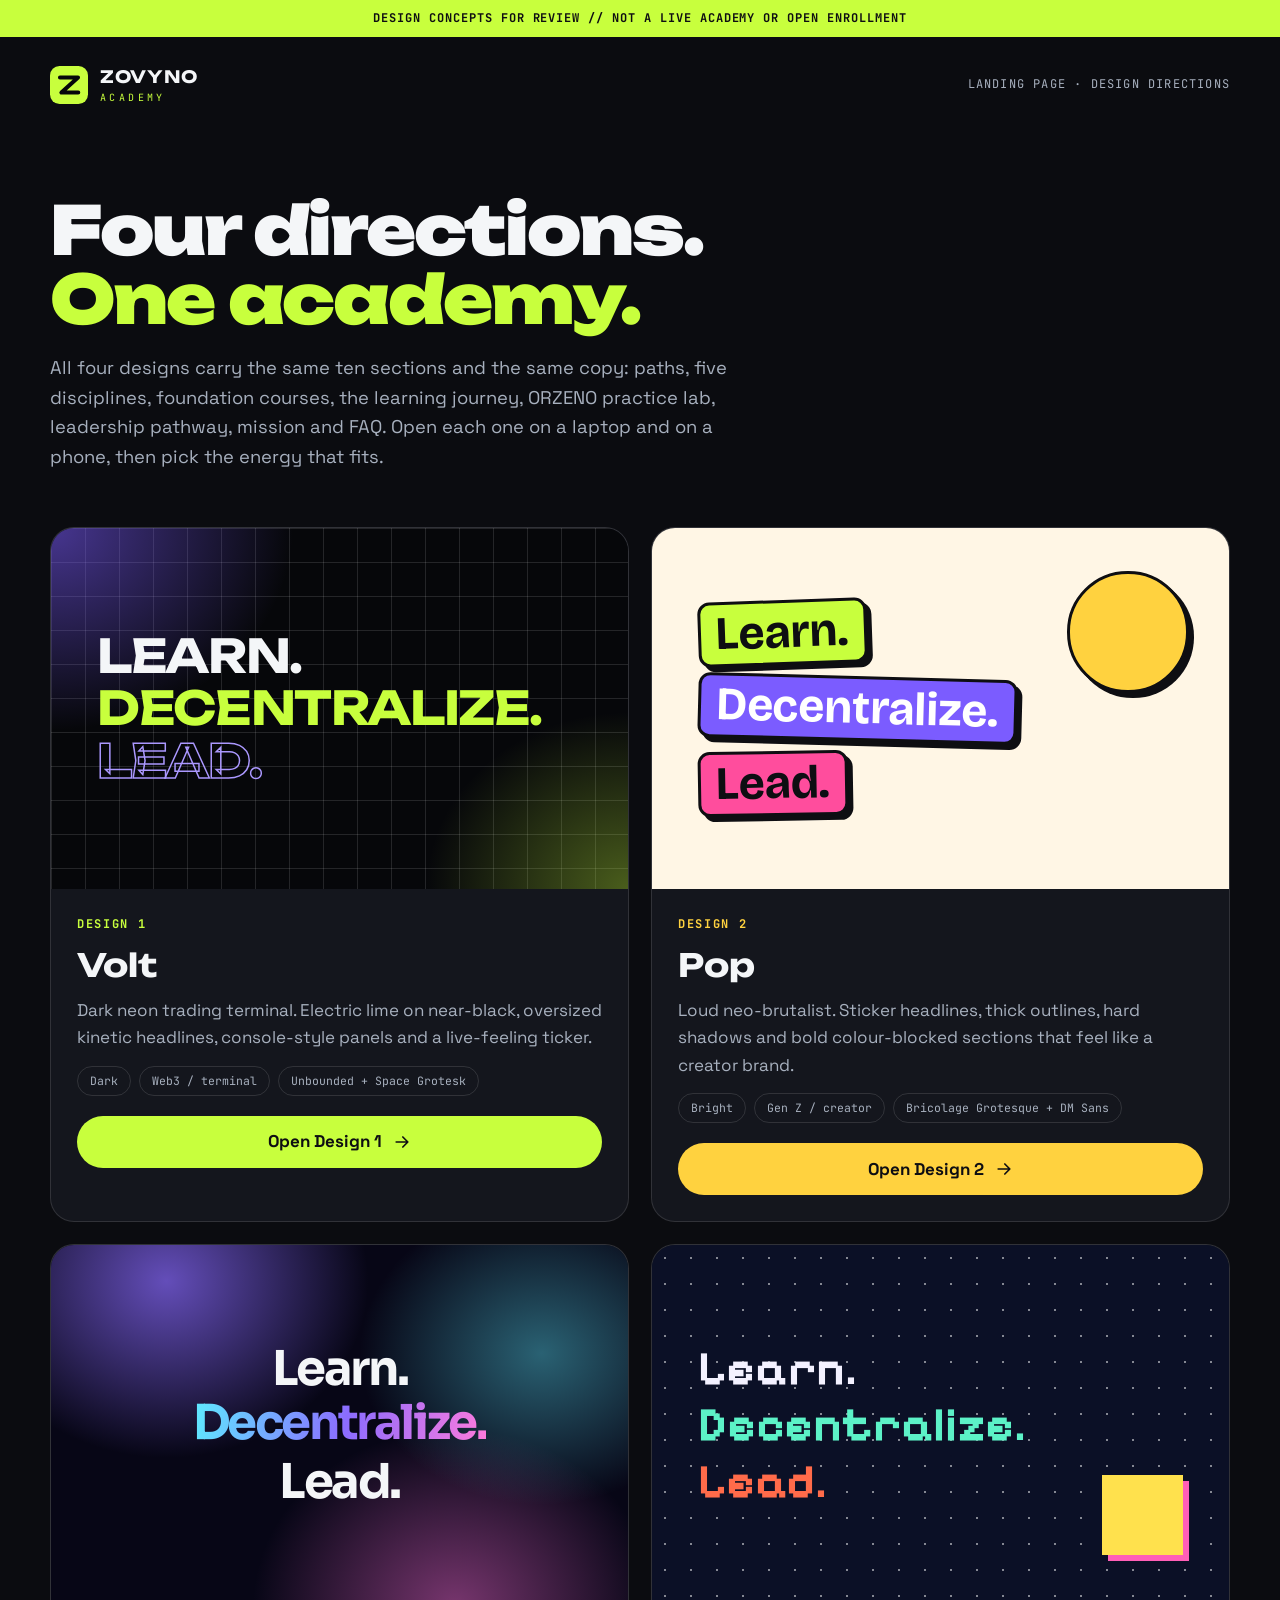
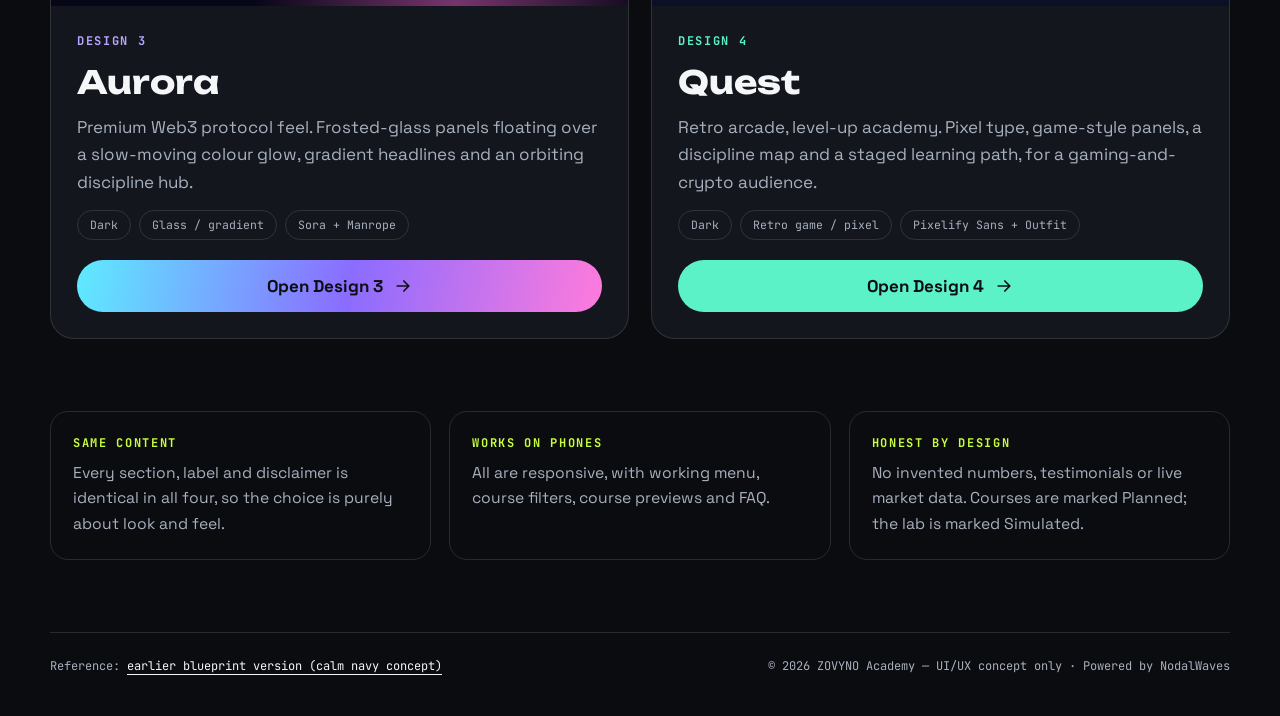
<file: index.html>
<!doctype html>
<html lang="en">
  <head>
    <meta charset="utf-8" />
    <meta name="viewport" content="width=device-width, initial-scale=1" />
    <title>ZOVYNO Academy — Design Directions</title>
    <meta name="description" content="Four landing page design directions for ZOVYNO Academy. Design concepts for review — not a live academy." />
    <meta name="robots" content="noindex, nofollow" />
    <meta name="theme-color" content="#0b0c10" />
    <link rel="icon" href="volt/favicon.svg" type="image/svg+xml" />
    <link rel="preconnect" href="https://fonts.googleapis.com" />
    <link rel="preconnect" href="https://fonts.gstatic.com" crossorigin />
    <link
      href="https://fonts.googleapis.com/css2?family=Bricolage+Grotesque:opsz,wght@12..96,800&family=JetBrains+Mono:wght@400;700&family=Pixelify+Sans:wght@700&family=Sora:wght@800&family=Space+Grotesk:wght@400;500;700&family=Unbounded:wght@700;900&display=swap"
      rel="stylesheet"
    />
    <style>
      :root {
        --bg: #0b0c10;
        --surface: #14161d;
        --line: rgb(255 255 255 / 0.12);
        --text: #f4f6f8;
        --muted: #a7b0be;
        --lime: #c8ff3d;
        --ink: #0e0e12;
        --paper: #fff6e5;
        --purple: #7b5cff;
        --pink: #ff4d9d;
        --sun: #ffd23f;
        --mono: 'JetBrains Mono', ui-monospace, Consolas, monospace;
        --ease: cubic-bezier(0.2, 0.8, 0.2, 1);
      }
      * {
        box-sizing: border-box;
      }
      body {
        margin: 0;
        background: var(--bg);
        color: var(--text);
        font-family: 'Space Grotesk', system-ui, sans-serif;
        font-size: 1.0625rem;
        line-height: 1.6;
        -webkit-font-smoothing: antialiased;
      }
      a {
        color: inherit;
        text-decoration: none;
      }
      h1,
      h2,
      p,
      ul,
      dl,
      dd {
        margin: 0;
      }
      ul {
        padding: 0;
        list-style: none;
      }
      :focus-visible {
        outline: 2px solid var(--lime);
        outline-offset: 4px;
        border-radius: 8px;
      }
      .shell {
        width: min(1180px, 100% - 40px);
        margin-inline: auto;
      }
      .strip {
        padding: 9px 20px;
        background: var(--lime);
        color: var(--ink);
        font-family: var(--mono);
        font-size: 0.75rem;
        font-weight: 700;
        letter-spacing: 0.08em;
        text-align: center;
        text-transform: uppercase;
      }
      header {
        display: flex;
        align-items: center;
        justify-content: space-between;
        gap: 16px;
        flex-wrap: wrap;
        padding-block: 26px;
      }
      .logo {
        display: inline-flex;
        align-items: center;
        gap: 12px;
        font-family: 'Unbounded', sans-serif;
        font-weight: 700;
        letter-spacing: 0.04em;
      }
      .logo img {
        width: 38px;
        height: 38px;
      }
      .logo small {
        display: block;
        font-family: var(--mono);
        font-size: 0.625rem;
        font-weight: 400;
        letter-spacing: 0.34em;
        color: var(--lime);
      }
      .meta {
        font-family: var(--mono);
        font-size: 0.75rem;
        letter-spacing: 0.1em;
        text-transform: uppercase;
        color: var(--muted);
      }
      .intro {
        padding: clamp(24px, 5vw, 64px) 0 clamp(32px, 5vw, 56px);
        max-width: 820px;
      }
      h1 {
        font-family: 'Unbounded', sans-serif;
        font-weight: 900;
        font-size: clamp(2rem, 6vw, 4.2rem);
        line-height: 1.02;
        letter-spacing: -0.03em;
        text-wrap: balance;
      }
      h1 span {
        color: var(--lime);
      }
      .intro p {
        margin-top: 20px;
        color: var(--muted);
        font-size: 1.15rem;
        max-width: 60ch;
      }
      .cards {
        display: grid;
        grid-template-columns: repeat(2, minmax(0, 1fr));
        gap: 22px;
      }
      .card {
        display: flex;
        flex-direction: column;
        border: 1px solid var(--line);
        border-radius: 24px;
        background: var(--surface);
        overflow: hidden;
        transition:
          transform 320ms var(--ease),
          border-color 220ms var(--ease),
          box-shadow 320ms var(--ease);
      }
      .card:hover {
        transform: translateY(-8px);
        border-color: var(--c);
        box-shadow: 0 34px 70px -34px var(--c);
      }
      .thumb {
        position: relative;
        display: grid;
        align-content: center;
        gap: 6px;
        aspect-ratio: 16 / 10;
        padding: 8%;
        overflow: hidden;
      }
      .thumb--volt {
        background:
          radial-gradient(60% 80% at 0% 0%, rgb(124 92 255 / 0.55), transparent 70%),
          radial-gradient(50% 70% at 100% 100%, rgb(200 255 61 / 0.35), transparent 70%),
          linear-gradient(var(--line) 1px, transparent 1px) 0 0 / 34px 34px,
          linear-gradient(90deg, var(--line) 1px, transparent 1px) 0 0 / 34px 34px,
          #06070a;
        font-family: 'Unbounded', sans-serif;
        font-weight: 900;
        font-size: clamp(1.3rem, 4vw, 2.9rem);
        line-height: 1;
        letter-spacing: -0.03em;
        text-transform: uppercase;
      }
      .thumb--volt b:nth-child(2) {
        color: var(--lime);
      }
      .thumb--volt b:nth-child(3) {
        color: transparent;
        -webkit-text-stroke: 1.5px #ab98ff;
      }
      .thumb--pop {
        background: var(--paper);
        justify-items: start;
        gap: 10px;
        font-family: 'Bricolage Grotesque', sans-serif;
        font-weight: 800;
        font-size: clamp(1.3rem, 4vw, 2.9rem);
        line-height: 1;
        color: var(--ink);
      }
      .thumb--pop b {
        padding: 0.12em 0.32em 0.16em;
        border: 3px solid var(--ink);
        border-radius: 12px;
        box-shadow: 5px 5px 0 var(--ink);
      }
      .thumb--pop b:nth-child(1) {
        background: var(--lime);
        transform: rotate(-2deg);
      }
      .thumb--pop b:nth-child(2) {
        background: var(--purple);
        color: #fff;
        transform: rotate(1.5deg);
      }
      .thumb--pop b:nth-child(3) {
        background: var(--pink);
        transform: rotate(-1deg);
      }
      .thumb--pop i {
        position: absolute;
        right: 7%;
        top: 12%;
        width: 21%;
        aspect-ratio: 1;
        border: 3px solid var(--ink);
        border-radius: 50%;
        background: var(--sun);
        box-shadow: 5px 5px 0 var(--ink);
      }
      .thumb--aurora {
        justify-items: center;
        text-align: center;
        background:
          radial-gradient(50% 70% at 20% 10%, rgb(139 108 255 / 0.7), transparent 70%),
          radial-gradient(45% 60% at 85% 30%, rgb(94 235 255 / 0.4), transparent 70%),
          radial-gradient(50% 70% at 70% 100%, rgb(255 111 216 / 0.45), transparent 70%),
          #070616;
        font-family: 'Sora', sans-serif;
        font-weight: 800;
        font-size: clamp(1.4rem, 4.2vw, 3rem);
        line-height: 1;
        letter-spacing: -0.05em;
      }
      .thumb--aurora b:nth-child(2) {
        background: linear-gradient(100deg, #5eebff, #8b6cff 52%, #ff7bdc);
        -webkit-background-clip: text;
        background-clip: text;
        color: transparent;
        padding-bottom: 0.1em;
      }
      .thumb--quest {
        background:
          radial-gradient(circle, rgb(255 255 255 / 0.5) 1px, transparent 1.5px) 0 0 / 26px 26px,
          #0b1026;
        font-family: 'Pixelify Sans', monospace;
        font-weight: 700;
        font-size: clamp(1.4rem, 4.2vw, 3rem);
        line-height: 1.05;
        color: #f3f1ff;
      }
      .thumb--quest b:nth-child(2) {
        color: #5cf2c7;
      }
      .thumb--quest b:nth-child(3) {
        color: #ff6b4a;
      }
      .thumb--quest i {
        position: absolute;
        right: 8%;
        bottom: 14%;
        width: 14%;
        aspect-ratio: 1;
        background: #ffe14d;
        box-shadow: 6px 6px 0 #ff5fb7;
      }
      .body {
        display: grid;
        gap: 14px;
        padding: 26px;
        flex: 1;
        align-content: start;
      }
      .num {
        font-family: var(--mono);
        font-size: 0.75rem;
        font-weight: 700;
        letter-spacing: 0.14em;
        text-transform: uppercase;
        color: var(--c);
      }
      h2 {
        font-family: 'Unbounded', sans-serif;
        font-size: clamp(1.4rem, 2.6vw, 2rem);
        line-height: 1.1;
      }
      .body p {
        color: var(--muted);
      }
      .chips {
        display: flex;
        flex-wrap: wrap;
        gap: 8px;
      }
      .chips li {
        padding: 5px 12px;
        border: 1px solid var(--line);
        border-radius: 999px;
        font-family: var(--mono);
        font-size: 0.72rem;
        color: var(--muted);
      }
      .open {
        display: inline-flex;
        align-items: center;
        justify-content: center;
        gap: 10px;
        min-height: 52px;
        margin-top: 6px;
        padding: 0 24px;
        border-radius: 999px;
        background: var(--c);
        color: var(--ink);
        font-weight: 700;
      }
      .open svg {
        width: 20px;
        height: 20px;
        fill: none;
        stroke: currentColor;
        stroke-width: 2;
        stroke-linecap: round;
        stroke-linejoin: round;
        transition: transform 220ms var(--ease);
      }
      .card:hover .open svg {
        transform: translateX(5px);
      }
      .notes {
        display: grid;
        grid-template-columns: repeat(3, minmax(0, 1fr));
        gap: 18px;
        margin-top: clamp(40px, 6vw, 72px);
      }
      .note {
        padding: 22px;
        border: 1px solid var(--line);
        border-radius: 18px;
      }
      .note h3 {
        margin: 0 0 8px;
        font-family: var(--mono);
        font-size: 0.75rem;
        letter-spacing: 0.14em;
        text-transform: uppercase;
        color: var(--lime);
      }
      .note p {
        color: var(--muted);
        font-size: 0.98rem;
      }
      footer {
        display: flex;
        justify-content: space-between;
        gap: 12px 32px;
        flex-wrap: wrap;
        margin-top: clamp(40px, 6vw, 72px);
        padding-block: 24px 40px;
        border-top: 1px solid var(--line);
        font-family: var(--mono);
        font-size: 0.75rem;
        color: var(--muted);
      }
      footer a {
        color: var(--text);
        text-decoration: underline;
        text-underline-offset: 4px;
      }
      footer a:hover {
        color: var(--lime);
      }
      @media (max-width: 820px) {
        .cards,
        .notes {
          grid-template-columns: minmax(0, 1fr);
        }
      }
      @media (prefers-reduced-motion: reduce) {
        * {
          transition: none !important;
        }
      }
    </style>
  </head>
  <body>
    <p class="strip" role="note">Design concepts for review // Not a live academy or open enrollment</p>

    <div class="shell">
      <header>
        <span class="logo"><img src="volt/favicon.svg" alt="" /><span>ZOVYNO<small>ACADEMY</small></span></span>
        <span class="meta">Landing page · Design directions</span>
      </header>

      <main>
        <section class="intro">
          <h1>Four directions. <span>One academy.</span></h1>
          <p>
            All four designs carry the same ten sections and the same copy: paths, five disciplines, foundation courses, the
            learning journey, ORZENO practice lab, leadership pathway, mission and FAQ. Open each one on a laptop and on
            a phone, then pick the energy that fits.
          </p>
        </section>

        <div class="cards">
          <a class="card" href="volt/" style="--c: var(--lime)">
            <div class="thumb thumb--volt" aria-hidden="true"><b>Learn.</b><b>Decentralize.</b><b>Lead.</b></div>
            <div class="body">
              <span class="num">Design 1</span>
              <h2>Volt</h2>
              <p>Dark neon trading terminal. Electric lime on near-black, oversized kinetic headlines, console-style panels and a live-feeling ticker.</p>
              <ul class="chips"><li>Dark</li><li>Web3 / terminal</li><li>Unbounded + Space Grotesk</li></ul>
              <span class="open">Open Design 1 <svg viewBox="0 0 24 24"><path d="M5 12h14M13 6l6 6-6 6" /></svg></span>
            </div>
          </a>

          <a class="card" href="pop/" style="--c: var(--sun)">
            <div class="thumb thumb--pop" aria-hidden="true"><b>Learn.</b><b>Decentralize.</b><b>Lead.</b><i></i></div>
            <div class="body">
              <span class="num">Design 2</span>
              <h2>Pop</h2>
              <p>Loud neo-brutalist. Sticker headlines, thick outlines, hard shadows and bold colour-blocked sections that feel like a creator brand.</p>
              <ul class="chips"><li>Bright</li><li>Gen Z / creator</li><li>Bricolage Grotesque + DM Sans</li></ul>
              <span class="open">Open Design 2 <svg viewBox="0 0 24 24"><path d="M5 12h14M13 6l6 6-6 6" /></svg></span>
            </div>
          </a>

          <a class="card" href="aurora/" style="--c: #8b6cff">
            <div class="thumb thumb--aurora" aria-hidden="true"><b>Learn.</b><b>Decentralize.</b><b>Lead.</b></div>
            <div class="body">
              <span class="num" style="color: #b7a6ff">Design 3</span>
              <h2>Aurora</h2>
              <p>Premium Web3 protocol feel. Frosted-glass panels floating over a slow-moving colour glow, gradient headlines and an orbiting discipline hub.</p>
              <ul class="chips"><li>Dark</li><li>Glass / gradient</li><li>Sora + Manrope</li></ul>
              <span class="open" style="background: linear-gradient(100deg, #5eebff, #8b6cff 52%, #ff7bdc)">Open Design 3 <svg viewBox="0 0 24 24"><path d="M5 12h14M13 6l6 6-6 6" /></svg></span>
            </div>
          </a>

          <a class="card" href="quest/" style="--c: #5cf2c7">
            <div class="thumb thumb--quest" aria-hidden="true"><b>Learn.</b><b>Decentralize.</b><b>Lead.</b><i></i></div>
            <div class="body">
              <span class="num">Design 4</span>
              <h2>Quest</h2>
              <p>Retro arcade, level-up academy. Pixel type, game-style panels, a discipline map and a staged learning path, for a gaming-and-crypto audience.</p>
              <ul class="chips"><li>Dark</li><li>Retro game / pixel</li><li>Pixelify Sans + Outfit</li></ul>
              <span class="open">Open Design 4 <svg viewBox="0 0 24 24"><path d="M5 12h14M13 6l6 6-6 6" /></svg></span>
            </div>
          </a>
        </div>

        <div class="notes">
          <div class="note"><h3>Same content</h3><p>Every section, label and disclaimer is identical in all four, so the choice is purely about look and feel.</p></div>
          <div class="note"><h3>Works on phones</h3><p>All are responsive, with working menu, course filters, course previews and FAQ.</p></div>
          <div class="note"><h3>Honest by design</h3><p>No invented numbers, testimonials or live market data. Courses are marked Planned; the lab is marked Simulated.</p></div>
        </div>
      </main>

      <footer>
        <span>Reference: <a href="classic/">earlier blueprint version (calm navy concept)</a></span>
        <span>© 2026 ZOVYNO Academy — UI/UX concept only · Powered by NodalWaves</span>
      </footer>
    </div>
  </body>
</html>
</file>
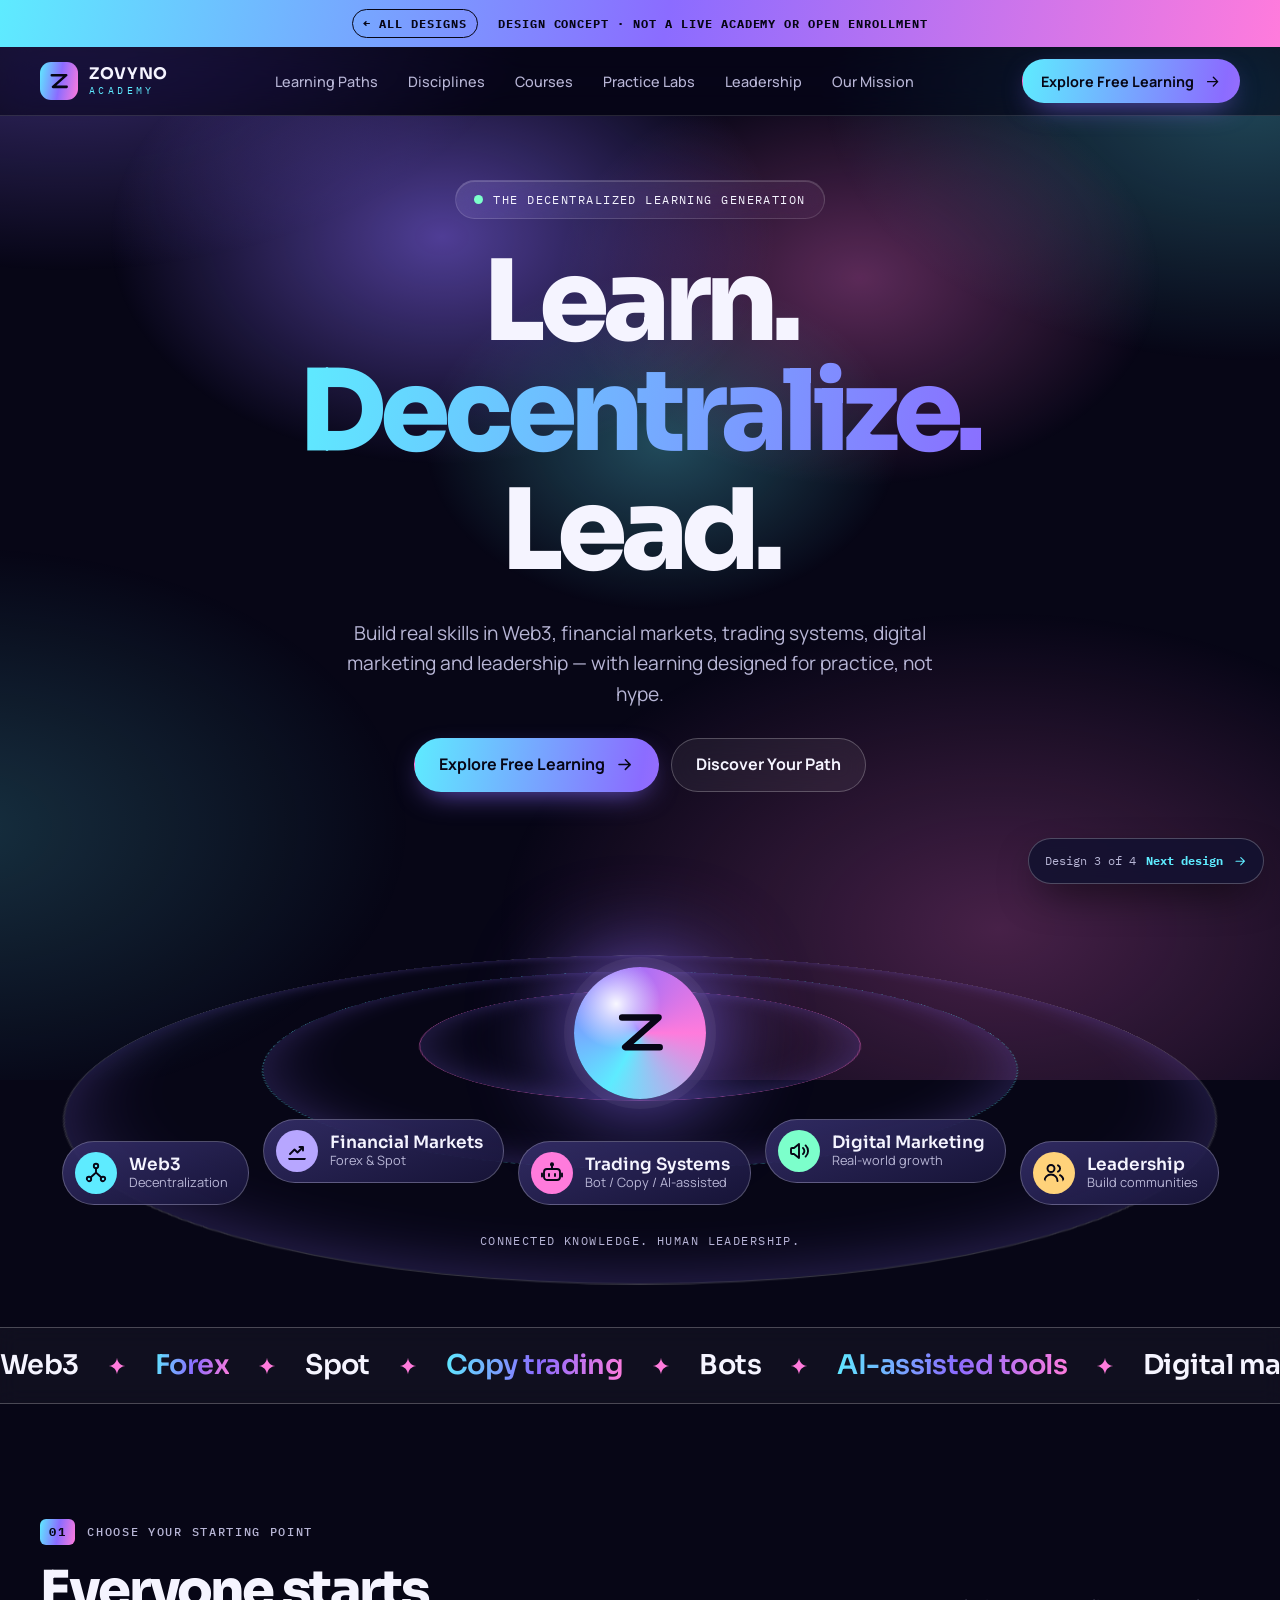
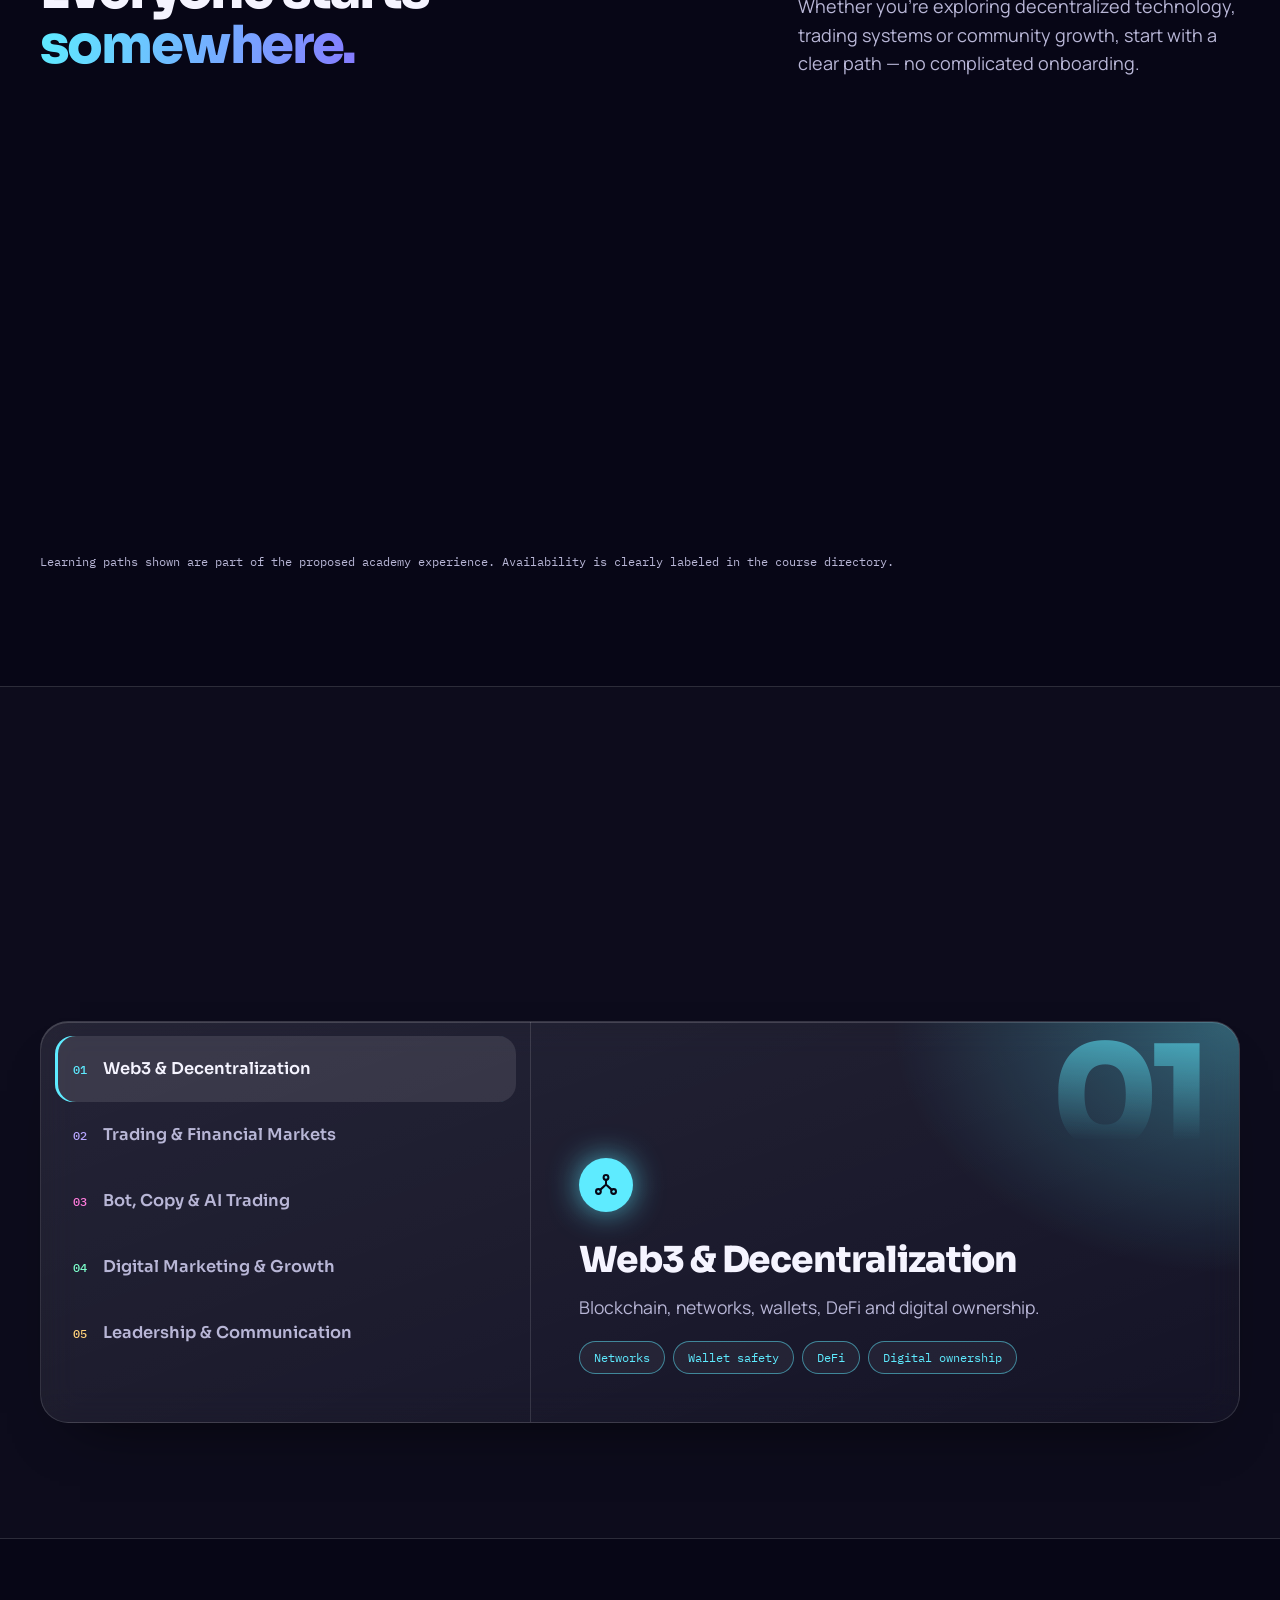
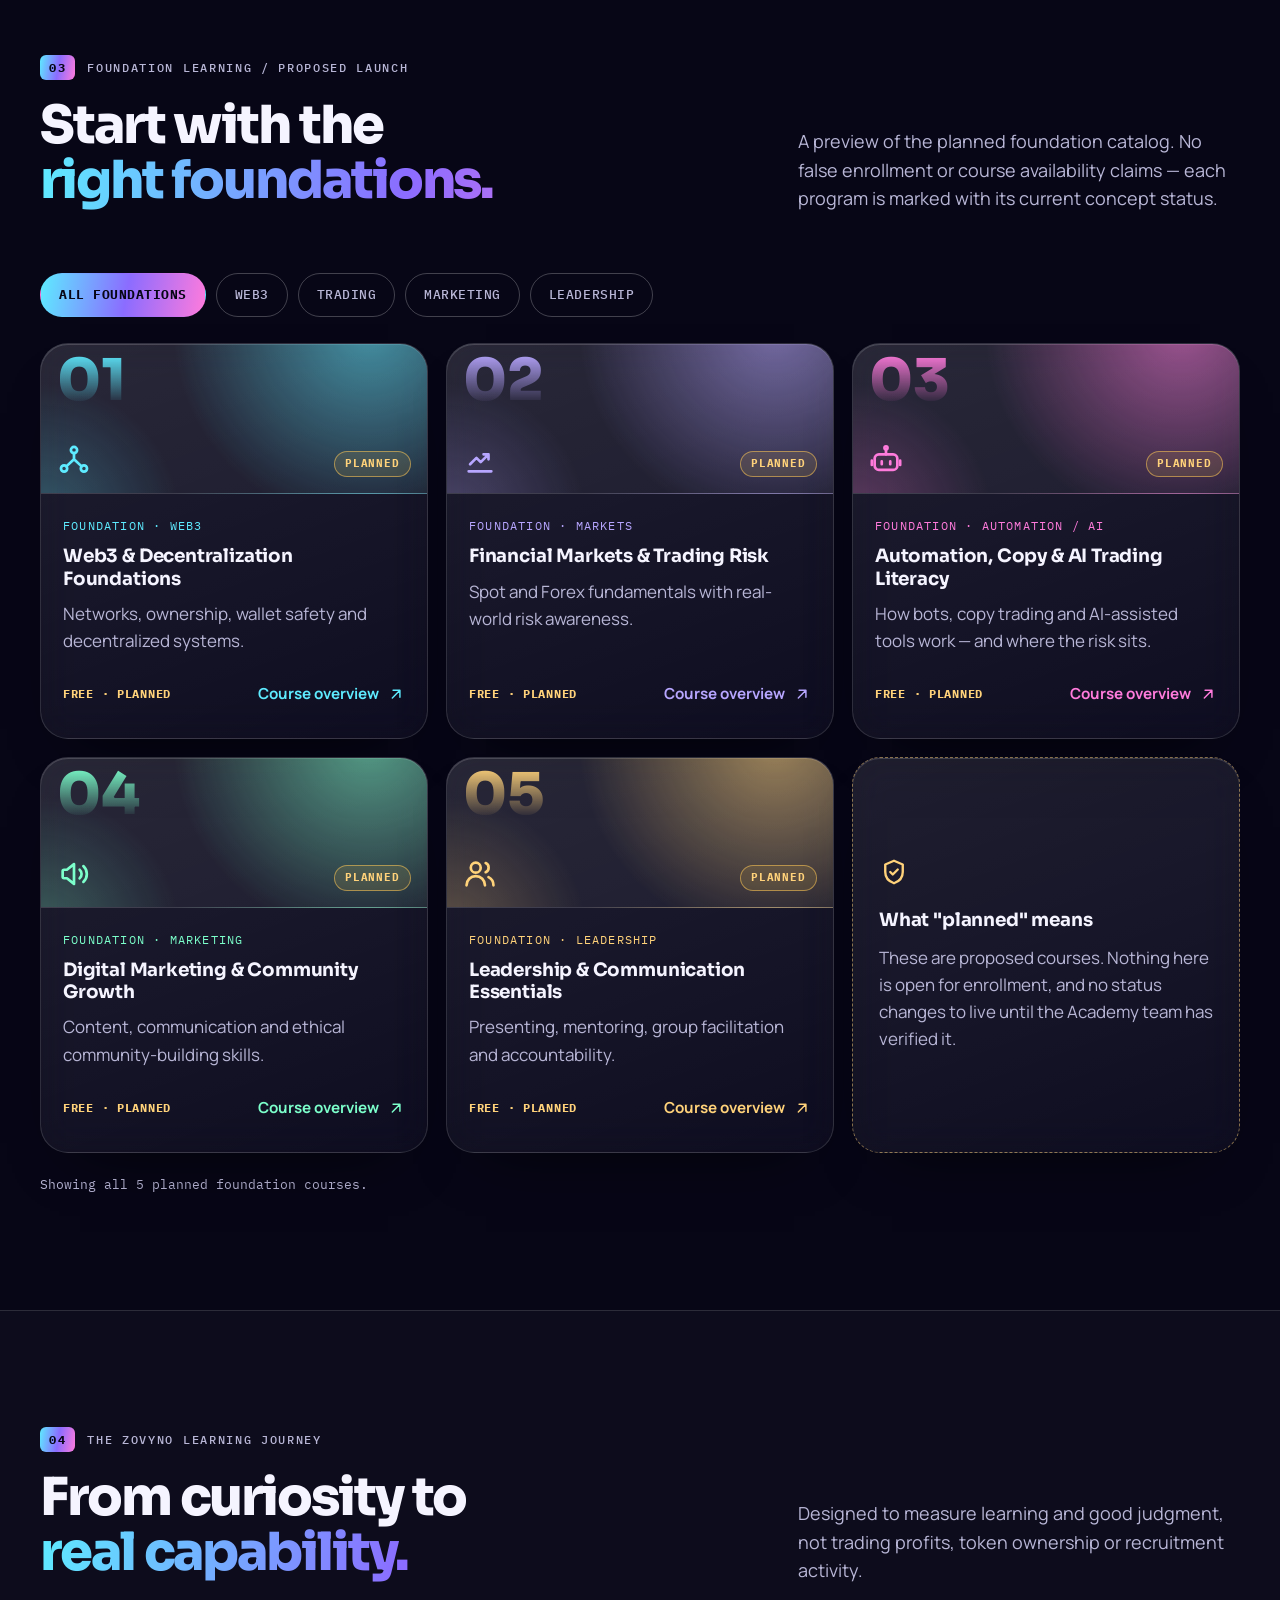
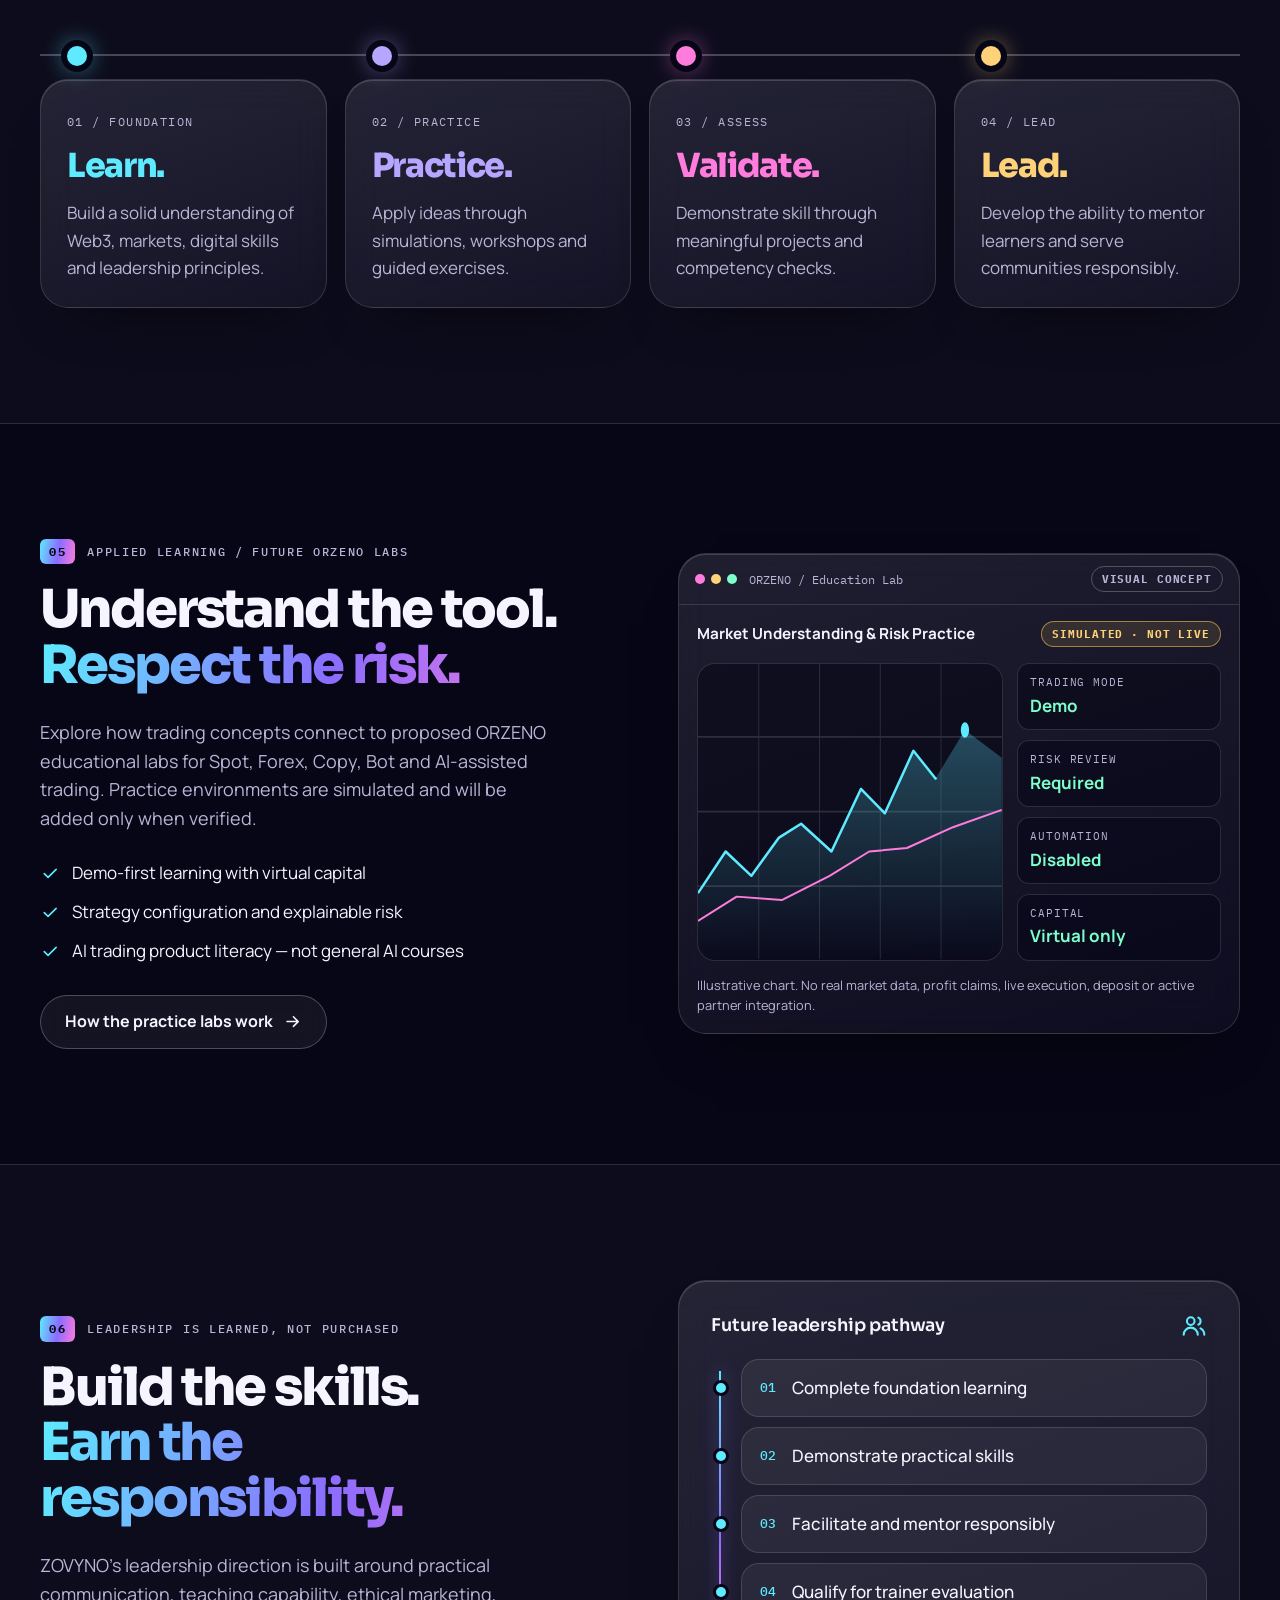
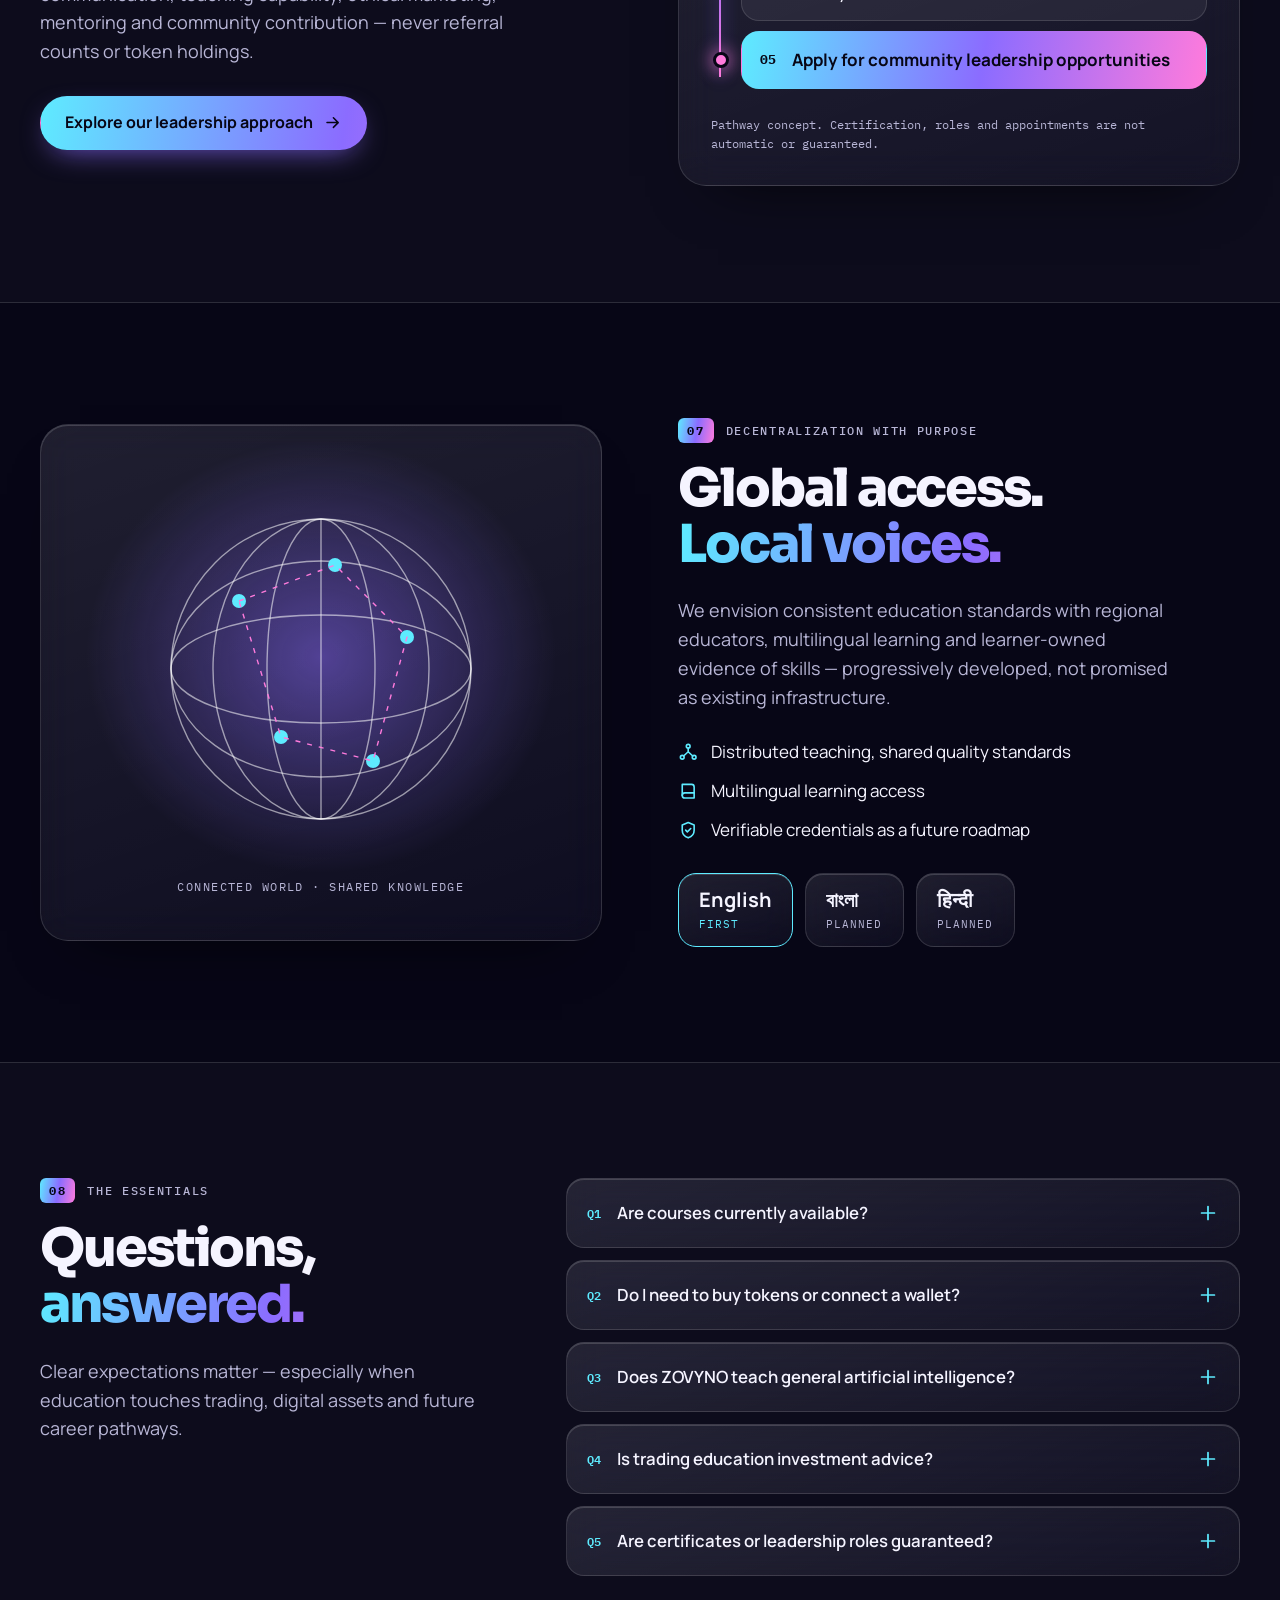
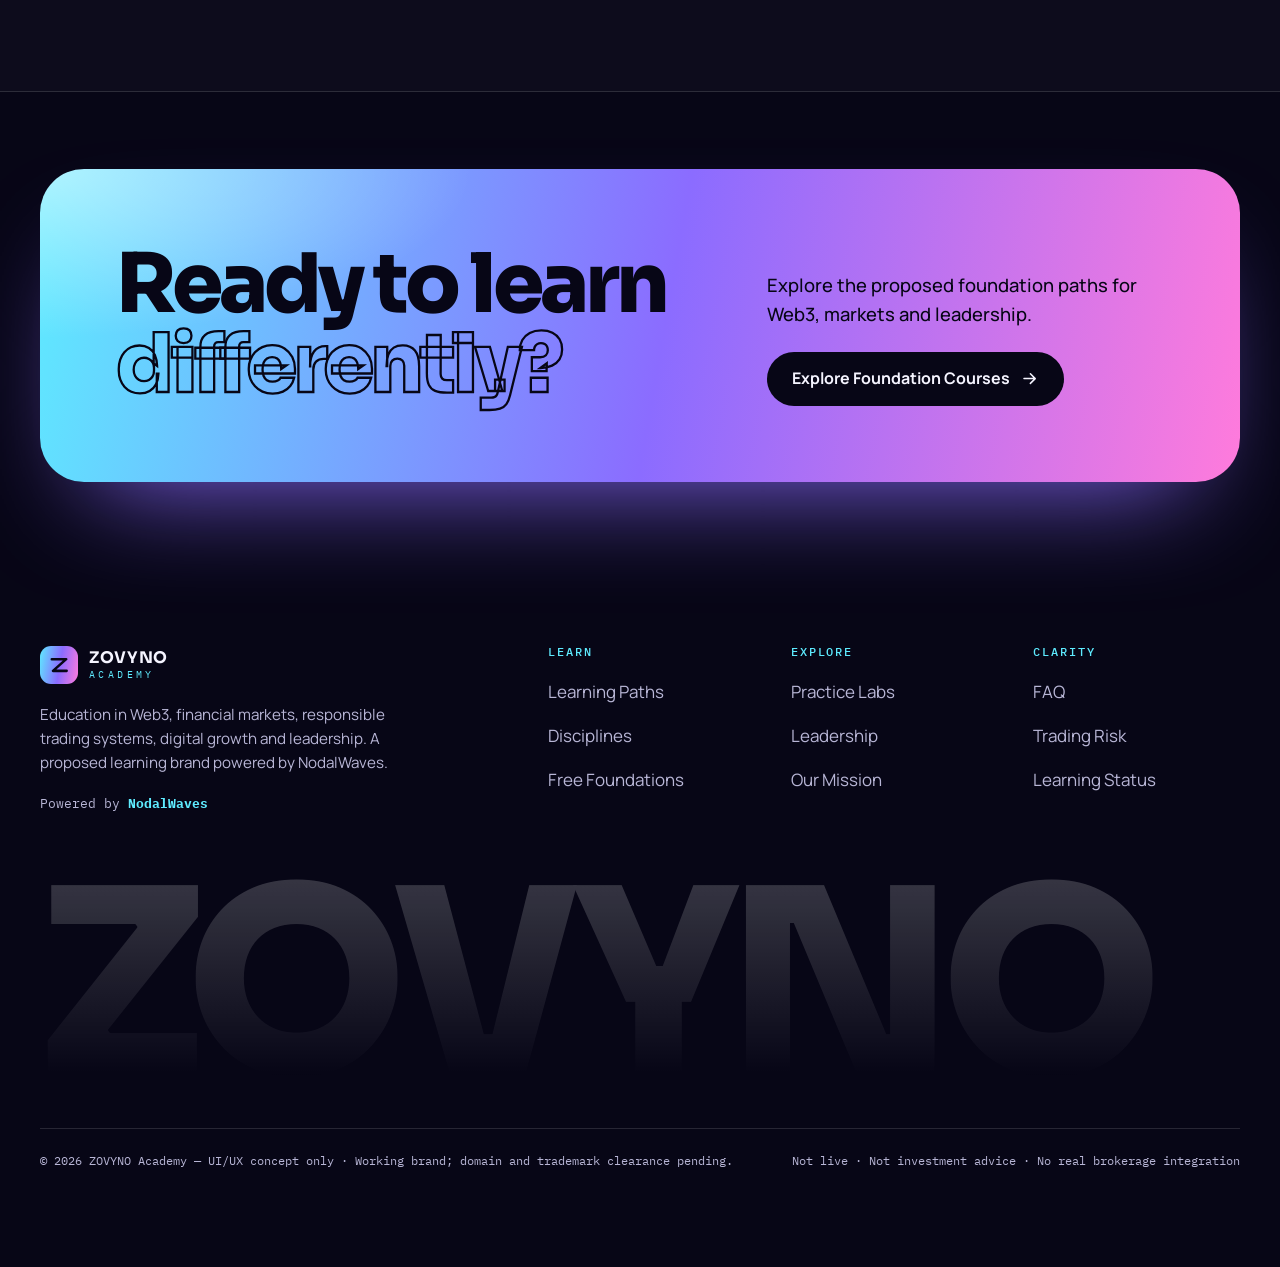
<file: aurora/index.html>
<!doctype html>
<html lang="en">
  <head>
    <meta charset="utf-8" />
    <meta name="viewport" content="width=device-width, initial-scale=1" />
    <title>ZOVYNO Academy — Design 3: Aurora</title>
    <meta
      name="description"
      content="ZOVYNO Academy design concept: practical learning in Web3, financial markets, trading systems, digital marketing and leadership. Not a live academy or open enrollment."
    />
    <meta name="robots" content="noindex, nofollow" />
    <meta name="theme-color" content="#070616" />
    <link rel="icon" href="favicon.svg" type="image/svg+xml" />
    <link rel="preconnect" href="https://fonts.googleapis.com" />
    <link rel="preconnect" href="https://fonts.gstatic.com" crossorigin />
    <link
      href="https://fonts.googleapis.com/css2?family=IBM+Plex+Mono:wght@400;500;600&family=Manrope:wght@400;500;700;800&family=Sora:wght@600;800&display=swap"
      rel="stylesheet"
    />
    <link rel="stylesheet" href="styles.css" />
    <script>
      document.documentElement.classList.add('js');
    </script>
  </head>

  <body id="top">
    <svg class="sprite" aria-hidden="true" focusable="false">
      <symbol id="i-arrow" viewBox="0 0 24 24"><path d="M5 12h14M13 6l6 6-6 6" /></symbol>
      <symbol id="i-arrow-ur" viewBox="0 0 24 24"><path d="M7 17 17 7M8 7h9v9" /></symbol>
      <symbol id="i-shield" viewBox="0 0 24 24"><path d="M12 3l7 3v6c0 4.4-3 7.6-7 9-4-1.4-7-4.6-7-9V6l7-3z" /><path d="M9 12l2 2 4-4" /></symbol>
      <symbol id="i-network" viewBox="0 0 24 24"><circle cx="12" cy="5" r="2.2" /><circle cx="5" cy="18" r="2.2" /><circle cx="19" cy="18" r="2.2" /><path d="M12 7.2v4.3M12 11.5l-5.4 5M12 11.5l5.4 5" /></symbol>
      <symbol id="i-market" viewBox="0 0 24 24"><path d="M4 20h16M5 15l4.5-4.5 3 3L18 8M14.5 8H18v3.5" /></symbol>
      <symbol id="i-bot" viewBox="0 0 24 24"><rect x="4" y="8" width="16" height="11" rx="3" /><path d="M12 8V4.6M9 13v2M15 13v2M2 12.5v3M22 12.5v3" /><circle cx="12" cy="3.4" r="1.1" /></symbol>
      <symbol id="i-megaphone" viewBox="0 0 24 24"><path d="M4 10v4a1 1 0 0 0 1 1h2l5 4V5L7 9H5a1 1 0 0 0-1 1z" /><path d="M16 9a4 4 0 0 1 0 6M18.6 6.4a7.6 7.6 0 0 1 0 11.2" /></symbol>
      <symbol id="i-lead" viewBox="0 0 24 24"><circle cx="9" cy="7.5" r="3.5" /><path d="M2.5 20a6.5 6.5 0 0 1 13 0M16 4.3a3.5 3.5 0 0 1 0 6.4M18 14.2a6.5 6.5 0 0 1 3.5 5.8" /></symbol>
      <symbol id="i-check" viewBox="0 0 24 24"><path d="M5 12.5l4.5 4.5L19 7.5" /></symbol>
      <symbol id="i-close" viewBox="0 0 24 24"><path d="M6 6l12 12M18 6 6 18" /></symbol>
      <symbol id="i-plus" viewBox="0 0 24 24"><path d="M12 5v14M5 12h14" /></symbol>
      <symbol id="i-book" viewBox="0 0 24 24"><path d="M5 4h11a3 3 0 0 1 3 3v13H8a3 3 0 0 1-3-3V4z" /><path d="M5 17a3 3 0 0 1 3-3h11" /></symbol>
      <symbol id="i-menu" viewBox="0 0 24 24"><path d="M4 7h16M4 12h16M4 17h16" /></symbol>
      <symbol id="i-bolt" viewBox="0 0 24 24"><path d="M13 2 4 14h7l-1 8 9-12h-7l1-8z" /></symbol>
      <symbol id="i-star" viewBox="0 0 24 24"><path d="M12 2c.6 5.6 4.4 9.4 10 10-5.6.6-9.4 4.4-10 10-.6-5.6-4.4-9.4-10-10 5.6-.6 9.4-4.4 10-10z" /></symbol>
      <symbol id="i-mark" viewBox="0 0 32 32"><path d="M6.4 8.2h19.2L8 23.8h18.2" /></symbol>
    </svg>

    <a class="skip" href="#main">Skip to content</a>
    <div class="progress" aria-hidden="true"><i id="progress-bar"></i></div>

    <p class="strip" role="note">
      <a href="../">&larr; All designs</a>
      <span>Design concept <b aria-hidden="true">·</b> Not a live academy<span class="strip-extra"> or open enrollment</span></span>
    </p>

    <header class="header" id="header">
      <div class="shell header-in">
        <a class="logo" href="#top" aria-label="ZOVYNO Academy — back to top">
          <span class="logo-mark" aria-hidden="true"><svg viewBox="0 0 32 32"><use href="#i-mark" /></svg></span>
          <span class="logo-word"><strong>ZOVYNO</strong><small>ACADEMY</small></span>
        </a>

        <nav class="nav" aria-label="Primary">
          <a href="#paths">Learning Paths</a>
          <a href="#pillars">Disciplines</a>
          <a href="#courses">Courses</a>
          <a href="#labs">Practice Labs</a>
          <a href="#leadership">Leadership</a>
          <a href="#mission">Our Mission</a>
        </nav>

        <a class="btn btn--primary btn--sm header-cta" href="#courses">Explore Free Learning <svg class="i"><use href="#i-arrow" /></svg></a>

        <button class="menu-btn" id="menu-btn" type="button" aria-expanded="false" aria-controls="mobile-panel" aria-label="Open menu">
          <svg class="i i--open"><use href="#i-menu" /></svg>
          <svg class="i i--close"><use href="#i-close" /></svg>
        </button>
      </div>

      <div class="mobile-panel" id="mobile-panel" hidden>
        <nav aria-label="Mobile">
          <a href="#paths"><span>01</span>Learning Paths</a>
          <a href="#pillars"><span>02</span>Disciplines</a>
          <a href="#courses"><span>03</span>Courses</a>
          <a href="#labs"><span>04</span>Practice Labs</a>
          <a href="#leadership"><span>05</span>Leadership</a>
          <a href="#mission"><span>06</span>Our Mission</a>
        </nav>
        <a class="btn btn--primary" href="#courses">Explore Free Learning <svg class="i"><use href="#i-arrow" /></svg></a>
      </div>
    </header>

    <main id="main">
      <!-- 01 · Hero -->
      <section class="hero" aria-labelledby="hero-title">
        <div class="shell hero-in">
          <p class="kicker"><i class="pulse" aria-hidden="true"></i>The decentralized learning generation</p>

          <h1 id="hero-title"><span>Learn.</span> <span class="grad">Decentralize.</span> <span>Lead.</span></h1>

          <p class="hero-body" data-reveal>
            Build real skills in Web3, financial markets, trading systems, digital marketing and leadership — with
            learning designed for practice, not hype.
          </p>
          <div class="hero-actions" data-reveal>
            <a class="btn btn--primary" href="#courses">Explore Free Learning <svg class="i"><use href="#i-arrow" /></svg></a>
            <a class="btn btn--ghost" href="#paths">Discover Your Path</a>
          </div>
          <p class="hero-note" data-reveal><svg class="i"><use href="#i-shield" /></svg>Start with knowledge. No wallet, token purchase or trading deposit required.</p>

          <div class="orbit" data-reveal>
            <div class="orbit-rings" aria-hidden="true">
              <i></i><i></i><i></i>
              <span class="core"><svg viewBox="0 0 32 32"><use href="#i-mark" /></svg></span>
            </div>
            <ul class="orbit-nodes" aria-label="The five disciplines">
              <li><a href="#pillar-web3" style="--c: var(--a1); --i: 0"><svg class="i"><use href="#i-network" /></svg><span><b>Web3</b><small>Decentralization</small></span></a></li>
              <li><a href="#pillar-trading" style="--c: var(--a2); --i: 1"><svg class="i"><use href="#i-market" /></svg><span><b>Financial Markets</b><small>Forex &amp; Spot</small></span></a></li>
              <li><a href="#pillar-automation" style="--c: var(--a3); --i: 2"><svg class="i"><use href="#i-bot" /></svg><span><b>Trading Systems</b><small>Bot / Copy / AI-assisted</small></span></a></li>
              <li><a href="#pillar-marketing" style="--c: var(--a4); --i: 3"><svg class="i"><use href="#i-megaphone" /></svg><span><b>Digital Marketing</b><small>Real-world growth</small></span></a></li>
              <li><a href="#pillar-leadership" style="--c: var(--a5); --i: 4"><svg class="i"><use href="#i-lead" /></svg><span><b>Leadership</b><small>Build communities</small></span></a></li>
            </ul>
            <p class="orbit-caption">Connected knowledge. Human leadership.</p>
          </div>
        </div>

        <div class="ticker" aria-hidden="true">
          <div class="ticker-track">
            <span>Web3</span><svg class="i"><use href="#i-star" /></svg><span class="is-out">Forex</span><svg class="i"><use href="#i-star" /></svg><span>Spot</span><svg class="i"><use href="#i-star" /></svg><span class="is-out">Copy trading</span><svg class="i"><use href="#i-star" /></svg><span>Bots</span><svg class="i"><use href="#i-star" /></svg><span class="is-out">AI-assisted tools</span><svg class="i"><use href="#i-star" /></svg><span>Digital marketing</span><svg class="i"><use href="#i-star" /></svg><span class="is-out">Leadership</span><svg class="i"><use href="#i-star" /></svg><span>Risk first</span><svg class="i"><use href="#i-star" /></svg>
            <span>Web3</span><svg class="i"><use href="#i-star" /></svg><span class="is-out">Forex</span><svg class="i"><use href="#i-star" /></svg><span>Spot</span><svg class="i"><use href="#i-star" /></svg><span class="is-out">Copy trading</span><svg class="i"><use href="#i-star" /></svg><span>Bots</span><svg class="i"><use href="#i-star" /></svg><span class="is-out">AI-assisted tools</span><svg class="i"><use href="#i-star" /></svg><span>Digital marketing</span><svg class="i"><use href="#i-star" /></svg><span class="is-out">Leadership</span><svg class="i"><use href="#i-star" /></svg><span>Risk first</span><svg class="i"><use href="#i-star" /></svg>
          </div>
        </div>
      </section>

      <!-- 02 · Paths -->
      <section class="section" id="paths" aria-labelledby="paths-title">
        <div class="shell">
          <div class="head" data-reveal>
            <div>
              <p class="label"><span>01</span>Choose your starting point</p>
              <h2 id="paths-title">Everyone starts <span class="hl">somewhere.</span></h2>
            </div>
            <p class="lead">
              Whether you're exploring decentralized technology, trading systems or community growth, start with a clear
              path — no complicated onboarding.
            </p>
          </div>

          <div class="paths">
            <a class="path spot" style="--c: var(--a1)" href="#courses" data-path-filter="web3" data-reveal>
              <span class="path-num" aria-hidden="true">01</span>
              <span class="path-ico"><svg class="i"><use href="#i-network" /></svg></span>
              <span class="path-tag">Path / 01</span>
              <h3>Explore Decentralization.</h3>
              <p>Understand blockchain networks, digital ownership and why decentralization matters.</p>
              <span class="go">View foundation path <svg class="i"><use href="#i-arrow" /></svg></span>
            </a>
            <a class="path spot" style="--c: var(--a2)" href="#courses" data-path-filter="trading" data-reveal>
              <span class="path-num" aria-hidden="true">02</span>
              <span class="path-ico"><svg class="i"><use href="#i-market" /></svg></span>
              <span class="path-tag">Path / 02</span>
              <h3>Build Trading Skills.</h3>
              <p>Learn financial markets, risk management and responsible automation.</p>
              <span class="go">Explore trading path <svg class="i"><use href="#i-arrow" /></svg></span>
            </a>
            <a class="path spot" style="--c: var(--a3)" href="#courses" data-path-filter="leadership" data-reveal>
              <span class="path-num" aria-hidden="true">03</span>
              <span class="path-ico"><svg class="i"><use href="#i-lead" /></svg></span>
              <span class="path-tag">Path / 03</span>
              <h3>Grow as a Leader.</h3>
              <p>Practice digital marketing, communication, mentoring and community leadership.</p>
              <span class="go">See leadership path <svg class="i"><use href="#i-arrow" /></svg></span>
            </a>
          </div>

          <p class="fine">Learning paths shown are part of the proposed academy experience. Availability is clearly labeled in the course directory.</p>
        </div>
      </section>

      <!-- 03 · Pillars -->
      <section class="section section--panel" id="pillars" aria-labelledby="pillars-title">
        <div class="shell">
          <div class="head" data-reveal>
            <div>
              <p class="label"><span>02</span>A focused curriculum</p>
              <h2 id="pillars-title">Five disciplines. <span class="hl">One bigger purpose.</span></h2>
            </div>
            <p class="lead">
              Built around meaningful skills that connect technical understanding, financial judgment, responsible growth
              and future leadership.
            </p>
          </div>

          <div class="disc" data-reveal>
            <div class="disc-tabs" role="tablist" aria-label="The five disciplines">
              <button type="button" role="tab" id="tab-web3" aria-controls="pillar-web3" aria-selected="true" style="--c: var(--a1)"><span>01</span>Web3 &amp; Decentralization</button>
              <button type="button" role="tab" id="tab-trading" aria-controls="pillar-trading" aria-selected="false" style="--c: var(--a2)"><span>02</span>Trading &amp; Financial Markets</button>
              <button type="button" role="tab" id="tab-automation" aria-controls="pillar-automation" aria-selected="false" style="--c: var(--a3)"><span>03</span>Bot, Copy &amp; AI Trading</button>
              <button type="button" role="tab" id="tab-marketing" aria-controls="pillar-marketing" aria-selected="false" style="--c: var(--a4)"><span>04</span>Digital Marketing &amp; Growth</button>
              <button type="button" role="tab" id="tab-leadership" aria-controls="pillar-leadership" aria-selected="false" style="--c: var(--a5)"><span>05</span>Leadership &amp; Communication</button>
            </div>
            <div class="disc-panels">
              <article class="disc-panel" role="tabpanel" id="pillar-web3" aria-labelledby="tab-web3" style="--c: var(--a1)">
                <span class="disc-num" aria-hidden="true">01</span>
                <span class="cell-ico"><svg class="i"><use href="#i-network" /></svg></span>
                <h3>Web3 &amp; Decentralization</h3>
                <p>Blockchain, networks, wallets, DeFi and digital ownership.</p>
                <ul class="tags"><li>Networks</li><li>Wallet safety</li><li>DeFi</li><li>Digital ownership</li></ul>
              </article>
              <article class="disc-panel" role="tabpanel" id="pillar-trading" aria-labelledby="tab-trading" style="--c: var(--a2)">
                <span class="disc-num" aria-hidden="true">02</span>
                <span class="cell-ico"><svg class="i"><use href="#i-market" /></svg></span>
                <h3>Trading &amp; Financial Markets</h3>
                <p>Forex, Spot, market structure, risk and strategy basics.</p>
                <ul class="tags"><li>Forex</li><li>Spot</li><li>Market structure</li><li>Risk first</li></ul>
              </article>
              <article class="disc-panel" role="tabpanel" id="pillar-automation" aria-labelledby="tab-automation" style="--c: var(--a3)">
                <span class="disc-num" aria-hidden="true">03</span>
                <span class="cell-ico"><svg class="i"><use href="#i-bot" /></svg></span>
                <h3>Bot, Copy &amp; AI Trading</h3>
                <p>Learn to use, test and assess trading automation features — product literacy, not general AI.</p>
              </article>
              <article class="disc-panel" role="tabpanel" id="pillar-marketing" aria-labelledby="tab-marketing" style="--c: var(--a4)">
                <span class="disc-num" aria-hidden="true">04</span>
                <span class="cell-ico"><svg class="i"><use href="#i-megaphone" /></svg></span>
                <h3>Digital Marketing &amp; Growth</h3>
                <p>Campaigns, content, ethical promotion and community skills.</p>
              </article>
              <article class="disc-panel" role="tabpanel" id="pillar-leadership" aria-labelledby="tab-leadership" style="--c: var(--a5)">
                <span class="disc-num" aria-hidden="true">05</span>
                <span class="cell-ico"><svg class="i"><use href="#i-lead" /></svg></span>
                <h3>Leadership &amp; Communication</h3>
                <p>Mentoring, presenting, facilitating and building trust.</p>
              </article>
            </div>
          </div>
        </div>
      </section>

      <!-- 04 · Courses -->
      <section class="section" id="courses" aria-labelledby="courses-title">
        <div class="shell">
          <div class="head" data-reveal>
            <div>
              <p class="label"><span>03</span>Foundation learning / proposed launch</p>
              <h2 id="courses-title">Start with the <span class="hl">right foundations.</span></h2>
            </div>
            <p class="lead">
              A preview of the planned foundation catalog. No false enrollment or course availability claims — each
              program is marked with its current concept status.
            </p>
          </div>

          <div class="chips" role="group" aria-label="Filter foundation courses" data-reveal>
            <button class="chip" type="button" data-filter="all" aria-pressed="true">All foundations</button>
            <button class="chip" type="button" data-filter="web3" aria-pressed="false">Web3</button>
            <button class="chip" type="button" data-filter="trading" aria-pressed="false">Trading</button>
            <button class="chip" type="button" data-filter="marketing" aria-pressed="false">Marketing</button>
            <button class="chip" type="button" data-filter="leadership" aria-pressed="false">Leadership</button>
          </div>

          <div class="courses">
            <article class="course spot" data-category="web3" style="--c: var(--a1)">
              <div class="course-art"><span class="course-num" aria-hidden="true">01</span><svg class="i"><use href="#i-network" /></svg><span class="tag tag--amber">Planned</span></div>
              <div class="course-body">
                <p class="course-meta">Foundation · Web3</p>
                <h3>Web3 &amp; Decentralization Foundations</h3>
                <p>Networks, ownership, wallet safety and decentralized systems.</p>
                <div class="course-foot"><span class="free">Free · Planned</span><button class="go" type="button" data-dialog="dialog-web3" aria-haspopup="dialog">Course overview <svg class="i"><use href="#i-arrow-ur" /></svg></button></div>
              </div>
            </article>

            <article class="course spot" data-category="trading" style="--c: var(--a2)">
              <div class="course-art"><span class="course-num" aria-hidden="true">02</span><svg class="i"><use href="#i-market" /></svg><span class="tag tag--amber">Planned</span></div>
              <div class="course-body">
                <p class="course-meta">Foundation · Markets</p>
                <h3>Financial Markets &amp; Trading Risk</h3>
                <p>Spot and Forex fundamentals with real-world risk awareness.</p>
                <div class="course-foot"><span class="free">Free · Planned</span><button class="go" type="button" data-dialog="dialog-trading" aria-haspopup="dialog">Course overview <svg class="i"><use href="#i-arrow-ur" /></svg></button></div>
              </div>
            </article>

            <article class="course spot" data-category="trading" style="--c: var(--a3)">
              <div class="course-art"><span class="course-num" aria-hidden="true">03</span><svg class="i"><use href="#i-bot" /></svg><span class="tag tag--amber">Planned</span></div>
              <div class="course-body">
                <p class="course-meta">Foundation · Automation / AI</p>
                <h3>Automation, Copy &amp; AI Trading Literacy</h3>
                <p>How bots, copy trading and AI-assisted tools work — and where the risk sits.</p>
                <div class="course-foot"><span class="free">Free · Planned</span><button class="go" type="button" data-dialog="dialog-automation" aria-haspopup="dialog">Course overview <svg class="i"><use href="#i-arrow-ur" /></svg></button></div>
              </div>
            </article>

            <article class="course spot" data-category="marketing" style="--c: var(--a4)">
              <div class="course-art"><span class="course-num" aria-hidden="true">04</span><svg class="i"><use href="#i-megaphone" /></svg><span class="tag tag--amber">Planned</span></div>
              <div class="course-body">
                <p class="course-meta">Foundation · Marketing</p>
                <h3>Digital Marketing &amp; Community Growth</h3>
                <p>Content, communication and ethical community-building skills.</p>
                <div class="course-foot"><span class="free">Free · Planned</span><button class="go" type="button" data-dialog="dialog-marketing" aria-haspopup="dialog">Course overview <svg class="i"><use href="#i-arrow-ur" /></svg></button></div>
              </div>
            </article>

            <article class="course spot" data-category="leadership" style="--c: var(--a5)">
              <div class="course-art"><span class="course-num" aria-hidden="true">05</span><svg class="i"><use href="#i-lead" /></svg><span class="tag tag--amber">Planned</span></div>
              <div class="course-body">
                <p class="course-meta">Foundation · Leadership</p>
                <h3>Leadership &amp; Communication Essentials</h3>
                <p>Presenting, mentoring, group facilitation and accountability.</p>
                <div class="course-foot"><span class="free">Free · Planned</span><button class="go" type="button" data-dialog="dialog-leadership" aria-haspopup="dialog">Course overview <svg class="i"><use href="#i-arrow-ur" /></svg></button></div>
              </div>
            </article>

            <aside class="course course--note" data-category="all">
              <svg class="i"><use href="#i-shield" /></svg>
              <h3>What "planned" means</h3>
              <p>These are proposed courses. Nothing here is open for enrollment, and no status changes to live until the Academy team has verified it.</p>
            </aside>
          </div>

          <p class="count" id="course-count" role="status" aria-live="polite">Showing all 5 planned foundation courses.</p>
        </div>

        <dialog class="dialog" id="dialog-web3" aria-labelledby="dt-web3">
          <button class="dialog-x" type="button" data-close aria-label="Close course preview"><svg class="i"><use href="#i-close" /></svg></button>
          <p class="label"><span>01</span>Foundation course preview</p>
          <h2 id="dt-web3">Web3 &amp; Decentralization Foundations</h2>
          <p>A beginner-friendly foundation in digital ownership, decentralization and network trust — built to explain how the technology works before anyone is asked to participate in it.</p>
          <h3>Proposed modules</h3>
          <ol class="modules"><li>How blockchains and networks differ</li><li>Wallet safety and self-custody basics</li><li>DeFi, DEX and decentralization tradeoffs</li><li>Scenario-based risk and safety assessment</li></ol>
          <div class="dialog-foot"><span class="free">Free · Planned, not open</span><button class="btn btn--primary btn--sm" type="button" data-close>Back to catalog</button></div>
        </dialog>

        <dialog class="dialog" id="dialog-trading" aria-labelledby="dt-trading">
          <button class="dialog-x" type="button" data-close aria-label="Close course preview"><svg class="i"><use href="#i-close" /></svg></button>
          <p class="label"><span>02</span>Foundation course preview</p>
          <h2 id="dt-trading">Financial Markets &amp; Trading Risk</h2>
          <p>Market literacy and risk-first thinking before any strategy, automation or live trading. Designed to make losses and limitations visible, not to promise returns.</p>
          <h3>Proposed modules</h3>
          <ol class="modules"><li>Spot vs. Forex market basics</li><li>Order types and slippage explained</li><li>Position sizing and risk boundaries</li><li>Practice-only market scenarios</li></ol>
          <div class="dialog-foot"><span class="free">Free · Planned, not open</span><button class="btn btn--primary btn--sm" type="button" data-close>Back to catalog</button></div>
        </dialog>

        <dialog class="dialog" id="dialog-automation" aria-labelledby="dt-automation">
          <button class="dialog-x" type="button" data-close aria-label="Close course preview"><svg class="i"><use href="#i-close" /></svg></button>
          <p class="label"><span>03</span>Foundation course preview</p>
          <h2 id="dt-automation">Automation, Copy &amp; AI Trading Literacy</h2>
          <p>Product literacy for automated and AI-assisted trading features: what the tools actually do, how to test them, and why automation does not remove market risk. This is not a general AI course.</p>
          <h3>Proposed modules</h3>
          <ol class="modules"><li>What bots, copy trading and AI-assisted tools can and cannot do</li><li>Testing a strategy in a simulated environment</li><li>Explaining automation limits and failure modes</li><li>Risk review and responsible-use checklist</li></ol>
          <div class="dialog-foot"><span class="free">Free · Planned, not open</span><button class="btn btn--primary btn--sm" type="button" data-close>Back to catalog</button></div>
        </dialog>

        <dialog class="dialog" id="dialog-marketing" aria-labelledby="dt-marketing">
          <button class="dialog-x" type="button" data-close aria-label="Close course preview"><svg class="i"><use href="#i-close" /></svg></button>
          <p class="label"><span>04</span>Foundation course preview</p>
          <h2 id="dt-marketing">Digital Marketing &amp; Community Growth</h2>
          <p>Skills for responsible digital communication and sustainable community building, including how to spot hype-driven promotion and avoid it.</p>
          <h3>Proposed modules</h3>
          <ol class="modules"><li>Audience research and ethical positioning</li><li>Content planning and campaign essentials</li><li>Community communication workflows</li><li>Marketing project with reflection</li></ol>
          <div class="dialog-foot"><span class="free">Free · Planned, not open</span><button class="btn btn--primary btn--sm" type="button" data-close>Back to catalog</button></div>
        </dialog>

        <dialog class="dialog" id="dialog-leadership" aria-labelledby="dt-leadership">
          <button class="dialog-x" type="button" data-close aria-label="Close course preview"><svg class="i"><use href="#i-close" /></svg></button>
          <p class="label"><span>05</span>Foundation course preview</p>
          <h2 id="dt-leadership">Leadership &amp; Communication Essentials</h2>
          <p>Build facilitation, speaking and mentoring capabilities with demonstrated practice — leadership as a learned responsibility rather than a purchased rank.</p>
          <h3>Proposed modules</h3>
          <ol class="modules"><li>Presenting concepts with clarity</li><li>Listening and mentoring fundamentals</li><li>Leading a responsible learning session</li><li>Ethical conduct and reflective assessment</li></ol>
          <div class="dialog-foot"><span class="free">Free · Planned, not open</span><button class="btn btn--primary btn--sm" type="button" data-close>Back to catalog</button></div>
        </dialog>
      </section>

      <!-- 05 · Journey -->
      <section class="section section--panel journey" id="journey" aria-labelledby="journey-title">
        <div class="shell">
          <div class="head" data-reveal>
            <div>
              <p class="label"><span>04</span>The ZOVYNO learning journey</p>
              <h2 id="journey-title">From curiosity to <span class="hl">real capability.</span></h2>
            </div>
            <p class="lead">Designed to measure learning and good judgment, not trading profits, token ownership or recruitment activity.</p>
          </div>

          <ol class="steps" id="steps">
            <li class="step" style="--c: var(--a1)" data-reveal><span class="step-dot" aria-hidden="true"></span><span class="step-tag">01 / Foundation</span><h3>Learn.</h3><p>Build a solid understanding of Web3, markets, digital skills and leadership principles.</p></li>
            <li class="step" style="--c: var(--a2)" data-reveal><span class="step-dot" aria-hidden="true"></span><span class="step-tag">02 / Practice</span><h3>Practice.</h3><p>Apply ideas through simulations, workshops and guided exercises.</p></li>
            <li class="step" style="--c: var(--a3)" data-reveal><span class="step-dot" aria-hidden="true"></span><span class="step-tag">03 / Assess</span><h3>Validate.</h3><p>Demonstrate skill through meaningful projects and competency checks.</p></li>
            <li class="step" style="--c: var(--a5)" data-reveal><span class="step-dot" aria-hidden="true"></span><span class="step-tag">04 / Lead</span><h3>Lead.</h3><p>Develop the ability to mentor learners and serve communities responsibly.</p></li>
          </ol>
        </div>
      </section>

      <!-- 06 · Labs -->
      <section class="section" id="labs" aria-labelledby="labs-title">
        <div class="shell split">
          <div class="split-copy" data-reveal>
            <p class="label"><span>05</span>Applied learning / future ORZENO labs</p>
            <h2 id="labs-title">Understand the tool. <span class="hl">Respect the risk.</span></h2>
            <p class="lead">
              Explore how trading concepts connect to proposed ORZENO educational labs for Spot, Forex, Copy, Bot and
              AI-assisted trading. Practice environments are simulated and will be added only when verified.
            </p>
            <ul class="ticks">
              <li><svg class="i"><use href="#i-check" /></svg>Demo-first learning with virtual capital</li>
              <li><svg class="i"><use href="#i-check" /></svg>Strategy configuration and explainable risk</li>
              <li><svg class="i"><use href="#i-check" /></svg>AI trading product literacy — not general AI courses</li>
            </ul>
            <a class="btn btn--ghost" href="#faq">How the practice labs work <svg class="i"><use href="#i-arrow" /></svg></a>
          </div>

          <figure class="lab" data-reveal>
            <div class="console-bar">
              <span class="dots" aria-hidden="true"><i></i><i></i><i></i></span>
              <span class="console-path">ORZENO / Education Lab</span>
              <span class="tag">Visual concept</span>
            </div>
            <div class="lab-top"><strong>Market Understanding &amp; Risk Practice</strong><span class="tag tag--amber">Simulated · Not live</span></div>
            <div class="lab-main">
              <svg class="lab-chart" viewBox="0 0 330 170" preserveAspectRatio="none" aria-hidden="true" focusable="false">
                <defs><linearGradient id="lab-fill" x1="0" y1="0" x2="0" y2="1"><stop offset="0" stop-color="#5eebff" stop-opacity=".28" /><stop offset="1" stop-color="#5eebff" stop-opacity="0" /></linearGradient></defs>
                <path class="lab-grid" d="M0 42h330M0 85h330M0 128h330M66 0v170M132 0v170M198 0v170M264 0v170" />
                <path class="lab-area" d="M0 132 30 108 58 122 88 100 112 92 145 108 177 72 203 86 234 50 258 66 290 38 330 54V170H0Z" />
                <path class="lab-line" pathLength="1" d="M0 132 30 108 58 122 88 100 112 92 145 108 177 72 203 86 234 50 258 66 290 38 330 54" />
                <path class="lab-line lab-line--b" pathLength="1" d="M0 148 42 134 91 136 143 122 186 108 227 106 277 94 330 84" />
                <circle class="lab-pin" cx="290" cy="38" r="4.5" />
              </svg>
              <dl class="lab-risk">
                <div><dt>Trading mode</dt><dd>Demo</dd></div>
                <div><dt>Risk review</dt><dd>Required</dd></div>
                <div><dt>Automation</dt><dd>Disabled</dd></div>
                <div><dt>Capital</dt><dd>Virtual only</dd></div>
              </dl>
            </div>
            <figcaption>Illustrative chart. No real market data, profit claims, live execution, deposit or active partner integration.</figcaption>
          </figure>
        </div>
      </section>

      <!-- 07 · Leadership -->
      <section class="section section--panel" id="leadership" aria-labelledby="leadership-title">
        <div class="shell split">
          <div class="split-copy" data-reveal>
            <p class="label"><span>06</span>Leadership is learned, not purchased</p>
            <h2 id="leadership-title">Build the skills. <span class="hl">Earn the responsibility.</span></h2>
            <p class="lead">
              ZOVYNO's leadership direction is built around practical communication, teaching capability, ethical
              marketing, mentoring and community contribution — never referral counts or token holdings.
            </p>
            <a class="btn btn--primary" href="#faq">Explore our leadership approach <svg class="i"><use href="#i-arrow" /></svg></a>
          </div>

          <div class="ladder" data-reveal>
            <div class="ladder-head"><h3>Future leadership pathway</h3><svg class="i"><use href="#i-lead" /></svg></div>
            <ol>
              <li><span>01</span>Complete foundation learning</li>
              <li><span>02</span>Demonstrate practical skills</li>
              <li><span>03</span>Facilitate and mentor responsibly</li>
              <li><span>04</span>Qualify for trainer evaluation</li>
              <li class="is-goal"><span>05</span>Apply for community leadership opportunities</li>
            </ol>
            <p class="fine">Pathway concept. Certification, roles and appointments are not automatic or guaranteed.</p>
          </div>
        </div>
      </section>

      <!-- 08 · Mission -->
      <section class="section" id="mission" aria-labelledby="mission-title">
        <div class="shell split split--rev">
          <div class="split-copy" data-reveal>
            <p class="label"><span>07</span>Decentralization with purpose</p>
            <h2 id="mission-title">Global access. <span class="hl">Local voices.</span></h2>
            <p class="lead">
              We envision consistent education standards with regional educators, multilingual learning and learner-owned
              evidence of skills — progressively developed, not promised as existing infrastructure.
            </p>
            <ul class="ticks">
              <li><svg class="i"><use href="#i-network" /></svg>Distributed teaching, shared quality standards</li>
              <li><svg class="i"><use href="#i-book" /></svg>Multilingual learning access</li>
              <li><svg class="i"><use href="#i-shield" /></svg>Verifiable credentials as a future roadmap</li>
            </ul>
            <ul class="langs" aria-label="Planned languages">
              <li><b>English</b><small>First</small></li>
              <li><b lang="bn">বাংলা</b><small>Planned</small></li>
              <li><b lang="hi">हिन्दी</b><small>Planned</small></li>
            </ul>
          </div>

          <div class="globe-card" role="img" aria-label="Abstract wireframe globe representing distributed learning across regions." data-reveal>
            <svg class="globe" viewBox="0 0 400 400" aria-hidden="true">
              <circle cx="200" cy="200" r="150" />
              <ellipse cx="200" cy="200" rx="150" ry="54" />
              <ellipse cx="200" cy="200" rx="150" ry="108" />
              <ellipse class="spin" cx="200" cy="200" rx="54" ry="150" />
              <ellipse class="spin spin--b" cx="200" cy="200" rx="108" ry="150" />
              <path d="M200 50v300" />
              <g class="globe-dots"><circle cx="118" cy="132" r="7" /><circle cx="286" cy="168" r="7" /><circle cx="160" cy="268" r="7" /><circle cx="252" cy="292" r="7" /><circle cx="214" cy="96" r="7" /></g>
              <path class="globe-links" d="M118 132 214 96l72 72-34 124-92-24z" />
            </svg>
            <p>Connected world · Shared knowledge</p>
          </div>
        </div>
      </section>

      <!-- 09 · FAQ -->
      <section class="section section--panel" id="faq" aria-labelledby="faq-title">
        <div class="shell faq">
          <div class="faq-copy" data-reveal>
            <p class="label"><span>08</span>The essentials</p>
            <h2 id="faq-title">Questions, <span class="hl">answered.</span></h2>
            <p class="lead">Clear expectations matter — especially when education touches trading, digital assets and future career pathways.</p>
          </div>

          <div class="faq-list" data-reveal>
            <details name="faq">
              <summary><span>Q1</span>Are courses currently available?<svg class="i"><use href="#i-plus" /></svg></summary>
              <p>This is a design concept. The foundation courses and platform journeys displayed here are proposed; they should not be shown as open for enrollment until the Academy team has verified availability.</p>
            </details>
            <details name="faq">
              <summary><span>Q2</span>Do I need to buy tokens or connect a wallet?<svg class="i"><use href="#i-plus" /></svg></summary>
              <p>No. Token purchase, exchange deposit, wallet connection, node purchase or recruitment activity is not a prerequisite for exploring course information — or for beginning free foundation learning when it launches.</p>
            </details>
            <details name="faq">
              <summary><span>Q3</span>Does ZOVYNO teach general artificial intelligence?<svg class="i"><use href="#i-plus" /></svg></summary>
              <p>No. The curriculum does not include a generic AI school or AI programming. Only the safe use, evaluation and limitations of ORZENO AI-assisted trading product features may be covered within trading education.</p>
            </details>
            <details name="faq">
              <summary><span>Q4</span>Is trading education investment advice?<svg class="i"><use href="#i-plus" /></svg></summary>
              <p>No. Training is educational and risk-aware. Simulations are clearly labeled, no investment returns are promised, and actual trading may involve significant losses.</p>
            </details>
            <details name="faq">
              <summary><span>Q5</span>Are certificates or leadership roles guaranteed?<svg class="i"><use href="#i-plus" /></svg></summary>
              <p>No. Any future certificate must follow defined assessments and verification rules. Trainer status or leadership appointment would require separate evaluation and is never guaranteed by payment, referral activity or course completion alone.</p>
            </details>
          </div>
        </div>
      </section>

      <!-- 10 · Final CTA -->
      <section class="cta" aria-labelledby="cta-title">
        <div class="shell cta-in">
          <h2 id="cta-title">Ready to learn <span>differently?</span></h2>
          <div class="cta-side">
            <p>Explore the proposed foundation paths for Web3, markets and leadership.</p>
            <a class="btn btn--light" href="#courses">Explore Foundation Courses <svg class="i"><use href="#i-arrow" /></svg></a>
          </div>
        </div>
      </section>
    </main>

    <footer class="footer">
      <div class="shell">
        <div class="footer-grid">
          <div class="footer-brand">
            <a class="logo" href="#top" aria-label="ZOVYNO Academy — back to top">
              <span class="logo-mark" aria-hidden="true"><svg viewBox="0 0 32 32"><use href="#i-mark" /></svg></span>
              <span class="logo-word"><strong>ZOVYNO</strong><small>ACADEMY</small></span>
            </a>
            <p>Education in Web3, financial markets, responsible trading systems, digital growth and leadership. A proposed learning brand powered by NodalWaves.</p>
            <p class="powered">Powered by <b>NodalWaves</b></p>
          </div>
          <nav class="footer-col" aria-label="Learn"><h2>Learn</h2><a href="#paths">Learning Paths</a><a href="#pillars">Disciplines</a><a href="#courses">Free Foundations</a></nav>
          <nav class="footer-col" aria-label="Explore"><h2>Explore</h2><a href="#labs">Practice Labs</a><a href="#leadership">Leadership</a><a href="#mission">Our Mission</a></nav>
          <nav class="footer-col" aria-label="Clarity"><h2>Clarity</h2><a href="#faq">FAQ</a><a href="#faq">Trading Risk</a><a href="#faq">Learning Status</a></nav>
        </div>
        <p class="footer-word" aria-hidden="true">ZOVYNO</p>
        <div class="footer-bottom">
          <span>© 2026 ZOVYNO Academy — UI/UX concept only · Working brand; domain and trademark clearance pending.</span>
          <span>Not live · Not investment advice · No real brokerage integration</span>
        </div>
      </div>
    </footer>

    <a class="switch" href="../quest/">Design 3 of 4 <b>Next design</b><svg class="i"><use href="#i-arrow" /></svg></a>

    <script src="site.js" defer></script>
  </body>
</html>
</file>
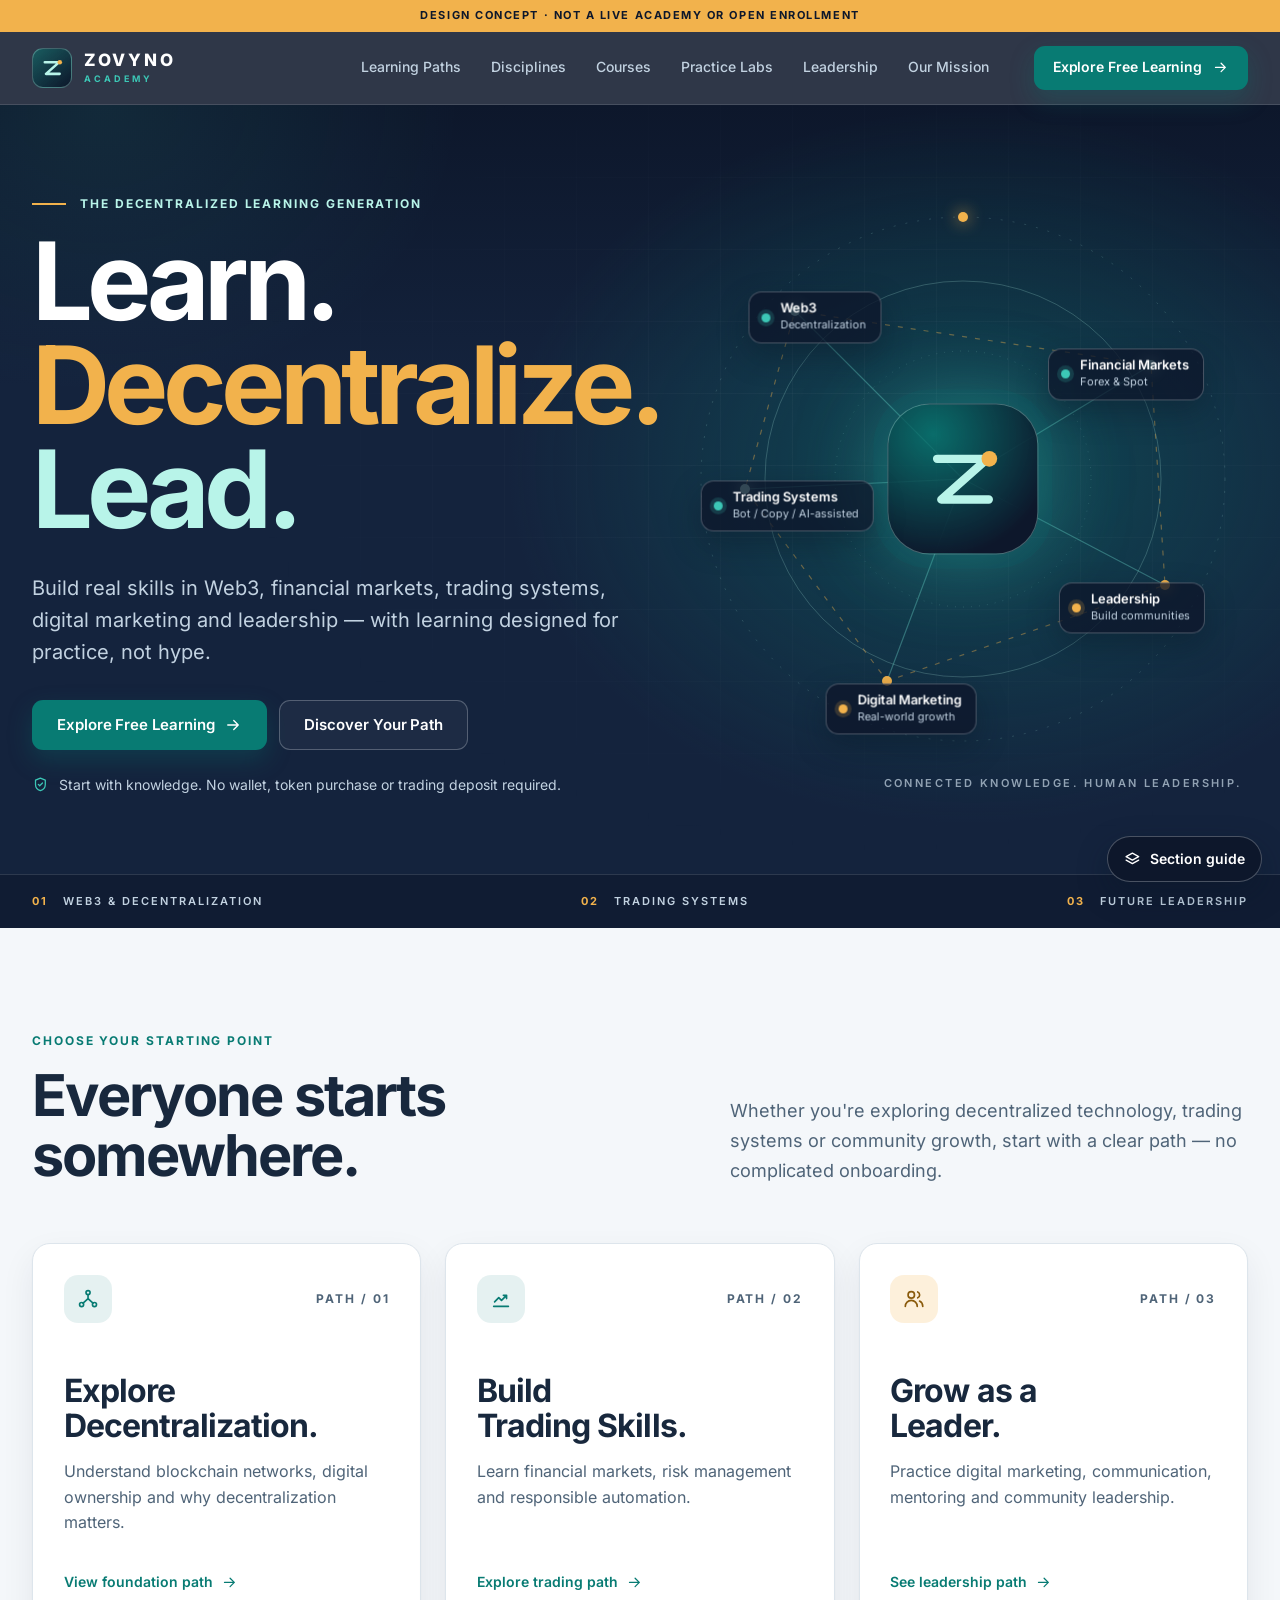
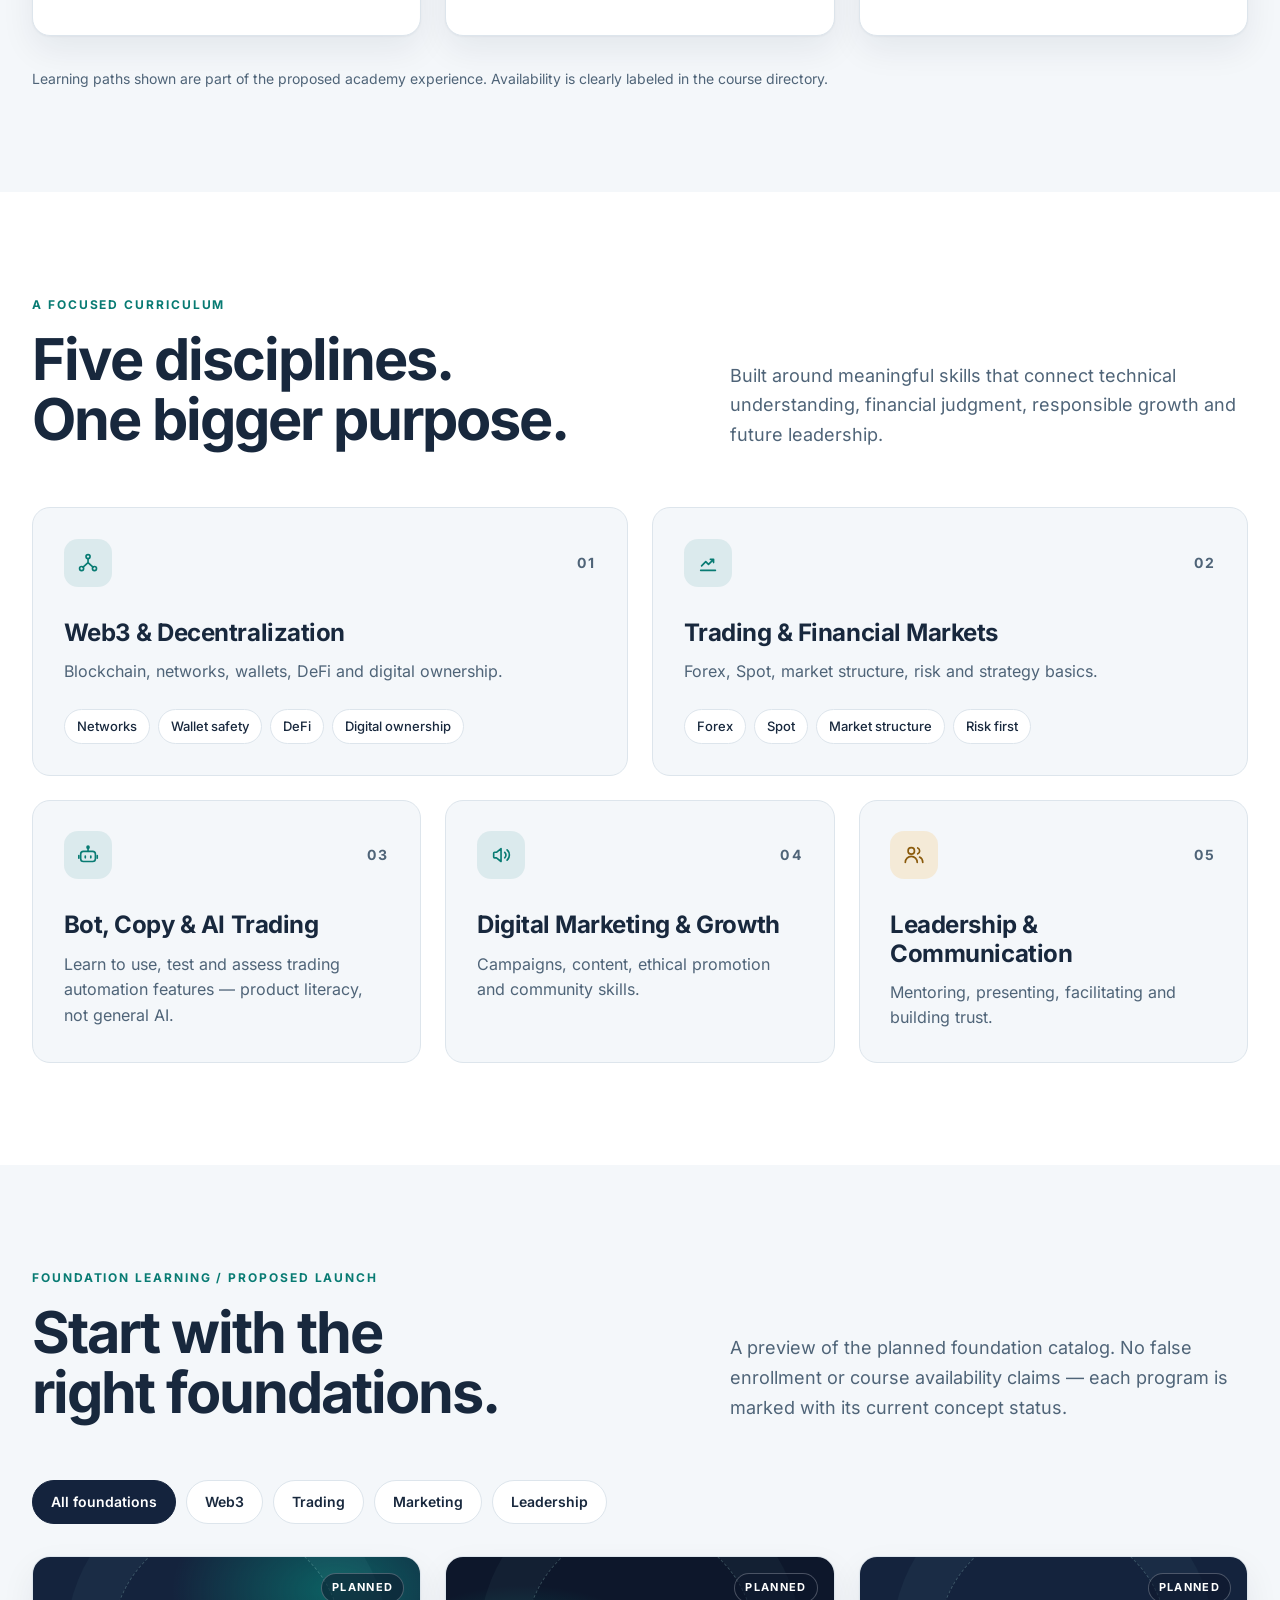
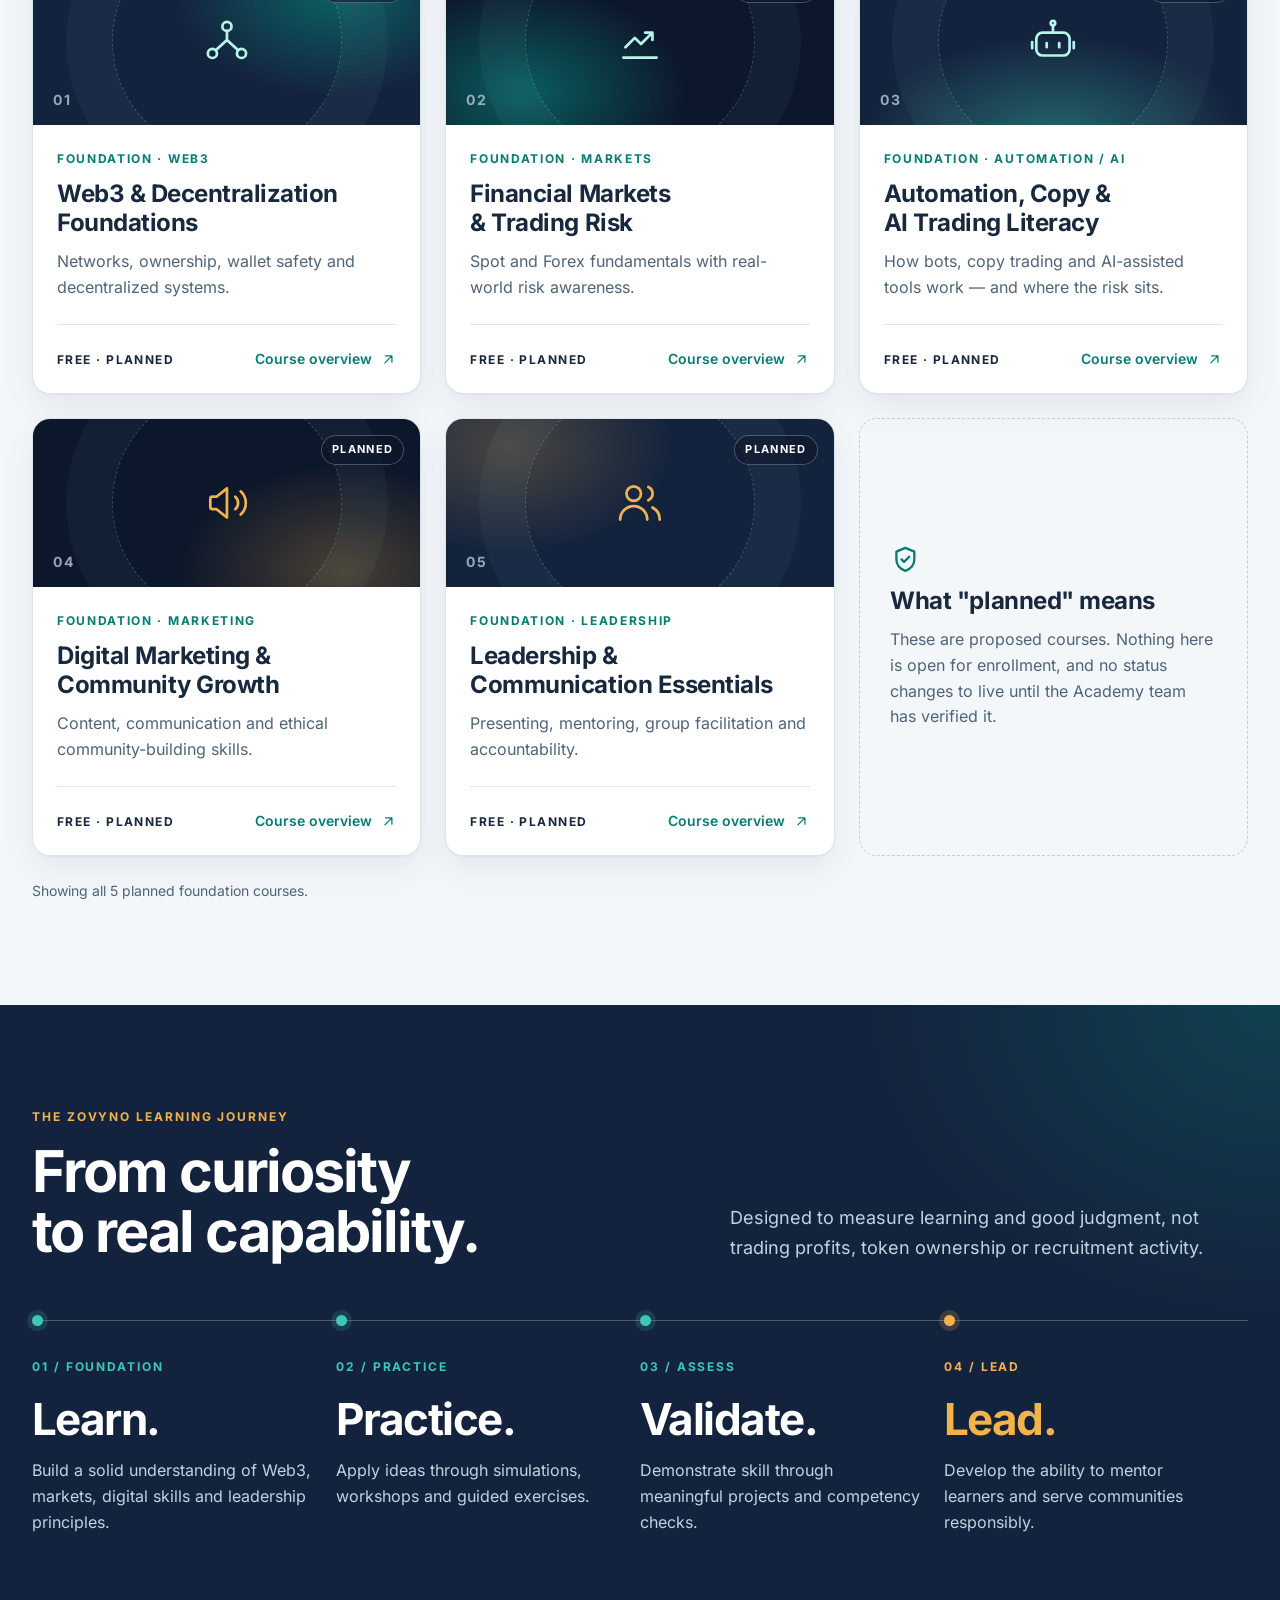
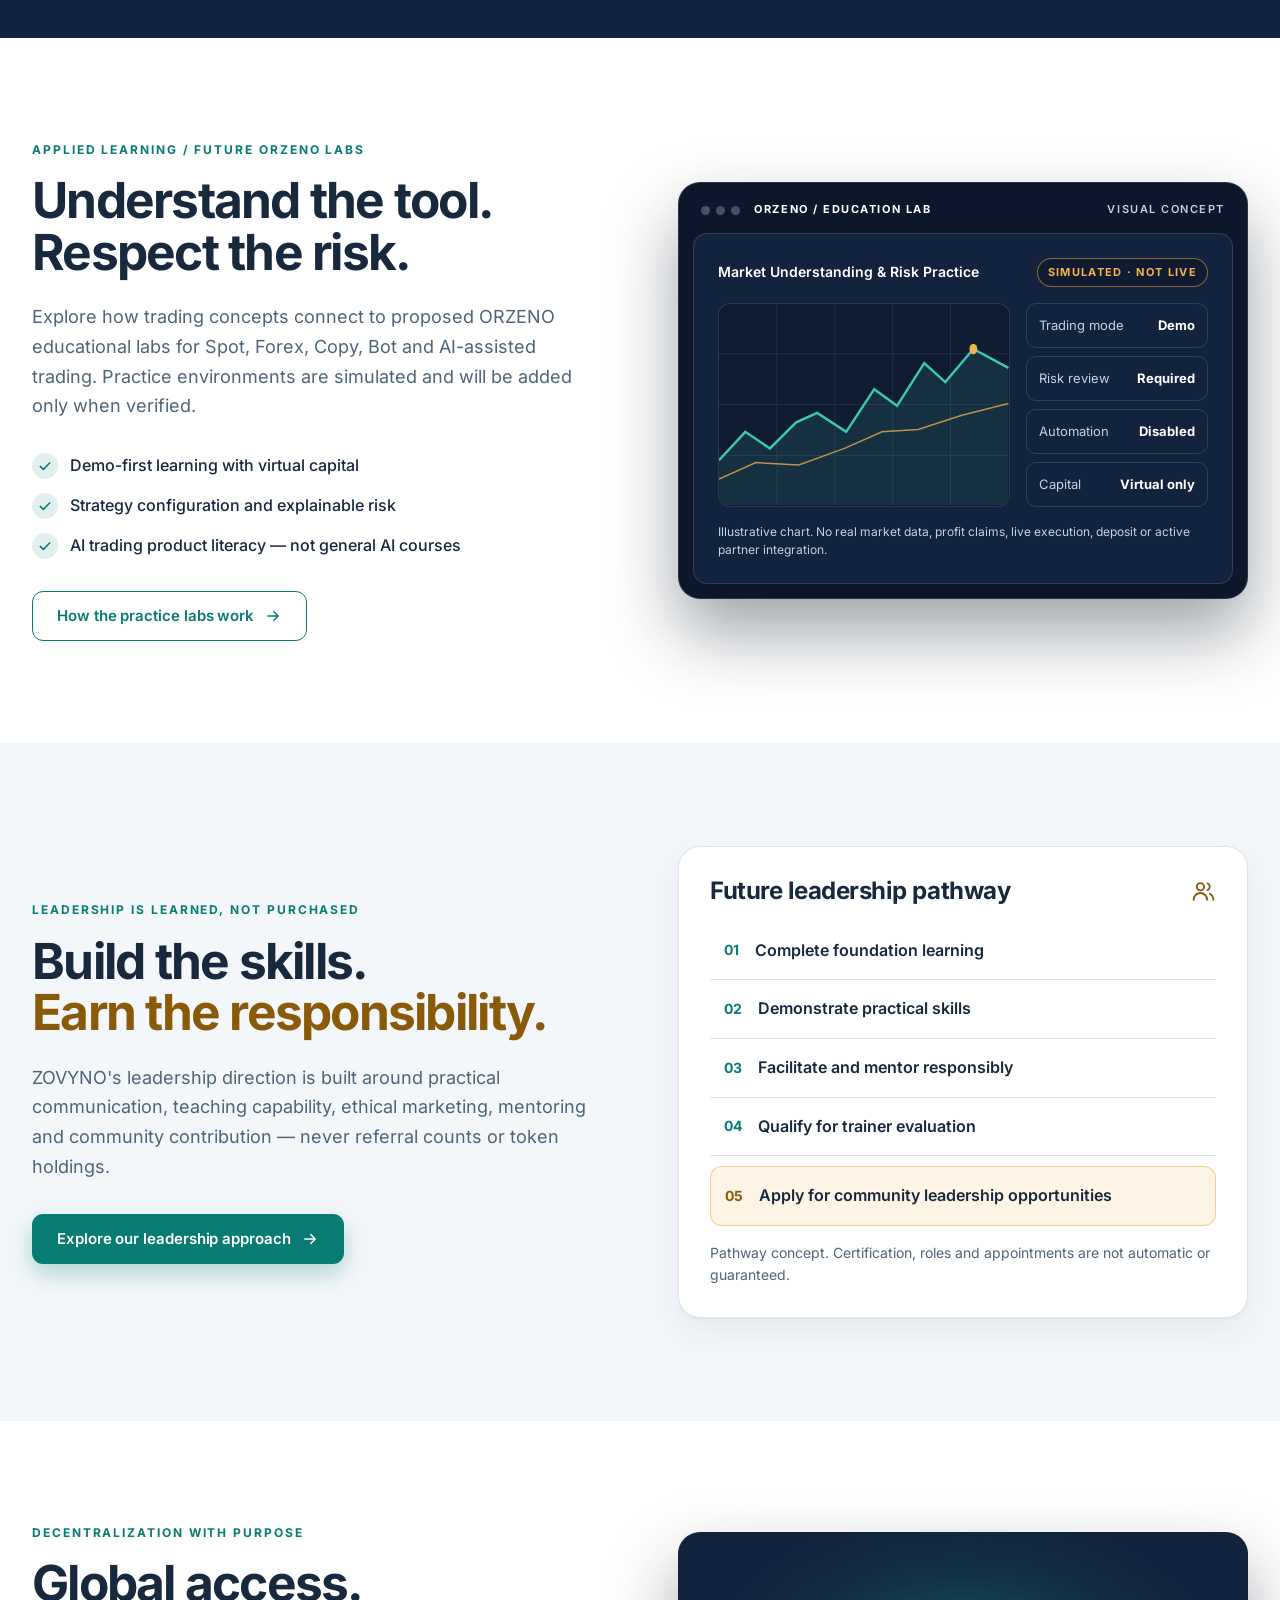
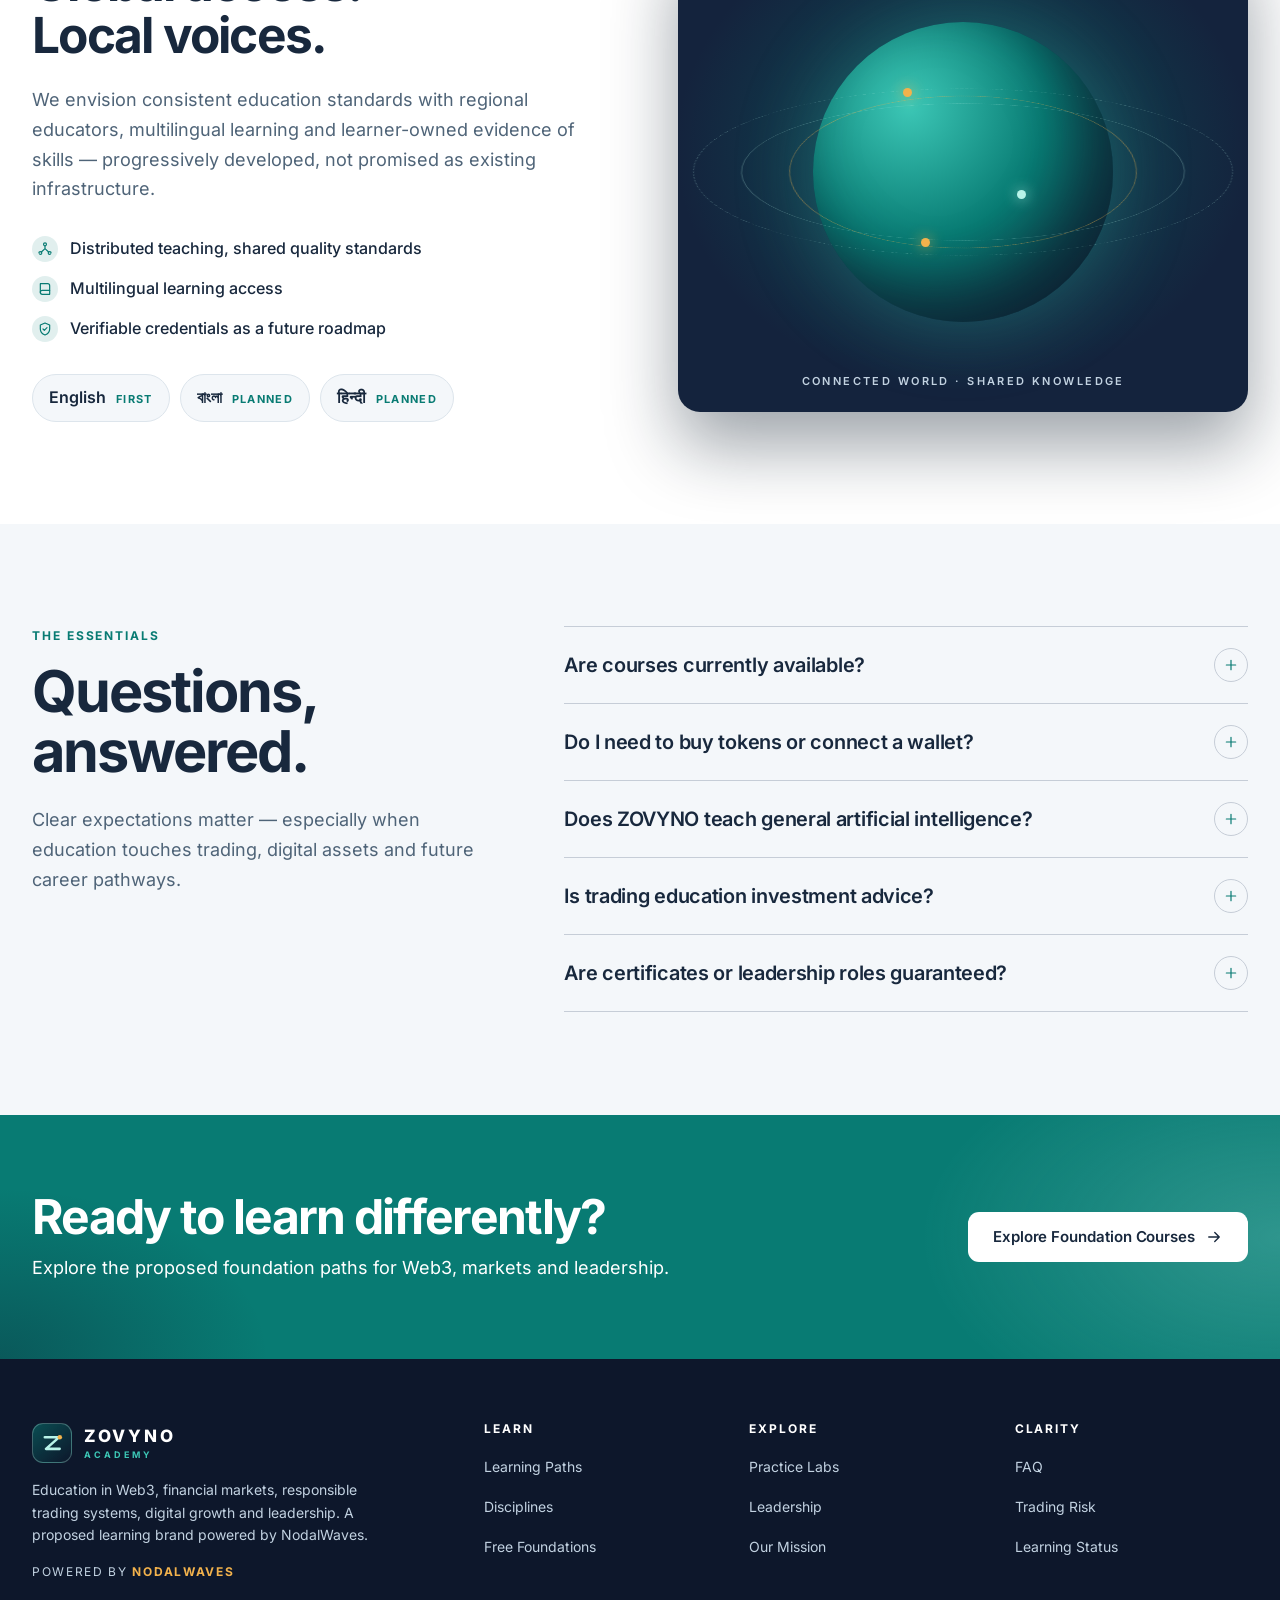
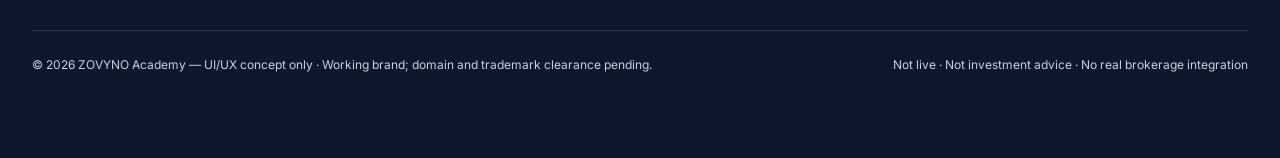
<file: classic/index.html>
<!doctype html>
<html lang="en">
  <head>
    <meta charset="utf-8" />
    <meta name="viewport" content="width=device-width, initial-scale=1" />
    <title>ZOVYNO Academy — Learn. Decentralize. Lead.</title>
    <meta
      name="description"
      content="ZOVYNO Academy design concept: practical learning in Web3, financial markets, trading systems, digital marketing and leadership. Not a live academy or open enrollment."
    />
    <meta name="robots" content="noindex, nofollow" />
    <meta name="theme-color" content="#0d172b" />
    <meta property="og:title" content="ZOVYNO Academy — Learn. Decentralize. Lead." />
    <meta
      property="og:description"
      content="Design concept for a practice-first academy in Web3, markets, trading systems, marketing and leadership."
    />
    <meta property="og:type" content="website" />
    <meta property="og:image" content="assets/img/og-cover.png" />
    <link rel="icon" href="assets/img/favicon.svg" type="image/svg+xml" />
    <link rel="apple-touch-icon" href="assets/img/apple-touch-icon.png" />
    <link rel="preload" href="assets/fonts/inter-latin-var.woff2" as="font" type="font/woff2" crossorigin />
    <link rel="stylesheet" href="assets/css/tokens.css" />
    <link rel="stylesheet" href="assets/css/styles.css" />
    <link rel="stylesheet" href="assets/css/review.css" />
    <script>
      document.documentElement.classList.add('js');
    </script>
  </head>

  <body id="top">
    <!-- Icon sprite -->
    <svg class="sprite" aria-hidden="true" focusable="false">
      <symbol id="i-arrow" viewBox="0 0 24 24"><path d="M5 12h14M13 6l6 6-6 6" /></symbol>
      <symbol id="i-arrow-ur" viewBox="0 0 24 24"><path d="M7 17 17 7M8 7h9v9" /></symbol>
      <symbol id="i-shield" viewBox="0 0 24 24"><path d="M12 3l7 3v6c0 4.4-3 7.6-7 9-4-1.4-7-4.6-7-9V6l7-3z" /><path d="M9 12l2 2 4-4" /></symbol>
      <symbol id="i-network" viewBox="0 0 24 24"><circle cx="12" cy="5" r="2.2" /><circle cx="5" cy="18" r="2.2" /><circle cx="19" cy="18" r="2.2" /><path d="M12 7.2v4.3M12 11.5l-5.4 5M12 11.5l5.4 5" /></symbol>
      <symbol id="i-market" viewBox="0 0 24 24"><path d="M4 20h16M5 15l4.5-4.5 3 3L18 8M14.5 8H18v3.5" /></symbol>
      <symbol id="i-bot" viewBox="0 0 24 24"><rect x="4" y="8" width="16" height="11" rx="3" /><path d="M12 8V4.6M9 13v2M15 13v2M2 12.5v3M22 12.5v3" /><circle cx="12" cy="3.4" r="1.1" /></symbol>
      <symbol id="i-megaphone" viewBox="0 0 24 24"><path d="M4 10v4a1 1 0 0 0 1 1h2l5 4V5L7 9H5a1 1 0 0 0-1 1z" /><path d="M16 9a4 4 0 0 1 0 6M18.6 6.4a7.6 7.6 0 0 1 0 11.2" /></symbol>
      <symbol id="i-lead" viewBox="0 0 24 24"><circle cx="9" cy="7.5" r="3.5" /><path d="M2.5 20a6.5 6.5 0 0 1 13 0M16 4.3a3.5 3.5 0 0 1 0 6.4M18 14.2a6.5 6.5 0 0 1 3.5 5.8" /></symbol>
      <symbol id="i-check" viewBox="0 0 24 24"><path d="M5 12.5l4.5 4.5L19 7.5" /></symbol>
      <symbol id="i-close" viewBox="0 0 24 24"><path d="M6 6l12 12M18 6 6 18" /></symbol>
      <symbol id="i-plus" viewBox="0 0 24 24"><path d="M12 5v14M5 12h14" /></symbol>
      <symbol id="i-book" viewBox="0 0 24 24"><path d="M5 4h11a3 3 0 0 1 3 3v13H8a3 3 0 0 1-3-3V4z" /><path d="M5 17a3 3 0 0 1 3-3h11" /></symbol>
      <symbol id="i-globe" viewBox="0 0 24 24"><circle cx="12" cy="12" r="9" /><path d="M3 12h18M12 3c3 3.2 3 14.8 0 18M12 3c-3 3.2-3 14.8 0 18" /></symbol>
      <symbol id="i-layers" viewBox="0 0 24 24"><path d="M12 3 3 8l9 5 9-5-9-5zM3 13l9 5 9-5" /></symbol>
      <symbol id="i-menu" viewBox="0 0 24 24"><path d="M4 7h16M4 12h16M4 17h16" /></symbol>
      <symbol id="i-mark" viewBox="0 0 32 32"><path d="M6.4 8.2h19.2L8 23.8h18.2" /></symbol>
    </svg>

    <a class="skip" href="#main">Skip to content</a>

    <p class="concept-strip" role="note">
      Design concept <span aria-hidden="true">·</span> Not a live academy<span class="strip-extra"> or open enrollment</span>
    </p>

    <!-- 01 · Header -->
    <header class="site-header" id="site-header" data-surface="dark">
      <div class="shell header-inner">
        <a class="logo" href="#top" aria-label="ZOVYNO Academy — back to top">
          <span class="logo-mark" aria-hidden="true">
            <svg viewBox="0 0 32 32"><use href="#i-mark" /><circle cx="26.4" cy="8.2" r="3" /></svg>
          </span>
          <span class="logo-word"><strong>ZOVYNO</strong><small>ACADEMY</small></span>
        </a>

        <nav class="site-nav" aria-label="Primary">
          <a href="#paths">Learning Paths</a>
          <a href="#pillars">Disciplines</a>
          <a href="#courses">Courses</a>
          <a href="#labs">Practice Labs</a>
          <a href="#leadership">Leadership</a>
          <a href="#mission">Our Mission</a>
        </nav>

        <a class="btn btn--primary btn--sm header-cta" href="#courses">
          Explore Free Learning <svg class="i"><use href="#i-arrow" /></svg>
        </a>

        <button class="menu-toggle" id="menu-toggle" type="button" aria-expanded="false" aria-controls="mobile-panel" aria-label="Open menu">
          <svg class="i i--open"><use href="#i-menu" /></svg>
          <svg class="i i--close"><use href="#i-close" /></svg>
        </button>
      </div>

      <div class="mobile-panel" id="mobile-panel" hidden>
        <nav aria-label="Mobile">
          <a href="#paths">Learning Paths</a>
          <a href="#pillars">Disciplines</a>
          <a href="#courses">Courses</a>
          <a href="#labs">Practice Labs</a>
          <a href="#leadership">Leadership</a>
          <a href="#mission">Our Mission</a>
        </nav>
        <a class="btn btn--primary" href="#courses">Explore Free Learning <svg class="i"><use href="#i-arrow" /></svg></a>
      </div>
    </header>

    <main id="main">
      <!-- 01 · Hero -->
      <section
        class="hero"
        aria-labelledby="hero-title"
        data-surface="dark"
        data-guide="Hero &amp; Navigation"
        data-guide-outcome="Understand the academy, the value promise and two clear entry choices."
      >
        <div class="hero-glow" aria-hidden="true"></div>
        <div class="shell hero-inner">
          <div class="hero-copy">
            <p class="overline overline--rule">The decentralized learning generation</p>
            <h1 id="hero-title">
              <span>Learn.</span>
              <span class="is-amber">Decentralize.</span>
              <span class="is-mint">Lead.</span>
            </h1>
            <p class="hero-body">
              Build real skills in Web3, financial markets, trading systems, digital marketing and leadership — with
              learning designed for practice, not hype.
            </p>
            <div class="hero-actions">
              <a class="btn btn--primary" href="#courses">Explore Free Learning <svg class="i"><use href="#i-arrow" /></svg></a>
              <a class="btn btn--ghost" href="#paths">Discover Your Path</a>
            </div>
            <p class="hero-note">
              <svg class="i"><use href="#i-shield" /></svg>
              Start with knowledge. No wallet, token purchase or trading deposit required.
            </p>
          </div>

          <div class="orbit">
            <div class="orbit-art" aria-hidden="true">
              <svg class="orbit-svg" viewBox="0 0 560 560" fill="none">
                <circle class="ring ring--1" cx="280" cy="280" r="262" />
                <circle class="ring ring--2" cx="280" cy="280" r="198" />
                <circle class="ring ring--3" cx="280" cy="280" r="128" />
                <g class="net">
                  <path d="M280 280 112 112M280 280 468 166M280 280 62 290M280 280 482 386M280 280 204 482" />
                  <path class="net-dash" d="M112 112 468 166 482 386 204 482 62 290Z" />
                </g>
                <g class="net-dots">
                  <circle class="dot-mint" cx="112" cy="112" r="5" />
                  <circle class="dot-mint" cx="468" cy="166" r="5" />
                  <circle class="dot-mint" cx="62" cy="290" r="5" />
                  <circle class="dot-amber" cx="482" cy="386" r="5" />
                  <circle class="dot-amber" cx="204" cy="482" r="5" />
                </g>
                <g class="comet"><circle cx="280" cy="18" r="5" /></g>
              </svg>
              <div class="orbit-core">
                <svg viewBox="0 0 32 32"><use href="#i-mark" /><circle cx="26.4" cy="8.2" r="3" /></svg>
              </div>
            </div>

            <ul class="orbit-nodes" aria-label="The five disciplines">
              <li><a class="node node--1" href="#pillar-web3"><span class="dot"></span><span><b>Web3</b><small>Decentralization</small></span></a></li>
              <li><a class="node node--2" href="#pillar-trading"><span class="dot"></span><span><b>Financial Markets</b><small>Forex &amp; Spot</small></span></a></li>
              <li><a class="node node--3" href="#pillar-automation"><span class="dot"></span><span><b>Trading Systems</b><small>Bot / Copy / AI-assisted</small></span></a></li>
              <li><a class="node node--4" href="#pillar-leadership"><span class="dot dot--amber"></span><span><b>Leadership</b><small>Build communities</small></span></a></li>
              <li><a class="node node--5" href="#pillar-marketing"><span class="dot dot--amber"></span><span><b>Digital Marketing</b><small>Real-world growth</small></span></a></li>
            </ul>
            <p class="orbit-caption">Connected knowledge. Human leadership.</p>
          </div>
        </div>

        <div class="hero-band">
          <div class="shell">
            <span><b>01</b> Web3 &amp; Decentralization</span>
            <span><b>02</b> Trading Systems</span>
            <span><b>03</b> Future Leadership</span>
          </div>
        </div>
      </section>

      <!-- 02 · Paths -->
      <section
        class="section section--soft"
        id="paths"
        aria-labelledby="paths-title"
        data-guide="Choose Your Starting Point"
        data-guide-outcome="Pick Web3, Trading or Marketing &amp; Leadership without being overwhelmed."
      >
        <div class="shell">
          <div class="section-head">
            <div>
              <p class="overline">Choose your starting point</p>
              <h2 id="paths-title">Everyone starts<br />somewhere.</h2>
            </div>
            <p class="lead">
              Whether you're exploring decentralized technology, trading systems or community growth, start with a clear
              path — no complicated onboarding.
            </p>
          </div>

          <div class="path-grid">
            <a class="path-card" href="#courses" data-path-filter="web3">
              <span class="path-top"><span class="tile"><svg class="i"><use href="#i-network" /></svg></span><span class="path-num">Path / 01</span></span>
              <h3>Explore<br />Decentralization.</h3>
              <p>Understand blockchain networks, digital ownership and why decentralization matters.</p>
              <span class="text-link">View foundation path <svg class="i"><use href="#i-arrow" /></svg></span>
            </a>
            <a class="path-card" href="#courses" data-path-filter="trading">
              <span class="path-top"><span class="tile"><svg class="i"><use href="#i-market" /></svg></span><span class="path-num">Path / 02</span></span>
              <h3>Build<br />Trading Skills.</h3>
              <p>Learn financial markets, risk management and responsible automation.</p>
              <span class="text-link">Explore trading path <svg class="i"><use href="#i-arrow" /></svg></span>
            </a>
            <a class="path-card path-card--amber" href="#courses" data-path-filter="leadership">
              <span class="path-top"><span class="tile"><svg class="i"><use href="#i-lead" /></svg></span><span class="path-num">Path / 03</span></span>
              <h3>Grow as a<br />Leader.</h3>
              <p>Practice digital marketing, communication, mentoring and community leadership.</p>
              <span class="text-link">See leadership path <svg class="i"><use href="#i-arrow" /></svg></span>
            </a>
          </div>

          <p class="fine-print">
            Learning paths shown are part of the proposed academy experience. Availability is clearly labeled in the course
            directory.
          </p>
        </div>
      </section>

      <!-- 03 · Pillars -->
      <section
        class="section"
        id="pillars"
        aria-labelledby="pillars-title"
        data-guide="Five Disciplines"
        data-guide-outcome="See the exact educational scope and the decentralization-first approach."
      >
        <div class="shell">
          <div class="section-head">
            <div>
              <p class="overline">A focused curriculum</p>
              <h2 id="pillars-title">Five disciplines.<br />One bigger purpose.</h2>
            </div>
            <p class="lead">
              Built around meaningful skills that connect technical understanding, financial judgment, responsible growth
              and future leadership.
            </p>
          </div>

          <ul class="pillar-grid">
            <li class="pillar pillar--wide" id="pillar-web3">
              <div class="pillar-head"><span class="tile"><svg class="i"><use href="#i-network" /></svg></span><span class="pillar-num">01</span></div>
              <h3>Web3 &amp; Decentralization</h3>
              <p>Blockchain, networks, wallets, DeFi and digital ownership.</p>
              <ul class="tags"><li>Networks</li><li>Wallet safety</li><li>DeFi</li><li>Digital ownership</li></ul>
            </li>
            <li class="pillar pillar--wide" id="pillar-trading">
              <div class="pillar-head"><span class="tile"><svg class="i"><use href="#i-market" /></svg></span><span class="pillar-num">02</span></div>
              <h3>Trading &amp; Financial Markets</h3>
              <p>Forex, Spot, market structure, risk and strategy basics.</p>
              <ul class="tags"><li>Forex</li><li>Spot</li><li>Market structure</li><li>Risk first</li></ul>
            </li>
            <li class="pillar" id="pillar-automation">
              <div class="pillar-head"><span class="tile"><svg class="i"><use href="#i-bot" /></svg></span><span class="pillar-num">03</span></div>
              <h3>Bot, Copy &amp; AI Trading</h3>
              <p>Learn to use, test and assess trading automation features — product literacy, not general AI.</p>
            </li>
            <li class="pillar" id="pillar-marketing">
              <div class="pillar-head"><span class="tile"><svg class="i"><use href="#i-megaphone" /></svg></span><span class="pillar-num">04</span></div>
              <h3>Digital Marketing &amp; Growth</h3>
              <p>Campaigns, content, ethical promotion and community skills.</p>
            </li>
            <li class="pillar pillar--amber" id="pillar-leadership">
              <div class="pillar-head"><span class="tile"><svg class="i"><use href="#i-lead" /></svg></span><span class="pillar-num">05</span></div>
              <h3>Leadership &amp; Communication</h3>
              <p>Mentoring, presenting, facilitating and building trust.</p>
            </li>
          </ul>
        </div>
      </section>

      <!-- 04 · Courses -->
      <section
        class="section section--soft"
        id="courses"
        aria-labelledby="courses-title"
        data-guide="Foundation Courses"
        data-guide-outcome="Preview authentic planned courses with correct availability labels."
      >
        <div class="shell">
          <div class="section-head">
            <div>
              <p class="overline">Foundation learning / proposed launch</p>
              <h2 id="courses-title">Start with the<br />right foundations.</h2>
            </div>
            <p class="lead">
              A preview of the planned foundation catalog. No false enrollment or course availability claims — each
              program is marked with its current concept status.
            </p>
          </div>

          <div class="chip-row" role="group" aria-label="Filter foundation courses">
            <button class="chip" type="button" data-filter="all" aria-pressed="true">All foundations</button>
            <button class="chip" type="button" data-filter="web3" aria-pressed="false">Web3</button>
            <button class="chip" type="button" data-filter="trading" aria-pressed="false">Trading</button>
            <button class="chip" type="button" data-filter="marketing" aria-pressed="false">Marketing</button>
            <button class="chip" type="button" data-filter="leadership" aria-pressed="false">Leadership</button>
          </div>

          <div class="course-grid">
            <article class="course" data-category="web3">
              <div class="course-art course-art--1"><span class="course-num" aria-hidden="true">01</span><svg class="i"><use href="#i-network" /></svg><span class="status">Planned</span></div>
              <div class="course-body">
                <p class="course-meta">Foundation · Web3</p>
                <h3>Web3 &amp; Decentralization Foundations</h3>
                <p>Networks, ownership, wallet safety and decentralized systems.</p>
                <div class="course-foot"><span class="course-free">Free · Planned</span><button class="text-link" type="button" data-dialog="dialog-web3" aria-haspopup="dialog">Course overview <svg class="i"><use href="#i-arrow-ur" /></svg></button></div>
              </div>
            </article>

            <article class="course" data-category="trading">
              <div class="course-art course-art--2"><span class="course-num" aria-hidden="true">02</span><svg class="i"><use href="#i-market" /></svg><span class="status">Planned</span></div>
              <div class="course-body">
                <p class="course-meta">Foundation · Markets</p>
                <h3>Financial Markets &amp; Trading Risk</h3>
                <p>Spot and Forex fundamentals with real-world risk awareness.</p>
                <div class="course-foot"><span class="course-free">Free · Planned</span><button class="text-link" type="button" data-dialog="dialog-trading" aria-haspopup="dialog">Course overview <svg class="i"><use href="#i-arrow-ur" /></svg></button></div>
              </div>
            </article>

            <article class="course" data-category="trading">
              <div class="course-art course-art--3"><span class="course-num" aria-hidden="true">03</span><svg class="i"><use href="#i-bot" /></svg><span class="status">Planned</span></div>
              <div class="course-body">
                <p class="course-meta">Foundation · Automation / AI</p>
                <h3>Automation, Copy &amp; AI Trading Literacy</h3>
                <p>How bots, copy trading and AI-assisted tools work — and where the risk sits.</p>
                <div class="course-foot"><span class="course-free">Free · Planned</span><button class="text-link" type="button" data-dialog="dialog-automation" aria-haspopup="dialog">Course overview <svg class="i"><use href="#i-arrow-ur" /></svg></button></div>
              </div>
            </article>

            <article class="course" data-category="marketing">
              <div class="course-art course-art--4"><span class="course-num" aria-hidden="true">04</span><svg class="i"><use href="#i-megaphone" /></svg><span class="status">Planned</span></div>
              <div class="course-body">
                <p class="course-meta">Foundation · Marketing</p>
                <h3>Digital Marketing &amp; Community Growth</h3>
                <p>Content, communication and ethical community-building skills.</p>
                <div class="course-foot"><span class="course-free">Free · Planned</span><button class="text-link" type="button" data-dialog="dialog-marketing" aria-haspopup="dialog">Course overview <svg class="i"><use href="#i-arrow-ur" /></svg></button></div>
              </div>
            </article>

            <article class="course" data-category="leadership">
              <div class="course-art course-art--5"><span class="course-num" aria-hidden="true">05</span><svg class="i"><use href="#i-lead" /></svg><span class="status">Planned</span></div>
              <div class="course-body">
                <p class="course-meta">Foundation · Leadership</p>
                <h3>Leadership &amp; Communication Essentials</h3>
                <p>Presenting, mentoring, group facilitation and accountability.</p>
                <div class="course-foot"><span class="course-free">Free · Planned</span><button class="text-link" type="button" data-dialog="dialog-leadership" aria-haspopup="dialog">Course overview <svg class="i"><use href="#i-arrow-ur" /></svg></button></div>
              </div>
            </article>

            <aside class="course course--note" data-category="all">
              <svg class="i"><use href="#i-shield" /></svg>
              <h3>What "planned" means</h3>
              <p>
                These are proposed courses. Nothing here is open for enrollment, and no status changes to live until the
                Academy team has verified it.
              </p>
            </aside>
          </div>

          <p class="course-count" id="course-count" role="status" aria-live="polite">Showing all 5 planned foundation courses.</p>
        </div>

        <dialog class="course-dialog" id="dialog-web3" aria-labelledby="dt-web3">
          <button class="dialog-close" type="button" data-close aria-label="Close course preview"><svg class="i"><use href="#i-close" /></svg></button>
          <p class="overline">Foundation course preview</p>
          <h2 id="dt-web3">Web3 &amp; Decentralization Foundations</h2>
          <p>A beginner-friendly foundation in digital ownership, decentralization and network trust — built to explain how the technology works before anyone is asked to participate in it.</p>
          <h3>Proposed modules</h3>
          <ol class="module-list"><li>How blockchains and networks differ</li><li>Wallet safety and self-custody basics</li><li>DeFi, DEX and decentralization tradeoffs</li><li>Scenario-based risk and safety assessment</li></ol>
          <div class="dialog-foot"><span class="course-free">Free · Planned, not open</span><button class="btn btn--primary btn--sm" type="button" data-close>Back to catalog</button></div>
        </dialog>

        <dialog class="course-dialog" id="dialog-trading" aria-labelledby="dt-trading">
          <button class="dialog-close" type="button" data-close aria-label="Close course preview"><svg class="i"><use href="#i-close" /></svg></button>
          <p class="overline">Foundation course preview</p>
          <h2 id="dt-trading">Financial Markets &amp; Trading Risk</h2>
          <p>Market literacy and risk-first thinking before any strategy, automation or live trading. Designed to make losses and limitations visible, not to promise returns.</p>
          <h3>Proposed modules</h3>
          <ol class="module-list"><li>Spot vs. Forex market basics</li><li>Order types and slippage explained</li><li>Position sizing and risk boundaries</li><li>Practice-only market scenarios</li></ol>
          <div class="dialog-foot"><span class="course-free">Free · Planned, not open</span><button class="btn btn--primary btn--sm" type="button" data-close>Back to catalog</button></div>
        </dialog>

        <dialog class="course-dialog" id="dialog-automation" aria-labelledby="dt-automation">
          <button class="dialog-close" type="button" data-close aria-label="Close course preview"><svg class="i"><use href="#i-close" /></svg></button>
          <p class="overline">Foundation course preview</p>
          <h2 id="dt-automation">Automation, Copy &amp; AI Trading Literacy</h2>
          <p>Product literacy for automated and AI-assisted trading features: what the tools actually do, how to test them, and why automation does not remove market risk. This is not a general AI course.</p>
          <h3>Proposed modules</h3>
          <ol class="module-list"><li>What bots, copy trading and AI-assisted tools can and cannot do</li><li>Testing a strategy in a simulated environment</li><li>Explaining automation limits and failure modes</li><li>Risk review and responsible-use checklist</li></ol>
          <div class="dialog-foot"><span class="course-free">Free · Planned, not open</span><button class="btn btn--primary btn--sm" type="button" data-close>Back to catalog</button></div>
        </dialog>

        <dialog class="course-dialog" id="dialog-marketing" aria-labelledby="dt-marketing">
          <button class="dialog-close" type="button" data-close aria-label="Close course preview"><svg class="i"><use href="#i-close" /></svg></button>
          <p class="overline">Foundation course preview</p>
          <h2 id="dt-marketing">Digital Marketing &amp; Community Growth</h2>
          <p>Skills for responsible digital communication and sustainable community building, including how to spot hype-driven promotion and avoid it.</p>
          <h3>Proposed modules</h3>
          <ol class="module-list"><li>Audience research and ethical positioning</li><li>Content planning and campaign essentials</li><li>Community communication workflows</li><li>Marketing project with reflection</li></ol>
          <div class="dialog-foot"><span class="course-free">Free · Planned, not open</span><button class="btn btn--primary btn--sm" type="button" data-close>Back to catalog</button></div>
        </dialog>

        <dialog class="course-dialog" id="dialog-leadership" aria-labelledby="dt-leadership">
          <button class="dialog-close" type="button" data-close aria-label="Close course preview"><svg class="i"><use href="#i-close" /></svg></button>
          <p class="overline">Foundation course preview</p>
          <h2 id="dt-leadership">Leadership &amp; Communication Essentials</h2>
          <p>Build facilitation, speaking and mentoring capabilities with demonstrated practice — leadership as a learned responsibility rather than a purchased rank.</p>
          <h3>Proposed modules</h3>
          <ol class="module-list"><li>Presenting concepts with clarity</li><li>Listening and mentoring fundamentals</li><li>Leading a responsible learning session</li><li>Ethical conduct and reflective assessment</li></ol>
          <div class="dialog-foot"><span class="course-free">Free · Planned, not open</span><button class="btn btn--primary btn--sm" type="button" data-close>Back to catalog</button></div>
        </dialog>
      </section>

      <!-- 05 · Journey -->
      <section
        class="section section--dark journey"
        id="journey"
        aria-labelledby="journey-title"
        data-surface="dark"
        data-guide="Learn → Practice → Validate → Lead"
        data-guide-outcome="Understand the skills-to-leadership journey."
      >
        <div class="shell">
          <div class="section-head">
            <div>
              <p class="overline overline--amber">The ZOVYNO learning journey</p>
              <h2 id="journey-title">From curiosity<br />to real capability.</h2>
            </div>
            <p class="lead">
              Designed to measure learning and good judgment, not trading profits, token ownership or recruitment activity.
            </p>
          </div>

          <ol class="steps">
            <li class="step"><span class="step-tag">01 / Foundation</span><h3>Learn.</h3><p>Build a solid understanding of Web3, markets, digital skills and leadership principles.</p></li>
            <li class="step"><span class="step-tag">02 / Practice</span><h3>Practice.</h3><p>Apply ideas through simulations, workshops and guided exercises.</p></li>
            <li class="step"><span class="step-tag">03 / Assess</span><h3>Validate.</h3><p>Demonstrate skill through meaningful projects and competency checks.</p></li>
            <li class="step step--lead"><span class="step-tag">04 / Lead</span><h3>Lead.</h3><p>Develop the ability to mentor learners and serve communities responsibly.</p></li>
          </ol>
        </div>
      </section>

      <!-- 06 · Labs -->
      <section
        class="section"
        id="labs"
        aria-labelledby="labs-title"
        data-guide="ORZENO Practice Lab"
        data-guide-outcome="Learn about safe, simulated product-education opportunities."
      >
        <div class="shell split">
          <div class="split-copy">
            <p class="overline">Applied learning / future ORZENO labs</p>
            <h2 id="labs-title">Understand the tool.<br />Respect the risk.</h2>
            <p class="lead">
              Explore how trading concepts connect to proposed ORZENO educational labs for Spot, Forex, Copy, Bot and
              AI-assisted trading. Practice environments are simulated and will be added only when verified.
            </p>
            <ul class="ticks">
              <li><svg class="i"><use href="#i-check" /></svg>Demo-first learning with virtual capital</li>
              <li><svg class="i"><use href="#i-check" /></svg>Strategy configuration and explainable risk</li>
              <li><svg class="i"><use href="#i-check" /></svg>AI trading product literacy — not general AI courses</li>
            </ul>
            <a class="btn btn--outline" href="#faq">How the practice labs work <svg class="i"><use href="#i-arrow" /></svg></a>
          </div>

          <figure class="lab" data-surface="dark">
            <div class="lab-bar"><span class="lab-dots" aria-hidden="true"><i></i><i></i><i></i></span><strong>ORZENO / Education Lab</strong><span>Visual concept</span></div>
            <div class="lab-window">
              <div class="lab-top"><span>Market Understanding &amp; Risk Practice</span><span class="status status--amber">Simulated · Not live</span></div>
              <div class="lab-panel">
                <svg class="lab-chart" viewBox="0 0 330 170" preserveAspectRatio="none" aria-hidden="true" focusable="false">
                  <path class="grid" d="M0 42h330M0 85h330M0 128h330M66 0v170M132 0v170M198 0v170M264 0v170" />
                  <path class="area" d="M0 132 30 108 58 122 88 100 112 92 145 108 177 72 203 86 234 50 258 66 290 38 330 54V170H0Z" />
                  <path class="line-a" d="M0 132 30 108 58 122 88 100 112 92 145 108 177 72 203 86 234 50 258 66 290 38 330 54" />
                  <path class="line-b" d="M0 148 42 134 91 136 143 122 186 108 227 106 277 94 330 84" />
                  <circle class="pin" cx="290" cy="38" r="4.5" />
                </svg>
                <dl class="lab-risk">
                  <div><dt>Trading mode</dt><dd>Demo</dd></div>
                  <div><dt>Risk review</dt><dd>Required</dd></div>
                  <div><dt>Automation</dt><dd>Disabled</dd></div>
                  <div><dt>Capital</dt><dd>Virtual only</dd></div>
                </dl>
              </div>
              <figcaption>Illustrative chart. No real market data, profit claims, live execution, deposit or active partner integration.</figcaption>
            </div>
          </figure>
        </div>
      </section>

      <!-- 07 · Leadership -->
      <section
        class="section section--soft"
        id="leadership"
        aria-labelledby="leadership-title"
        data-guide="Leadership Pathway"
        data-guide-outcome="Discover competence-based community educator progression."
      >
        <div class="shell split">
          <div class="split-copy">
            <p class="overline">Leadership is learned, not purchased</p>
            <h2 id="leadership-title">Build the skills.<br /><em>Earn the responsibility.</em></h2>
            <p class="lead">
              ZOVYNO's leadership direction is built around practical communication, teaching capability, ethical
              marketing, mentoring and community contribution — never referral counts or token holdings.
            </p>
            <a class="btn btn--primary" href="#faq">Explore our leadership approach <svg class="i"><use href="#i-arrow" /></svg></a>
          </div>

          <div class="ladder">
            <div class="ladder-head"><h3>Future leadership pathway</h3><svg class="i"><use href="#i-lead" /></svg></div>
            <ol>
              <li><span>01</span>Complete foundation learning</li>
              <li><span>02</span>Demonstrate practical skills</li>
              <li><span>03</span>Facilitate and mentor responsibly</li>
              <li><span>04</span>Qualify for trainer evaluation</li>
              <li class="is-goal"><span>05</span>Apply for community leadership opportunities</li>
            </ol>
            <p class="fine-print">Pathway concept. Certification, roles and appointments are not automatic or guaranteed.</p>
          </div>
        </div>
      </section>

      <!-- 08 · Mission -->
      <section
        class="section"
        id="mission"
        aria-labelledby="mission-title"
        data-guide="Decentralization Manifesto"
        data-guide-outcome="Learn about local educators, multilingual access and portable evidence."
      >
        <div class="shell split split--reverse">
          <div class="split-copy">
            <p class="overline">Decentralization with purpose</p>
            <h2 id="mission-title">Global access.<br />Local voices.</h2>
            <p class="lead">
              We envision consistent education standards with regional educators, multilingual learning and learner-owned
              evidence of skills — progressively developed, not promised as existing infrastructure.
            </p>
            <ul class="ticks ticks--icons">
              <li><svg class="i"><use href="#i-network" /></svg>Distributed teaching, shared quality standards</li>
              <li><svg class="i"><use href="#i-book" /></svg>Multilingual learning access</li>
              <li><svg class="i"><use href="#i-shield" /></svg>Verifiable credentials as a future roadmap</li>
            </ul>
            <ul class="langs" aria-label="Planned languages">
              <li><b>English</b><small>First</small></li>
              <li><b lang="bn">বাংলা</b><small>Planned</small></li>
              <li><b lang="hi">हिन्दी</b><small>Planned</small></li>
            </ul>
          </div>

          <div class="planet-card" data-surface="dark" role="img" aria-label="Abstract connected planet representing distributed learning across regions.">
            <div class="planet" aria-hidden="true"><span></span><span></span><span></span><i></i><i></i><i></i></div>
            <p>Connected world · Shared knowledge</p>
          </div>
        </div>
      </section>

      <!-- 09 · FAQ -->
      <section
        class="section section--soft"
        id="faq"
        aria-labelledby="faq-title"
        data-guide="FAQ / Risk Clarity"
        data-guide-outcome="Remove objections and avoid misleading product or financial claims."
      >
        <div class="shell faq">
          <div class="faq-copy">
            <p class="overline">The essentials</p>
            <h2 id="faq-title">Questions,<br />answered.</h2>
            <p class="lead">
              Clear expectations matter — especially when education touches trading, digital assets and future career
              pathways.
            </p>
          </div>

          <div class="faq-list">
            <details name="faq">
              <summary>Are courses currently available?<svg class="i"><use href="#i-plus" /></svg></summary>
              <p>This is a design concept. The foundation courses and platform journeys displayed here are proposed; they should not be shown as open for enrollment until the Academy team has verified availability.</p>
            </details>
            <details name="faq">
              <summary>Do I need to buy tokens or connect a wallet?<svg class="i"><use href="#i-plus" /></svg></summary>
              <p>No. Token purchase, exchange deposit, wallet connection, node purchase or recruitment activity is not a prerequisite for exploring course information — or for beginning free foundation learning when it launches.</p>
            </details>
            <details name="faq">
              <summary>Does ZOVYNO teach general artificial intelligence?<svg class="i"><use href="#i-plus" /></svg></summary>
              <p>No. The curriculum does not include a generic AI school or AI programming. Only the safe use, evaluation and limitations of ORZENO AI-assisted trading product features may be covered within trading education.</p>
            </details>
            <details name="faq">
              <summary>Is trading education investment advice?<svg class="i"><use href="#i-plus" /></svg></summary>
              <p>No. Training is educational and risk-aware. Simulations are clearly labeled, no investment returns are promised, and actual trading may involve significant losses.</p>
            </details>
            <details name="faq">
              <summary>Are certificates or leadership roles guaranteed?<svg class="i"><use href="#i-plus" /></svg></summary>
              <p>No. Any future certificate must follow defined assessments and verification rules. Trainer status or leadership appointment would require separate evaluation and is never guaranteed by payment, referral activity or course completion alone.</p>
            </details>
          </div>
        </div>
      </section>

      <!-- 10 · Final CTA -->
      <section
        class="final-cta"
        aria-labelledby="cta-title"
        data-surface="dark"
        data-guide="Final CTA + Footer"
        data-guide-outcome="Return to the free foundations; see endorsement and disclosures."
      >
        <div class="shell">
          <div>
            <h2 id="cta-title">Ready to learn differently?</h2>
            <p>Explore the proposed foundation paths for Web3, markets and leadership.</p>
          </div>
          <a class="btn btn--light" href="#courses">Explore Foundation Courses <svg class="i"><use href="#i-arrow" /></svg></a>
        </div>
      </section>
    </main>

    <footer class="site-footer" data-surface="dark">
      <div class="shell">
        <div class="footer-grid">
          <div class="footer-brand">
            <a class="logo" href="#top" aria-label="ZOVYNO Academy — back to top">
              <span class="logo-mark" aria-hidden="true"><svg viewBox="0 0 32 32"><use href="#i-mark" /><circle cx="26.4" cy="8.2" r="3" /></svg></span>
              <span class="logo-word"><strong>ZOVYNO</strong><small>ACADEMY</small></span>
            </a>
            <p>Education in Web3, financial markets, responsible trading systems, digital growth and leadership. A proposed learning brand powered by NodalWaves.</p>
            <p class="powered">Powered by <b>NodalWaves</b></p>
          </div>
          <nav class="footer-col" aria-label="Learn"><h2>Learn</h2><a href="#paths">Learning Paths</a><a href="#pillars">Disciplines</a><a href="#courses">Free Foundations</a></nav>
          <nav class="footer-col" aria-label="Explore"><h2>Explore</h2><a href="#labs">Practice Labs</a><a href="#leadership">Leadership</a><a href="#mission">Our Mission</a></nav>
          <nav class="footer-col" aria-label="Clarity"><h2>Clarity</h2><a href="#faq">FAQ</a><a href="#faq">Trading Risk</a><a href="#faq">Learning Status</a></nav>
        </div>
        <div class="footer-bottom">
          <span>© 2026 ZOVYNO Academy — UI/UX concept only · Working brand; domain and trademark clearance pending.</span>
          <span>Not live · Not investment advice · No real brokerage integration</span>
        </div>
      </div>
    </footer>

    <!-- Management review aid: section guide (remove review.css / review.js for production) -->
    <button class="guide-toggle" id="guide-toggle" type="button" aria-pressed="false">
      <svg class="i"><use href="#i-layers" /></svg><span>Section guide</span>
    </button>

    <script src="assets/js/site.js" defer></script>
    <script src="assets/js/review.js" defer></script>
  </body>
</html>
</file>
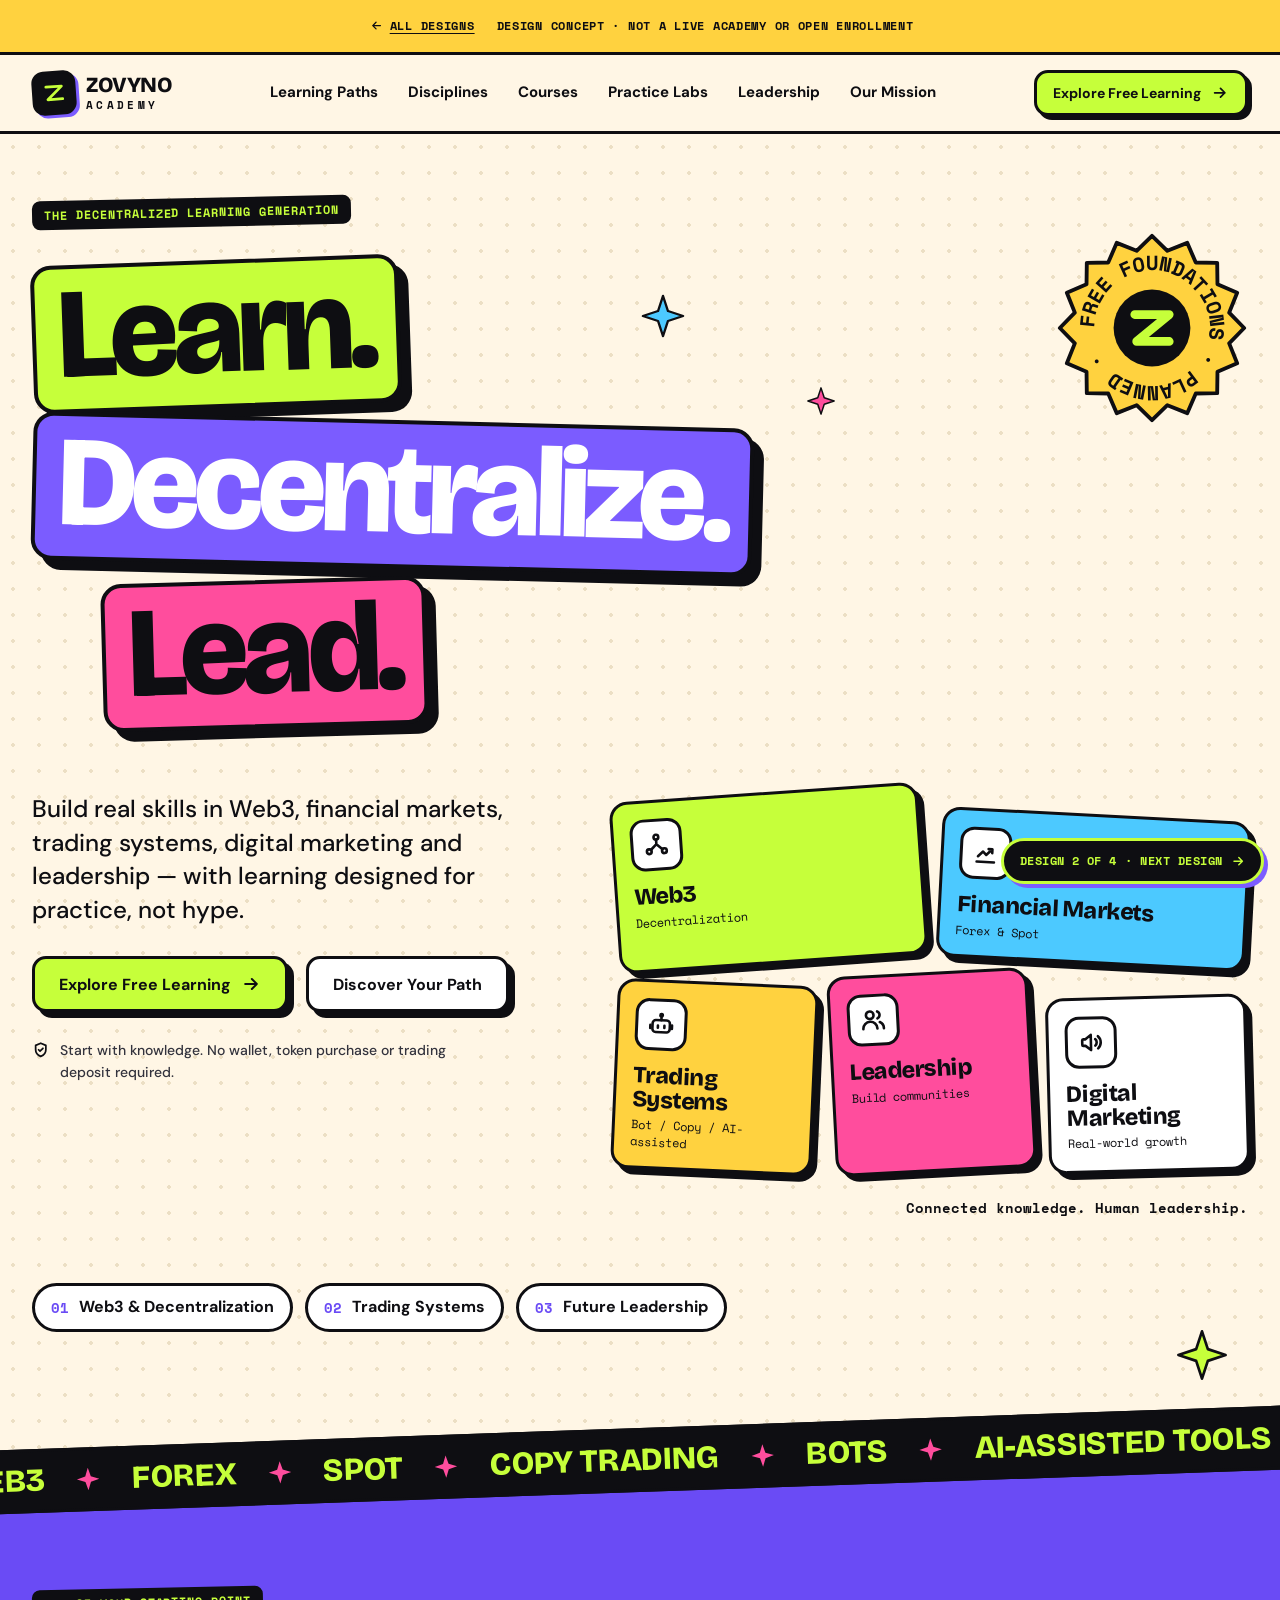
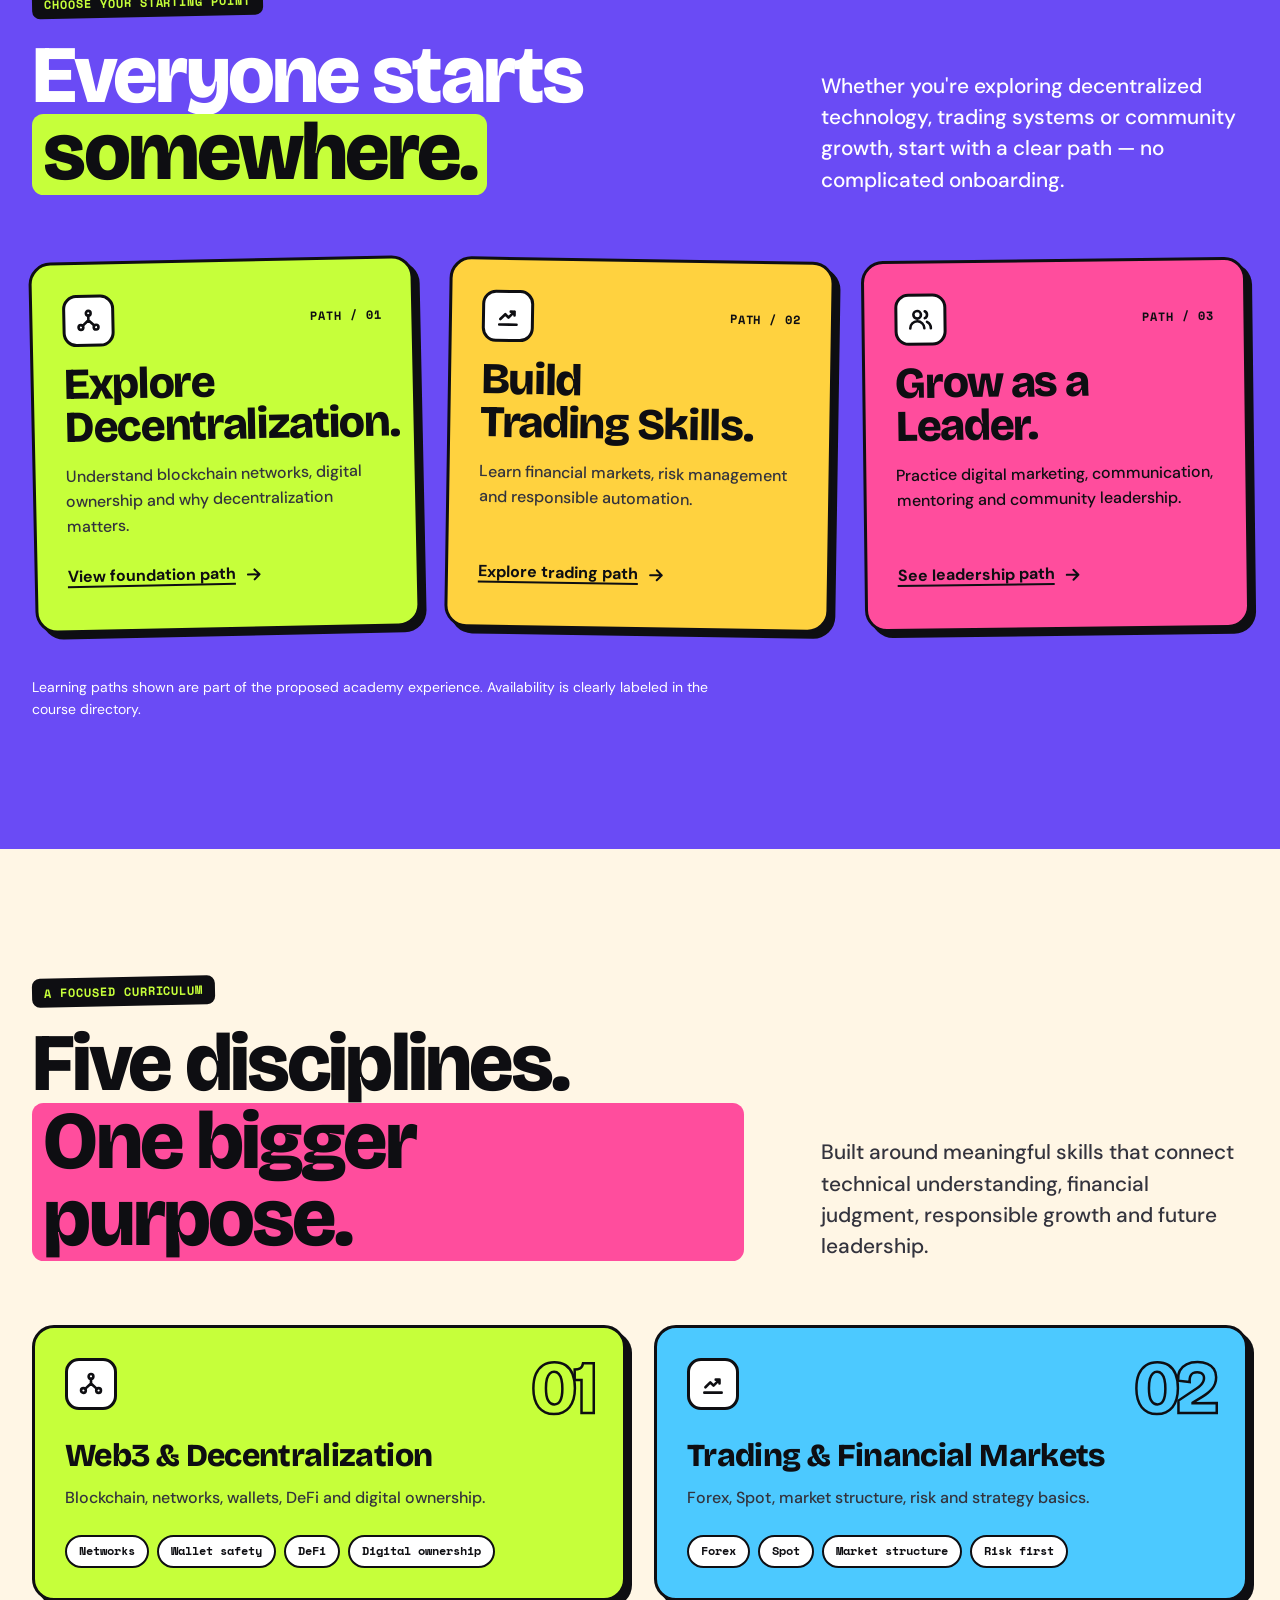
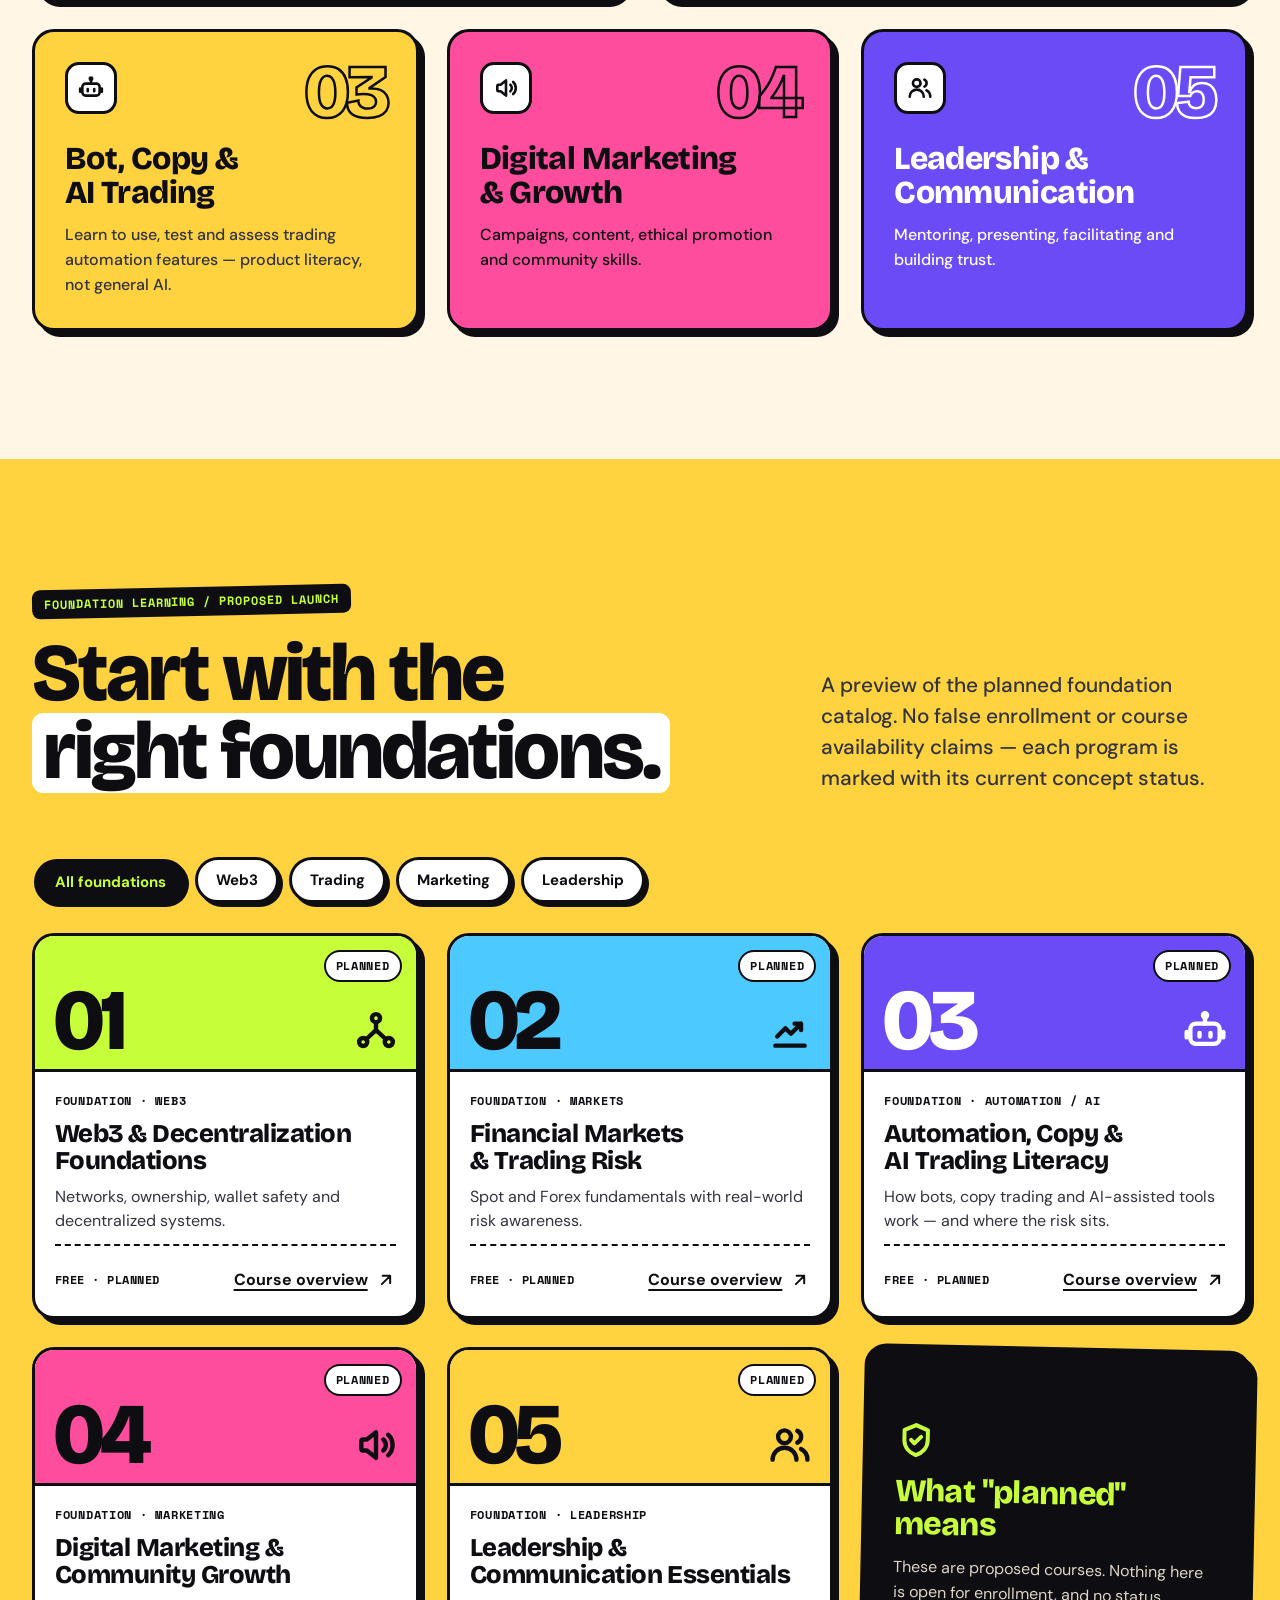
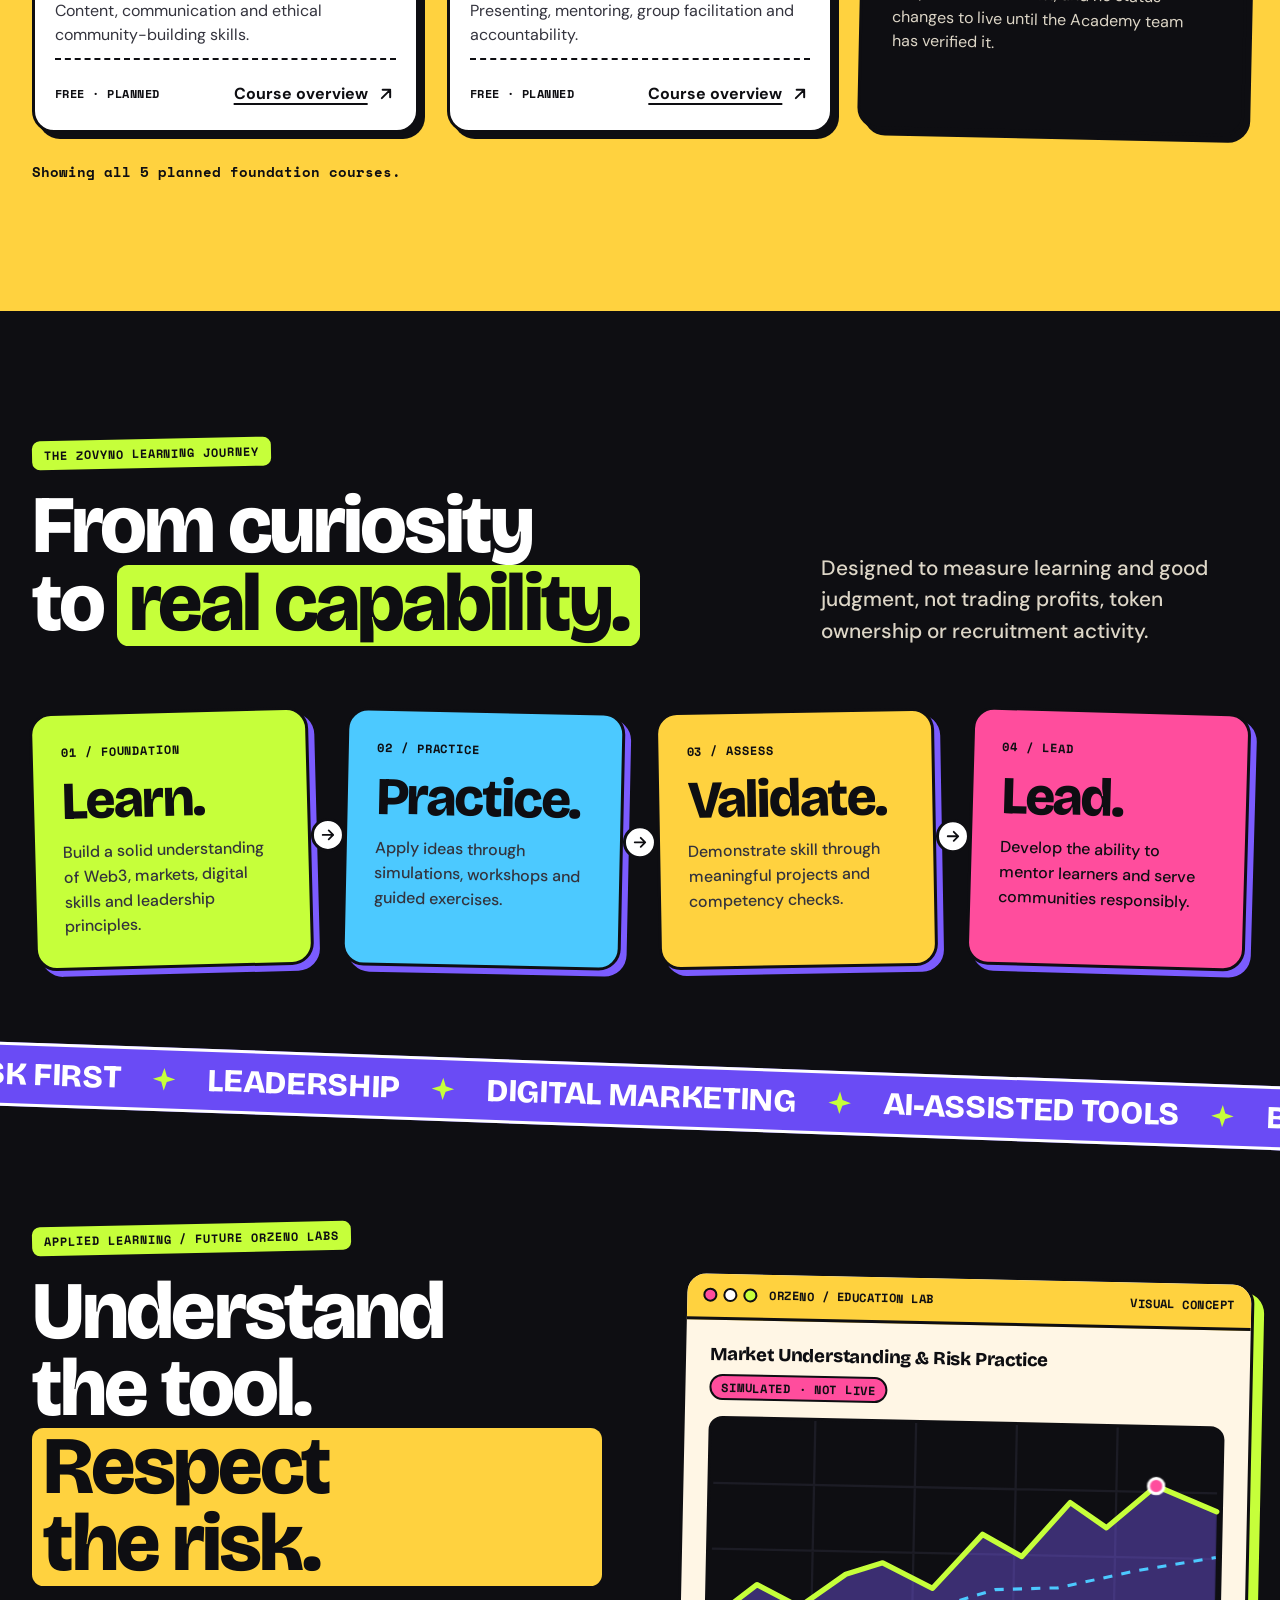
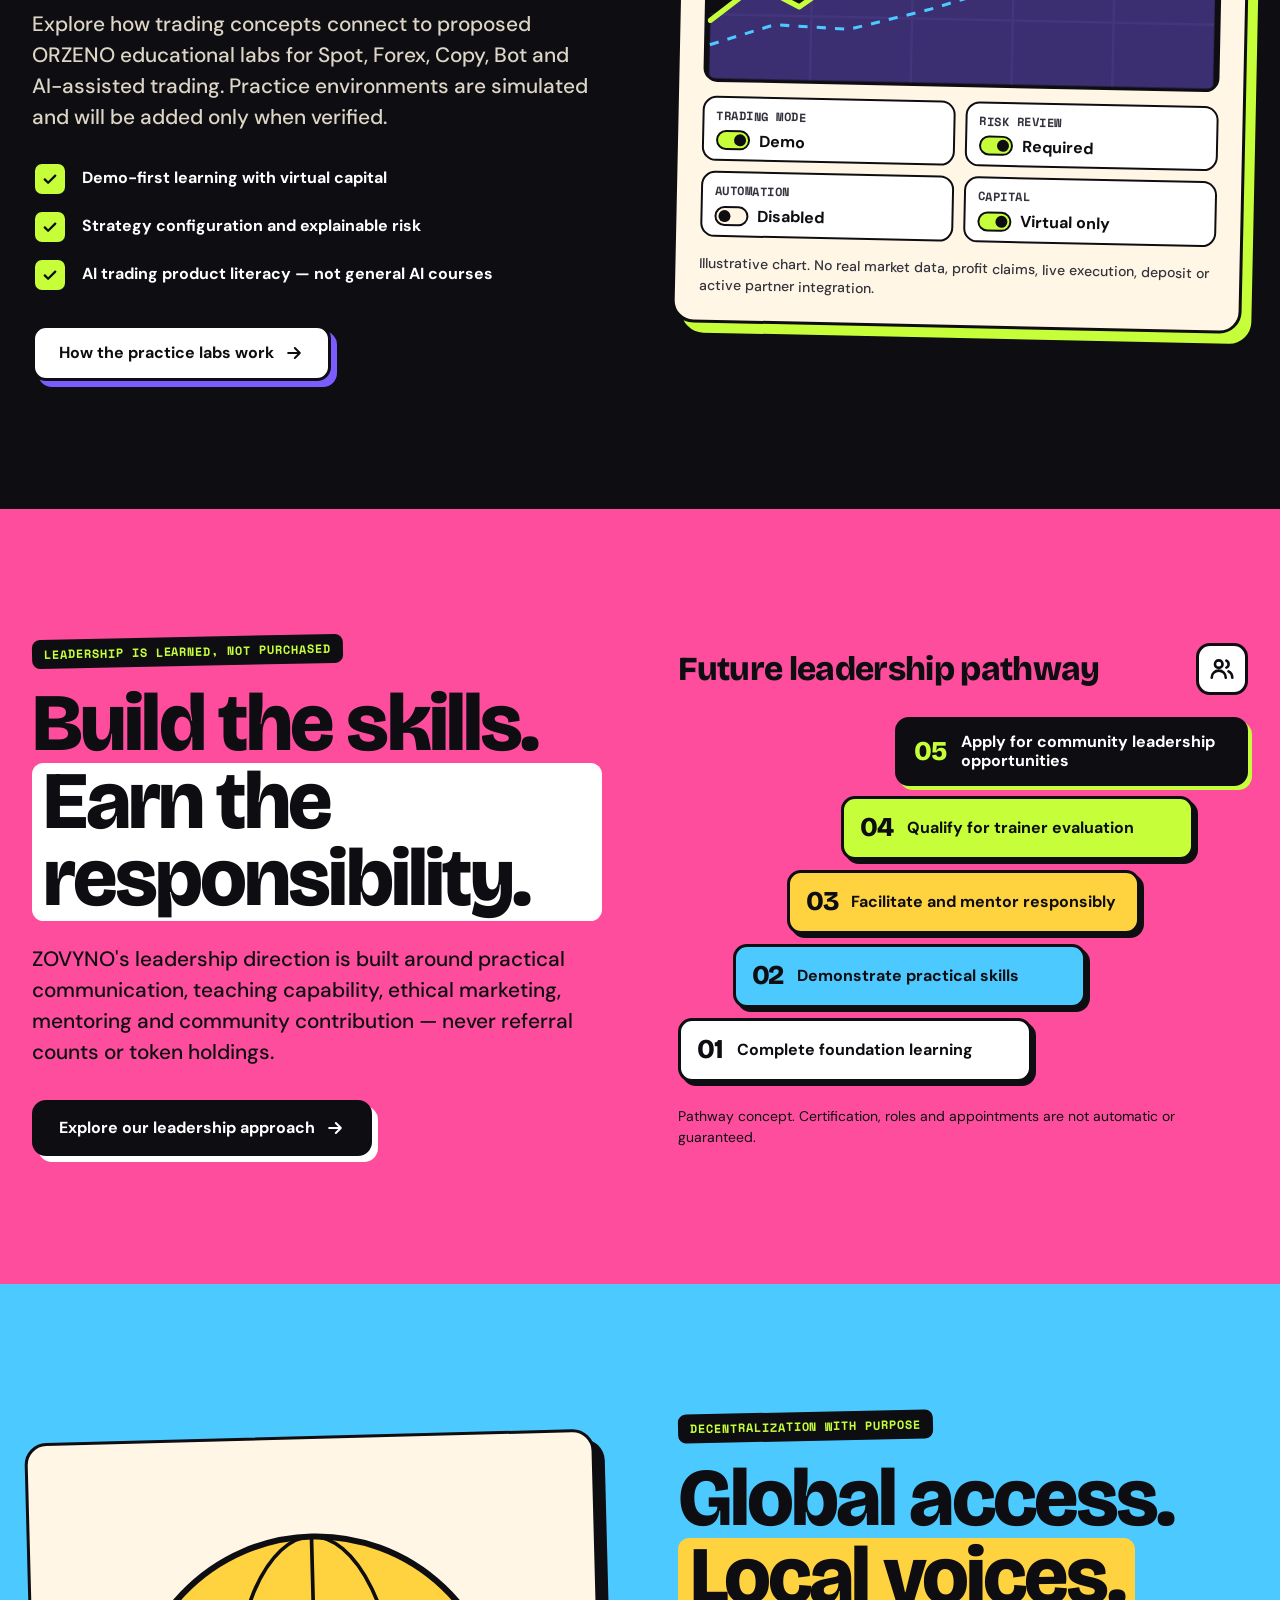
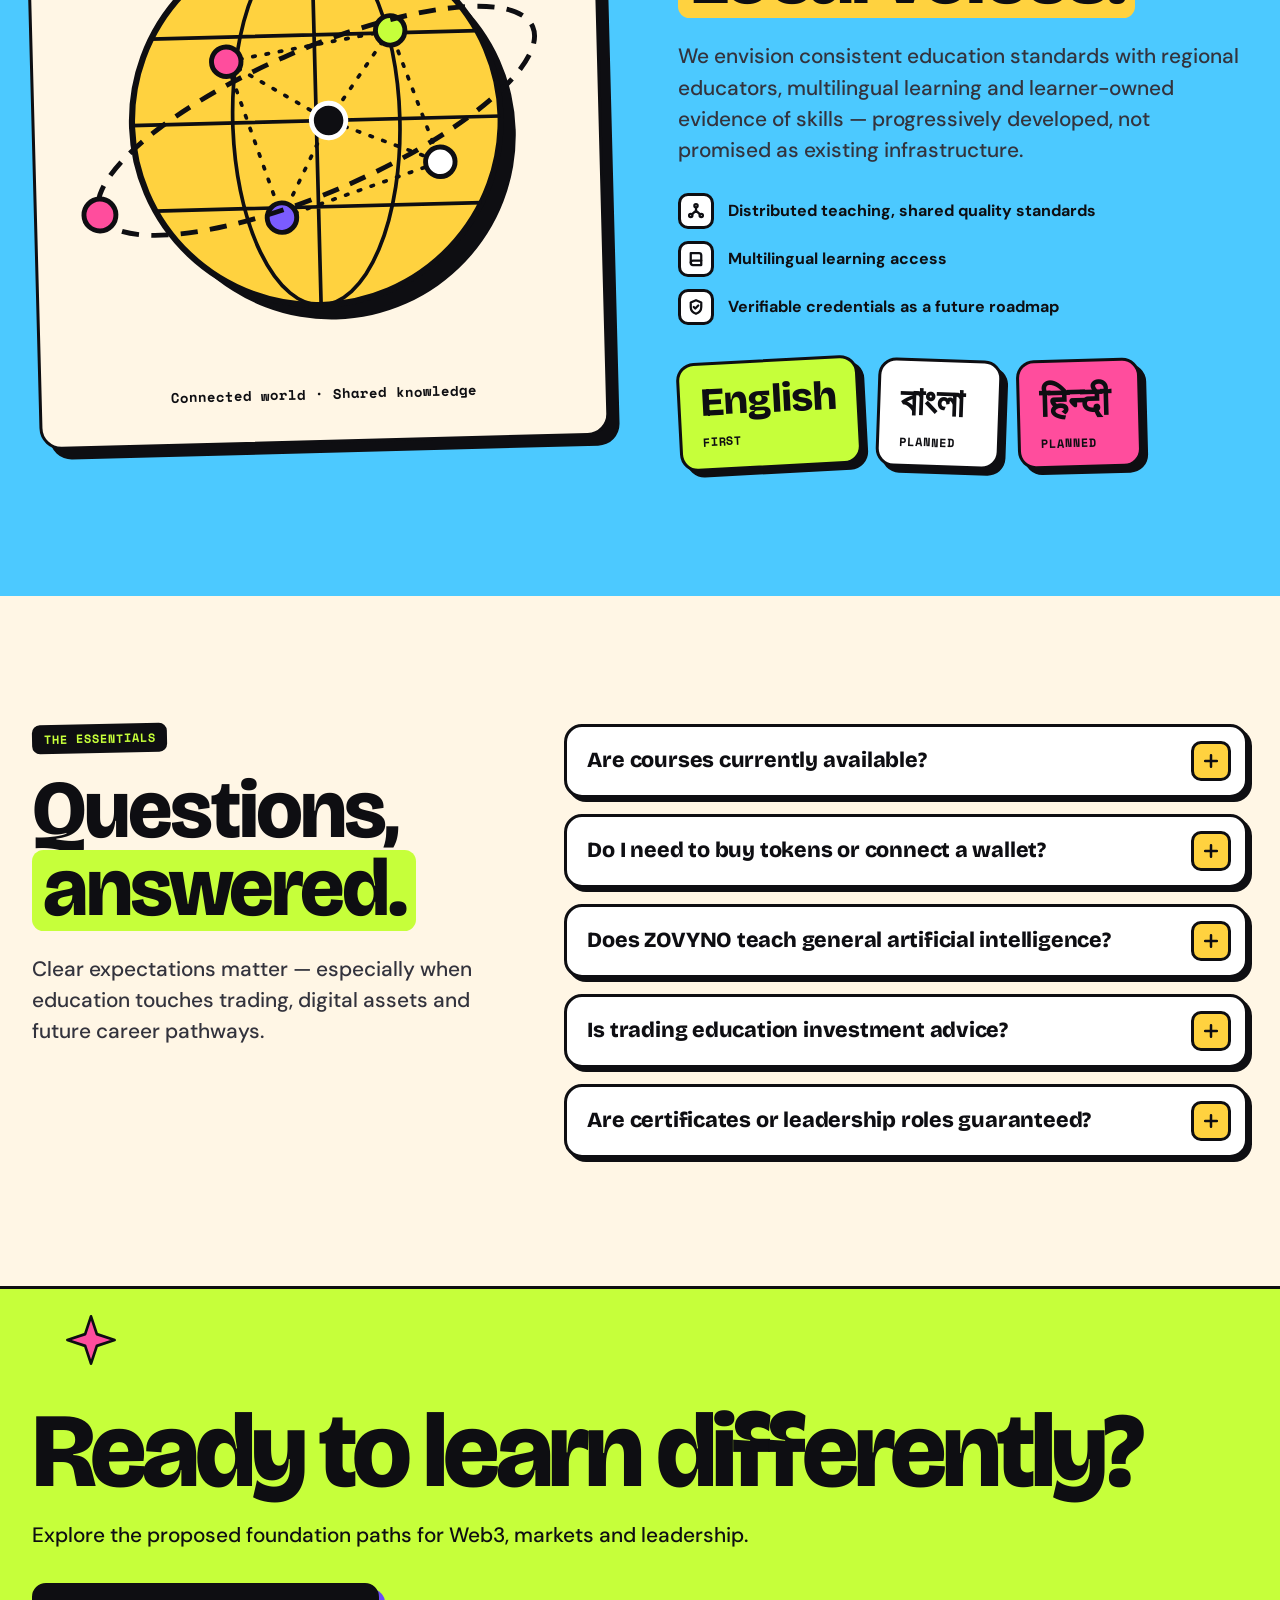
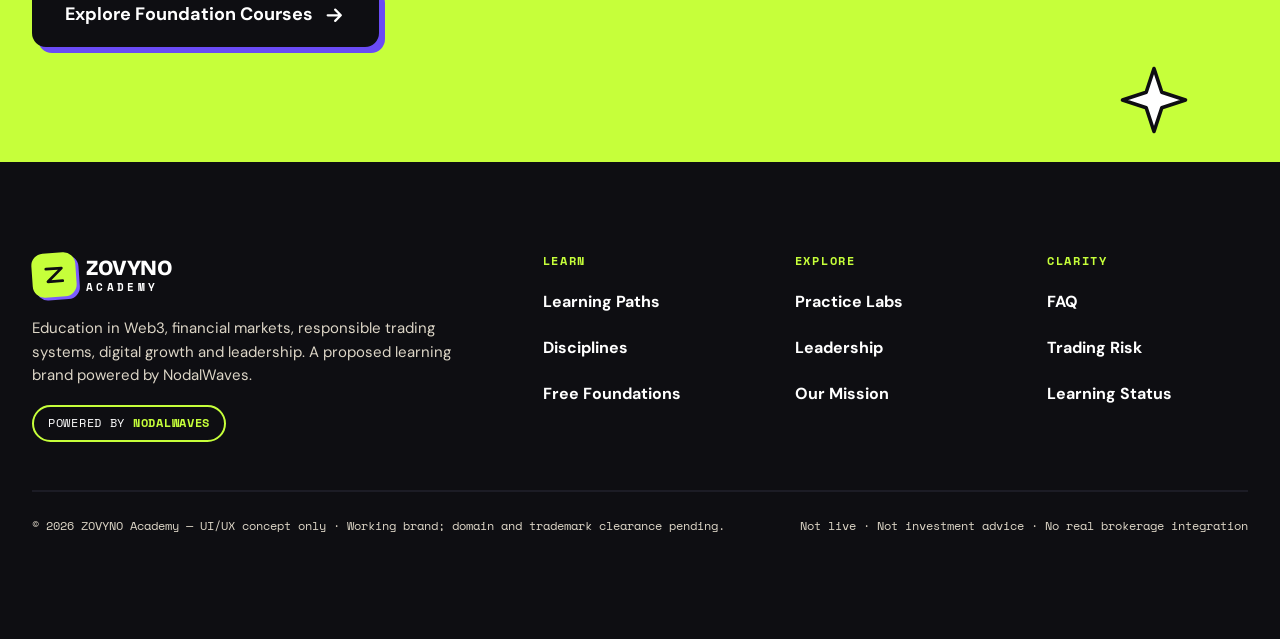
<file: pop/index.html>
<!doctype html>
<html lang="en">
  <head>
    <meta charset="utf-8" />
    <meta name="viewport" content="width=device-width, initial-scale=1" />
    <title>ZOVYNO Academy — Design 2: Pop</title>
    <meta
      name="description"
      content="ZOVYNO Academy design concept (Design 2: Pop): practical learning in Web3, financial markets, trading systems, digital marketing and leadership. Not a live academy or open enrollment."
    />
    <meta name="robots" content="noindex, nofollow" />
    <meta name="theme-color" content="#FFF6E5" />
    <link
      rel="icon"
      href="data:image/svg+xml,%3Csvg xmlns='http://www.w3.org/2000/svg' viewBox='0 0 32 32'%3E%3Crect width='32' height='32' rx='8' fill='%230E0E12'/%3E%3Cpath d='M8 9.5h16L9.5 22.5h15' fill='none' stroke='%23C6FF3A' stroke-width='3.2' stroke-linecap='round' stroke-linejoin='round'/%3E%3C/svg%3E"
    />
    <link rel="preconnect" href="https://fonts.googleapis.com" />
    <link rel="preconnect" href="https://fonts.gstatic.com" crossorigin />
    <link
      href="https://fonts.googleapis.com/css2?family=Bricolage+Grotesque:opsz,wght@12..96,700;12..96,800&family=DM+Sans:wght@400;500;700&family=Space+Mono:wght@400;700&display=swap"
      rel="stylesheet"
    />
    <link rel="stylesheet" href="styles.css" />
    <script>
      document.documentElement.classList.add('js');
    </script>
  </head>

  <body id="top">
    <!-- Icon sprite -->
    <svg class="sprite" aria-hidden="true" focusable="false">
      <symbol id="i-arrow" viewBox="0 0 24 24"><path d="M5 12h14M13 6l6 6-6 6" /></symbol>
      <symbol id="i-arrow-left" viewBox="0 0 24 24"><path d="M19 12H5M11 6l-6 6 6 6" /></symbol>
      <symbol id="i-arrow-ur" viewBox="0 0 24 24"><path d="M7 17 17 7M8 7h9v9" /></symbol>
      <symbol id="i-shield" viewBox="0 0 24 24"><path d="M12 3l7 3v6c0 4.4-3 7.6-7 9-4-1.4-7-4.6-7-9V6l7-3z" /><path d="M9 12l2 2 4-4" /></symbol>
      <symbol id="i-network" viewBox="0 0 24 24"><circle cx="12" cy="5" r="2.2" /><circle cx="5" cy="18" r="2.2" /><circle cx="19" cy="18" r="2.2" /><path d="M12 7.2v4.3M12 11.5l-5.4 5M12 11.5l5.4 5" /></symbol>
      <symbol id="i-market" viewBox="0 0 24 24"><path d="M4 20h16M5 15l4.5-4.5 3 3L18 8M14.5 8H18v3.5" /></symbol>
      <symbol id="i-bot" viewBox="0 0 24 24"><rect x="4" y="8" width="16" height="11" rx="3" /><path d="M12 8V4.6M9 13v2M15 13v2M2 12.5v3M22 12.5v3" /><circle cx="12" cy="3.4" r="1.1" /></symbol>
      <symbol id="i-megaphone" viewBox="0 0 24 24"><path d="M4 10v4a1 1 0 0 0 1 1h2l5 4V5L7 9H5a1 1 0 0 0-1 1z" /><path d="M16 9a4 4 0 0 1 0 6M18.6 6.4a7.6 7.6 0 0 1 0 11.2" /></symbol>
      <symbol id="i-lead" viewBox="0 0 24 24"><circle cx="9" cy="7.5" r="3.5" /><path d="M2.5 20a6.5 6.5 0 0 1 13 0M16 4.3a3.5 3.5 0 0 1 0 6.4M18 14.2a6.5 6.5 0 0 1 3.5 5.8" /></symbol>
      <symbol id="i-check" viewBox="0 0 24 24"><path d="M5 12.5l4.5 4.5L19 7.5" /></symbol>
      <symbol id="i-close" viewBox="0 0 24 24"><path d="M6 6l12 12M18 6 6 18" /></symbol>
      <symbol id="i-plus" viewBox="0 0 24 24"><path d="M12 5v14M5 12h14" /></symbol>
      <symbol id="i-book" viewBox="0 0 24 24"><path d="M5 4h11a3 3 0 0 1 3 3v13H8a3 3 0 0 1-3-3V4z" /><path d="M5 17a3 3 0 0 1 3-3h11" /></symbol>
      <symbol id="i-menu" viewBox="0 0 24 24"><path d="M4 7h16M4 12h16M4 17h16" /></symbol>
      <symbol id="i-mark" viewBox="0 0 32 32"><path d="M6.4 8.2h19.2L8 23.8h18.2" /></symbol>
      <symbol id="i-star" viewBox="0 0 24 24"><path d="M12 1.5l2.6 7.9 7.9 2.6-7.9 2.6-2.6 7.9-2.6-7.9L1.5 12l7.9-2.6z" /></symbol>
    </svg>

    <a class="skip" href="#main">Skip to content</a>

    <div class="concept-strip">
      <a class="strip-back" href="../"><svg class="i"><use href="#i-arrow-left" /></svg>All designs</a>
      <p role="note">Design concept <span aria-hidden="true">·</span> Not a live academy<span class="strip-extra"> or open enrollment</span></p>
    </div>

    <!-- 01 · Header -->
    <header class="site-header" id="site-header">
      <div class="shell header-inner">
        <a class="logo" href="#top" aria-label="ZOVYNO Academy — back to top">
          <span class="logo-mark" aria-hidden="true"><svg viewBox="0 0 32 32"><use href="#i-mark" /></svg></span>
          <span class="logo-word"><strong>ZOVYNO</strong><small>ACADEMY</small></span>
        </a>

        <nav class="site-nav" aria-label="Primary">
          <a href="#paths">Learning Paths</a>
          <a href="#pillars">Disciplines</a>
          <a href="#courses">Courses</a>
          <a href="#labs">Practice Labs</a>
          <a href="#leadership">Leadership</a>
          <a href="#mission">Our Mission</a>
        </nav>

        <a class="btn btn--sm header-cta" href="#courses">Explore Free Learning <svg class="i"><use href="#i-arrow" /></svg></a>

        <button class="menu-toggle" id="menu-toggle" type="button" aria-expanded="false" aria-controls="mobile-panel" aria-label="Open menu">
          <svg class="i i--open"><use href="#i-menu" /></svg>
          <svg class="i i--close"><use href="#i-close" /></svg>
        </button>
      </div>

      <div class="mobile-panel" id="mobile-panel" hidden>
        <nav aria-label="Mobile">
          <a href="#paths">Learning Paths</a>
          <a href="#pillars">Disciplines</a>
          <a href="#courses">Courses</a>
          <a href="#labs">Practice Labs</a>
          <a href="#leadership">Leadership</a>
          <a href="#mission">Our Mission</a>
        </nav>
        <a class="btn" href="#courses">Explore Free Learning <svg class="i"><use href="#i-arrow" /></svg></a>
      </div>
    </header>

    <main id="main">
      <!-- 01 · Hero -->
      <section class="hero" data-surface="paper" aria-labelledby="hero-title">
        <svg class="deco deco--1" aria-hidden="true" focusable="false"><use href="#i-star" /></svg>
        <svg class="deco deco--2" aria-hidden="true" focusable="false"><use href="#i-star" /></svg>
        <svg class="deco deco--3" aria-hidden="true" focusable="false"><use href="#i-star" /></svg>

        <div class="shell">
          <p class="label">The decentralized learning generation</p>

          <div class="hero-title-wrap">
            <h1 class="hero-title" id="hero-title">
              <span class="word word--lime">Learn.</span>
              <span class="word word--purple">Decentralize.</span>
              <span class="word word--pink">Lead.</span>
            </h1>

            <div class="badge" role="img" aria-label="Free foundations — planned">
              <svg class="badge-spin" viewBox="0 0 200 200" aria-hidden="true" focusable="false">
                <polygon
                  class="badge-burst"
                  points="196,100 180.4,116 188.7,136.7 168.2,145.6 167.9,167.9 145.6,168.2 136.7,188.7 116,180.4 100,196 84,180.4 63.3,188.7 54.4,168.2 32.1,167.9 31.8,145.6 11.3,136.7 19.6,116 4,100 19.6,84 11.3,63.3 31.8,54.4 32.1,32.1 54.4,31.8 63.3,11.3 84,19.6 100,4 116,19.6 136.7,11.3 145.6,31.8 167.9,32.1 168.2,54.4 188.7,63.3 180.4,84"
                />
                <path id="badge-circle" d="M100,100 m-60,0 a60,60 0 1,1 120,0 a60,60 0 1,1 -120,0" fill="none" />
                <text class="badge-text"><textPath href="#badge-circle" startOffset="0">FREE FOUNDATIONS · PLANNED ·</textPath></text>
              </svg>
              <svg class="badge-core" viewBox="0 0 200 200" aria-hidden="true" focusable="false">
                <circle class="badge-core-disc" cx="100" cy="100" r="40" />
                <path class="badge-core-mark" d="M82 86h36L84 114h34" />
              </svg>
            </div>
          </div>

          <div class="hero-grid">
            <div class="hero-copy" data-reveal>
              <p class="hero-body">
                Build real skills in Web3, financial markets, trading systems, digital marketing and leadership — with
                learning designed for practice, not hype.
              </p>
              <div class="hero-actions">
                <a class="btn" href="#courses">Explore Free Learning <svg class="i"><use href="#i-arrow" /></svg></a>
                <a class="btn btn--white" href="#paths">Discover Your Path</a>
              </div>
              <p class="hero-note">
                <svg class="i"><use href="#i-shield" /></svg>
                Start with knowledge. No wallet, token purchase or trading deposit required.
              </p>
            </div>

            <div class="hero-collage" data-reveal>
              <ul class="stickers" aria-label="The five disciplines">
                <li><a class="sticker tone-lime" href="#pillar-web3" style="--r: -4deg"><span class="tile"><svg class="i"><use href="#i-network" /></svg></span><span><b>Web3</b><small>Decentralization</small></span></a></li>
                <li><a class="sticker tone-sky" href="#pillar-trading" style="--r: 3deg"><span class="tile"><svg class="i"><use href="#i-market" /></svg></span><span><b>Financial Markets</b><small>Forex &amp; Spot</small></span></a></li>
                <li><a class="sticker tone-sun" href="#pillar-automation" style="--r: 2.5deg"><span class="tile"><svg class="i"><use href="#i-bot" /></svg></span><span><b>Trading Systems</b><small>Bot / Copy / AI-assisted</small></span></a></li>
                <li><a class="sticker tone-pink" href="#pillar-leadership" style="--r: -3deg"><span class="tile"><svg class="i"><use href="#i-lead" /></svg></span><span><b>Leadership</b><small>Build communities</small></span></a></li>
                <li><a class="sticker tone-white" href="#pillar-marketing" style="--r: -1.5deg"><span class="tile"><svg class="i"><use href="#i-megaphone" /></svg></span><span><b>Digital Marketing</b><small>Real-world growth</small></span></a></li>
              </ul>
              <p class="collage-caption">Connected knowledge. Human leadership.</p>
            </div>
          </div>

          <ul class="hero-band" aria-label="Focus areas">
            <li><b>01</b> Web3 &amp; Decentralization</li>
            <li><b>02</b> Trading Systems</li>
            <li><b>03</b> Future Leadership</li>
          </ul>
        </div>
      </section>

      <!-- Marquee band -->
      <div class="band band--ink band--left">
        <div class="band-inner">
          <div class="track">
            <ul>
              <li>Web3<svg class="star" aria-hidden="true"><use href="#i-star" /></svg></li>
              <li>Forex<svg class="star" aria-hidden="true"><use href="#i-star" /></svg></li>
              <li>Spot<svg class="star" aria-hidden="true"><use href="#i-star" /></svg></li>
              <li>Copy trading<svg class="star" aria-hidden="true"><use href="#i-star" /></svg></li>
              <li>Bots<svg class="star" aria-hidden="true"><use href="#i-star" /></svg></li>
              <li>AI-assisted tools<svg class="star" aria-hidden="true"><use href="#i-star" /></svg></li>
              <li>Digital marketing<svg class="star" aria-hidden="true"><use href="#i-star" /></svg></li>
              <li>Leadership<svg class="star" aria-hidden="true"><use href="#i-star" /></svg></li>
              <li>Risk first<svg class="star" aria-hidden="true"><use href="#i-star" /></svg></li>
            </ul>
          </div>
        </div>
      </div>

      <!-- 02 · Paths -->
      <section class="section" id="paths" data-surface="purple" aria-labelledby="paths-title">
        <div class="shell">
          <div class="section-head" data-reveal>
            <div>
              <p class="label">Choose your starting point</p>
              <h2 id="paths-title">Everyone starts <span class="hl hl--lime">somewhere.</span></h2>
            </div>
            <p class="lead">
              Whether you're exploring decentralized technology, trading systems or community growth, start with a clear
              path — no complicated onboarding.
            </p>
          </div>

          <div class="path-grid" data-stagger>
            <a class="card path-card tone-lime" href="#courses" data-path-filter="web3" data-reveal style="--r: -1.2deg">
              <span class="path-top"><span class="tile"><svg class="i"><use href="#i-network" /></svg></span><span class="mono-tag">Path / 01</span></span>
              <h3>Explore<br />Decentralization.</h3>
              <p>Understand blockchain networks, digital ownership and why decentralization matters.</p>
              <span class="text-link">View foundation path <svg class="i"><use href="#i-arrow" /></svg></span>
            </a>
            <a class="card path-card tone-sun" href="#courses" data-path-filter="trading" data-reveal style="--r: 0.9deg">
              <span class="path-top"><span class="tile"><svg class="i"><use href="#i-market" /></svg></span><span class="mono-tag">Path / 02</span></span>
              <h3>Build<br />Trading Skills.</h3>
              <p>Learn financial markets, risk management and responsible automation.</p>
              <span class="text-link">Explore trading path <svg class="i"><use href="#i-arrow" /></svg></span>
            </a>
            <a class="card path-card tone-pink" href="#courses" data-path-filter="leadership" data-reveal style="--r: -0.7deg">
              <span class="path-top"><span class="tile"><svg class="i"><use href="#i-lead" /></svg></span><span class="mono-tag">Path / 03</span></span>
              <h3>Grow as a<br />Leader.</h3>
              <p>Practice digital marketing, communication, mentoring and community leadership.</p>
              <span class="text-link">See leadership path <svg class="i"><use href="#i-arrow" /></svg></span>
            </a>
          </div>

          <p class="fine-print">
            Learning paths shown are part of the proposed academy experience. Availability is clearly labeled in the course
            directory.
          </p>
        </div>
      </section>

      <!-- 03 · Pillars -->
      <section class="section" id="pillars" data-surface="paper" aria-labelledby="pillars-title">
        <div class="shell">
          <div class="section-head" data-reveal>
            <div>
              <p class="label">A focused curriculum</p>
              <h2 id="pillars-title">Five disciplines. <span class="hl hl--pink">One bigger purpose.</span></h2>
            </div>
            <p class="lead">
              Built around meaningful skills that connect technical understanding, financial judgment, responsible growth
              and future leadership.
            </p>
          </div>

          <ul class="pillar-grid" data-stagger>
            <li class="card pillar pillar--wide tone-lime" id="pillar-web3" data-reveal>
              <div class="pillar-head"><span class="tile"><svg class="i"><use href="#i-network" /></svg></span><span class="big-num" aria-hidden="true">01</span></div>
              <h3>Web3 &amp; Decentralization</h3>
              <p>Blockchain, networks, wallets, DeFi and digital ownership.</p>
              <ul class="tags"><li>Networks</li><li>Wallet safety</li><li>DeFi</li><li>Digital ownership</li></ul>
            </li>
            <li class="card pillar pillar--wide tone-sky" id="pillar-trading" data-reveal>
              <div class="pillar-head"><span class="tile"><svg class="i"><use href="#i-market" /></svg></span><span class="big-num" aria-hidden="true">02</span></div>
              <h3>Trading &amp; Financial Markets</h3>
              <p>Forex, Spot, market structure, risk and strategy basics.</p>
              <ul class="tags"><li>Forex</li><li>Spot</li><li>Market structure</li><li>Risk first</li></ul>
            </li>
            <li class="card pillar tone-sun" id="pillar-automation" data-reveal>
              <div class="pillar-head"><span class="tile"><svg class="i"><use href="#i-bot" /></svg></span><span class="big-num" aria-hidden="true">03</span></div>
              <h3>Bot, Copy &amp; AI Trading</h3>
              <p>Learn to use, test and assess trading automation features — product literacy, not general AI.</p>
            </li>
            <li class="card pillar tone-pink" id="pillar-marketing" data-reveal>
              <div class="pillar-head"><span class="tile"><svg class="i"><use href="#i-megaphone" /></svg></span><span class="big-num" aria-hidden="true">04</span></div>
              <h3>Digital Marketing &amp; Growth</h3>
              <p>Campaigns, content, ethical promotion and community skills.</p>
            </li>
            <li class="card pillar tone-purple" id="pillar-leadership" data-reveal>
              <div class="pillar-head"><span class="tile"><svg class="i"><use href="#i-lead" /></svg></span><span class="big-num" aria-hidden="true">05</span></div>
              <h3>Leadership &amp; Communication</h3>
              <p>Mentoring, presenting, facilitating and building trust.</p>
            </li>
          </ul>
        </div>
      </section>

      <!-- 04 · Courses -->
      <section class="section" id="courses" data-surface="sun" aria-labelledby="courses-title">
        <div class="shell">
          <div class="section-head" data-reveal>
            <div>
              <p class="label">Foundation learning / proposed launch</p>
              <h2 id="courses-title">Start with the <span class="hl hl--white">right foundations.</span></h2>
            </div>
            <p class="lead">
              A preview of the planned foundation catalog. No false enrollment or course availability claims — each
              program is marked with its current concept status.
            </p>
          </div>

          <div class="chip-row" role="group" aria-label="Filter foundation courses">
            <button class="chip" type="button" data-filter="all" aria-pressed="true">All foundations</button>
            <button class="chip" type="button" data-filter="web3" aria-pressed="false">Web3</button>
            <button class="chip" type="button" data-filter="trading" aria-pressed="false">Trading</button>
            <button class="chip" type="button" data-filter="marketing" aria-pressed="false">Marketing</button>
            <button class="chip" type="button" data-filter="leadership" aria-pressed="false">Leadership</button>
          </div>

          <div class="course-grid">
            <article class="card course" data-category="web3">
              <div class="course-art tone-lime"><span class="course-num" aria-hidden="true">01</span><svg class="i"><use href="#i-network" /></svg><span class="status">Planned</span></div>
              <div class="course-body">
                <p class="course-meta">Foundation · Web3</p>
                <h3>Web3 &amp; Decentralization Foundations</h3>
                <p>Networks, ownership, wallet safety and decentralized systems.</p>
                <div class="course-foot"><span class="course-free">Free · Planned</span><button class="text-link" type="button" data-dialog="dialog-web3" aria-haspopup="dialog">Course overview <svg class="i"><use href="#i-arrow-ur" /></svg></button></div>
              </div>
            </article>

            <article class="card course" data-category="trading">
              <div class="course-art tone-sky"><span class="course-num" aria-hidden="true">02</span><svg class="i"><use href="#i-market" /></svg><span class="status">Planned</span></div>
              <div class="course-body">
                <p class="course-meta">Foundation · Markets</p>
                <h3>Financial Markets &amp; Trading Risk</h3>
                <p>Spot and Forex fundamentals with real-world risk awareness.</p>
                <div class="course-foot"><span class="course-free">Free · Planned</span><button class="text-link" type="button" data-dialog="dialog-trading" aria-haspopup="dialog">Course overview <svg class="i"><use href="#i-arrow-ur" /></svg></button></div>
              </div>
            </article>

            <article class="card course" data-category="trading">
              <div class="course-art tone-purple"><span class="course-num" aria-hidden="true">03</span><svg class="i"><use href="#i-bot" /></svg><span class="status">Planned</span></div>
              <div class="course-body">
                <p class="course-meta">Foundation · Automation / AI</p>
                <h3>Automation, Copy &amp; AI Trading Literacy</h3>
                <p>How bots, copy trading and AI-assisted tools work — and where the risk sits.</p>
                <div class="course-foot"><span class="course-free">Free · Planned</span><button class="text-link" type="button" data-dialog="dialog-automation" aria-haspopup="dialog">Course overview <svg class="i"><use href="#i-arrow-ur" /></svg></button></div>
              </div>
            </article>

            <article class="card course" data-category="marketing">
              <div class="course-art tone-pink"><span class="course-num" aria-hidden="true">04</span><svg class="i"><use href="#i-megaphone" /></svg><span class="status">Planned</span></div>
              <div class="course-body">
                <p class="course-meta">Foundation · Marketing</p>
                <h3>Digital Marketing &amp; Community Growth</h3>
                <p>Content, communication and ethical community-building skills.</p>
                <div class="course-foot"><span class="course-free">Free · Planned</span><button class="text-link" type="button" data-dialog="dialog-marketing" aria-haspopup="dialog">Course overview <svg class="i"><use href="#i-arrow-ur" /></svg></button></div>
              </div>
            </article>

            <article class="card course" data-category="leadership">
              <div class="course-art tone-sun"><span class="course-num" aria-hidden="true">05</span><svg class="i"><use href="#i-lead" /></svg><span class="status">Planned</span></div>
              <div class="course-body">
                <p class="course-meta">Foundation · Leadership</p>
                <h3>Leadership &amp; Communication Essentials</h3>
                <p>Presenting, mentoring, group facilitation and accountability.</p>
                <div class="course-foot"><span class="course-free">Free · Planned</span><button class="text-link" type="button" data-dialog="dialog-leadership" aria-haspopup="dialog">Course overview <svg class="i"><use href="#i-arrow-ur" /></svg></button></div>
              </div>
            </article>

            <aside class="card course course--note tone-ink" data-category="all">
              <svg class="i"><use href="#i-shield" /></svg>
              <h3>What "planned" means</h3>
              <p>
                These are proposed courses. Nothing here is open for enrollment, and no status changes to live until the
                Academy team has verified it.
              </p>
            </aside>
          </div>

          <p class="course-count" id="course-count" role="status" aria-live="polite">Showing all 5 planned foundation courses.</p>
        </div>

        <dialog class="course-dialog" id="dialog-web3" aria-labelledby="dt-web3">
          <button class="dialog-close" type="button" data-close aria-label="Close course preview"><svg class="i"><use href="#i-close" /></svg></button>
          <p class="label">Foundation course preview</p>
          <h2 id="dt-web3">Web3 &amp; Decentralization Foundations</h2>
          <p>A beginner-friendly foundation in digital ownership, decentralization and network trust — built to explain how the technology works before anyone is asked to participate in it.</p>
          <h3>Proposed modules</h3>
          <ol class="module-list"><li>How blockchains and networks differ</li><li>Wallet safety and self-custody basics</li><li>DeFi, DEX and decentralization tradeoffs</li><li>Scenario-based risk and safety assessment</li></ol>
          <div class="dialog-foot"><span class="course-free">Free · Planned, not open</span><button class="btn btn--sm" type="button" data-close>Back to catalog</button></div>
        </dialog>

        <dialog class="course-dialog" id="dialog-trading" aria-labelledby="dt-trading">
          <button class="dialog-close" type="button" data-close aria-label="Close course preview"><svg class="i"><use href="#i-close" /></svg></button>
          <p class="label">Foundation course preview</p>
          <h2 id="dt-trading">Financial Markets &amp; Trading Risk</h2>
          <p>Market literacy and risk-first thinking before any strategy, automation or live trading. Designed to make losses and limitations visible, not to promise returns.</p>
          <h3>Proposed modules</h3>
          <ol class="module-list"><li>Spot vs. Forex market basics</li><li>Order types and slippage explained</li><li>Position sizing and risk boundaries</li><li>Practice-only market scenarios</li></ol>
          <div class="dialog-foot"><span class="course-free">Free · Planned, not open</span><button class="btn btn--sm" type="button" data-close>Back to catalog</button></div>
        </dialog>

        <dialog class="course-dialog" id="dialog-automation" aria-labelledby="dt-automation">
          <button class="dialog-close" type="button" data-close aria-label="Close course preview"><svg class="i"><use href="#i-close" /></svg></button>
          <p class="label">Foundation course preview</p>
          <h2 id="dt-automation">Automation, Copy &amp; AI Trading Literacy</h2>
          <p>Product literacy for automated and AI-assisted trading features: what the tools actually do, how to test them, and why automation does not remove market risk. This is not a general AI course.</p>
          <h3>Proposed modules</h3>
          <ol class="module-list"><li>What bots, copy trading and AI-assisted tools can and cannot do</li><li>Testing a strategy in a simulated environment</li><li>Explaining automation limits and failure modes</li><li>Risk review and responsible-use checklist</li></ol>
          <div class="dialog-foot"><span class="course-free">Free · Planned, not open</span><button class="btn btn--sm" type="button" data-close>Back to catalog</button></div>
        </dialog>

        <dialog class="course-dialog" id="dialog-marketing" aria-labelledby="dt-marketing">
          <button class="dialog-close" type="button" data-close aria-label="Close course preview"><svg class="i"><use href="#i-close" /></svg></button>
          <p class="label">Foundation course preview</p>
          <h2 id="dt-marketing">Digital Marketing &amp; Community Growth</h2>
          <p>Skills for responsible digital communication and sustainable community building, including how to spot hype-driven promotion and avoid it.</p>
          <h3>Proposed modules</h3>
          <ol class="module-list"><li>Audience research and ethical positioning</li><li>Content planning and campaign essentials</li><li>Community communication workflows</li><li>Marketing project with reflection</li></ol>
          <div class="dialog-foot"><span class="course-free">Free · Planned, not open</span><button class="btn btn--sm" type="button" data-close>Back to catalog</button></div>
        </dialog>

        <dialog class="course-dialog" id="dialog-leadership" aria-labelledby="dt-leadership">
          <button class="dialog-close" type="button" data-close aria-label="Close course preview"><svg class="i"><use href="#i-close" /></svg></button>
          <p class="label">Foundation course preview</p>
          <h2 id="dt-leadership">Leadership &amp; Communication Essentials</h2>
          <p>Build facilitation, speaking and mentoring capabilities with demonstrated practice — leadership as a learned responsibility rather than a purchased rank.</p>
          <h3>Proposed modules</h3>
          <ol class="module-list"><li>Presenting concepts with clarity</li><li>Listening and mentoring fundamentals</li><li>Leading a responsible learning session</li><li>Ethical conduct and reflective assessment</li></ol>
          <div class="dialog-foot"><span class="course-free">Free · Planned, not open</span><button class="btn btn--sm" type="button" data-close>Back to catalog</button></div>
        </dialog>
      </section>

      <!-- 05 · Journey -->
      <section class="section journey" id="journey" data-surface="ink" aria-labelledby="journey-title">
        <div class="shell">
          <div class="section-head" data-reveal>
            <div>
              <p class="label">The ZOVYNO learning journey</p>
              <h2 id="journey-title">From curiosity to <span class="hl hl--lime">real capability.</span></h2>
            </div>
            <p class="lead">
              Designed to measure learning and good judgment, not trading profits, token ownership or recruitment activity.
            </p>
          </div>

          <ol class="steps" data-stagger>
            <li class="card step tone-lime" data-reveal style="--r: -1.5deg">
              <span class="mono-tag">01 / Foundation</span><h3>Learn.</h3><p>Build a solid understanding of Web3, markets, digital skills and leadership principles.</p>
              <svg class="i step-arrow" aria-hidden="true"><use href="#i-arrow" /></svg>
            </li>
            <li class="card step tone-sky" data-reveal style="--r: 1.2deg">
              <span class="mono-tag">02 / Practice</span><h3>Practice.</h3><p>Apply ideas through simulations, workshops and guided exercises.</p>
              <svg class="i step-arrow" aria-hidden="true"><use href="#i-arrow" /></svg>
            </li>
            <li class="card step tone-sun" data-reveal style="--r: -1deg">
              <span class="mono-tag">03 / Assess</span><h3>Validate.</h3><p>Demonstrate skill through meaningful projects and competency checks.</p>
              <svg class="i step-arrow" aria-hidden="true"><use href="#i-arrow" /></svg>
            </li>
            <li class="card step step--lead tone-pink" data-reveal style="--r: 1.6deg">
              <span class="mono-tag">04 / Lead</span><h3>Lead.</h3><p>Develop the ability to mentor learners and serve communities responsibly.</p>
            </li>
          </ol>
        </div>
      </section>

      <!-- Marquee band -->
      <div class="band band--purple band--right">
        <div class="band-inner">
          <div class="track">
            <ul>
              <li>Risk first<svg class="star" aria-hidden="true"><use href="#i-star" /></svg></li>
              <li>Leadership<svg class="star" aria-hidden="true"><use href="#i-star" /></svg></li>
              <li>Digital marketing<svg class="star" aria-hidden="true"><use href="#i-star" /></svg></li>
              <li>AI-assisted tools<svg class="star" aria-hidden="true"><use href="#i-star" /></svg></li>
              <li>Bots<svg class="star" aria-hidden="true"><use href="#i-star" /></svg></li>
              <li>Copy trading<svg class="star" aria-hidden="true"><use href="#i-star" /></svg></li>
              <li>Spot<svg class="star" aria-hidden="true"><use href="#i-star" /></svg></li>
              <li>Forex<svg class="star" aria-hidden="true"><use href="#i-star" /></svg></li>
              <li>Web3<svg class="star" aria-hidden="true"><use href="#i-star" /></svg></li>
            </ul>
          </div>
        </div>
      </div>

      <!-- 06 · Labs -->
      <section class="section" id="labs" data-surface="ink" aria-labelledby="labs-title">
        <div class="shell split">
          <div class="split-copy" data-reveal>
            <p class="label">Applied learning / future ORZENO labs</p>
            <h2 id="labs-title">Understand the tool. <span class="hl hl--sun">Respect the risk.</span></h2>
            <p class="lead">
              Explore how trading concepts connect to proposed ORZENO educational labs for Spot, Forex, Copy, Bot and
              AI-assisted trading. Practice environments are simulated and will be added only when verified.
            </p>
            <ul class="ticks">
              <li><span class="tick"><svg class="i"><use href="#i-check" /></svg></span>Demo-first learning with virtual capital</li>
              <li><span class="tick"><svg class="i"><use href="#i-check" /></svg></span>Strategy configuration and explainable risk</li>
              <li><span class="tick"><svg class="i"><use href="#i-check" /></svg></span>AI trading product literacy — not general AI courses</li>
            </ul>
            <a class="btn btn--white" href="#faq">How the practice labs work <svg class="i"><use href="#i-arrow" /></svg></a>
          </div>

          <figure class="lab" data-reveal>
            <div class="lab-bar"><span class="lab-dots" aria-hidden="true"><i></i><i></i><i></i></span><strong>ORZENO / Education Lab</strong><span>Visual concept</span></div>
            <div class="lab-window">
              <div class="lab-top"><span>Market Understanding &amp; Risk Practice</span><span class="status status--alert">Simulated · Not live</span></div>
              <div class="lab-panel">
                <svg class="lab-chart" viewBox="0 0 330 170" aria-hidden="true" focusable="false">
                  <path class="grid" d="M0 42h330M0 85h330M0 128h330M66 0v170M132 0v170M198 0v170M264 0v170" />
                  <path class="area" d="M0 132 30 108 58 122 88 100 112 92 145 108 177 72 203 86 234 50 258 66 290 38 330 54V170H0Z" />
                  <path class="line-b" d="M0 148 42 134 91 136 143 122 186 108 227 106 277 94 330 84" />
                  <path class="line-a" pathLength="1" d="M0 132 30 108 58 122 88 100 112 92 145 108 177 72 203 86 234 50 258 66 290 38 330 54" />
                  <circle class="pin" cx="290" cy="38" r="5" />
                </svg>
                <dl class="lab-risk">
                  <div><dt>Trading mode</dt><dd><span class="toggle is-on" aria-hidden="true"></span>Demo</dd></div>
                  <div><dt>Risk review</dt><dd><span class="toggle is-on" aria-hidden="true"></span>Required</dd></div>
                  <div><dt>Automation</dt><dd><span class="toggle" aria-hidden="true"></span>Disabled</dd></div>
                  <div><dt>Capital</dt><dd><span class="toggle is-on" aria-hidden="true"></span>Virtual only</dd></div>
                </dl>
              </div>
              <figcaption>Illustrative chart. No real market data, profit claims, live execution, deposit or active partner integration.</figcaption>
            </div>
          </figure>
        </div>
      </section>

      <!-- 07 · Leadership -->
      <section class="section" id="leadership" data-surface="pink" aria-labelledby="leadership-title">
        <div class="shell split">
          <div class="split-copy" data-reveal>
            <p class="label">Leadership is learned, not purchased</p>
            <h2 id="leadership-title">Build the skills. <span class="hl hl--white">Earn the responsibility.</span></h2>
            <p class="lead">
              ZOVYNO's leadership direction is built around practical communication, teaching capability, ethical
              marketing, mentoring and community contribution — never referral counts or token holdings.
            </p>
            <a class="btn btn--ink" href="#faq">Explore our leadership approach <svg class="i"><use href="#i-arrow" /></svg></a>
          </div>

          <div class="ladder" data-reveal>
            <div class="ladder-head"><h3>Future leadership pathway</h3><span class="tile"><svg class="i"><use href="#i-lead" /></svg></span></div>
            <ol class="stairs">
              <li class="tone-white" style="--n: 0"><span>01</span>Complete foundation learning</li>
              <li class="tone-sky" style="--n: 1"><span>02</span>Demonstrate practical skills</li>
              <li class="tone-sun" style="--n: 2"><span>03</span>Facilitate and mentor responsibly</li>
              <li class="tone-lime" style="--n: 3"><span>04</span>Qualify for trainer evaluation</li>
              <li class="tone-ink is-goal" style="--n: 4"><span>05</span>Apply for community leadership opportunities</li>
            </ol>
            <p class="fine-print">Pathway concept. Certification, roles and appointments are not automatic or guaranteed.</p>
          </div>
        </div>
      </section>

      <!-- 08 · Mission -->
      <section class="section" id="mission" data-surface="sky" aria-labelledby="mission-title">
        <div class="shell split split--reverse">
          <div class="split-copy" data-reveal>
            <p class="label">Decentralization with purpose</p>
            <h2 id="mission-title">Global access. <span class="hl hl--sun">Local voices.</span></h2>
            <p class="lead">
              We envision consistent education standards with regional educators, multilingual learning and learner-owned
              evidence of skills — progressively developed, not promised as existing infrastructure.
            </p>
            <ul class="ticks">
              <li><span class="tick"><svg class="i"><use href="#i-network" /></svg></span>Distributed teaching, shared quality standards</li>
              <li><span class="tick"><svg class="i"><use href="#i-book" /></svg></span>Multilingual learning access</li>
              <li><span class="tick"><svg class="i"><use href="#i-shield" /></svg></span>Verifiable credentials as a future roadmap</li>
            </ul>
            <ul class="langs" aria-label="Planned languages">
              <li class="tone-lime" style="--r: -3deg"><b>English</b><small>First</small></li>
              <li class="tone-white" style="--r: 2deg"><b lang="bn">বাংলা</b><small>Planned</small></li>
              <li class="tone-pink" style="--r: -1.5deg"><b lang="hi">हिन्दी</b><small>Planned</small></li>
            </ul>
          </div>

          <figure class="globe-card" data-reveal>
            <svg class="globe" viewBox="0 0 400 400" role="img" aria-label="Abstract connected planet representing distributed learning across regions.">
              <circle class="g-shadow" cx="212" cy="212" r="150" />
              <circle class="g-body" cx="200" cy="200" r="150" />
              <g class="g-lines">
                <ellipse cx="200" cy="200" rx="68" ry="150" />
                <path d="M200 50v300M50 200h300M67.3 130h265.4M67.3 270h265.4" />
              </g>
              <path class="g-links" d="M128 150 262 128 300 236 170 278Z M128 150 210 200 300 236 M262 128 210 200 170 278" />
              <circle class="g-node g-node--pink" cx="128" cy="150" r="12" />
              <circle class="g-node g-node--lime" cx="262" cy="128" r="12" />
              <circle class="g-node g-node--white" cx="300" cy="236" r="12" />
              <circle class="g-node g-node--purple" cx="170" cy="278" r="12" />
              <circle class="g-node g-node--ink" cx="210" cy="200" r="14" />
              <g class="g-orbit">
                <ellipse cx="200" cy="200" rx="192" ry="58" transform="rotate(-22 200 200)" />
                <circle class="g-sat" cx="22" cy="272" r="13" />
              </g>
            </svg>
            <figcaption>Connected world · Shared knowledge</figcaption>
          </figure>
        </div>
      </section>

      <!-- 09 · FAQ -->
      <section class="section" id="faq" data-surface="paper" aria-labelledby="faq-title">
        <div class="shell faq">
          <div class="faq-copy" data-reveal>
            <p class="label">The essentials</p>
            <h2 id="faq-title">Questions, <span class="hl hl--lime">answered.</span></h2>
            <p class="lead">
              Clear expectations matter — especially when education touches trading, digital assets and future career
              pathways.
            </p>
          </div>

          <div class="faq-list" data-reveal>
            <details name="faq">
              <summary>Are courses currently available?<span class="faq-icon"><svg class="i"><use href="#i-plus" /></svg></span></summary>
              <p>This is a design concept. The foundation courses and platform journeys displayed here are proposed; they should not be shown as open for enrollment until the Academy team has verified availability.</p>
            </details>
            <details name="faq">
              <summary>Do I need to buy tokens or connect a wallet?<span class="faq-icon"><svg class="i"><use href="#i-plus" /></svg></span></summary>
              <p>No. Token purchase, exchange deposit, wallet connection, node purchase or recruitment activity is not a prerequisite for exploring course information — or for beginning free foundation learning when it launches.</p>
            </details>
            <details name="faq">
              <summary>Does ZOVYNO teach general artificial intelligence?<span class="faq-icon"><svg class="i"><use href="#i-plus" /></svg></span></summary>
              <p>No. The curriculum does not include a generic AI school or AI programming. Only the safe use, evaluation and limitations of ORZENO AI-assisted trading product features may be covered within trading education.</p>
            </details>
            <details name="faq">
              <summary>Is trading education investment advice?<span class="faq-icon"><svg class="i"><use href="#i-plus" /></svg></span></summary>
              <p>No. Training is educational and risk-aware. Simulations are clearly labeled, no investment returns are promised, and actual trading may involve significant losses.</p>
            </details>
            <details name="faq">
              <summary>Are certificates or leadership roles guaranteed?<span class="faq-icon"><svg class="i"><use href="#i-plus" /></svg></span></summary>
              <p>No. Any future certificate must follow defined assessments and verification rules. Trainer status or leadership appointment would require separate evaluation and is never guaranteed by payment, referral activity or course completion alone.</p>
            </details>
          </div>
        </div>
      </section>

      <!-- 10 · Final CTA -->
      <section class="final-cta" data-surface="lime" aria-labelledby="cta-title">
        <svg class="deco deco--4" aria-hidden="true" focusable="false"><use href="#i-star" /></svg>
        <svg class="deco deco--5" aria-hidden="true" focusable="false"><use href="#i-star" /></svg>
        <div class="shell" data-reveal>
          <div>
            <h2 id="cta-title">Ready to learn differently?</h2>
            <p>Explore the proposed foundation paths for Web3, markets and leadership.</p>
          </div>
          <a class="btn btn--ink btn--lg" href="#courses">Explore Foundation Courses <svg class="i"><use href="#i-arrow" /></svg></a>
        </div>
      </section>
    </main>

    <footer class="site-footer" data-surface="ink">
      <div class="shell">
        <div class="footer-grid">
          <div class="footer-brand">
            <a class="logo" href="#top" aria-label="ZOVYNO Academy — back to top">
              <span class="logo-mark" aria-hidden="true"><svg viewBox="0 0 32 32"><use href="#i-mark" /></svg></span>
              <span class="logo-word"><strong>ZOVYNO</strong><small>ACADEMY</small></span>
            </a>
            <p>Education in Web3, financial markets, responsible trading systems, digital growth and leadership. A proposed learning brand powered by NodalWaves.</p>
            <p class="powered">Powered by <b>NodalWaves</b></p>
          </div>
          <nav class="footer-col" aria-label="Learn"><h2>Learn</h2><a href="#paths">Learning Paths</a><a href="#pillars">Disciplines</a><a href="#courses">Free Foundations</a></nav>
          <nav class="footer-col" aria-label="Explore"><h2>Explore</h2><a href="#labs">Practice Labs</a><a href="#leadership">Leadership</a><a href="#mission">Our Mission</a></nav>
          <nav class="footer-col" aria-label="Clarity"><h2>Clarity</h2><a href="#faq">FAQ</a><a href="#faq">Trading Risk</a><a href="#faq">Learning Status</a></nav>
        </div>
        <div class="footer-bottom">
          <span>© 2026 ZOVYNO Academy — UI/UX concept only · Working brand; domain and trademark clearance pending.</span>
          <span>Not live · Not investment advice · No real brokerage integration</span>
        </div>
      </div>
    </footer>

    <a class="design-pill" href="../aurora/">Design 2 of 4 <span aria-hidden="true">·</span> Next design<svg class="i"><use href="#i-arrow" /></svg></a>

    <script src="site.js" defer></script>
  </body>
</html>
</file>
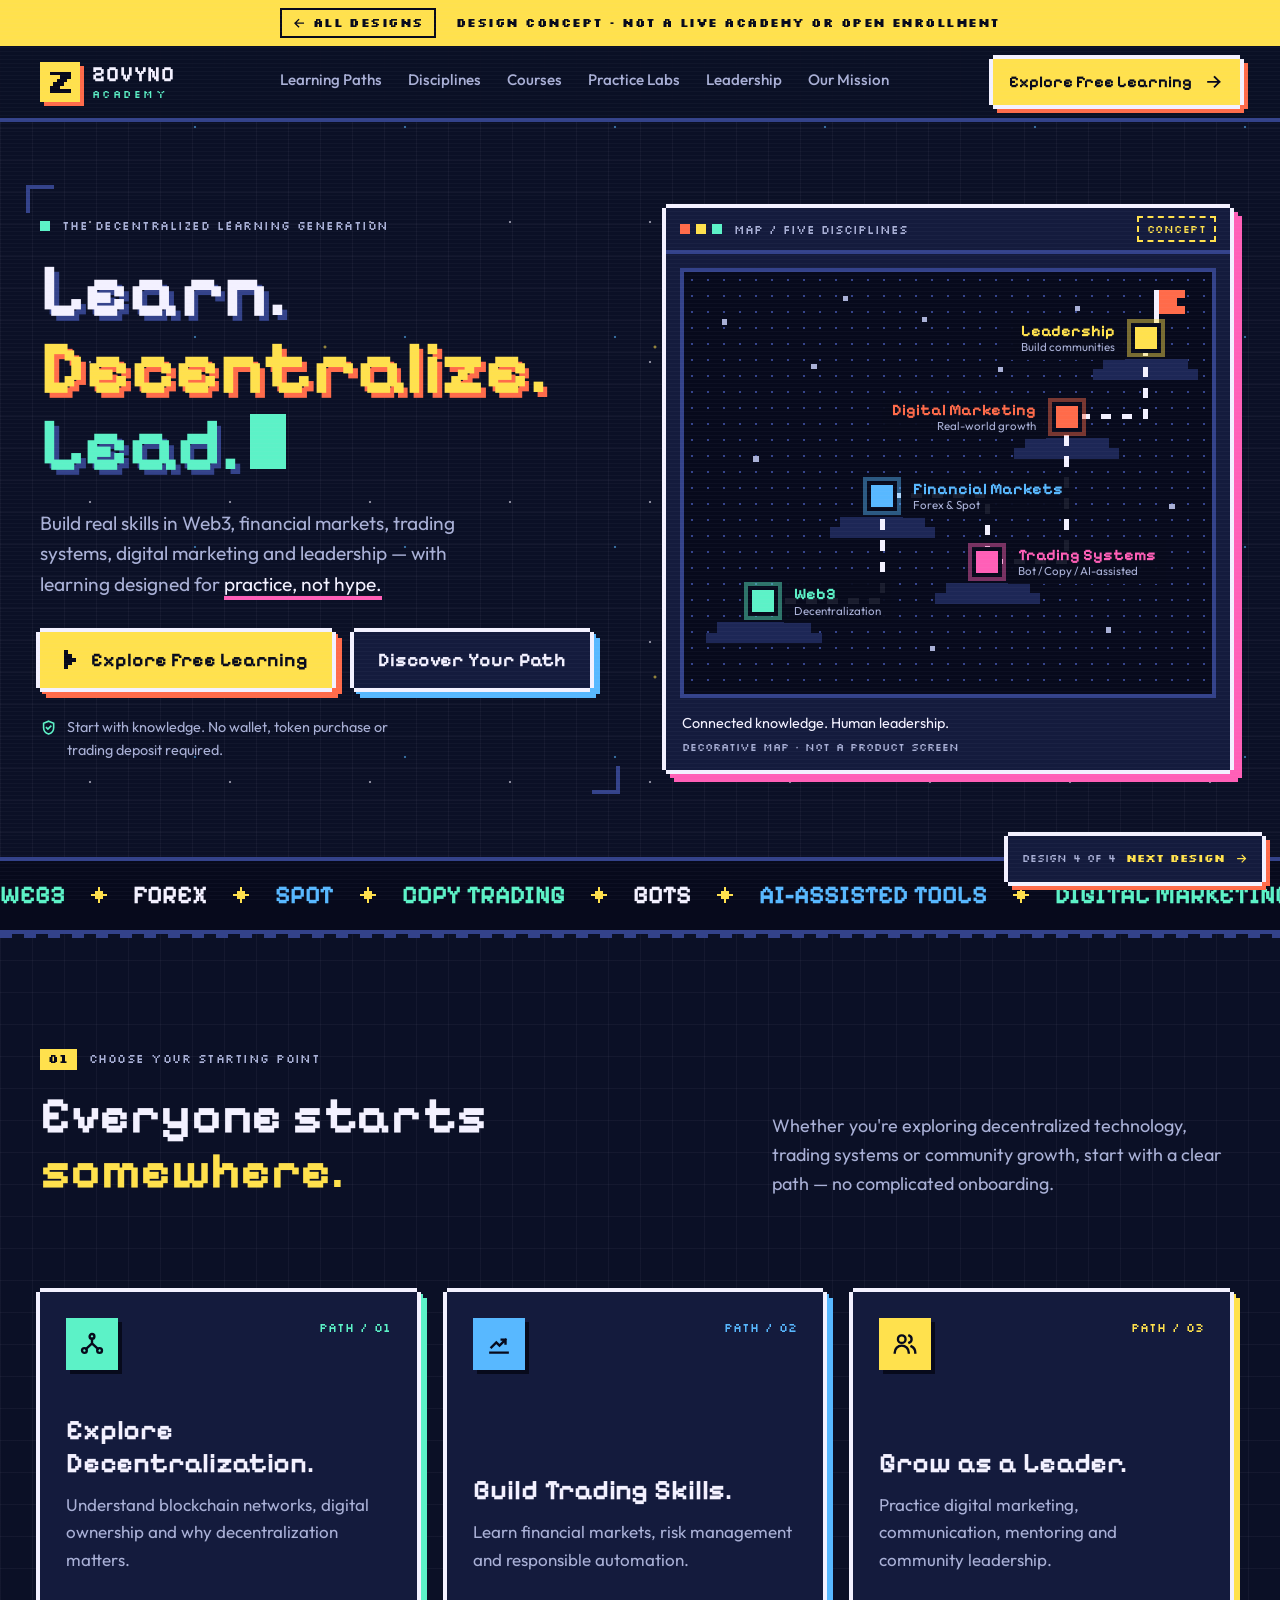
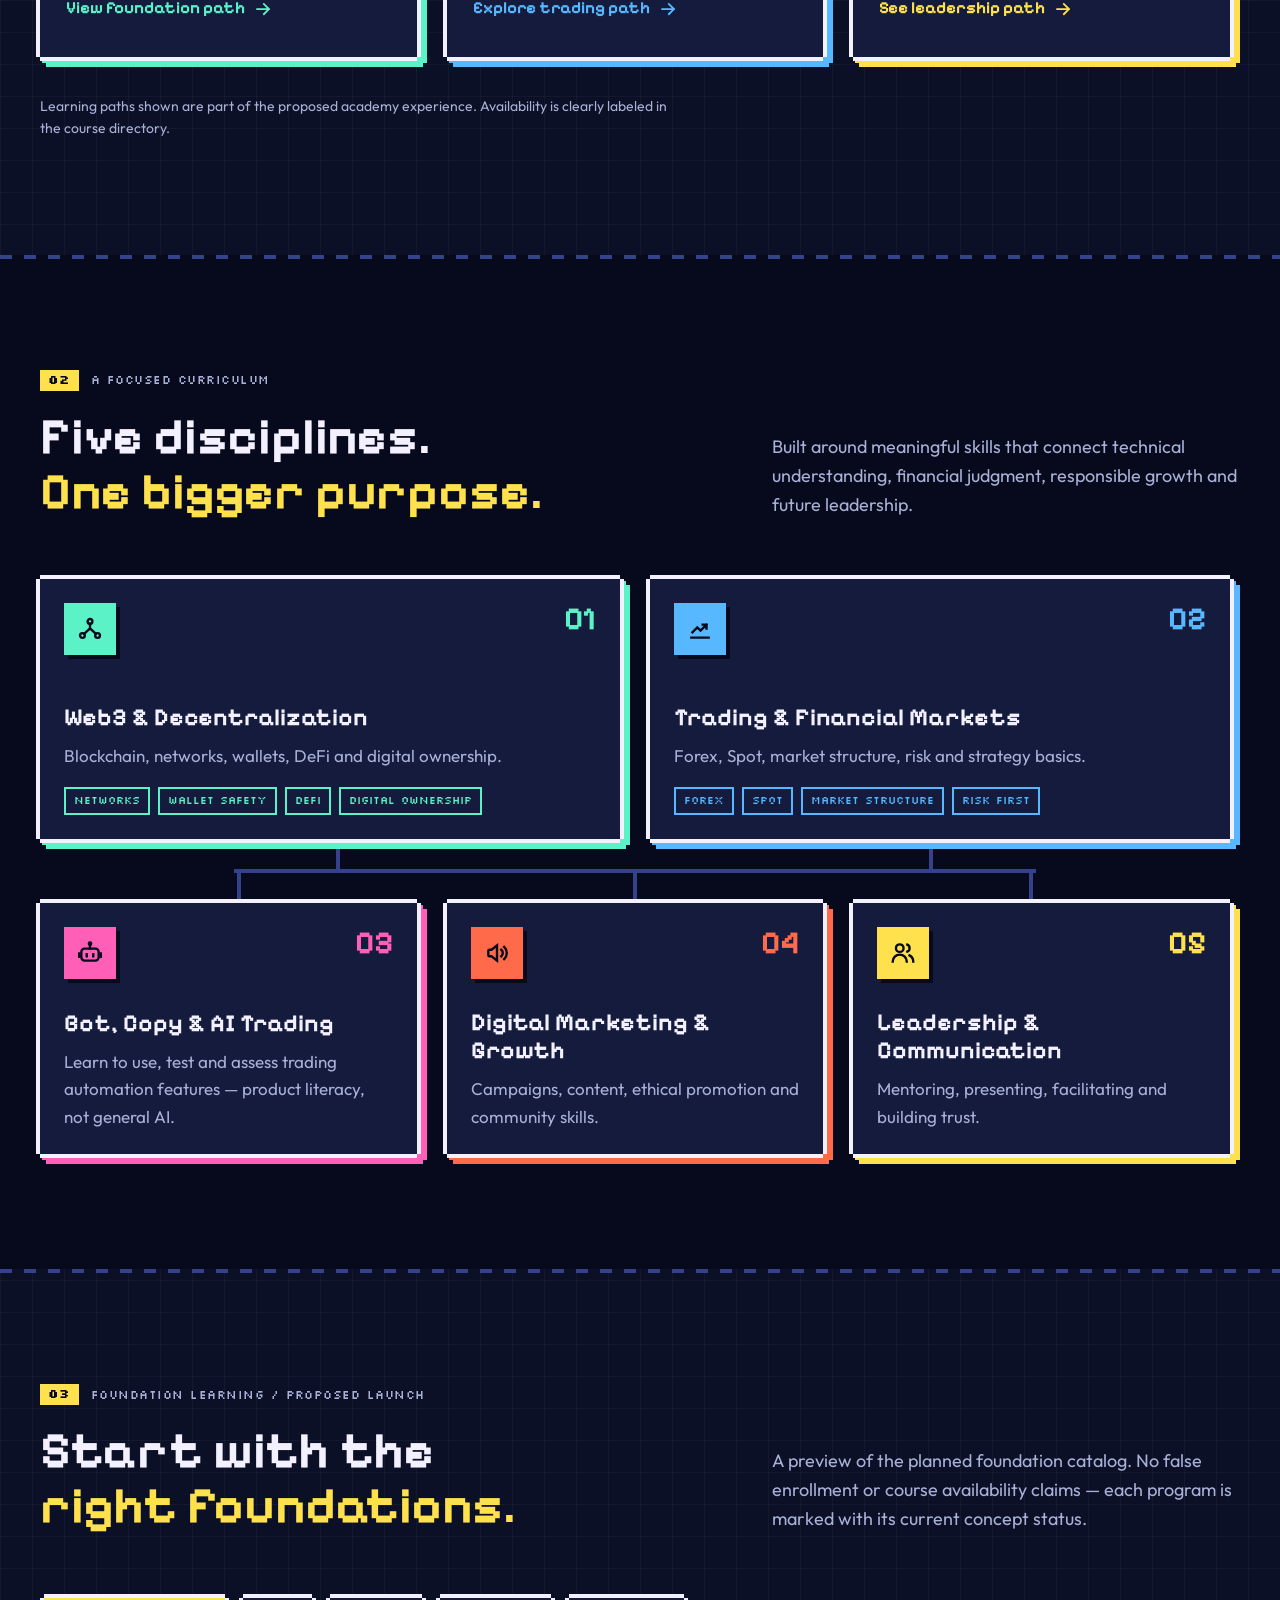
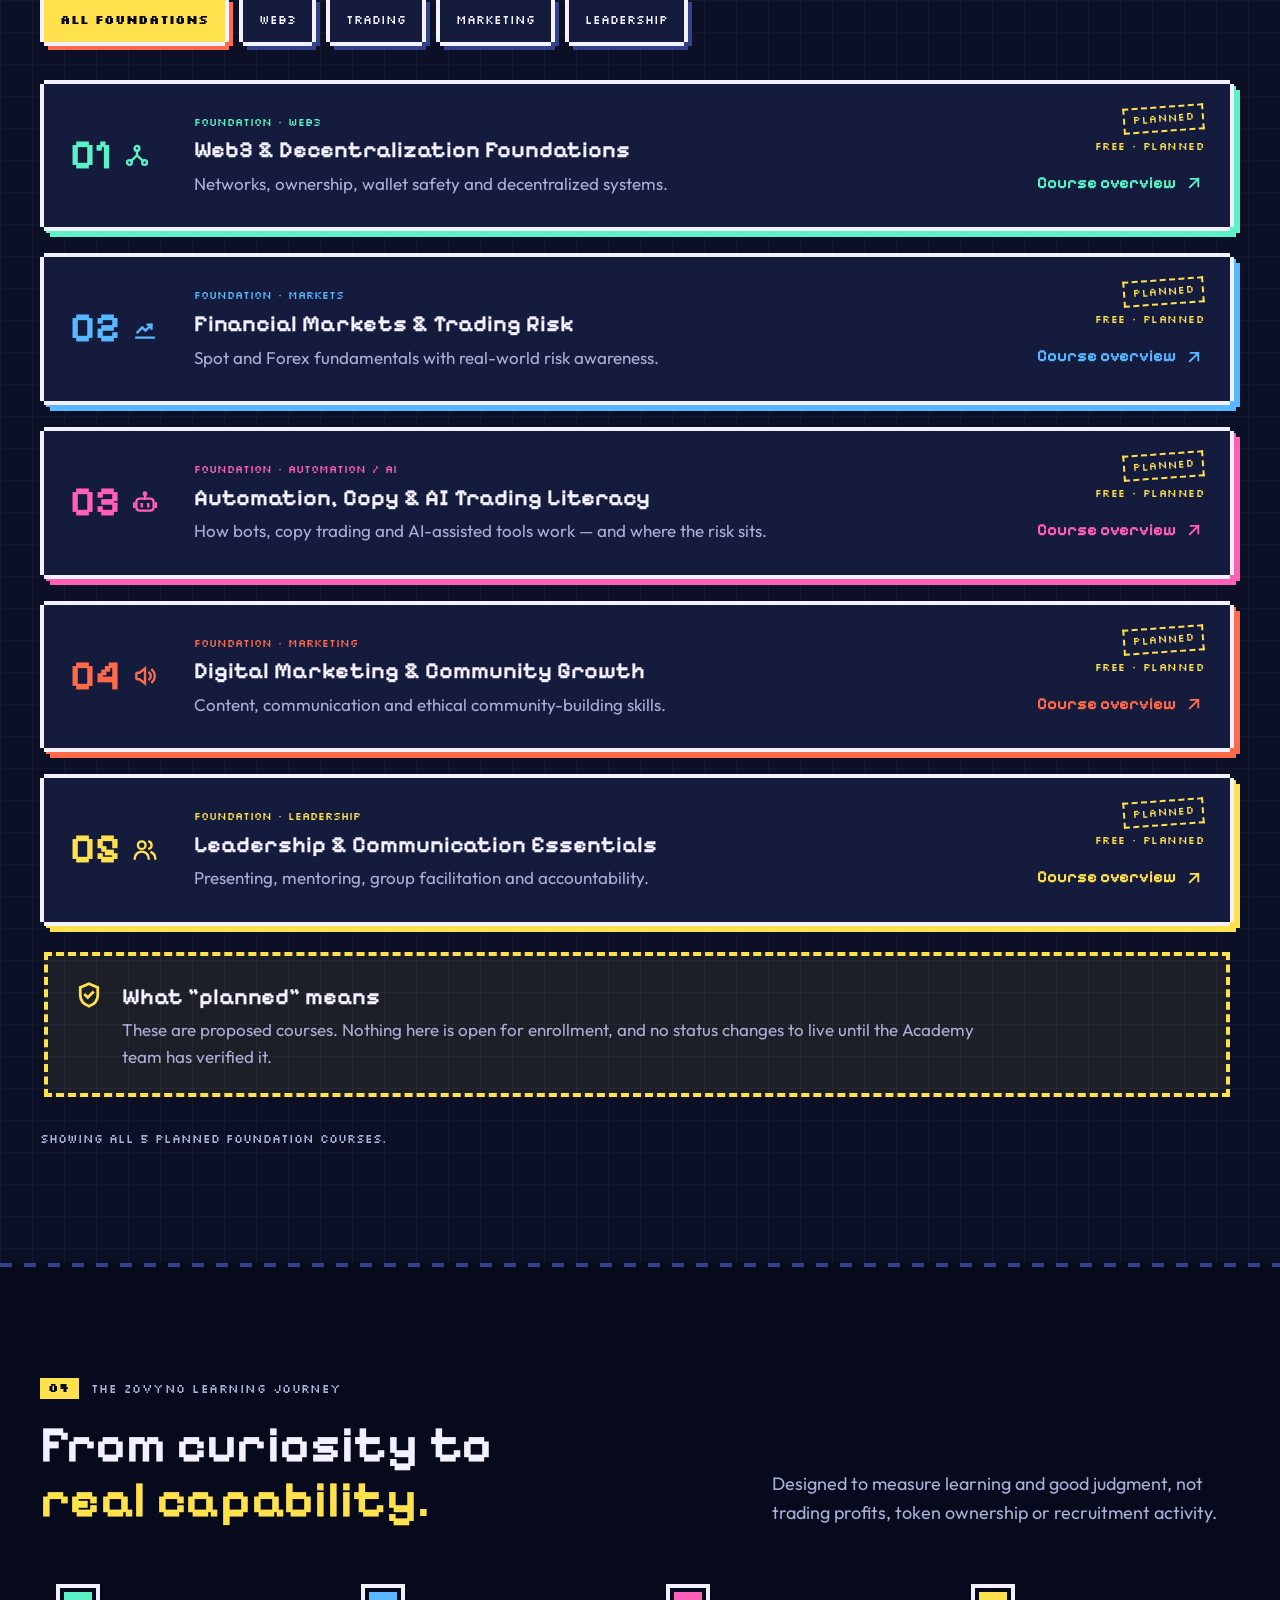
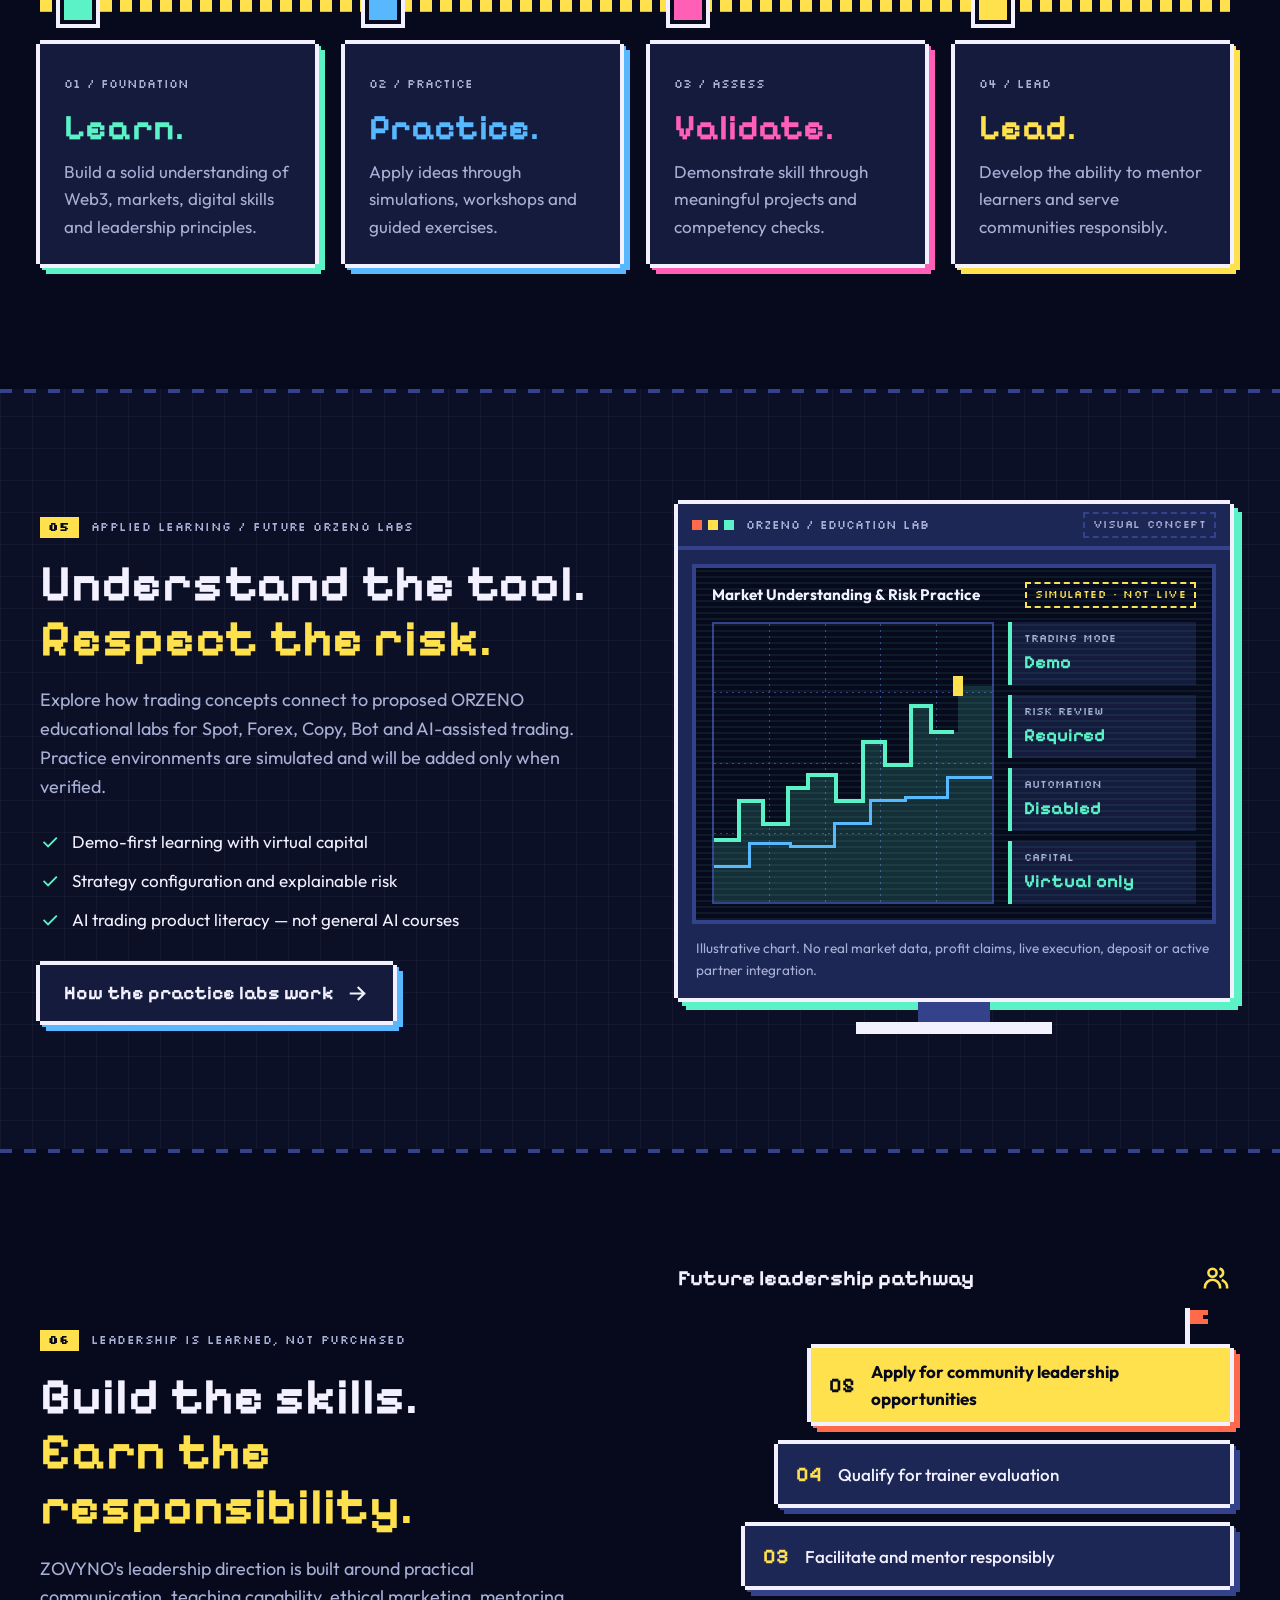
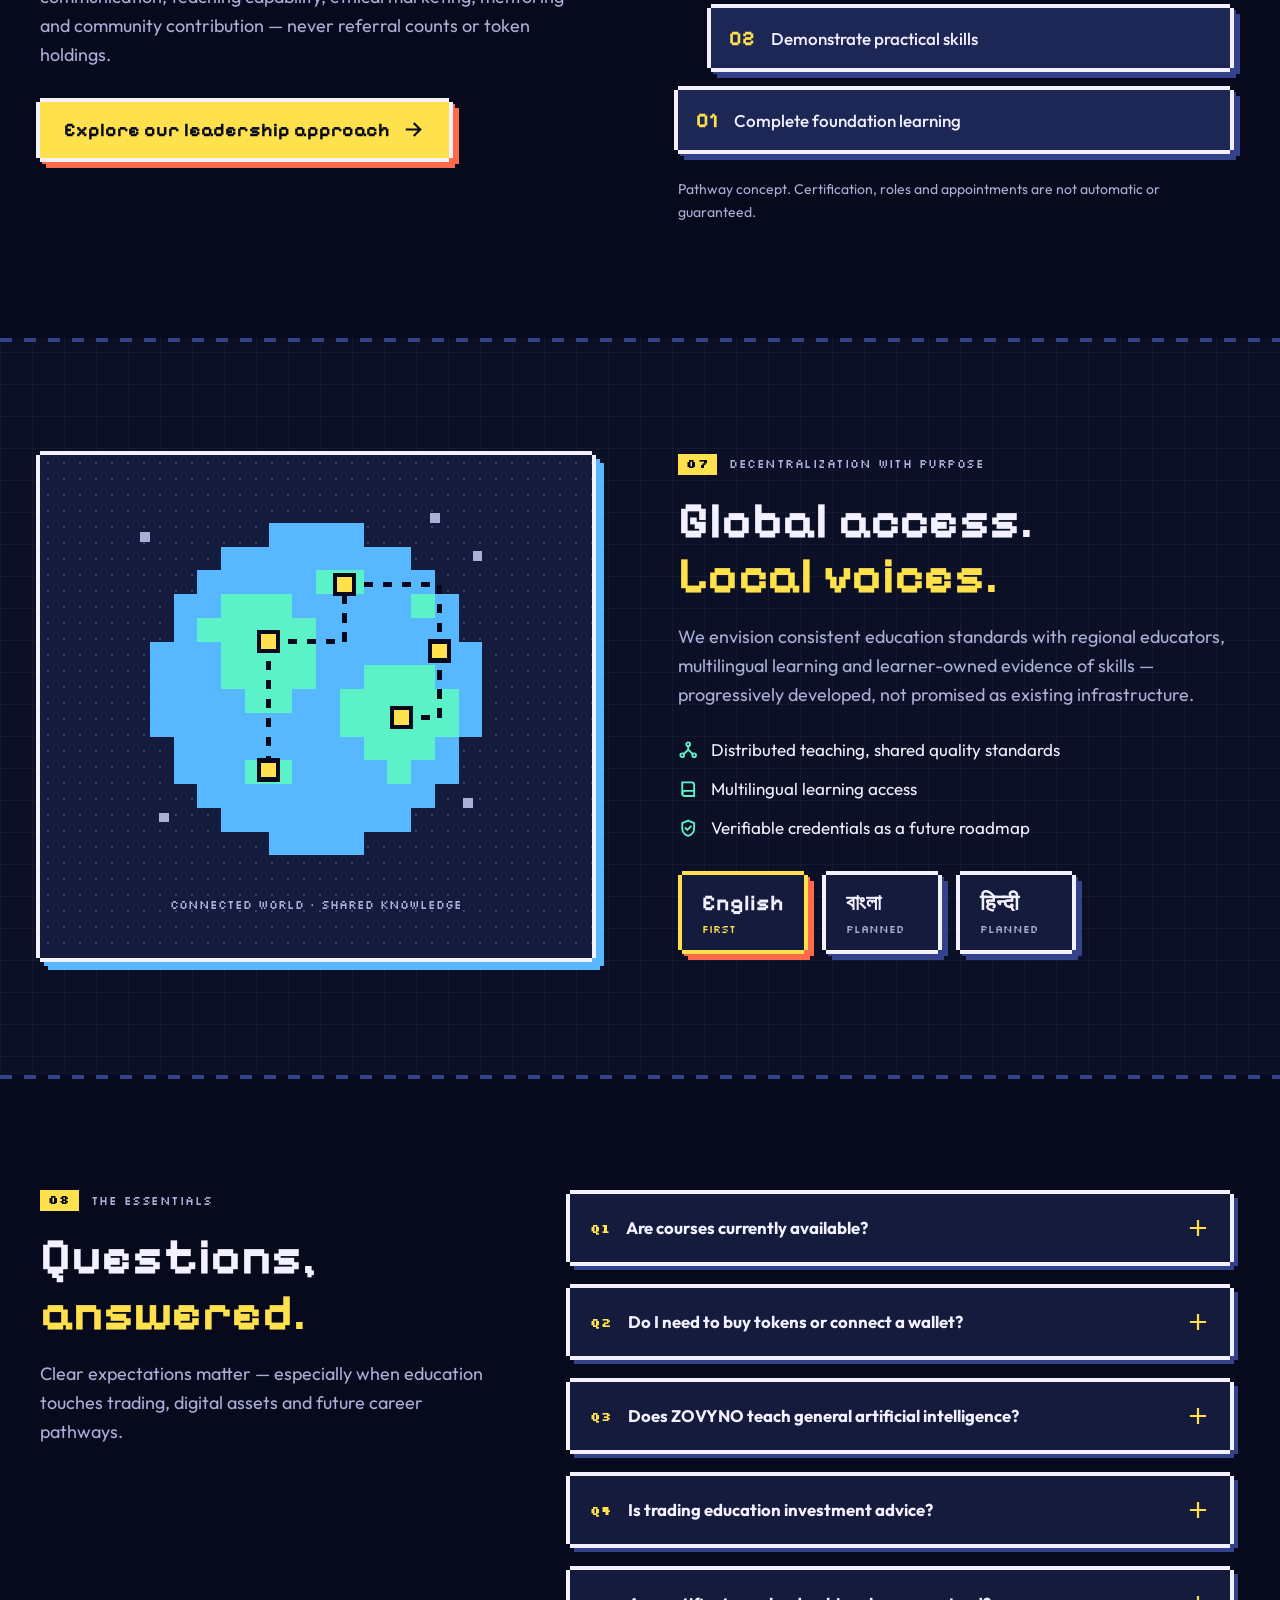
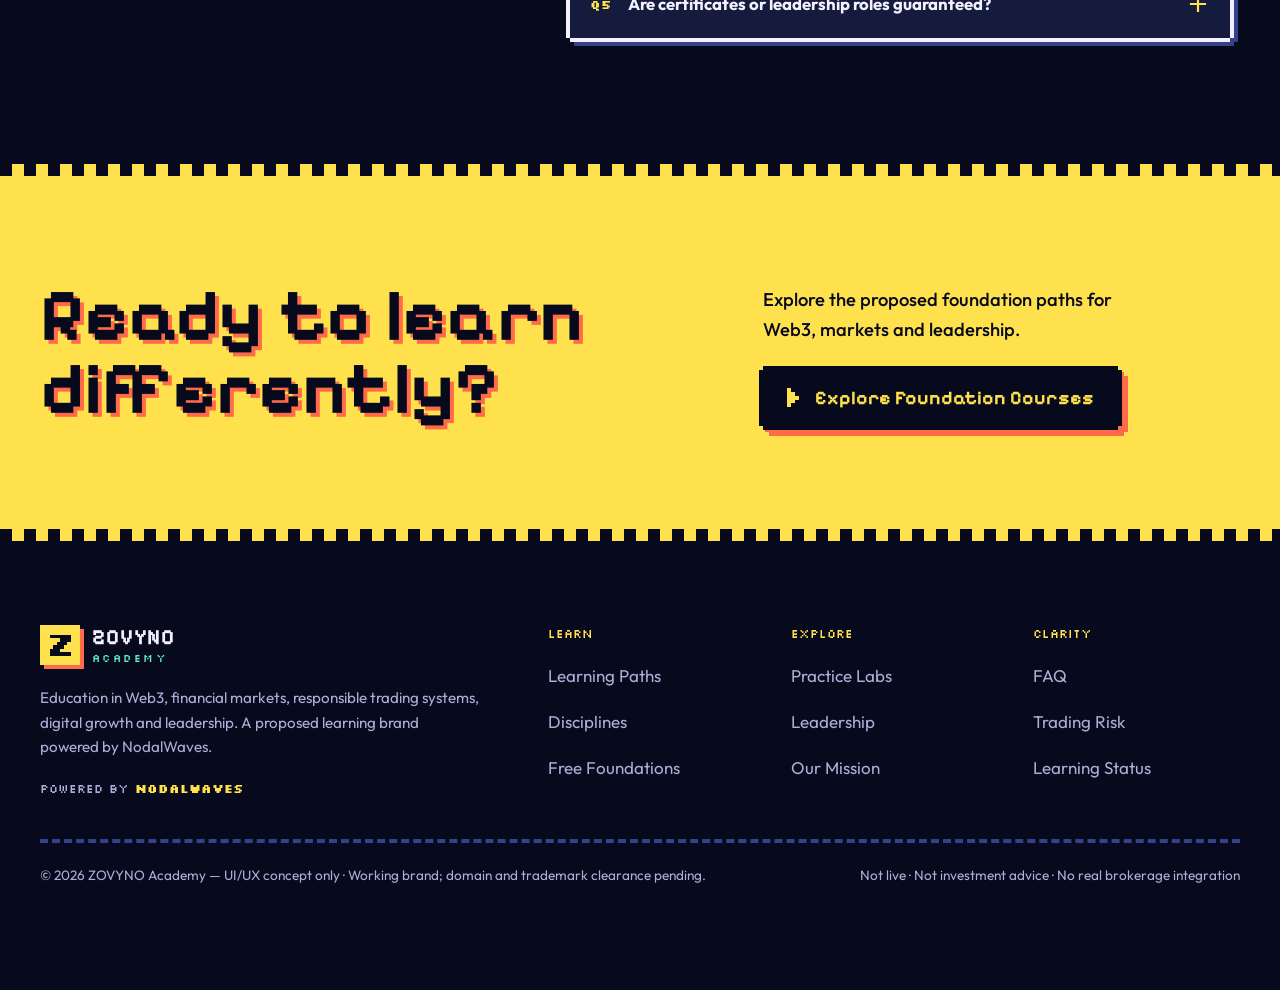
<file: quest/index.html>
<!doctype html>
<html lang="en">
  <head>
    <meta charset="utf-8" />
    <meta name="viewport" content="width=device-width, initial-scale=1" />
    <title>ZOVYNO Academy — Design 4: Quest</title>
    <meta
      name="description"
      content="ZOVYNO Academy design concept: practical learning in Web3, financial markets, trading systems, digital marketing and leadership. Not a live academy or open enrollment."
    />
    <meta name="robots" content="noindex, nofollow" />
    <meta name="theme-color" content="#0b1026" />
    <link rel="icon" href="favicon.svg" type="image/svg+xml" />
    <link rel="preconnect" href="https://fonts.googleapis.com" />
    <link rel="preconnect" href="https://fonts.gstatic.com" crossorigin />
    <link
      href="https://fonts.googleapis.com/css2?family=Outfit:wght@400;500;700&family=Pixelify+Sans:wght@500;700&family=Silkscreen:wght@400;700&display=swap"
      rel="stylesheet"
    />
    <link rel="stylesheet" href="styles.css" />
    <script>
      document.documentElement.classList.add('js');
    </script>
  </head>

  <body id="top">
    <svg class="sprite" aria-hidden="true" focusable="false">
      <symbol id="i-arrow" viewBox="0 0 24 24"><path d="M5 12h14M13 6l6 6-6 6" /></symbol>
      <symbol id="i-arrow-l" viewBox="0 0 24 24"><path d="M19 12H5M11 6l-6 6 6 6" /></symbol>
      <symbol id="i-arrow-ur" viewBox="0 0 24 24"><path d="M7 17 17 7M8 7h9v9" /></symbol>
      <symbol id="i-shield" viewBox="0 0 24 24"><path d="M12 3l7 3v6c0 4.4-3 7.6-7 9-4-1.4-7-4.6-7-9V6l7-3z" /><path d="M9 12l2 2 4-4" /></symbol>
      <symbol id="i-network" viewBox="0 0 24 24"><circle cx="12" cy="5" r="2.2" /><circle cx="5" cy="18" r="2.2" /><circle cx="19" cy="18" r="2.2" /><path d="M12 7.2v4.3M12 11.5l-5.4 5M12 11.5l5.4 5" /></symbol>
      <symbol id="i-market" viewBox="0 0 24 24"><path d="M4 20h16M5 15l4.5-4.5 3 3L18 8M14.5 8H18v3.5" /></symbol>
      <symbol id="i-bot" viewBox="0 0 24 24"><rect x="4" y="8" width="16" height="11" rx="3" /><path d="M12 8V4.6M9 13v2M15 13v2M2 12.5v3M22 12.5v3" /><circle cx="12" cy="3.4" r="1.1" /></symbol>
      <symbol id="i-megaphone" viewBox="0 0 24 24"><path d="M4 10v4a1 1 0 0 0 1 1h2l5 4V5L7 9H5a1 1 0 0 0-1 1z" /><path d="M16 9a4 4 0 0 1 0 6M18.6 6.4a7.6 7.6 0 0 1 0 11.2" /></symbol>
      <symbol id="i-lead" viewBox="0 0 24 24"><circle cx="9" cy="7.5" r="3.5" /><path d="M2.5 20a6.5 6.5 0 0 1 13 0M16 4.3a3.5 3.5 0 0 1 0 6.4M18 14.2a6.5 6.5 0 0 1 3.5 5.8" /></symbol>
      <symbol id="i-check" viewBox="0 0 24 24"><path d="M5 12.5l4.5 4.5L19 7.5" /></symbol>
      <symbol id="i-close" viewBox="0 0 24 24"><path d="M6 6l12 12M18 6 6 18" /></symbol>
      <symbol id="i-plus" viewBox="0 0 24 24"><path d="M12 5v14M5 12h14" /></symbol>
      <symbol id="i-book" viewBox="0 0 24 24"><path d="M5 4h11a3 3 0 0 1 3 3v13H8a3 3 0 0 1-3-3V4z" /><path d="M5 17a3 3 0 0 1 3-3h11" /></symbol>
      <symbol id="i-menu" viewBox="0 0 24 24"><path d="M4 7h16M4 12h16M4 17h16" /></symbol>
      <!-- pixel glyphs (filled) -->
      <symbol id="px-z" viewBox="0 0 8 8"><path d="M1 1h6v2H6v1H5v1H4v1h3v1H1V5h1V4h1V3h1V2H1z" /></symbol>
      <symbol id="px-star" viewBox="0 0 12 12"><path d="M5 0h2v3h2v2h3v2H9v2H7v3H5V9H3V7H0V5h3V3h2z" /></symbol>
      <symbol id="px-play" viewBox="0 0 8 10"><path d="M0 0h2v2h2v2h2v2H4v2H2v2H0z" /></symbol>
      <symbol id="px-flag" viewBox="0 0 12 16"><path d="M1 0h2v16H1z" /><path class="flag-cloth" d="M3 1h8v2H9v2h2v2H3z" /></symbol>
    </svg>

    <a class="skip" href="#main">Skip to content</a>

    <p class="strip" role="note">
      <a href="../"><svg class="i"><use href="#i-arrow-l" /></svg>All designs</a>
      <span>Design concept <b aria-hidden="true">·</b> Not a live academy<span class="strip-extra"> or open enrollment</span></span>
    </p>

    <header class="header" id="header">
      <div class="shell header-in">
        <a class="logo" href="#top" aria-label="ZOVYNO Academy — back to top">
          <span class="logo-mark" aria-hidden="true"><svg viewBox="0 0 8 8"><use href="#px-z" /></svg></span>
          <span class="logo-word"><strong>ZOVYNO</strong><small>ACADEMY</small></span>
        </a>

        <nav class="nav" aria-label="Primary">
          <a href="#paths">Learning Paths</a>
          <a href="#pillars">Disciplines</a>
          <a href="#courses">Courses</a>
          <a href="#labs">Practice Labs</a>
          <a href="#leadership">Leadership</a>
          <a href="#mission">Our Mission</a>
        </nav>

        <a class="btn btn--sm px header-cta" href="#courses">Explore Free Learning <svg class="i"><use href="#i-arrow" /></svg></a>

        <button class="menu-btn px" id="menu-btn" type="button" aria-expanded="false" aria-controls="mobile-panel" aria-label="Open menu">
          <svg class="i i--open"><use href="#i-menu" /></svg>
          <svg class="i i--close"><use href="#i-close" /></svg>
        </button>
      </div>

      <div class="mobile-panel" id="mobile-panel" hidden>
        <nav aria-label="Mobile">
          <a href="#paths"><span>01</span>Learning Paths</a>
          <a href="#pillars"><span>02</span>Disciplines</a>
          <a href="#courses"><span>03</span>Courses</a>
          <a href="#labs"><span>04</span>Practice Labs</a>
          <a href="#leadership"><span>05</span>Leadership</a>
          <a href="#mission"><span>06</span>Our Mission</a>
        </nav>
        <a class="btn px" href="#courses">Explore Free Learning <svg class="i"><use href="#i-arrow" /></svg></a>
      </div>
    </header>

    <main id="main">
      <!-- 01 · Hero -->
      <section class="hero" aria-labelledby="hero-title">
        <div class="stars" aria-hidden="true"></div>

        <div class="shell hero-grid">
          <div class="hero-copy">
            <p class="hud" data-reveal><i class="blip" aria-hidden="true"></i>The decentralized learning generation</p>

            <h1 id="hero-title">
              <span class="h-line">Learn.</span>
              <span class="h-line h-line--sun">Decentralize.</span>
              <span class="h-line h-line--mint">Lead.<i class="cursor" aria-hidden="true"></i></span>
            </h1>

            <p class="hero-body" data-reveal>
              Build real skills in Web3, financial markets, trading systems, digital marketing and leadership — with
              learning designed for <em>practice, not hype.</em>
            </p>
            <div class="hero-actions" data-reveal>
              <a class="btn btn--start px" href="#courses"><svg class="px-i" aria-hidden="true"><use href="#px-play" /></svg>Explore Free Learning</a>
              <a class="btn btn--ghost px" href="#paths">Discover Your Path</a>
            </div>
            <p class="hero-note" data-reveal><svg class="i"><use href="#i-shield" /></svg>Start with knowledge. No wallet, token purchase or trading deposit required.</p>
          </div>

          <div class="map px" data-reveal>
            <div class="panel-bar">
              <span class="leds" aria-hidden="true"><i></i><i></i><i></i></span>
              <span class="panel-name">Map / Five disciplines</span>
              <span class="stamp">Concept</span>
            </div>
            <div class="map-stage">
              <svg class="map-art" viewBox="0 0 400 320" aria-hidden="true" focusable="false" shape-rendering="crispEdges">
                <g class="map-stars">
                  <rect x="28" y="36" width="4" height="4" /><rect x="96" y="70" width="4" height="4" /><rect x="180" y="34" width="4" height="4" /><rect x="238" y="72" width="4" height="4" /><rect x="52" y="140" width="4" height="4" /><rect x="368" y="176" width="4" height="4" /><rect x="320" y="270" width="4" height="4" /><rect x="186" y="284" width="4" height="4" /><rect x="120" y="18" width="4" height="4" /><rect x="296" y="26" width="4" height="4" />
                </g>
                <g class="map-land">
                  <path d="M24 266h72v8h8v8H16v-8h8z" /><path d="M118 186h64v8h8v8h-80v-8h8z" /><path d="M198 236h64v8h8v8h-80v-8h8z" /><path d="M258 126h64v8h8v8h-80v-8h8z" /><path d="M318 66h64v8h8v8h-80v-8h8z" />
                </g>
                <path class="map-route" d="M60 250H150V170H230V220H290V110H350V50" />
                <g class="map-flag"><rect x="356" y="14" width="4" height="36" /><path d="M360 14h20v6h-6v6h6v6h-20z" /></g>
              </svg>

              <ul class="map-nodes" aria-label="The five disciplines">
                <li><a class="node node--1" style="--c: var(--mint)" href="#pillar-web3"><i class="node-dot" aria-hidden="true"></i><span class="node-label"><b>Web3</b><small>Decentralization</small></span></a></li>
                <li><a class="node node--2" style="--c: var(--sky)" href="#pillar-trading"><i class="node-dot" aria-hidden="true"></i><span class="node-label"><b>Financial Markets</b><small>Forex &amp; Spot</small></span></a></li>
                <li><a class="node node--3" style="--c: var(--magenta)" href="#pillar-automation"><i class="node-dot" aria-hidden="true"></i><span class="node-label"><b>Trading Systems</b><small>Bot / Copy / AI-assisted</small></span></a></li>
                <li><a class="node node--4 node--left" style="--c: var(--coral)" href="#pillar-marketing"><i class="node-dot" aria-hidden="true"></i><span class="node-label"><b>Digital Marketing</b><small>Real-world growth</small></span></a></li>
                <li><a class="node node--5 node--left" style="--c: var(--sun)" href="#pillar-leadership"><i class="node-dot" aria-hidden="true"></i><span class="node-label"><b>Leadership</b><small>Build communities</small></span></a></li>
              </ul>
            </div>
            <p class="map-caption">Connected knowledge. Human leadership. <span>Decorative map · not a product screen</span></p>
          </div>
        </div>

        <div class="ticker" aria-hidden="true">
          <div class="ticker-track">
            <span>Web3</span><svg class="px-i"><use href="#px-star" /></svg><span>Forex</span><svg class="px-i"><use href="#px-star" /></svg><span>Spot</span><svg class="px-i"><use href="#px-star" /></svg><span>Copy trading</span><svg class="px-i"><use href="#px-star" /></svg><span>Bots</span><svg class="px-i"><use href="#px-star" /></svg><span>AI-assisted tools</span><svg class="px-i"><use href="#px-star" /></svg><span>Digital marketing</span><svg class="px-i"><use href="#px-star" /></svg><span>Leadership</span><svg class="px-i"><use href="#px-star" /></svg><span>Risk first</span><svg class="px-i"><use href="#px-star" /></svg>
            <span>Web3</span><svg class="px-i"><use href="#px-star" /></svg><span>Forex</span><svg class="px-i"><use href="#px-star" /></svg><span>Spot</span><svg class="px-i"><use href="#px-star" /></svg><span>Copy trading</span><svg class="px-i"><use href="#px-star" /></svg><span>Bots</span><svg class="px-i"><use href="#px-star" /></svg><span>AI-assisted tools</span><svg class="px-i"><use href="#px-star" /></svg><span>Digital marketing</span><svg class="px-i"><use href="#px-star" /></svg><span>Leadership</span><svg class="px-i"><use href="#px-star" /></svg><span>Risk first</span><svg class="px-i"><use href="#px-star" /></svg>
          </div>
        </div>
      </section>

      <!-- 02 · Paths -->
      <section class="section" id="paths" aria-labelledby="paths-title">
        <div class="shell">
          <div class="head" data-reveal>
            <div>
              <p class="hud"><span class="hud-num">01</span>Choose your starting point</p>
              <h2 id="paths-title">Everyone starts <span class="hl">somewhere.</span></h2>
            </div>
            <p class="lead">
              Whether you're exploring decentralized technology, trading systems or community growth, start with a clear
              path — no complicated onboarding.
            </p>
          </div>

          <div class="classes">
            <a class="class-card px lift" style="--c: var(--mint)" href="#courses" data-path-filter="web3" data-reveal>
              <svg class="px-i pick" aria-hidden="true"><use href="#px-play" /></svg>
              <span class="class-top"><span class="tile"><svg class="i"><use href="#i-network" /></svg></span><span class="class-num">Path / 01</span></span>
              <h3>Explore Decentralization.</h3>
              <p>Understand blockchain networks, digital ownership and why decentralization matters.</p>
              <span class="go">View foundation path <svg class="i"><use href="#i-arrow" /></svg></span>
            </a>
            <a class="class-card px lift" style="--c: var(--sky)" href="#courses" data-path-filter="trading" data-reveal>
              <svg class="px-i pick" aria-hidden="true"><use href="#px-play" /></svg>
              <span class="class-top"><span class="tile"><svg class="i"><use href="#i-market" /></svg></span><span class="class-num">Path / 02</span></span>
              <h3>Build Trading Skills.</h3>
              <p>Learn financial markets, risk management and responsible automation.</p>
              <span class="go">Explore trading path <svg class="i"><use href="#i-arrow" /></svg></span>
            </a>
            <a class="class-card px lift" style="--c: var(--sun)" href="#courses" data-path-filter="leadership" data-reveal>
              <svg class="px-i pick" aria-hidden="true"><use href="#px-play" /></svg>
              <span class="class-top"><span class="tile"><svg class="i"><use href="#i-lead" /></svg></span><span class="class-num">Path / 03</span></span>
              <h3>Grow as a Leader.</h3>
              <p>Practice digital marketing, communication, mentoring and community leadership.</p>
              <span class="go">See leadership path <svg class="i"><use href="#i-arrow" /></svg></span>
            </a>
          </div>

          <p class="fine">Learning paths shown are part of the proposed academy experience. Availability is clearly labeled in the course directory.</p>
        </div>
      </section>

      <!-- 03 · Pillars -->
      <section class="section section--alt" id="pillars" aria-labelledby="pillars-title">
        <div class="shell">
          <div class="head" data-reveal>
            <div>
              <p class="hud"><span class="hud-num">02</span>A focused curriculum</p>
              <h2 id="pillars-title">Five disciplines. <span class="hl">One bigger purpose.</span></h2>
            </div>
            <p class="lead">
              Built around meaningful skills that connect technical understanding, financial judgment, responsible growth
              and future leadership.
            </p>
          </div>

          <ul class="tree">
            <li class="skill skill--wide px lift" id="pillar-web3" style="--c: var(--mint)" data-reveal>
              <div class="skill-top"><span class="tile"><svg class="i"><use href="#i-network" /></svg></span><span class="skill-num">01</span></div>
              <h3>Web3 &amp; Decentralization</h3>
              <p>Blockchain, networks, wallets, DeFi and digital ownership.</p>
              <ul class="tags"><li>Networks</li><li>Wallet safety</li><li>DeFi</li><li>Digital ownership</li></ul>
            </li>
            <li class="skill skill--wide px lift" id="pillar-trading" style="--c: var(--sky)" data-reveal>
              <div class="skill-top"><span class="tile"><svg class="i"><use href="#i-market" /></svg></span><span class="skill-num">02</span></div>
              <h3>Trading &amp; Financial Markets</h3>
              <p>Forex, Spot, market structure, risk and strategy basics.</p>
              <ul class="tags"><li>Forex</li><li>Spot</li><li>Market structure</li><li>Risk first</li></ul>
            </li>
            <li class="tree-link" aria-hidden="true"></li>
            <li class="skill px lift" id="pillar-automation" style="--c: var(--magenta)" data-reveal>
              <div class="skill-top"><span class="tile"><svg class="i"><use href="#i-bot" /></svg></span><span class="skill-num">03</span></div>
              <h3>Bot, Copy &amp; AI Trading</h3>
              <p>Learn to use, test and assess trading automation features — product literacy, not general AI.</p>
            </li>
            <li class="skill px lift" id="pillar-marketing" style="--c: var(--coral)" data-reveal>
              <div class="skill-top"><span class="tile"><svg class="i"><use href="#i-megaphone" /></svg></span><span class="skill-num">04</span></div>
              <h3>Digital Marketing &amp; Growth</h3>
              <p>Campaigns, content, ethical promotion and community skills.</p>
            </li>
            <li class="skill px lift" id="pillar-leadership" style="--c: var(--sun)" data-reveal>
              <div class="skill-top"><span class="tile"><svg class="i"><use href="#i-lead" /></svg></span><span class="skill-num">05</span></div>
              <h3>Leadership &amp; Communication</h3>
              <p>Mentoring, presenting, facilitating and building trust.</p>
            </li>
          </ul>
        </div>
      </section>

      <!-- 04 · Courses -->
      <section class="section" id="courses" aria-labelledby="courses-title">
        <div class="shell">
          <div class="head" data-reveal>
            <div>
              <p class="hud"><span class="hud-num">03</span>Foundation learning / proposed launch</p>
              <h2 id="courses-title">Start with the <span class="hl">right foundations.</span></h2>
            </div>
            <p class="lead">
              A preview of the planned foundation catalog. No false enrollment or course availability claims — each
              program is marked with its current concept status.
            </p>
          </div>

          <div class="chips" role="group" aria-label="Filter foundation courses" data-reveal>
            <button class="chip px" type="button" data-filter="all" aria-pressed="true">All foundations</button>
            <button class="chip px" type="button" data-filter="web3" aria-pressed="false">Web3</button>
            <button class="chip px" type="button" data-filter="trading" aria-pressed="false">Trading</button>
            <button class="chip px" type="button" data-filter="marketing" aria-pressed="false">Marketing</button>
            <button class="chip px" type="button" data-filter="leadership" aria-pressed="false">Leadership</button>
          </div>

          <div class="log">
            <article class="quest px" data-category="web3" style="--c: var(--mint)">
              <div class="quest-id"><span class="quest-num" aria-hidden="true">01</span><svg class="i"><use href="#i-network" /></svg></div>
              <div class="quest-body">
                <p class="quest-meta">Foundation · Web3</p>
                <h3>Web3 &amp; Decentralization Foundations</h3>
                <p>Networks, ownership, wallet safety and decentralized systems.</p>
              </div>
              <div class="quest-side"><span class="stamp stamp--tilt">Planned</span><span class="free">Free · Planned</span><button class="go" type="button" data-dialog="dialog-web3" aria-haspopup="dialog">Course overview <svg class="i"><use href="#i-arrow-ur" /></svg></button></div>
            </article>

            <article class="quest px" data-category="trading" style="--c: var(--sky)">
              <div class="quest-id"><span class="quest-num" aria-hidden="true">02</span><svg class="i"><use href="#i-market" /></svg></div>
              <div class="quest-body">
                <p class="quest-meta">Foundation · Markets</p>
                <h3>Financial Markets &amp; Trading Risk</h3>
                <p>Spot and Forex fundamentals with real-world risk awareness.</p>
              </div>
              <div class="quest-side"><span class="stamp stamp--tilt">Planned</span><span class="free">Free · Planned</span><button class="go" type="button" data-dialog="dialog-trading" aria-haspopup="dialog">Course overview <svg class="i"><use href="#i-arrow-ur" /></svg></button></div>
            </article>

            <article class="quest px" data-category="trading" style="--c: var(--magenta)">
              <div class="quest-id"><span class="quest-num" aria-hidden="true">03</span><svg class="i"><use href="#i-bot" /></svg></div>
              <div class="quest-body">
                <p class="quest-meta">Foundation · Automation / AI</p>
                <h3>Automation, Copy &amp; AI Trading Literacy</h3>
                <p>How bots, copy trading and AI-assisted tools work — and where the risk sits.</p>
              </div>
              <div class="quest-side"><span class="stamp stamp--tilt">Planned</span><span class="free">Free · Planned</span><button class="go" type="button" data-dialog="dialog-automation" aria-haspopup="dialog">Course overview <svg class="i"><use href="#i-arrow-ur" /></svg></button></div>
            </article>

            <article class="quest px" data-category="marketing" style="--c: var(--coral)">
              <div class="quest-id"><span class="quest-num" aria-hidden="true">04</span><svg class="i"><use href="#i-megaphone" /></svg></div>
              <div class="quest-body">
                <p class="quest-meta">Foundation · Marketing</p>
                <h3>Digital Marketing &amp; Community Growth</h3>
                <p>Content, communication and ethical community-building skills.</p>
              </div>
              <div class="quest-side"><span class="stamp stamp--tilt">Planned</span><span class="free">Free · Planned</span><button class="go" type="button" data-dialog="dialog-marketing" aria-haspopup="dialog">Course overview <svg class="i"><use href="#i-arrow-ur" /></svg></button></div>
            </article>

            <article class="quest px" data-category="leadership" style="--c: var(--sun)">
              <div class="quest-id"><span class="quest-num" aria-hidden="true">05</span><svg class="i"><use href="#i-lead" /></svg></div>
              <div class="quest-body">
                <p class="quest-meta">Foundation · Leadership</p>
                <h3>Leadership &amp; Communication Essentials</h3>
                <p>Presenting, mentoring, group facilitation and accountability.</p>
              </div>
              <div class="quest-side"><span class="stamp stamp--tilt">Planned</span><span class="free">Free · Planned</span><button class="go" type="button" data-dialog="dialog-leadership" aria-haspopup="dialog">Course overview <svg class="i"><use href="#i-arrow-ur" /></svg></button></div>
            </article>

            <aside class="quest quest--note" data-category="all">
              <svg class="i"><use href="#i-shield" /></svg>
              <div>
                <h3>What "planned" means</h3>
                <p>These are proposed courses. Nothing here is open for enrollment, and no status changes to live until the Academy team has verified it.</p>
              </div>
            </aside>
          </div>

          <p class="count" id="course-count" role="status" aria-live="polite">Showing all 5 planned foundation courses.</p>
        </div>

        <dialog class="dlg" id="dialog-web3" aria-labelledby="dt-web3" style="--c: var(--mint)">
          <button class="dlg-x" type="button" data-close aria-label="Close course preview"><svg class="i"><use href="#i-close" /></svg></button>
          <p class="hud"><span class="hud-num">01</span>Foundation course preview</p>
          <h2 id="dt-web3">Web3 &amp; Decentralization Foundations</h2>
          <p>A beginner-friendly foundation in digital ownership, decentralization and network trust — built to explain how the technology works before anyone is asked to participate in it.</p>
          <h3>Proposed modules</h3>
          <ol class="modules"><li>How blockchains and networks differ</li><li>Wallet safety and self-custody basics</li><li>DeFi, DEX and decentralization tradeoffs</li><li>Scenario-based risk and safety assessment</li></ol>
          <div class="dlg-foot"><span class="free">Free · Planned, not open</span><button class="btn btn--sm px" type="button" data-close>Back to catalog</button></div>
        </dialog>

        <dialog class="dlg" id="dialog-trading" aria-labelledby="dt-trading" style="--c: var(--sky)">
          <button class="dlg-x" type="button" data-close aria-label="Close course preview"><svg class="i"><use href="#i-close" /></svg></button>
          <p class="hud"><span class="hud-num">02</span>Foundation course preview</p>
          <h2 id="dt-trading">Financial Markets &amp; Trading Risk</h2>
          <p>Market literacy and risk-first thinking before any strategy, automation or live trading. Designed to make losses and limitations visible, not to promise returns.</p>
          <h3>Proposed modules</h3>
          <ol class="modules"><li>Spot vs. Forex market basics</li><li>Order types and slippage explained</li><li>Position sizing and risk boundaries</li><li>Practice-only market scenarios</li></ol>
          <div class="dlg-foot"><span class="free">Free · Planned, not open</span><button class="btn btn--sm px" type="button" data-close>Back to catalog</button></div>
        </dialog>

        <dialog class="dlg" id="dialog-automation" aria-labelledby="dt-automation" style="--c: var(--magenta)">
          <button class="dlg-x" type="button" data-close aria-label="Close course preview"><svg class="i"><use href="#i-close" /></svg></button>
          <p class="hud"><span class="hud-num">03</span>Foundation course preview</p>
          <h2 id="dt-automation">Automation, Copy &amp; AI Trading Literacy</h2>
          <p>Product literacy for automated and AI-assisted trading features: what the tools actually do, how to test them, and why automation does not remove market risk. This is not a general AI course.</p>
          <h3>Proposed modules</h3>
          <ol class="modules"><li>What bots, copy trading and AI-assisted tools can and cannot do</li><li>Testing a strategy in a simulated environment</li><li>Explaining automation limits and failure modes</li><li>Risk review and responsible-use checklist</li></ol>
          <div class="dlg-foot"><span class="free">Free · Planned, not open</span><button class="btn btn--sm px" type="button" data-close>Back to catalog</button></div>
        </dialog>

        <dialog class="dlg" id="dialog-marketing" aria-labelledby="dt-marketing" style="--c: var(--coral)">
          <button class="dlg-x" type="button" data-close aria-label="Close course preview"><svg class="i"><use href="#i-close" /></svg></button>
          <p class="hud"><span class="hud-num">04</span>Foundation course preview</p>
          <h2 id="dt-marketing">Digital Marketing &amp; Community Growth</h2>
          <p>Skills for responsible digital communication and sustainable community building, including how to spot hype-driven promotion and avoid it.</p>
          <h3>Proposed modules</h3>
          <ol class="modules"><li>Audience research and ethical positioning</li><li>Content planning and campaign essentials</li><li>Community communication workflows</li><li>Marketing project with reflection</li></ol>
          <div class="dlg-foot"><span class="free">Free · Planned, not open</span><button class="btn btn--sm px" type="button" data-close>Back to catalog</button></div>
        </dialog>

        <dialog class="dlg" id="dialog-leadership" aria-labelledby="dt-leadership" style="--c: var(--sun)">
          <button class="dlg-x" type="button" data-close aria-label="Close course preview"><svg class="i"><use href="#i-close" /></svg></button>
          <p class="hud"><span class="hud-num">05</span>Foundation course preview</p>
          <h2 id="dt-leadership">Leadership &amp; Communication Essentials</h2>
          <p>Build facilitation, speaking and mentoring capabilities with demonstrated practice — leadership as a learned responsibility rather than a purchased rank.</p>
          <h3>Proposed modules</h3>
          <ol class="modules"><li>Presenting concepts with clarity</li><li>Listening and mentoring fundamentals</li><li>Leading a responsible learning session</li><li>Ethical conduct and reflective assessment</li></ol>
          <div class="dlg-foot"><span class="free">Free · Planned, not open</span><button class="btn btn--sm px" type="button" data-close>Back to catalog</button></div>
        </dialog>
      </section>

      <!-- 05 · Journey -->
      <section class="section section--alt" id="journey" aria-labelledby="journey-title">
        <div class="shell">
          <div class="head" data-reveal>
            <div>
              <p class="hud"><span class="hud-num">04</span>The ZOVYNO learning journey</p>
              <h2 id="journey-title">From curiosity to <span class="hl">real capability.</span></h2>
            </div>
            <p class="lead">Designed to measure learning and good judgment, not trading profits, token ownership or recruitment activity.</p>
          </div>

          <ol class="stages" id="stages">
            <li class="stage px lift" style="--c: var(--mint)" data-reveal><span class="stage-pin" aria-hidden="true"></span><span class="stage-tag">01 / Foundation</span><h3>Learn.</h3><p>Build a solid understanding of Web3, markets, digital skills and leadership principles.</p></li>
            <li class="stage px lift" style="--c: var(--sky)" data-reveal><span class="stage-pin" aria-hidden="true"></span><span class="stage-tag">02 / Practice</span><h3>Practice.</h3><p>Apply ideas through simulations, workshops and guided exercises.</p></li>
            <li class="stage px lift" style="--c: var(--magenta)" data-reveal><span class="stage-pin" aria-hidden="true"></span><span class="stage-tag">03 / Assess</span><h3>Validate.</h3><p>Demonstrate skill through meaningful projects and competency checks.</p></li>
            <li class="stage px lift" style="--c: var(--sun)" data-reveal><span class="stage-pin" aria-hidden="true"></span><span class="stage-tag">04 / Lead</span><h3>Lead.</h3><p>Develop the ability to mentor learners and serve communities responsibly.</p></li>
          </ol>
        </div>
      </section>

      <!-- 06 · Labs -->
      <section class="section" id="labs" aria-labelledby="labs-title">
        <div class="shell split">
          <div class="split-copy" data-reveal>
            <p class="hud"><span class="hud-num">05</span>Applied learning / future ORZENO labs</p>
            <h2 id="labs-title">Understand the tool. <span class="hl">Respect the risk.</span></h2>
            <p class="lead">
              Explore how trading concepts connect to proposed ORZENO educational labs for Spot, Forex, Copy, Bot and
              AI-assisted trading. Practice environments are simulated and will be added only when verified.
            </p>
            <ul class="ticks">
              <li><svg class="i"><use href="#i-check" /></svg>Demo-first learning with virtual capital</li>
              <li><svg class="i"><use href="#i-check" /></svg>Strategy configuration and explainable risk</li>
              <li><svg class="i"><use href="#i-check" /></svg>AI trading product literacy — not general AI courses</li>
            </ul>
            <a class="btn btn--ghost px" href="#faq">How the practice labs work <svg class="i"><use href="#i-arrow" /></svg></a>
          </div>

          <div class="crt-wrap" data-reveal>
            <figure class="crt px" id="crt">
              <div class="panel-bar">
                <span class="leds" aria-hidden="true"><i></i><i></i><i></i></span>
                <span class="panel-name">ORZENO / Education Lab</span>
                <span class="stamp stamp--plain">Visual concept</span>
              </div>
              <div class="crt-screen">
                <div class="crt-top"><strong>Market Understanding &amp; Risk Practice</strong><span class="stamp">Simulated · Not live</span></div>
                <div class="crt-main">
                  <svg class="chart" viewBox="0 0 330 170" preserveAspectRatio="none" aria-hidden="true" focusable="false">
                    <path class="chart-grid" d="M0 42h330M0 85h330M0 128h330M66 0v170M132 0v170M198 0v170M264 0v170" />
                    <path class="chart-area" d="M0 132H30V108H58V122H88V100H112V92H145V108H177V72H203V86H234V50H258V66H290V38H330V170H0Z" />
                    <path class="chart-line" pathLength="1" d="M0 132H30V108H58V122H88V100H112V92H145V108H177V72H203V86H234V50H258V66H290V38H330" />
                    <path class="chart-line chart-line--b" pathLength="1" d="M0 148H42V134H91V136H143V122H186V108H227V106H277V94H330" />
                    <rect class="chart-pin" x="284" y="32" width="12" height="12" />
                  </svg>
                  <dl class="risk">
                    <div><dt>Trading mode</dt><dd>Demo</dd></div>
                    <div><dt>Risk review</dt><dd>Required</dd></div>
                    <div><dt>Automation</dt><dd>Disabled</dd></div>
                    <div><dt>Capital</dt><dd>Virtual only</dd></div>
                  </dl>
                </div>
              </div>
              <figcaption>Illustrative chart. No real market data, profit claims, live execution, deposit or active partner integration.</figcaption>
            </figure>
            <div class="crt-stand" aria-hidden="true"><i></i><i></i></div>
          </div>
        </div>
      </section>

      <!-- 07 · Leadership -->
      <section class="section section--alt" id="leadership" aria-labelledby="leadership-title">
        <div class="shell split">
          <div class="split-copy" data-reveal>
            <p class="hud"><span class="hud-num">06</span>Leadership is learned, not purchased</p>
            <h2 id="leadership-title">Build the skills. <span class="hl">Earn the responsibility.</span></h2>
            <p class="lead">
              ZOVYNO's leadership direction is built around practical communication, teaching capability, ethical
              marketing, mentoring and community contribution — never referral counts or token holdings.
            </p>
            <a class="btn px" href="#faq">Explore our leadership approach <svg class="i"><use href="#i-arrow" /></svg></a>
          </div>

          <div class="stairs" data-reveal>
            <div class="stairs-head"><h3>Future leadership pathway</h3><svg class="i"><use href="#i-lead" /></svg></div>
            <ol>
              <li class="px" style="--i: 0"><span>01</span>Complete foundation learning</li>
              <li class="px" style="--i: 1"><span>02</span>Demonstrate practical skills</li>
              <li class="px" style="--i: 2"><span>03</span>Facilitate and mentor responsibly</li>
              <li class="px" style="--i: 3"><span>04</span>Qualify for trainer evaluation</li>
              <li class="px is-goal" style="--i: 4"><span>05</span>Apply for community leadership opportunities<svg class="px-i flag" aria-hidden="true"><use href="#px-flag" /></svg></li>
            </ol>
            <p class="fine">Pathway concept. Certification, roles and appointments are not automatic or guaranteed.</p>
          </div>
        </div>
      </section>

      <!-- 08 · Mission -->
      <section class="section" id="mission" aria-labelledby="mission-title">
        <div class="shell split split--rev">
          <div class="split-copy" data-reveal>
            <p class="hud"><span class="hud-num">07</span>Decentralization with purpose</p>
            <h2 id="mission-title">Global access. <span class="hl">Local voices.</span></h2>
            <p class="lead">
              We envision consistent education standards with regional educators, multilingual learning and learner-owned
              evidence of skills — progressively developed, not promised as existing infrastructure.
            </p>
            <ul class="ticks">
              <li><svg class="i"><use href="#i-network" /></svg>Distributed teaching, shared quality standards</li>
              <li><svg class="i"><use href="#i-book" /></svg>Multilingual learning access</li>
              <li><svg class="i"><use href="#i-shield" /></svg>Verifiable credentials as a future roadmap</li>
            </ul>
            <ul class="langs" aria-label="Planned languages">
              <li class="px"><b>English</b><small>First</small></li>
              <li class="px"><b lang="bn">বাংলা</b><small>Planned</small></li>
              <li class="px"><b lang="hi">हिन्दी</b><small>Planned</small></li>
            </ul>
          </div>

          <div class="globe-card px" role="img" aria-label="Abstract pixel globe representing distributed learning across regions." data-reveal>
            <svg class="globe" viewBox="0 0 160 160" aria-hidden="true" focusable="false" shape-rendering="crispEdges">
              <g class="globe-stars"><rect x="6" y="14" width="4" height="4" /><rect x="146" y="22" width="4" height="4" /><rect x="14" y="132" width="4" height="4" /><rect x="142" y="126" width="4" height="4" /><rect x="128" y="6" width="4" height="4" /></g>
              <g class="globe-sea"><rect x="60" y="10" width="40" height="10" /><rect x="40" y="20" width="80" height="10" /><rect x="30" y="30" width="100" height="10" /><rect x="20" y="40" width="120" height="20" /><rect x="10" y="60" width="140" height="40" /><rect x="20" y="100" width="120" height="20" /><rect x="30" y="120" width="100" height="10" /><rect x="40" y="130" width="80" height="10" /><rect x="60" y="140" width="40" height="10" /></g>
              <g class="globe-land"><rect x="40" y="40" width="30" height="10" /><rect x="30" y="50" width="50" height="10" /><rect x="40" y="60" width="40" height="20" /><rect x="50" y="80" width="20" height="10" /><rect x="100" y="70" width="30" height="10" /><rect x="90" y="80" width="50" height="20" /><rect x="100" y="100" width="30" height="10" /><rect x="110" y="110" width="10" height="10" /><rect x="80" y="30" width="20" height="10" /><rect x="120" y="40" width="10" height="10" /><rect x="50" y="110" width="20" height="10" /></g>
              <path class="globe-link" d="M60 60H92V36M92 36H132V64M132 64V92H116M60 60V114" />
              <g class="globe-dots"><rect x="56" y="56" width="8" height="8" /><rect x="88" y="32" width="8" height="8" /><rect x="128" y="60" width="8" height="8" /><rect x="112" y="88" width="8" height="8" /><rect x="56" y="110" width="8" height="8" /></g>
            </svg>
            <p>Connected world · Shared knowledge</p>
          </div>
        </div>
      </section>

      <!-- 09 · FAQ -->
      <section class="section section--alt" id="faq" aria-labelledby="faq-title">
        <div class="shell faq">
          <div class="faq-copy" data-reveal>
            <p class="hud"><span class="hud-num">08</span>The essentials</p>
            <h2 id="faq-title">Questions, <span class="hl">answered.</span></h2>
            <p class="lead">Clear expectations matter — especially when education touches trading, digital assets and future career pathways.</p>
          </div>

          <div class="faq-list" data-reveal>
            <details class="px" name="faq">
              <summary><span>Q1</span>Are courses currently available?<svg class="i"><use href="#i-plus" /></svg></summary>
              <p>This is a design concept. The foundation courses and platform journeys displayed here are proposed; they should not be shown as open for enrollment until the Academy team has verified availability.</p>
            </details>
            <details class="px" name="faq">
              <summary><span>Q2</span>Do I need to buy tokens or connect a wallet?<svg class="i"><use href="#i-plus" /></svg></summary>
              <p>No. Token purchase, exchange deposit, wallet connection, node purchase or recruitment activity is not a prerequisite for exploring course information — or for beginning free foundation learning when it launches.</p>
            </details>
            <details class="px" name="faq">
              <summary><span>Q3</span>Does ZOVYNO teach general artificial intelligence?<svg class="i"><use href="#i-plus" /></svg></summary>
              <p>No. The curriculum does not include a generic AI school or AI programming. Only the safe use, evaluation and limitations of ORZENO AI-assisted trading product features may be covered within trading education.</p>
            </details>
            <details class="px" name="faq">
              <summary><span>Q4</span>Is trading education investment advice?<svg class="i"><use href="#i-plus" /></svg></summary>
              <p>No. Training is educational and risk-aware. Simulations are clearly labeled, no investment returns are promised, and actual trading may involve significant losses.</p>
            </details>
            <details class="px" name="faq">
              <summary><span>Q5</span>Are certificates or leadership roles guaranteed?<svg class="i"><use href="#i-plus" /></svg></summary>
              <p>No. Any future certificate must follow defined assessments and verification rules. Trainer status or leadership appointment would require separate evaluation and is never guaranteed by payment, referral activity or course completion alone.</p>
            </details>
          </div>
        </div>
      </section>

      <!-- 10 · Final CTA -->
      <section class="cta" aria-labelledby="cta-title">
        <div class="shell cta-in">
          <h2 id="cta-title">Ready to learn differently?</h2>
          <div class="cta-side">
            <p>Explore the proposed foundation paths for Web3, markets and leadership.</p>
            <a class="btn btn--ink px" href="#courses"><svg class="px-i" aria-hidden="true"><use href="#px-play" /></svg>Explore Foundation Courses</a>
          </div>
        </div>
      </section>
    </main>

    <footer class="footer">
      <div class="shell">
        <div class="footer-grid">
          <div class="footer-brand">
            <a class="logo" href="#top" aria-label="ZOVYNO Academy — back to top">
              <span class="logo-mark" aria-hidden="true"><svg viewBox="0 0 8 8"><use href="#px-z" /></svg></span>
              <span class="logo-word"><strong>ZOVYNO</strong><small>ACADEMY</small></span>
            </a>
            <p>Education in Web3, financial markets, responsible trading systems, digital growth and leadership. A proposed learning brand powered by NodalWaves.</p>
            <p class="powered">Powered by <b>NodalWaves</b></p>
          </div>
          <nav class="footer-col" aria-label="Learn"><h2>Learn</h2><a href="#paths">Learning Paths</a><a href="#pillars">Disciplines</a><a href="#courses">Free Foundations</a></nav>
          <nav class="footer-col" aria-label="Explore"><h2>Explore</h2><a href="#labs">Practice Labs</a><a href="#leadership">Leadership</a><a href="#mission">Our Mission</a></nav>
          <nav class="footer-col" aria-label="Clarity"><h2>Clarity</h2><a href="#faq">FAQ</a><a href="#faq">Trading Risk</a><a href="#faq">Learning Status</a></nav>
        </div>
        <div class="footer-bottom">
          <span>© 2026 ZOVYNO Academy — UI/UX concept only · Working brand; domain and trademark clearance pending.</span>
          <span>Not live · Not investment advice · No real brokerage integration</span>
        </div>
      </div>
    </footer>

    <a class="switch px" href="../volt/">Design 4 of 4 <b>Next design</b><svg class="i"><use href="#i-arrow" /></svg></a>

    <script src="site.js" defer></script>
  </body>
</html>
</file>
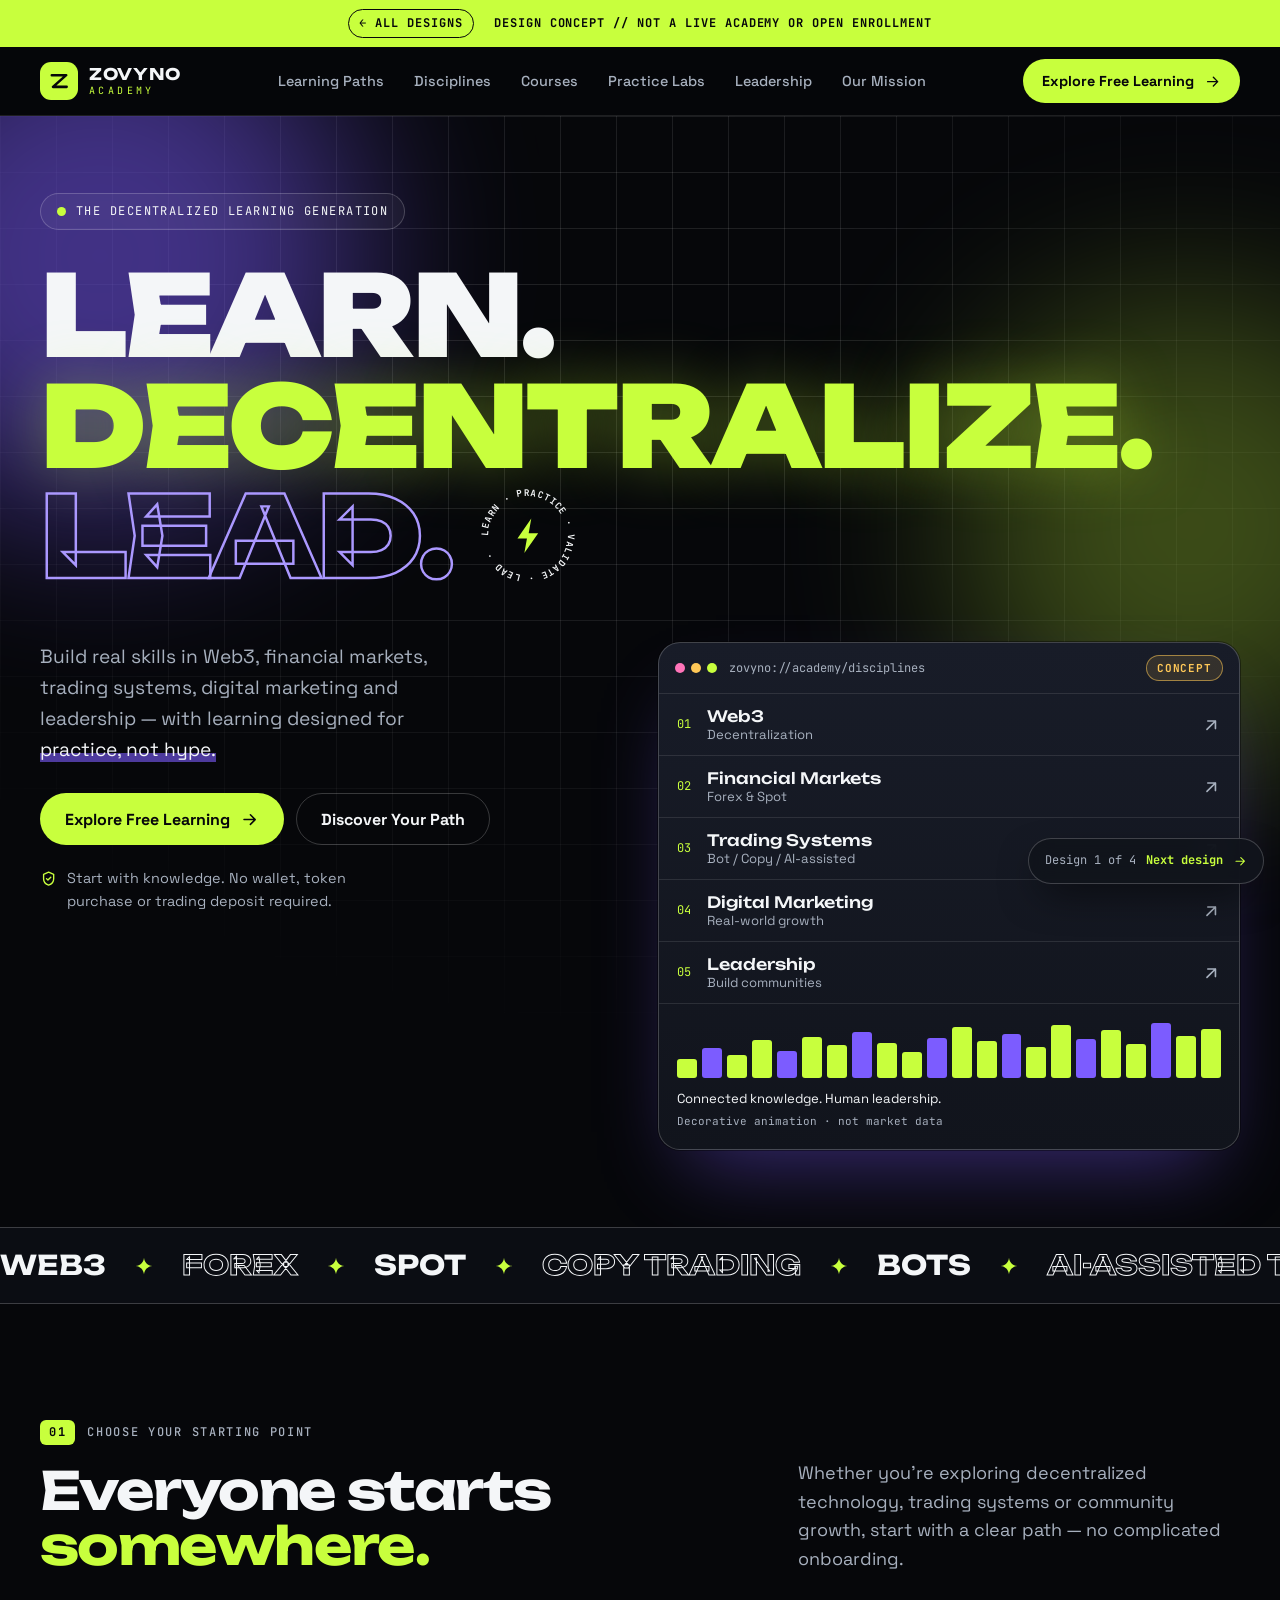
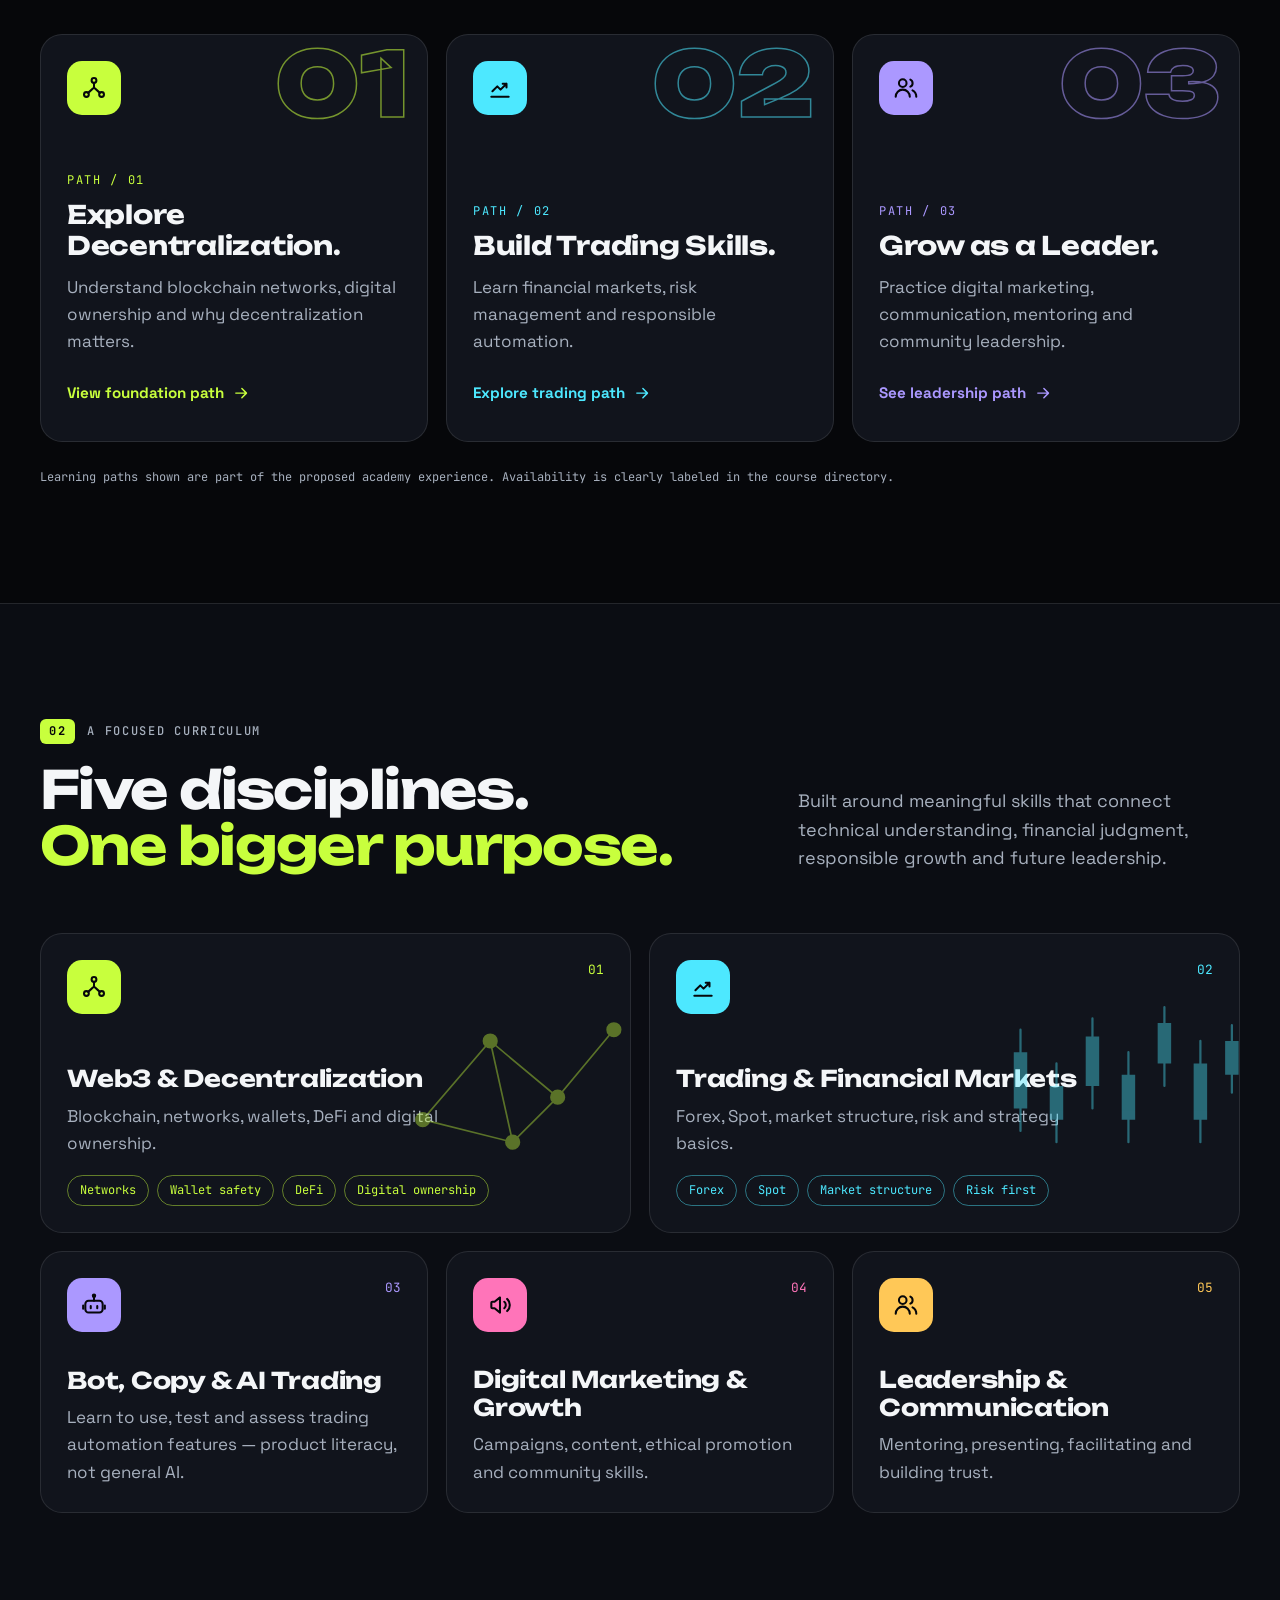
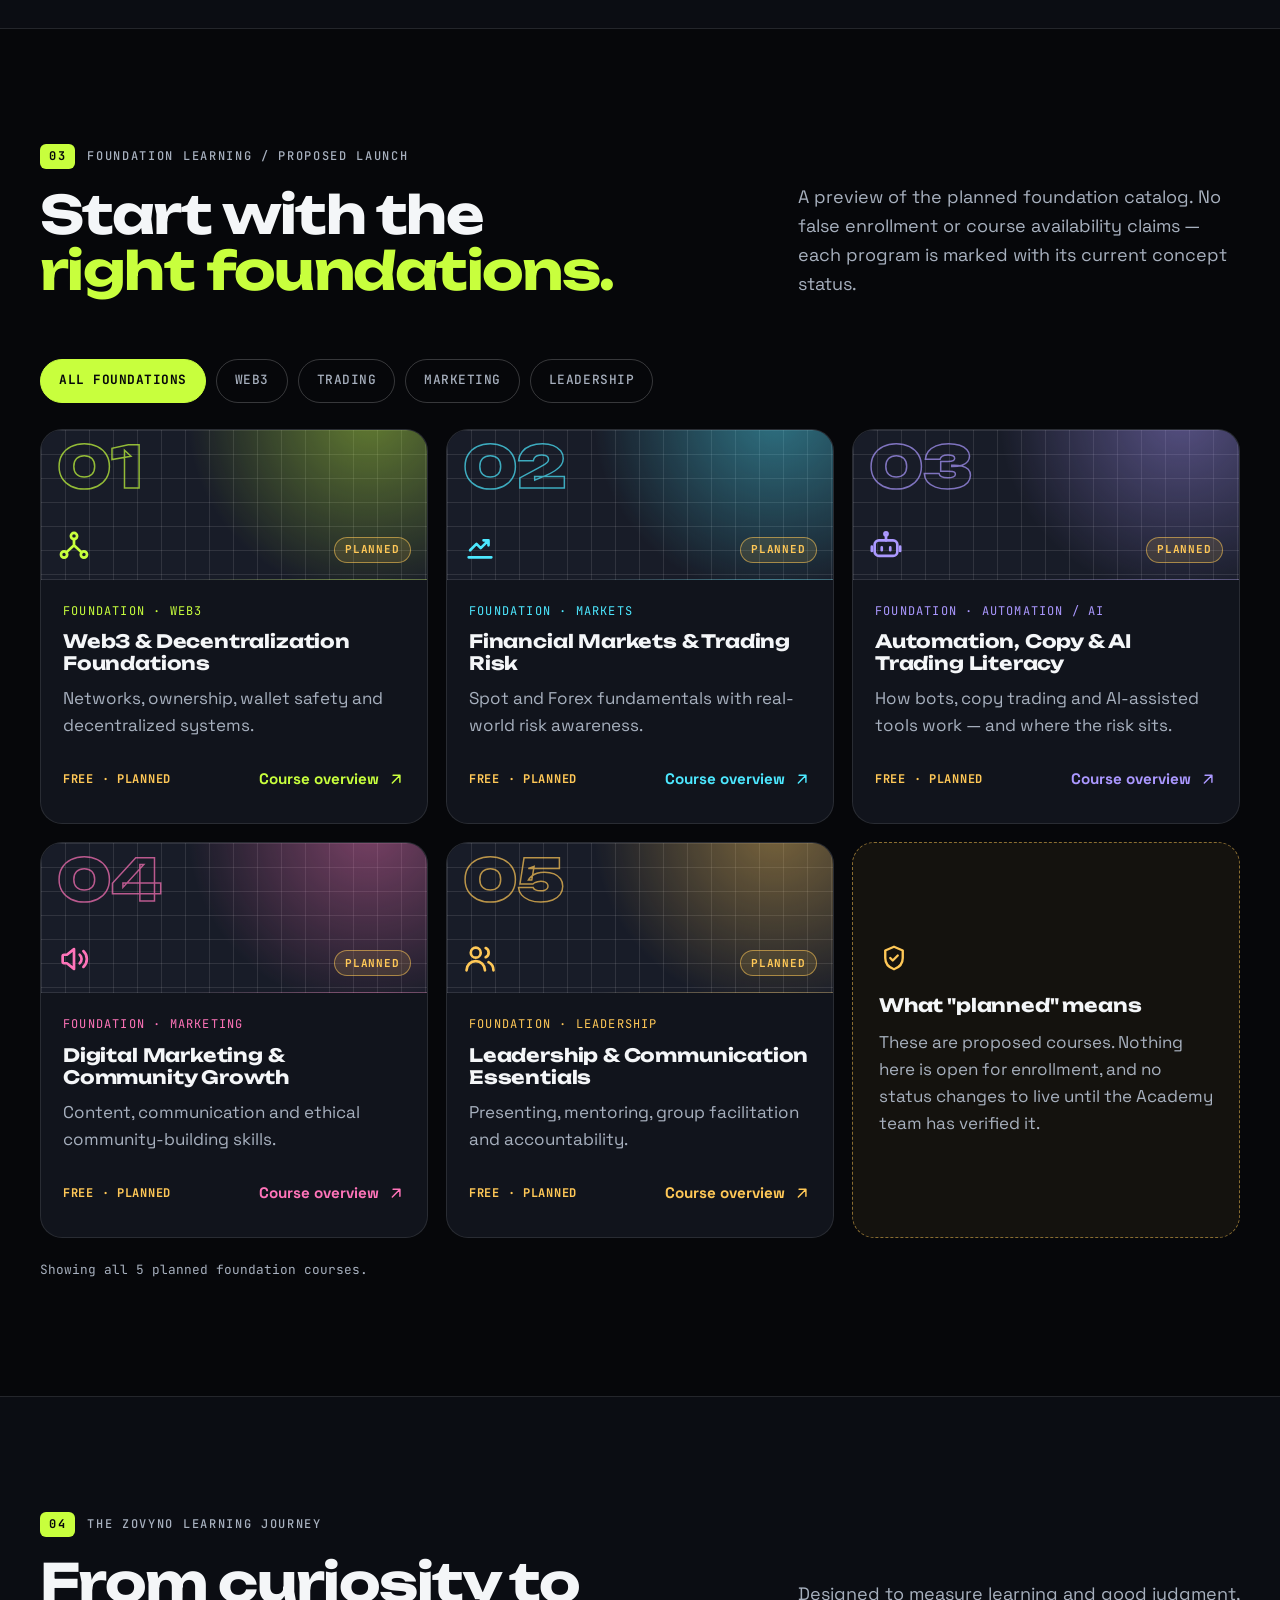
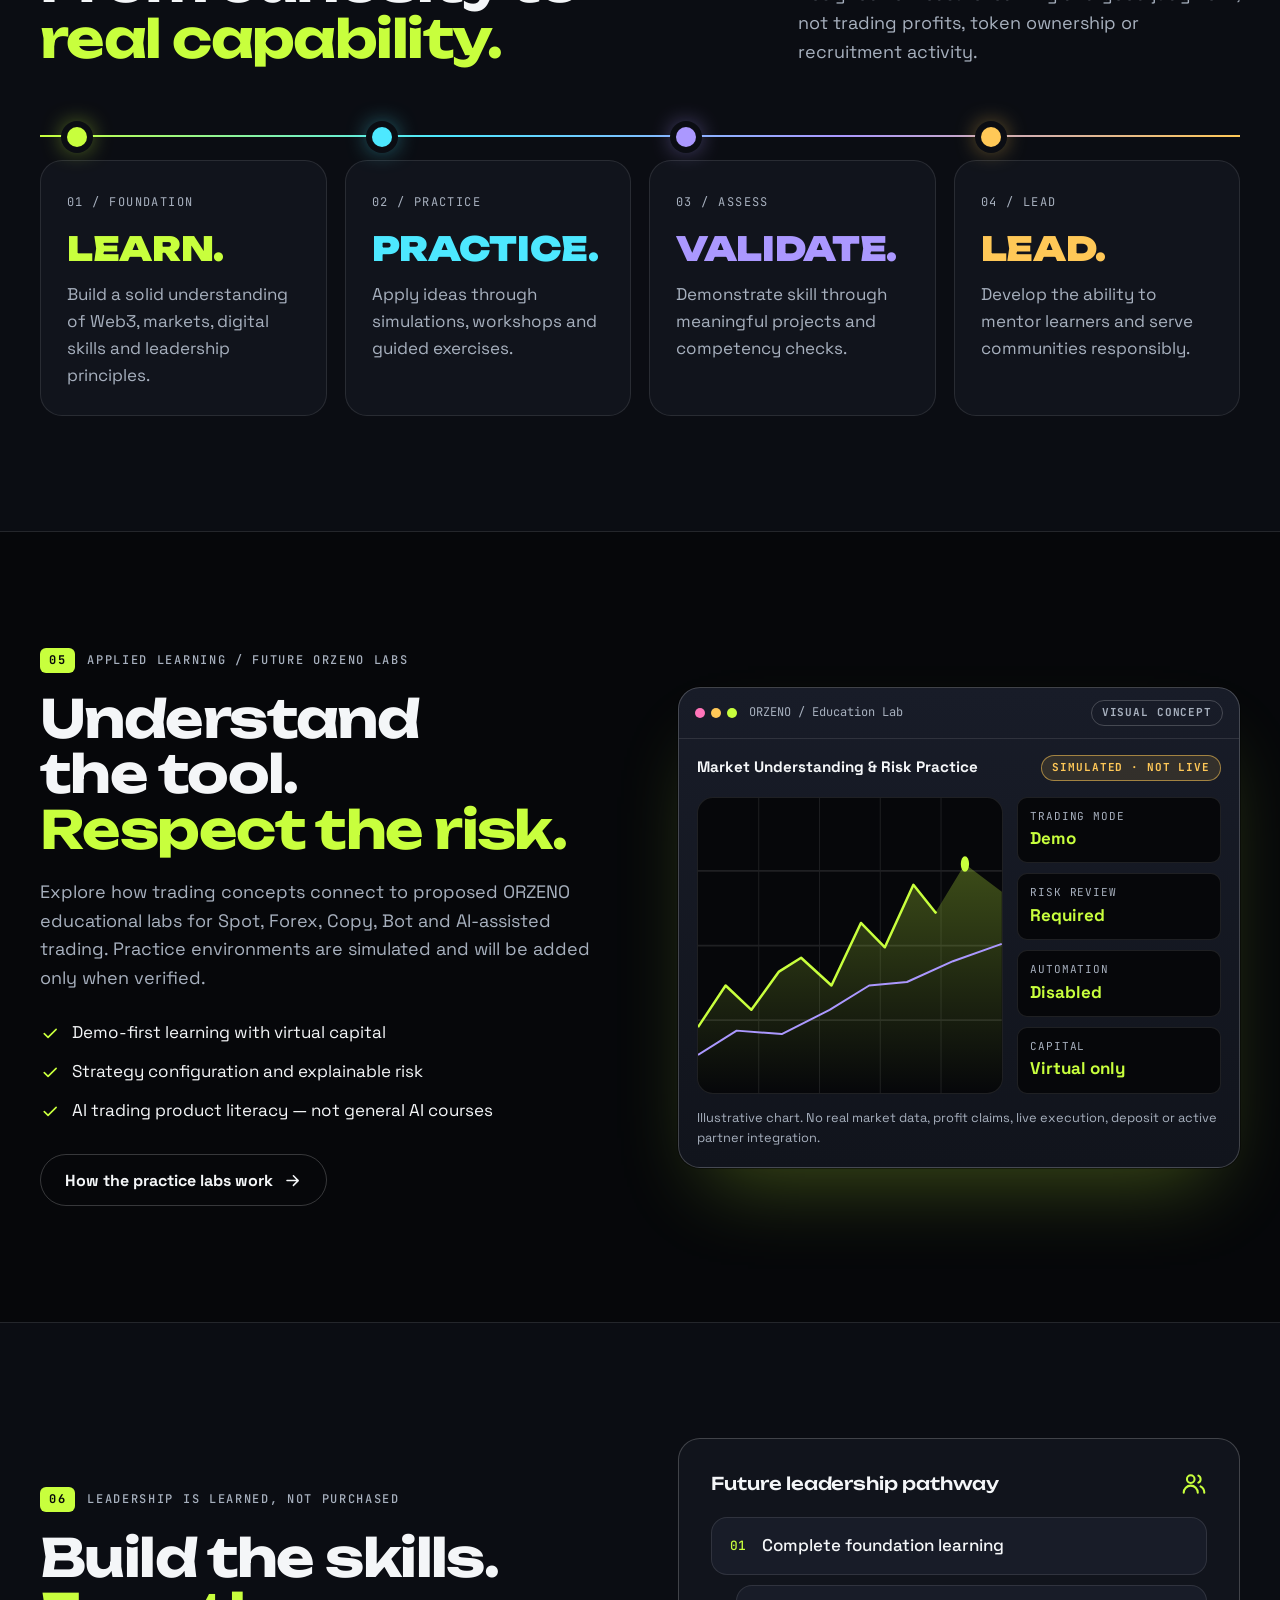
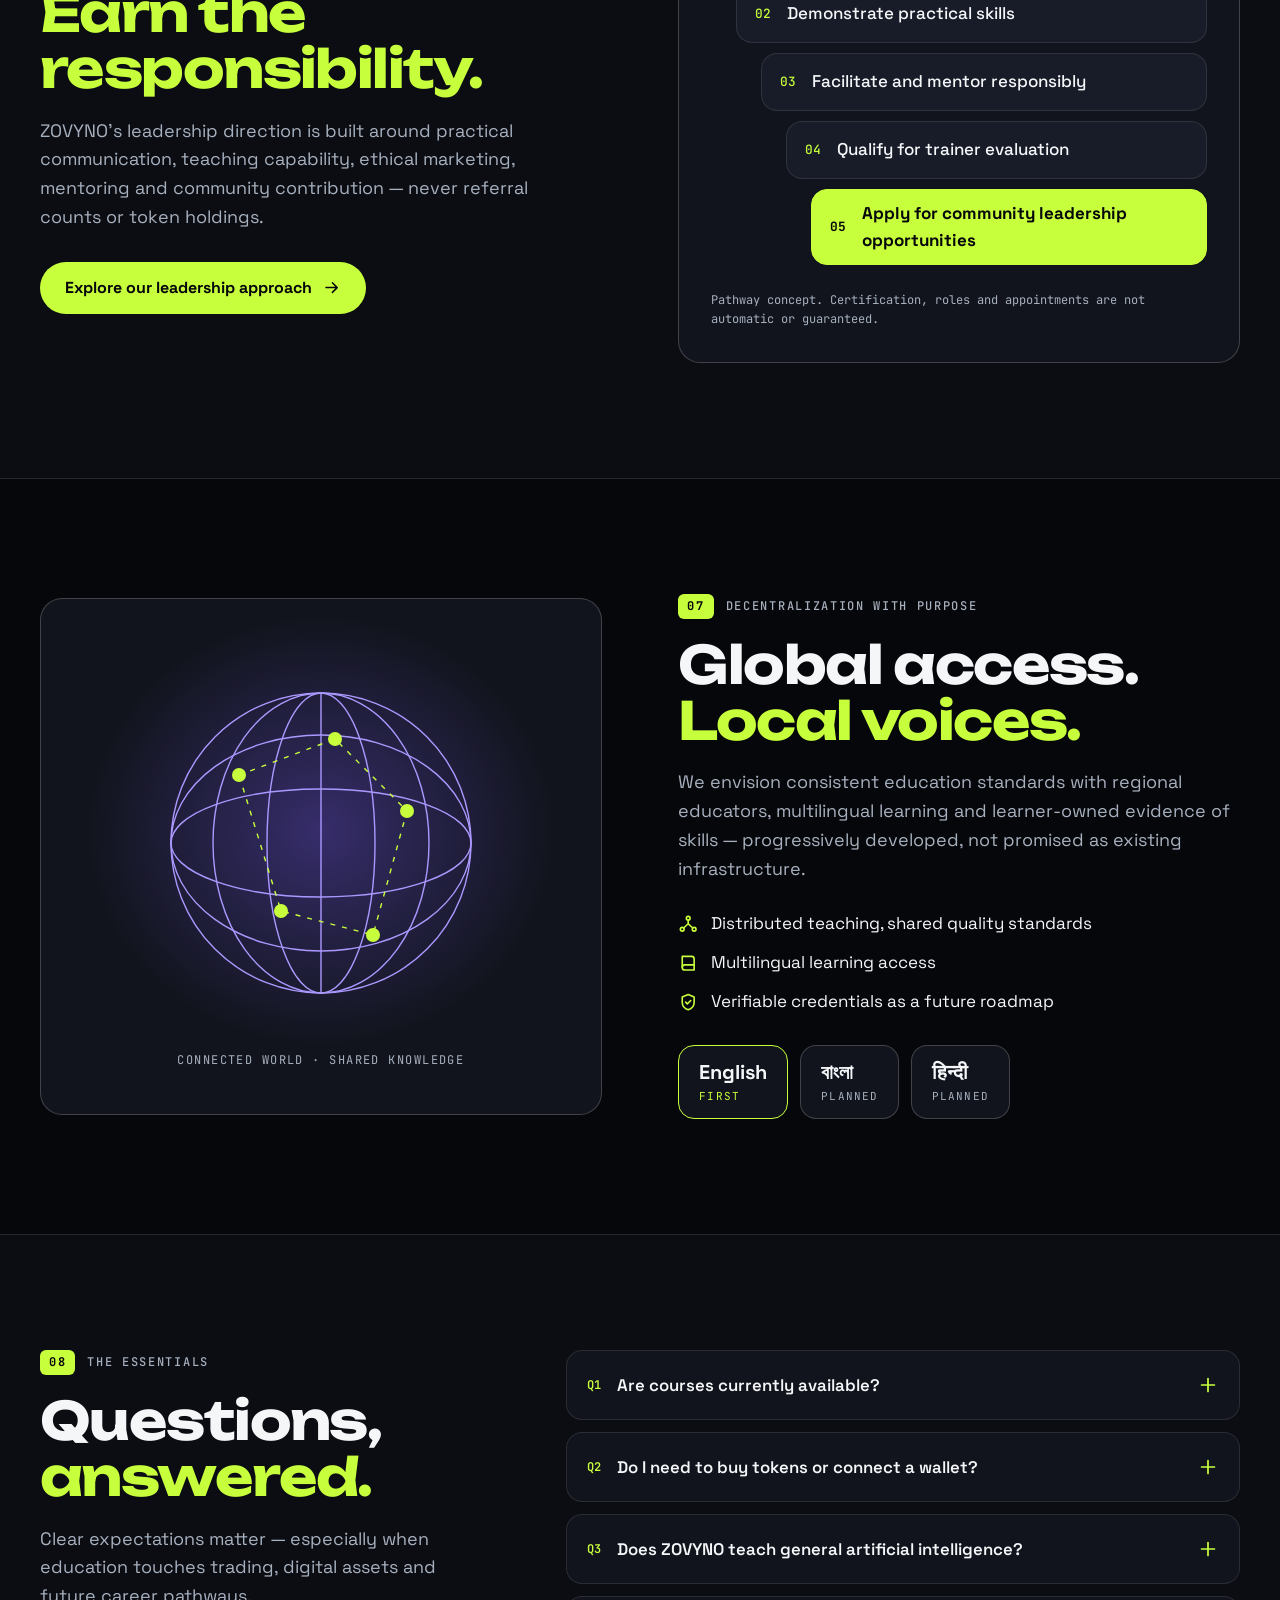
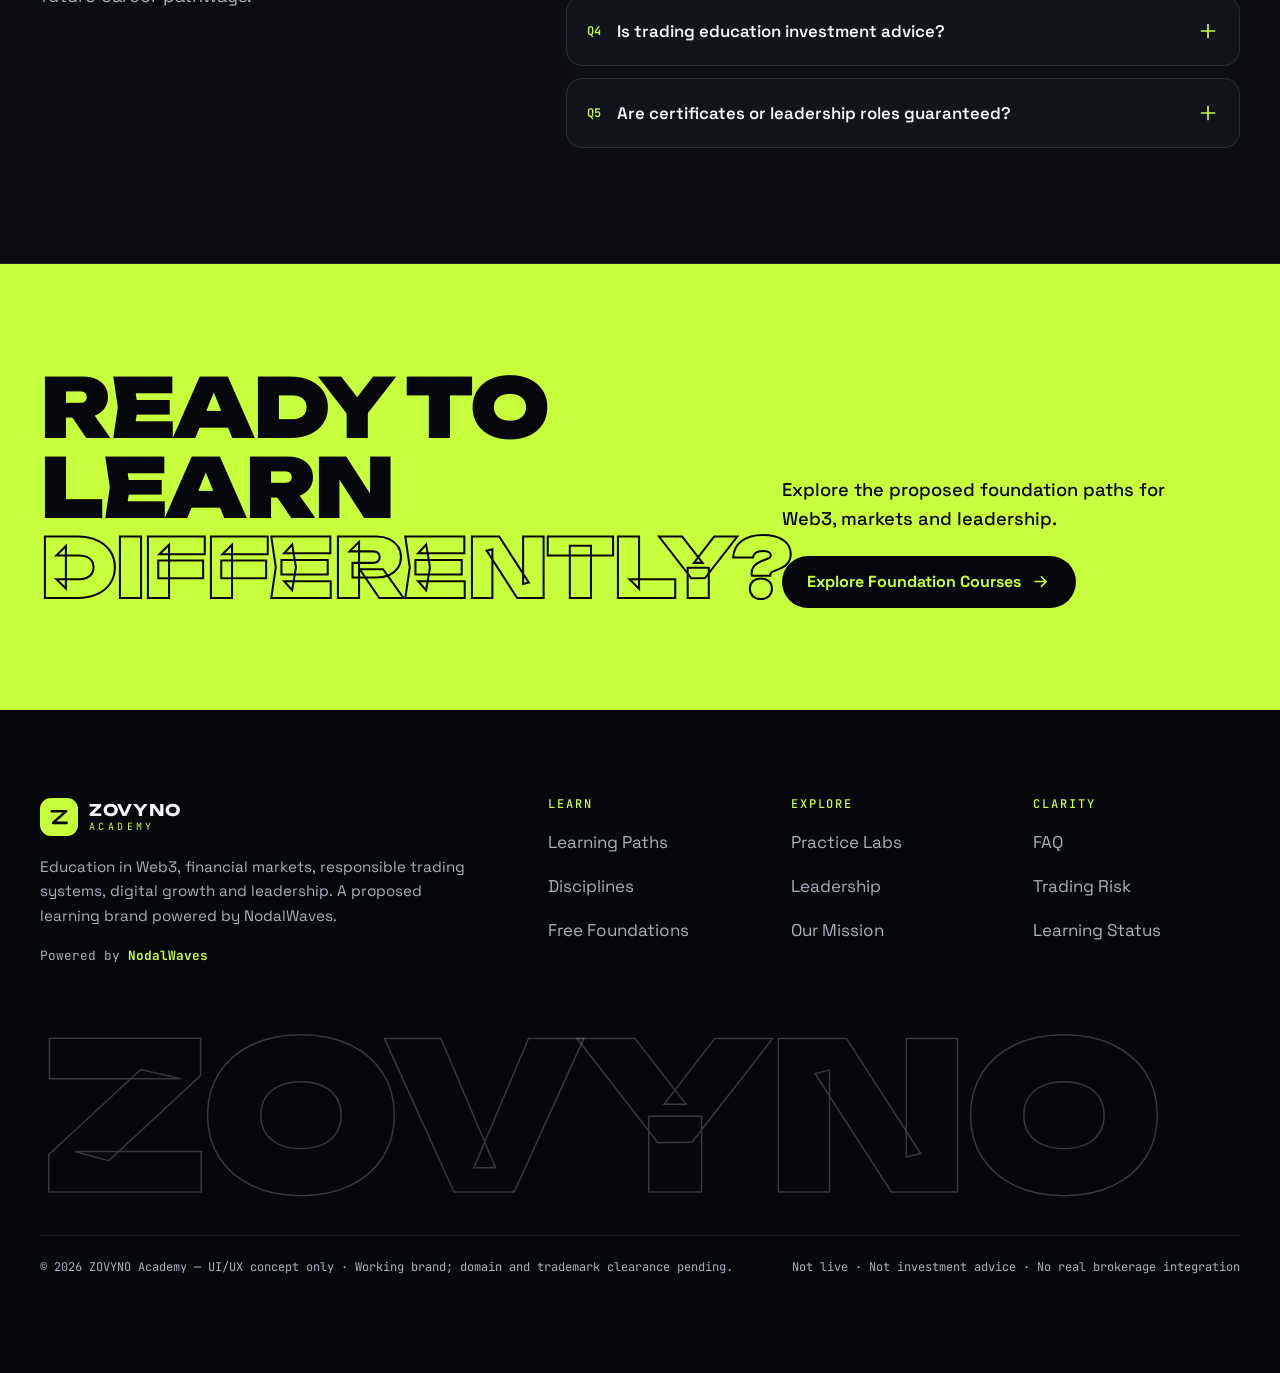
<file: volt/index.html>
<!doctype html>
<html lang="en">
  <head>
    <meta charset="utf-8" />
    <meta name="viewport" content="width=device-width, initial-scale=1" />
    <title>ZOVYNO Academy — Design 1: Volt</title>
    <meta
      name="description"
      content="ZOVYNO Academy design concept: practical learning in Web3, financial markets, trading systems, digital marketing and leadership. Not a live academy or open enrollment."
    />
    <meta name="robots" content="noindex, nofollow" />
    <meta name="theme-color" content="#06070a" />
    <link rel="icon" href="favicon.svg" type="image/svg+xml" />
    <link rel="preconnect" href="https://fonts.googleapis.com" />
    <link rel="preconnect" href="https://fonts.gstatic.com" crossorigin />
    <link
      href="https://fonts.googleapis.com/css2?family=JetBrains+Mono:wght@400;500;700&family=Space+Grotesk:wght@400;500;600;700&family=Unbounded:wght@500;700;900&display=swap"
      rel="stylesheet"
    />
    <link rel="stylesheet" href="styles.css" />
    <script>
      document.documentElement.classList.add('js');
    </script>
  </head>

  <body id="top">
    <svg class="sprite" aria-hidden="true" focusable="false">
      <symbol id="i-arrow" viewBox="0 0 24 24"><path d="M5 12h14M13 6l6 6-6 6" /></symbol>
      <symbol id="i-arrow-ur" viewBox="0 0 24 24"><path d="M7 17 17 7M8 7h9v9" /></symbol>
      <symbol id="i-shield" viewBox="0 0 24 24"><path d="M12 3l7 3v6c0 4.4-3 7.6-7 9-4-1.4-7-4.6-7-9V6l7-3z" /><path d="M9 12l2 2 4-4" /></symbol>
      <symbol id="i-network" viewBox="0 0 24 24"><circle cx="12" cy="5" r="2.2" /><circle cx="5" cy="18" r="2.2" /><circle cx="19" cy="18" r="2.2" /><path d="M12 7.2v4.3M12 11.5l-5.4 5M12 11.5l5.4 5" /></symbol>
      <symbol id="i-market" viewBox="0 0 24 24"><path d="M4 20h16M5 15l4.5-4.5 3 3L18 8M14.5 8H18v3.5" /></symbol>
      <symbol id="i-bot" viewBox="0 0 24 24"><rect x="4" y="8" width="16" height="11" rx="3" /><path d="M12 8V4.6M9 13v2M15 13v2M2 12.5v3M22 12.5v3" /><circle cx="12" cy="3.4" r="1.1" /></symbol>
      <symbol id="i-megaphone" viewBox="0 0 24 24"><path d="M4 10v4a1 1 0 0 0 1 1h2l5 4V5L7 9H5a1 1 0 0 0-1 1z" /><path d="M16 9a4 4 0 0 1 0 6M18.6 6.4a7.6 7.6 0 0 1 0 11.2" /></symbol>
      <symbol id="i-lead" viewBox="0 0 24 24"><circle cx="9" cy="7.5" r="3.5" /><path d="M2.5 20a6.5 6.5 0 0 1 13 0M16 4.3a3.5 3.5 0 0 1 0 6.4M18 14.2a6.5 6.5 0 0 1 3.5 5.8" /></symbol>
      <symbol id="i-check" viewBox="0 0 24 24"><path d="M5 12.5l4.5 4.5L19 7.5" /></symbol>
      <symbol id="i-close" viewBox="0 0 24 24"><path d="M6 6l12 12M18 6 6 18" /></symbol>
      <symbol id="i-plus" viewBox="0 0 24 24"><path d="M12 5v14M5 12h14" /></symbol>
      <symbol id="i-book" viewBox="0 0 24 24"><path d="M5 4h11a3 3 0 0 1 3 3v13H8a3 3 0 0 1-3-3V4z" /><path d="M5 17a3 3 0 0 1 3-3h11" /></symbol>
      <symbol id="i-menu" viewBox="0 0 24 24"><path d="M4 7h16M4 12h16M4 17h16" /></symbol>
      <symbol id="i-bolt" viewBox="0 0 24 24"><path d="M13 2 4 14h7l-1 8 9-12h-7l1-8z" /></symbol>
      <symbol id="i-star" viewBox="0 0 24 24"><path d="M12 2c.6 5.6 4.4 9.4 10 10-5.6.6-9.4 4.4-10 10-.6-5.6-4.4-9.4-10-10 5.6-.6 9.4-4.4 10-10z" /></symbol>
      <symbol id="i-mark" viewBox="0 0 32 32"><path d="M6.4 8.2h19.2L8 23.8h18.2" /></symbol>
    </svg>

    <a class="skip" href="#main">Skip to content</a>
    <div class="progress" aria-hidden="true"><i id="progress-bar"></i></div>

    <p class="strip" role="note">
      <a href="../">&larr; All designs</a>
      <span>Design concept <b aria-hidden="true">//</b> Not a live academy<span class="strip-extra"> or open enrollment</span></span>
    </p>

    <header class="header" id="header">
      <div class="shell header-in">
        <a class="logo" href="#top" aria-label="ZOVYNO Academy — back to top">
          <span class="logo-mark" aria-hidden="true"><svg viewBox="0 0 32 32"><use href="#i-mark" /></svg></span>
          <span class="logo-word"><strong>ZOVYNO</strong><small>ACADEMY</small></span>
        </a>

        <nav class="nav" aria-label="Primary">
          <a href="#paths">Learning Paths</a>
          <a href="#pillars">Disciplines</a>
          <a href="#courses">Courses</a>
          <a href="#labs">Practice Labs</a>
          <a href="#leadership">Leadership</a>
          <a href="#mission">Our Mission</a>
        </nav>

        <a class="btn btn--lime btn--sm header-cta" href="#courses">Explore Free Learning <svg class="i"><use href="#i-arrow" /></svg></a>

        <button class="menu-btn" id="menu-btn" type="button" aria-expanded="false" aria-controls="mobile-panel" aria-label="Open menu">
          <svg class="i i--open"><use href="#i-menu" /></svg>
          <svg class="i i--close"><use href="#i-close" /></svg>
        </button>
      </div>

      <div class="mobile-panel" id="mobile-panel" hidden>
        <nav aria-label="Mobile">
          <a href="#paths"><span>01</span>Learning Paths</a>
          <a href="#pillars"><span>02</span>Disciplines</a>
          <a href="#courses"><span>03</span>Courses</a>
          <a href="#labs"><span>04</span>Practice Labs</a>
          <a href="#leadership"><span>05</span>Leadership</a>
          <a href="#mission"><span>06</span>Our Mission</a>
        </nav>
        <a class="btn btn--lime" href="#courses">Explore Free Learning <svg class="i"><use href="#i-arrow" /></svg></a>
      </div>
    </header>

    <main id="main">
      <!-- 01 · Hero -->
      <section class="hero" aria-labelledby="hero-title">
        <div class="hero-bg" aria-hidden="true"><span class="grid"></span><span class="glow glow--a"></span><span class="glow glow--b"></span></div>

        <div class="shell">
          <p class="kicker" data-reveal><i class="pulse" aria-hidden="true"></i>The decentralized learning generation</p>

          <h1 id="hero-title" aria-label="Learn. Decentralize. Lead.">
            <span class="h-line h-line--1" aria-hidden="true">Learn.</span>
            <span class="h-line h-line--2" aria-hidden="true" data-scramble>Decentralize.</span>
            <span class="h-line h-line--3" aria-hidden="true">
              <span>Lead.</span>
              <svg class="spinner" viewBox="0 0 120 120">
                <defs><path id="spin-path" d="M60 60m-46 0a46 46 0 1 1 92 0a46 46 0 1 1-92 0" /></defs>
                <text><textPath href="#spin-path">LEARN · PRACTICE · VALIDATE · LEAD · </textPath></text>
                <path class="spinner-bolt" d="M64 40 48 63h11l-3 17 16-23H61l3-17z" />
              </svg>
            </span>
          </h1>

          <div class="hero-row">
            <div class="hero-copy" data-reveal>
              <p class="hero-body">
                Build real skills in Web3, financial markets, trading systems, digital marketing and leadership — with
                learning designed for <em>practice, not hype.</em>
              </p>
              <div class="hero-actions">
                <a class="btn btn--lime" href="#courses">Explore Free Learning <svg class="i"><use href="#i-arrow" /></svg></a>
                <a class="btn btn--ghost" href="#paths">Discover Your Path</a>
              </div>
              <p class="hero-note"><svg class="i"><use href="#i-shield" /></svg>Start with knowledge. No wallet, token purchase or trading deposit required.</p>
            </div>

            <div class="console" data-reveal>
              <div class="console-bar">
                <span class="dots" aria-hidden="true"><i></i><i></i><i></i></span>
                <span class="console-path">zovyno://academy/disciplines</span>
                <span class="tag tag--amber">Concept</span>
              </div>
              <ol class="console-list" aria-label="The five disciplines">
                <li><a href="#pillar-web3"><span class="n">01</span><span class="t"><b>Web3</b><small>Decentralization</small></span><svg class="i"><use href="#i-arrow-ur" /></svg></a></li>
                <li><a href="#pillar-trading"><span class="n">02</span><span class="t"><b>Financial Markets</b><small>Forex &amp; Spot</small></span><svg class="i"><use href="#i-arrow-ur" /></svg></a></li>
                <li><a href="#pillar-automation"><span class="n">03</span><span class="t"><b>Trading Systems</b><small>Bot / Copy / AI-assisted</small></span><svg class="i"><use href="#i-arrow-ur" /></svg></a></li>
                <li><a href="#pillar-marketing"><span class="n">04</span><span class="t"><b>Digital Marketing</b><small>Real-world growth</small></span><svg class="i"><use href="#i-arrow-ur" /></svg></a></li>
                <li><a href="#pillar-leadership"><span class="n">05</span><span class="t"><b>Leadership</b><small>Build communities</small></span><svg class="i"><use href="#i-arrow-ur" /></svg></a></li>
              </ol>
              <div class="console-foot">
                <div class="candles" id="candles" aria-hidden="true"></div>
                <p>Connected knowledge. Human leadership. <span>Decorative animation · not market data</span></p>
              </div>
            </div>
          </div>
        </div>

        <div class="ticker" aria-hidden="true">
          <div class="ticker-track">
            <span>Web3</span><svg class="i"><use href="#i-star" /></svg><span class="is-out">Forex</span><svg class="i"><use href="#i-star" /></svg><span>Spot</span><svg class="i"><use href="#i-star" /></svg><span class="is-out">Copy trading</span><svg class="i"><use href="#i-star" /></svg><span>Bots</span><svg class="i"><use href="#i-star" /></svg><span class="is-out">AI-assisted tools</span><svg class="i"><use href="#i-star" /></svg><span>Digital marketing</span><svg class="i"><use href="#i-star" /></svg><span class="is-out">Leadership</span><svg class="i"><use href="#i-star" /></svg><span>Risk first</span><svg class="i"><use href="#i-star" /></svg>
            <span>Web3</span><svg class="i"><use href="#i-star" /></svg><span class="is-out">Forex</span><svg class="i"><use href="#i-star" /></svg><span>Spot</span><svg class="i"><use href="#i-star" /></svg><span class="is-out">Copy trading</span><svg class="i"><use href="#i-star" /></svg><span>Bots</span><svg class="i"><use href="#i-star" /></svg><span class="is-out">AI-assisted tools</span><svg class="i"><use href="#i-star" /></svg><span>Digital marketing</span><svg class="i"><use href="#i-star" /></svg><span class="is-out">Leadership</span><svg class="i"><use href="#i-star" /></svg><span>Risk first</span><svg class="i"><use href="#i-star" /></svg>
          </div>
        </div>
      </section>

      <!-- 02 · Paths -->
      <section class="section" id="paths" aria-labelledby="paths-title">
        <div class="shell">
          <div class="head" data-reveal>
            <div>
              <p class="label"><span>01</span>Choose your starting point</p>
              <h2 id="paths-title">Everyone starts <span class="hl">somewhere.</span></h2>
            </div>
            <p class="lead">
              Whether you're exploring decentralized technology, trading systems or community growth, start with a clear
              path — no complicated onboarding.
            </p>
          </div>

          <div class="paths">
            <a class="path spot" style="--c: var(--lime)" href="#courses" data-path-filter="web3" data-reveal>
              <span class="path-num" aria-hidden="true">01</span>
              <span class="path-ico"><svg class="i"><use href="#i-network" /></svg></span>
              <span class="path-tag">Path / 01</span>
              <h3>Explore Decentralization.</h3>
              <p>Understand blockchain networks, digital ownership and why decentralization matters.</p>
              <span class="go">View foundation path <svg class="i"><use href="#i-arrow" /></svg></span>
            </a>
            <a class="path spot" style="--c: var(--cyan)" href="#courses" data-path-filter="trading" data-reveal>
              <span class="path-num" aria-hidden="true">02</span>
              <span class="path-ico"><svg class="i"><use href="#i-market" /></svg></span>
              <span class="path-tag">Path / 02</span>
              <h3>Build Trading Skills.</h3>
              <p>Learn financial markets, risk management and responsible automation.</p>
              <span class="go">Explore trading path <svg class="i"><use href="#i-arrow" /></svg></span>
            </a>
            <a class="path spot" style="--c: var(--violet-hi)" href="#courses" data-path-filter="leadership" data-reveal>
              <span class="path-num" aria-hidden="true">03</span>
              <span class="path-ico"><svg class="i"><use href="#i-lead" /></svg></span>
              <span class="path-tag">Path / 03</span>
              <h3>Grow as a Leader.</h3>
              <p>Practice digital marketing, communication, mentoring and community leadership.</p>
              <span class="go">See leadership path <svg class="i"><use href="#i-arrow" /></svg></span>
            </a>
          </div>

          <p class="fine">Learning paths shown are part of the proposed academy experience. Availability is clearly labeled in the course directory.</p>
        </div>
      </section>

      <!-- 03 · Pillars -->
      <section class="section section--panel" id="pillars" aria-labelledby="pillars-title">
        <div class="shell">
          <div class="head" data-reveal>
            <div>
              <p class="label"><span>02</span>A focused curriculum</p>
              <h2 id="pillars-title">Five disciplines. <span class="hl">One bigger purpose.</span></h2>
            </div>
            <p class="lead">
              Built around meaningful skills that connect technical understanding, financial judgment, responsible growth
              and future leadership.
            </p>
          </div>

          <ul class="bento">
            <li class="cell cell--wide spot" id="pillar-web3" style="--c: var(--lime)" data-reveal>
              <div class="cell-top"><span class="cell-ico"><svg class="i"><use href="#i-network" /></svg></span><span class="cell-num">01</span></div>
              <h3>Web3 &amp; Decentralization</h3>
              <p>Blockchain, networks, wallets, DeFi and digital ownership.</p>
              <ul class="tags"><li>Networks</li><li>Wallet safety</li><li>DeFi</li><li>Digital ownership</li></ul>
              <svg class="cell-art" viewBox="0 0 220 150" aria-hidden="true"><path d="M30 110 90 40l60 50 50-60M90 40l20 90 40-40M30 110l80 20" /><circle cx="30" cy="110" r="6" /><circle cx="90" cy="40" r="6" /><circle cx="150" cy="90" r="6" /><circle cx="200" cy="30" r="6" /><circle cx="110" cy="130" r="6" /></svg>
            </li>
            <li class="cell cell--wide spot" id="pillar-trading" style="--c: var(--cyan)" data-reveal>
              <div class="cell-top"><span class="cell-ico"><svg class="i"><use href="#i-market" /></svg></span><span class="cell-num">02</span></div>
              <h3>Trading &amp; Financial Markets</h3>
              <p>Forex, Spot, market structure, risk and strategy basics.</p>
              <ul class="tags"><li>Forex</li><li>Spot</li><li>Market structure</li><li>Risk first</li></ul>
              <svg class="cell-art cell-art--bars" viewBox="0 0 220 150" aria-hidden="true"><path d="M20 30v90M52 60v70M84 20v80M116 50v80M148 10v70M180 40v90M208 26v60" /><path class="thick" d="M20 50v50M52 80v30M84 36v44M116 70v40M148 24v36M180 60v50M208 40v30" /></svg>
            </li>
            <li class="cell spot" id="pillar-automation" style="--c: var(--violet-hi)" data-reveal>
              <div class="cell-top"><span class="cell-ico"><svg class="i"><use href="#i-bot" /></svg></span><span class="cell-num">03</span></div>
              <h3>Bot, Copy &amp; AI Trading</h3>
              <p>Learn to use, test and assess trading automation features — product literacy, not general AI.</p>
            </li>
            <li class="cell spot" id="pillar-marketing" style="--c: var(--pink)" data-reveal>
              <div class="cell-top"><span class="cell-ico"><svg class="i"><use href="#i-megaphone" /></svg></span><span class="cell-num">04</span></div>
              <h3>Digital Marketing &amp; Growth</h3>
              <p>Campaigns, content, ethical promotion and community skills.</p>
            </li>
            <li class="cell spot" id="pillar-leadership" style="--c: var(--amber)" data-reveal>
              <div class="cell-top"><span class="cell-ico"><svg class="i"><use href="#i-lead" /></svg></span><span class="cell-num">05</span></div>
              <h3>Leadership &amp; Communication</h3>
              <p>Mentoring, presenting, facilitating and building trust.</p>
            </li>
          </ul>
        </div>
      </section>

      <!-- 04 · Courses -->
      <section class="section" id="courses" aria-labelledby="courses-title">
        <div class="shell">
          <div class="head" data-reveal>
            <div>
              <p class="label"><span>03</span>Foundation learning / proposed launch</p>
              <h2 id="courses-title">Start with the <span class="hl">right foundations.</span></h2>
            </div>
            <p class="lead">
              A preview of the planned foundation catalog. No false enrollment or course availability claims — each
              program is marked with its current concept status.
            </p>
          </div>

          <div class="chips" role="group" aria-label="Filter foundation courses" data-reveal>
            <button class="chip" type="button" data-filter="all" aria-pressed="true">All foundations</button>
            <button class="chip" type="button" data-filter="web3" aria-pressed="false">Web3</button>
            <button class="chip" type="button" data-filter="trading" aria-pressed="false">Trading</button>
            <button class="chip" type="button" data-filter="marketing" aria-pressed="false">Marketing</button>
            <button class="chip" type="button" data-filter="leadership" aria-pressed="false">Leadership</button>
          </div>

          <div class="courses">
            <article class="course spot" data-category="web3" style="--c: var(--lime)">
              <div class="course-art"><span class="course-num" aria-hidden="true">01</span><svg class="i"><use href="#i-network" /></svg><span class="tag tag--amber">Planned</span></div>
              <div class="course-body">
                <p class="course-meta">Foundation · Web3</p>
                <h3>Web3 &amp; Decentralization Foundations</h3>
                <p>Networks, ownership, wallet safety and decentralized systems.</p>
                <div class="course-foot"><span class="free">Free · Planned</span><button class="go" type="button" data-dialog="dialog-web3" aria-haspopup="dialog">Course overview <svg class="i"><use href="#i-arrow-ur" /></svg></button></div>
              </div>
            </article>

            <article class="course spot" data-category="trading" style="--c: var(--cyan)">
              <div class="course-art"><span class="course-num" aria-hidden="true">02</span><svg class="i"><use href="#i-market" /></svg><span class="tag tag--amber">Planned</span></div>
              <div class="course-body">
                <p class="course-meta">Foundation · Markets</p>
                <h3>Financial Markets &amp; Trading Risk</h3>
                <p>Spot and Forex fundamentals with real-world risk awareness.</p>
                <div class="course-foot"><span class="free">Free · Planned</span><button class="go" type="button" data-dialog="dialog-trading" aria-haspopup="dialog">Course overview <svg class="i"><use href="#i-arrow-ur" /></svg></button></div>
              </div>
            </article>

            <article class="course spot" data-category="trading" style="--c: var(--violet-hi)">
              <div class="course-art"><span class="course-num" aria-hidden="true">03</span><svg class="i"><use href="#i-bot" /></svg><span class="tag tag--amber">Planned</span></div>
              <div class="course-body">
                <p class="course-meta">Foundation · Automation / AI</p>
                <h3>Automation, Copy &amp; AI Trading Literacy</h3>
                <p>How bots, copy trading and AI-assisted tools work — and where the risk sits.</p>
                <div class="course-foot"><span class="free">Free · Planned</span><button class="go" type="button" data-dialog="dialog-automation" aria-haspopup="dialog">Course overview <svg class="i"><use href="#i-arrow-ur" /></svg></button></div>
              </div>
            </article>

            <article class="course spot" data-category="marketing" style="--c: var(--pink)">
              <div class="course-art"><span class="course-num" aria-hidden="true">04</span><svg class="i"><use href="#i-megaphone" /></svg><span class="tag tag--amber">Planned</span></div>
              <div class="course-body">
                <p class="course-meta">Foundation · Marketing</p>
                <h3>Digital Marketing &amp; Community Growth</h3>
                <p>Content, communication and ethical community-building skills.</p>
                <div class="course-foot"><span class="free">Free · Planned</span><button class="go" type="button" data-dialog="dialog-marketing" aria-haspopup="dialog">Course overview <svg class="i"><use href="#i-arrow-ur" /></svg></button></div>
              </div>
            </article>

            <article class="course spot" data-category="leadership" style="--c: var(--amber)">
              <div class="course-art"><span class="course-num" aria-hidden="true">05</span><svg class="i"><use href="#i-lead" /></svg><span class="tag tag--amber">Planned</span></div>
              <div class="course-body">
                <p class="course-meta">Foundation · Leadership</p>
                <h3>Leadership &amp; Communication Essentials</h3>
                <p>Presenting, mentoring, group facilitation and accountability.</p>
                <div class="course-foot"><span class="free">Free · Planned</span><button class="go" type="button" data-dialog="dialog-leadership" aria-haspopup="dialog">Course overview <svg class="i"><use href="#i-arrow-ur" /></svg></button></div>
              </div>
            </article>

            <aside class="course course--note" data-category="all">
              <svg class="i"><use href="#i-shield" /></svg>
              <h3>What "planned" means</h3>
              <p>These are proposed courses. Nothing here is open for enrollment, and no status changes to live until the Academy team has verified it.</p>
            </aside>
          </div>

          <p class="count" id="course-count" role="status" aria-live="polite">Showing all 5 planned foundation courses.</p>
        </div>

        <dialog class="dialog" id="dialog-web3" aria-labelledby="dt-web3">
          <button class="dialog-x" type="button" data-close aria-label="Close course preview"><svg class="i"><use href="#i-close" /></svg></button>
          <p class="label"><span>01</span>Foundation course preview</p>
          <h2 id="dt-web3">Web3 &amp; Decentralization Foundations</h2>
          <p>A beginner-friendly foundation in digital ownership, decentralization and network trust — built to explain how the technology works before anyone is asked to participate in it.</p>
          <h3>Proposed modules</h3>
          <ol class="modules"><li>How blockchains and networks differ</li><li>Wallet safety and self-custody basics</li><li>DeFi, DEX and decentralization tradeoffs</li><li>Scenario-based risk and safety assessment</li></ol>
          <div class="dialog-foot"><span class="free">Free · Planned, not open</span><button class="btn btn--lime btn--sm" type="button" data-close>Back to catalog</button></div>
        </dialog>

        <dialog class="dialog" id="dialog-trading" aria-labelledby="dt-trading">
          <button class="dialog-x" type="button" data-close aria-label="Close course preview"><svg class="i"><use href="#i-close" /></svg></button>
          <p class="label"><span>02</span>Foundation course preview</p>
          <h2 id="dt-trading">Financial Markets &amp; Trading Risk</h2>
          <p>Market literacy and risk-first thinking before any strategy, automation or live trading. Designed to make losses and limitations visible, not to promise returns.</p>
          <h3>Proposed modules</h3>
          <ol class="modules"><li>Spot vs. Forex market basics</li><li>Order types and slippage explained</li><li>Position sizing and risk boundaries</li><li>Practice-only market scenarios</li></ol>
          <div class="dialog-foot"><span class="free">Free · Planned, not open</span><button class="btn btn--lime btn--sm" type="button" data-close>Back to catalog</button></div>
        </dialog>

        <dialog class="dialog" id="dialog-automation" aria-labelledby="dt-automation">
          <button class="dialog-x" type="button" data-close aria-label="Close course preview"><svg class="i"><use href="#i-close" /></svg></button>
          <p class="label"><span>03</span>Foundation course preview</p>
          <h2 id="dt-automation">Automation, Copy &amp; AI Trading Literacy</h2>
          <p>Product literacy for automated and AI-assisted trading features: what the tools actually do, how to test them, and why automation does not remove market risk. This is not a general AI course.</p>
          <h3>Proposed modules</h3>
          <ol class="modules"><li>What bots, copy trading and AI-assisted tools can and cannot do</li><li>Testing a strategy in a simulated environment</li><li>Explaining automation limits and failure modes</li><li>Risk review and responsible-use checklist</li></ol>
          <div class="dialog-foot"><span class="free">Free · Planned, not open</span><button class="btn btn--lime btn--sm" type="button" data-close>Back to catalog</button></div>
        </dialog>

        <dialog class="dialog" id="dialog-marketing" aria-labelledby="dt-marketing">
          <button class="dialog-x" type="button" data-close aria-label="Close course preview"><svg class="i"><use href="#i-close" /></svg></button>
          <p class="label"><span>04</span>Foundation course preview</p>
          <h2 id="dt-marketing">Digital Marketing &amp; Community Growth</h2>
          <p>Skills for responsible digital communication and sustainable community building, including how to spot hype-driven promotion and avoid it.</p>
          <h3>Proposed modules</h3>
          <ol class="modules"><li>Audience research and ethical positioning</li><li>Content planning and campaign essentials</li><li>Community communication workflows</li><li>Marketing project with reflection</li></ol>
          <div class="dialog-foot"><span class="free">Free · Planned, not open</span><button class="btn btn--lime btn--sm" type="button" data-close>Back to catalog</button></div>
        </dialog>

        <dialog class="dialog" id="dialog-leadership" aria-labelledby="dt-leadership">
          <button class="dialog-x" type="button" data-close aria-label="Close course preview"><svg class="i"><use href="#i-close" /></svg></button>
          <p class="label"><span>05</span>Foundation course preview</p>
          <h2 id="dt-leadership">Leadership &amp; Communication Essentials</h2>
          <p>Build facilitation, speaking and mentoring capabilities with demonstrated practice — leadership as a learned responsibility rather than a purchased rank.</p>
          <h3>Proposed modules</h3>
          <ol class="modules"><li>Presenting concepts with clarity</li><li>Listening and mentoring fundamentals</li><li>Leading a responsible learning session</li><li>Ethical conduct and reflective assessment</li></ol>
          <div class="dialog-foot"><span class="free">Free · Planned, not open</span><button class="btn btn--lime btn--sm" type="button" data-close>Back to catalog</button></div>
        </dialog>
      </section>

      <!-- 05 · Journey -->
      <section class="section section--panel journey" id="journey" aria-labelledby="journey-title">
        <div class="shell">
          <div class="head" data-reveal>
            <div>
              <p class="label"><span>04</span>The ZOVYNO learning journey</p>
              <h2 id="journey-title">From curiosity to <span class="hl">real capability.</span></h2>
            </div>
            <p class="lead">Designed to measure learning and good judgment, not trading profits, token ownership or recruitment activity.</p>
          </div>

          <ol class="steps" id="steps">
            <li class="step" style="--c: var(--lime)" data-reveal><span class="step-dot" aria-hidden="true"></span><span class="step-tag">01 / Foundation</span><h3>Learn.</h3><p>Build a solid understanding of Web3, markets, digital skills and leadership principles.</p></li>
            <li class="step" style="--c: var(--cyan)" data-reveal><span class="step-dot" aria-hidden="true"></span><span class="step-tag">02 / Practice</span><h3>Practice.</h3><p>Apply ideas through simulations, workshops and guided exercises.</p></li>
            <li class="step" style="--c: var(--violet-hi)" data-reveal><span class="step-dot" aria-hidden="true"></span><span class="step-tag">03 / Assess</span><h3>Validate.</h3><p>Demonstrate skill through meaningful projects and competency checks.</p></li>
            <li class="step" style="--c: var(--amber)" data-reveal><span class="step-dot" aria-hidden="true"></span><span class="step-tag">04 / Lead</span><h3>Lead.</h3><p>Develop the ability to mentor learners and serve communities responsibly.</p></li>
          </ol>
        </div>
      </section>

      <!-- 06 · Labs -->
      <section class="section" id="labs" aria-labelledby="labs-title">
        <div class="shell split">
          <div class="split-copy" data-reveal>
            <p class="label"><span>05</span>Applied learning / future ORZENO labs</p>
            <h2 id="labs-title">Understand the tool. <span class="hl">Respect the risk.</span></h2>
            <p class="lead">
              Explore how trading concepts connect to proposed ORZENO educational labs for Spot, Forex, Copy, Bot and
              AI-assisted trading. Practice environments are simulated and will be added only when verified.
            </p>
            <ul class="ticks">
              <li><svg class="i"><use href="#i-check" /></svg>Demo-first learning with virtual capital</li>
              <li><svg class="i"><use href="#i-check" /></svg>Strategy configuration and explainable risk</li>
              <li><svg class="i"><use href="#i-check" /></svg>AI trading product literacy — not general AI courses</li>
            </ul>
            <a class="btn btn--ghost" href="#faq">How the practice labs work <svg class="i"><use href="#i-arrow" /></svg></a>
          </div>

          <figure class="lab" data-reveal>
            <div class="console-bar">
              <span class="dots" aria-hidden="true"><i></i><i></i><i></i></span>
              <span class="console-path">ORZENO / Education Lab</span>
              <span class="tag">Visual concept</span>
            </div>
            <div class="lab-top"><strong>Market Understanding &amp; Risk Practice</strong><span class="tag tag--amber">Simulated · Not live</span></div>
            <div class="lab-main">
              <svg class="lab-chart" viewBox="0 0 330 170" preserveAspectRatio="none" aria-hidden="true" focusable="false">
                <defs><linearGradient id="lab-fill" x1="0" y1="0" x2="0" y2="1"><stop offset="0" stop-color="#c8ff3d" stop-opacity=".28" /><stop offset="1" stop-color="#c8ff3d" stop-opacity="0" /></linearGradient></defs>
                <path class="lab-grid" d="M0 42h330M0 85h330M0 128h330M66 0v170M132 0v170M198 0v170M264 0v170" />
                <path class="lab-area" d="M0 132 30 108 58 122 88 100 112 92 145 108 177 72 203 86 234 50 258 66 290 38 330 54V170H0Z" />
                <path class="lab-line" pathLength="1" d="M0 132 30 108 58 122 88 100 112 92 145 108 177 72 203 86 234 50 258 66 290 38 330 54" />
                <path class="lab-line lab-line--b" pathLength="1" d="M0 148 42 134 91 136 143 122 186 108 227 106 277 94 330 84" />
                <circle class="lab-pin" cx="290" cy="38" r="4.5" />
              </svg>
              <dl class="lab-risk">
                <div><dt>Trading mode</dt><dd>Demo</dd></div>
                <div><dt>Risk review</dt><dd>Required</dd></div>
                <div><dt>Automation</dt><dd>Disabled</dd></div>
                <div><dt>Capital</dt><dd>Virtual only</dd></div>
              </dl>
            </div>
            <figcaption>Illustrative chart. No real market data, profit claims, live execution, deposit or active partner integration.</figcaption>
          </figure>
        </div>
      </section>

      <!-- 07 · Leadership -->
      <section class="section section--panel" id="leadership" aria-labelledby="leadership-title">
        <div class="shell split">
          <div class="split-copy" data-reveal>
            <p class="label"><span>06</span>Leadership is learned, not purchased</p>
            <h2 id="leadership-title">Build the skills. <span class="hl">Earn the responsibility.</span></h2>
            <p class="lead">
              ZOVYNO's leadership direction is built around practical communication, teaching capability, ethical
              marketing, mentoring and community contribution — never referral counts or token holdings.
            </p>
            <a class="btn btn--lime" href="#faq">Explore our leadership approach <svg class="i"><use href="#i-arrow" /></svg></a>
          </div>

          <div class="ladder" data-reveal>
            <div class="ladder-head"><h3>Future leadership pathway</h3><svg class="i"><use href="#i-lead" /></svg></div>
            <ol>
              <li><span>01</span>Complete foundation learning</li>
              <li><span>02</span>Demonstrate practical skills</li>
              <li><span>03</span>Facilitate and mentor responsibly</li>
              <li><span>04</span>Qualify for trainer evaluation</li>
              <li class="is-goal"><span>05</span>Apply for community leadership opportunities</li>
            </ol>
            <p class="fine">Pathway concept. Certification, roles and appointments are not automatic or guaranteed.</p>
          </div>
        </div>
      </section>

      <!-- 08 · Mission -->
      <section class="section" id="mission" aria-labelledby="mission-title">
        <div class="shell split split--rev">
          <div class="split-copy" data-reveal>
            <p class="label"><span>07</span>Decentralization with purpose</p>
            <h2 id="mission-title">Global access. <span class="hl">Local voices.</span></h2>
            <p class="lead">
              We envision consistent education standards with regional educators, multilingual learning and learner-owned
              evidence of skills — progressively developed, not promised as existing infrastructure.
            </p>
            <ul class="ticks">
              <li><svg class="i"><use href="#i-network" /></svg>Distributed teaching, shared quality standards</li>
              <li><svg class="i"><use href="#i-book" /></svg>Multilingual learning access</li>
              <li><svg class="i"><use href="#i-shield" /></svg>Verifiable credentials as a future roadmap</li>
            </ul>
            <ul class="langs" aria-label="Planned languages">
              <li><b>English</b><small>First</small></li>
              <li><b lang="bn">বাংলা</b><small>Planned</small></li>
              <li><b lang="hi">हिन्दी</b><small>Planned</small></li>
            </ul>
          </div>

          <div class="globe-card" role="img" aria-label="Abstract wireframe globe representing distributed learning across regions." data-reveal>
            <svg class="globe" viewBox="0 0 400 400" aria-hidden="true">
              <circle cx="200" cy="200" r="150" />
              <ellipse cx="200" cy="200" rx="150" ry="54" />
              <ellipse cx="200" cy="200" rx="150" ry="108" />
              <ellipse class="spin" cx="200" cy="200" rx="54" ry="150" />
              <ellipse class="spin spin--b" cx="200" cy="200" rx="108" ry="150" />
              <path d="M200 50v300" />
              <g class="globe-dots"><circle cx="118" cy="132" r="7" /><circle cx="286" cy="168" r="7" /><circle cx="160" cy="268" r="7" /><circle cx="252" cy="292" r="7" /><circle cx="214" cy="96" r="7" /></g>
              <path class="globe-links" d="M118 132 214 96l72 72-34 124-92-24z" />
            </svg>
            <p>Connected world · Shared knowledge</p>
          </div>
        </div>
      </section>

      <!-- 09 · FAQ -->
      <section class="section section--panel" id="faq" aria-labelledby="faq-title">
        <div class="shell faq">
          <div class="faq-copy" data-reveal>
            <p class="label"><span>08</span>The essentials</p>
            <h2 id="faq-title">Questions, <span class="hl">answered.</span></h2>
            <p class="lead">Clear expectations matter — especially when education touches trading, digital assets and future career pathways.</p>
          </div>

          <div class="faq-list" data-reveal>
            <details name="faq">
              <summary><span>Q1</span>Are courses currently available?<svg class="i"><use href="#i-plus" /></svg></summary>
              <p>This is a design concept. The foundation courses and platform journeys displayed here are proposed; they should not be shown as open for enrollment until the Academy team has verified availability.</p>
            </details>
            <details name="faq">
              <summary><span>Q2</span>Do I need to buy tokens or connect a wallet?<svg class="i"><use href="#i-plus" /></svg></summary>
              <p>No. Token purchase, exchange deposit, wallet connection, node purchase or recruitment activity is not a prerequisite for exploring course information — or for beginning free foundation learning when it launches.</p>
            </details>
            <details name="faq">
              <summary><span>Q3</span>Does ZOVYNO teach general artificial intelligence?<svg class="i"><use href="#i-plus" /></svg></summary>
              <p>No. The curriculum does not include a generic AI school or AI programming. Only the safe use, evaluation and limitations of ORZENO AI-assisted trading product features may be covered within trading education.</p>
            </details>
            <details name="faq">
              <summary><span>Q4</span>Is trading education investment advice?<svg class="i"><use href="#i-plus" /></svg></summary>
              <p>No. Training is educational and risk-aware. Simulations are clearly labeled, no investment returns are promised, and actual trading may involve significant losses.</p>
            </details>
            <details name="faq">
              <summary><span>Q5</span>Are certificates or leadership roles guaranteed?<svg class="i"><use href="#i-plus" /></svg></summary>
              <p>No. Any future certificate must follow defined assessments and verification rules. Trainer status or leadership appointment would require separate evaluation and is never guaranteed by payment, referral activity or course completion alone.</p>
            </details>
          </div>
        </div>
      </section>

      <!-- 10 · Final CTA -->
      <section class="cta" aria-labelledby="cta-title">
        <div class="shell cta-in">
          <h2 id="cta-title">Ready to learn <span>differently?</span></h2>
          <div class="cta-side">
            <p>Explore the proposed foundation paths for Web3, markets and leadership.</p>
            <a class="btn btn--ink" href="#courses">Explore Foundation Courses <svg class="i"><use href="#i-arrow" /></svg></a>
          </div>
        </div>
      </section>
    </main>

    <footer class="footer">
      <div class="shell">
        <div class="footer-grid">
          <div class="footer-brand">
            <a class="logo" href="#top" aria-label="ZOVYNO Academy — back to top">
              <span class="logo-mark" aria-hidden="true"><svg viewBox="0 0 32 32"><use href="#i-mark" /></svg></span>
              <span class="logo-word"><strong>ZOVYNO</strong><small>ACADEMY</small></span>
            </a>
            <p>Education in Web3, financial markets, responsible trading systems, digital growth and leadership. A proposed learning brand powered by NodalWaves.</p>
            <p class="powered">Powered by <b>NodalWaves</b></p>
          </div>
          <nav class="footer-col" aria-label="Learn"><h2>Learn</h2><a href="#paths">Learning Paths</a><a href="#pillars">Disciplines</a><a href="#courses">Free Foundations</a></nav>
          <nav class="footer-col" aria-label="Explore"><h2>Explore</h2><a href="#labs">Practice Labs</a><a href="#leadership">Leadership</a><a href="#mission">Our Mission</a></nav>
          <nav class="footer-col" aria-label="Clarity"><h2>Clarity</h2><a href="#faq">FAQ</a><a href="#faq">Trading Risk</a><a href="#faq">Learning Status</a></nav>
        </div>
        <p class="footer-word" aria-hidden="true">ZOVYNO</p>
        <div class="footer-bottom">
          <span>© 2026 ZOVYNO Academy — UI/UX concept only · Working brand; domain and trademark clearance pending.</span>
          <span>Not live · Not investment advice · No real brokerage integration</span>
        </div>
      </div>
    </footer>

    <a class="switch" href="../pop/">Design 1 of 4 <b>Next design</b><svg class="i"><use href="#i-arrow" /></svg></a>

    <script src="site.js" defer></script>
  </body>
</html>
</file>
<file: aurora/styles.css>
/* ZOVYNO Academy — Design 3 "Aurora": glass surfaces over an aurora gradient field.
   Tokens: primitive -> semantic -> component. Components use semantic/component tokens only. */

:root {
  /* primitive */
  --p-black: #070616;
  --p-coal: #0b0a20;
  --p-panel: #131132;
  --p-white: #f5f4ff;
  --p-fog: #b8b6d6;
  --p-cyan: #5eebff;
  --p-violet: #8b6cff;
  --p-violet-hi: #b7a6ff;
  --p-pink: #ff7bdc;
  --p-mint: #7cffcb;
  --p-amber: #ffd27a;

  /* semantic */
  --bg: var(--p-black);
  --bg-alt: var(--p-coal);
  --surface: rgb(255 255 255 / 0.06);
  --surface-hi: rgb(255 255 255 / 0.1);
  --text: var(--p-white);
  --muted: var(--p-fog);
  --line: rgb(255 255 255 / 0.13);
  --line-hi: rgb(255 255 255 / 0.24);
  --accent: var(--p-cyan);
  --on-accent: var(--p-black);
  --grad: linear-gradient(100deg, var(--p-cyan), var(--p-violet) 52%, var(--p-pink));
  --a1: var(--p-cyan);
  --a2: var(--p-violet-hi);
  --a3: var(--p-pink);
  --a4: var(--p-mint);
  --a5: var(--p-amber);
  --cyan: var(--p-cyan);
  --violet-hi: var(--p-violet-hi);
  --pink: var(--p-pink);
  --amber: var(--p-amber);
  --focus: var(--p-cyan);

  /* type */
  --font-display: 'Sora', 'Manrope', system-ui, sans-serif;
  --font-body: 'Manrope', system-ui, -apple-system, 'Segoe UI', sans-serif;
  --font-mono: 'IBM Plex Mono', ui-monospace, 'SFMono-Regular', Consolas, monospace;

  /* shape + motion */
  --r-sm: 12px;
  --r-md: 18px;
  --r-lg: 28px;
  --r-pill: 999px;
  --gutter: clamp(18px, 4vw, 40px);
  --ease: cubic-bezier(0.2, 0.8, 0.2, 1);
  --dur: 220ms;

  /* component */
  --btn-h: 54px;
  --card-bg: var(--surface);
  --card-border: var(--line);
  --header-h: 68px;
}

*,
*::before,
*::after {
  box-sizing: border-box;
}
html {
  scroll-behavior: smooth;
  scroll-padding-top: calc(var(--header-h) + 16px);
  -webkit-text-size-adjust: 100%;
}
body {
  margin: 0;
  background: var(--bg);
  color: var(--text);
  font-family: var(--font-body);
  font-size: 1.0625rem;
  line-height: 1.6;
  -webkit-font-smoothing: antialiased;
  overflow-x: clip;
}
h1,
h2,
h3,
p,
ul,
ol,
dl,
dd,
figure {
  margin: 0;
}
ul,
ol {
  padding: 0;
  list-style: none;
}
a {
  color: inherit;
  text-decoration: none;
}
button {
  font: inherit;
  color: inherit;
  background: none;
  border: 0;
  padding: 0;
  cursor: pointer;
}
svg {
  display: block;
}
:focus-visible {
  outline: 2px solid var(--focus);
  outline-offset: 3px;
  border-radius: 6px;
}
::selection {
  background: var(--accent);
  color: var(--on-accent);
}

.sprite {
  position: absolute;
  width: 0;
  height: 0;
  overflow: hidden;
}
.i {
  width: 1.2em;
  height: 1.2em;
  flex: none;
  fill: none;
  stroke: currentColor;
  stroke-width: 1.9;
  stroke-linecap: round;
  stroke-linejoin: round;
}
.shell {
  width: min(1240px, 100% - 2 * var(--gutter));
  margin-inline: auto;
}
.skip {
  position: absolute;
  left: 12px;
  top: -80px;
  z-index: 200;
  padding: 12px 18px;
  border-radius: var(--r-sm);
  background: var(--accent);
  color: var(--on-accent);
  font-weight: 700;
}
.skip:focus {
  top: 12px;
}

/* scroll progress */
.progress {
  position: fixed;
  inset: 0 0 auto 0;
  height: 3px;
  z-index: 120;
  pointer-events: none;
}
.progress i {
  display: block;
  height: 100%;
  width: 100%;
  transform: scaleX(0);
  transform-origin: 0 50%;
  background: linear-gradient(90deg, var(--accent), var(--cyan), var(--violet-hi));
}

/* concept strip */
.strip {
  display: flex;
  justify-content: center;
  align-items: center;
  gap: 8px 20px;
  flex-wrap: wrap;
  padding: 9px var(--gutter);
  background: var(--accent);
  color: var(--on-accent);
  font-family: var(--font-mono);
  font-size: 0.75rem;
  font-weight: 700;
  letter-spacing: 0.08em;
  text-transform: uppercase;
  --focus: var(--p-black);
}
.strip a {
  padding: 4px 10px;
  border: 1.5px solid currentColor;
  border-radius: var(--r-pill);
}
.strip a:hover {
  background: var(--on-accent);
  color: var(--accent);
}

/* header */
.header {
  position: sticky;
  top: 0;
  z-index: 100;
  background: rgb(7 6 22 / 0.78);
  backdrop-filter: blur(16px) saturate(1.4);
  border-bottom: 1px solid var(--line);
}
.header-in {
  display: flex;
  align-items: center;
  gap: 24px;
  height: var(--header-h);
}
.logo {
  display: inline-flex;
  align-items: center;
  gap: 11px;
}
.logo-mark {
  display: grid;
  place-items: center;
  width: 38px;
  height: 38px;
  border-radius: 11px;
  background: var(--accent);
  color: var(--on-accent);
  transition: transform var(--dur) var(--ease);
}
.logo:hover .logo-mark {
  transform: rotate(-8deg) scale(1.06);
}
.logo-mark svg {
  width: 24px;
  height: 24px;
  fill: none;
  stroke: currentColor;
  stroke-width: 3.4;
  stroke-linecap: round;
  stroke-linejoin: round;
}
.logo-word {
  display: grid;
  line-height: 1;
}
.logo-word strong {
  font-family: var(--font-display);
  font-size: 1rem;
  font-weight: 700;
  letter-spacing: 0.04em;
}
.logo-word small {
  margin-top: 4px;
  font-family: var(--font-mono);
  font-size: 0.625rem;
  letter-spacing: 0.34em;
  color: var(--accent);
}
.nav {
  display: flex;
  gap: 4px;
  margin-inline: auto;
}
.nav a {
  padding: 10px 13px;
  border-radius: var(--r-pill);
  font-size: 0.9rem;
  font-weight: 500;
  color: var(--muted);
  transition:
    color var(--dur) var(--ease),
    background-color var(--dur) var(--ease);
}
.nav a:hover,
.nav a.is-active {
  color: var(--text);
  background: rgb(255 255 255 / 0.07);
}
.nav a.is-active {
  color: var(--accent);
}
.menu-btn {
  display: none;
  place-items: center;
  width: 46px;
  height: 46px;
  margin-left: auto;
  border: 1px solid var(--line-hi);
  border-radius: 12px;
}
.menu-btn .i {
  width: 22px;
  height: 22px;
}
.menu-btn .i--close,
.menu-btn[aria-expanded='true'] .i--open {
  display: none;
}
.menu-btn[aria-expanded='true'] .i--close {
  display: block;
}
.mobile-panel {
  padding: 8px var(--gutter) 24px;
  border-top: 1px solid var(--line);
  background: var(--bg);
}
.mobile-panel nav a {
  display: flex;
  align-items: baseline;
  gap: 14px;
  padding: 14px 0;
  border-bottom: 1px solid var(--line);
  font-family: var(--font-display);
  font-size: 1.15rem;
  font-weight: 500;
}
.mobile-panel nav span {
  font-family: var(--font-mono);
  font-size: 0.75rem;
  color: var(--accent);
}
.mobile-panel .btn {
  width: 100%;
  margin-top: 20px;
}

/* buttons */
.btn {
  display: inline-flex;
  align-items: center;
  justify-content: center;
  gap: 10px;
  min-height: var(--btn-h);
  padding: 0 24px;
  border-radius: var(--r-pill);
  border: 1.5px solid transparent;
  font-weight: 700;
  font-size: 1rem;
  white-space: nowrap;
  cursor: pointer;
  transition:
    transform var(--dur) var(--ease),
    box-shadow var(--dur) var(--ease),
    background-color var(--dur) var(--ease),
    color var(--dur) var(--ease),
    border-color var(--dur) var(--ease);
}
.btn .i {
  transition: transform var(--dur) var(--ease);
}
.btn:hover .i {
  transform: translateX(4px);
}
.btn:active {
  transform: scale(0.97);
}
.btn--sm {
  min-height: 44px;
  padding: 0 18px;
  font-size: 0.9rem;
}
.btn--primary {
  background: var(--accent);
  color: var(--on-accent);
  box-shadow: 0 0 0 0 rgb(94 235 255 / 0.5);
}
.btn--primary:hover {
  box-shadow:
    0 0 0 5px rgb(94 235 255 / 0.16),
    0 14px 40px -10px rgb(94 235 255 / 0.6);
  transform: translateY(-2px);
}
.btn--ghost {
  border-color: var(--line-hi);
  color: var(--text);
}
.btn--ghost:hover {
  border-color: var(--accent);
  color: var(--accent);
}
.btn--light {
  background: var(--p-black);
  color: var(--accent);
}
.btn--light:hover {
  transform: translateY(-2px);
  box-shadow: 0 16px 36px -12px rgb(7 6 22 / 0.7);
}

/* shared small parts */
.tag {
  display: inline-flex;
  align-items: center;
  min-height: 26px;
  padding: 0 10px;
  border: 1px solid var(--line-hi);
  border-radius: var(--r-pill);
  font-family: var(--font-mono);
  font-size: 0.6875rem;
  font-weight: 700;
  letter-spacing: 0.08em;
  text-transform: uppercase;
  white-space: nowrap;
  color: var(--muted);
}
.tag--amber {
  border-color: rgb(255 200 87 / 0.55);
  background: rgb(255 200 87 / 0.12);
  color: var(--amber);
}
.label {
  display: flex;
  align-items: center;
  gap: 12px;
  margin-bottom: 18px;
  font-family: var(--font-mono);
  font-size: 0.75rem;
  font-weight: 500;
  letter-spacing: 0.14em;
  text-transform: uppercase;
  color: var(--muted);
}
.label span {
  padding: 3px 9px;
  border-radius: 6px;
  background: var(--accent);
  color: var(--on-accent);
  font-weight: 700;
}
.lead {
  color: var(--muted);
  font-size: 1.125rem;
  max-width: 46ch;
}
.fine {
  margin-top: 26px;
  font-family: var(--font-mono);
  font-size: 0.75rem;
  color: var(--muted);
}
.go {
  display: inline-flex;
  align-items: center;
  gap: 8px;
  min-height: 44px;
  font-weight: 700;
  font-size: 0.95rem;
  color: var(--c, var(--accent));
}
.go .i {
  transition: transform var(--dur) var(--ease);
}
a:hover > .go .i,
.go:hover .i {
  transform: translate(3px, -1px);
}
.spot {
  position: relative;
  overflow: hidden;
}
.spot::before {
  content: '';
  position: absolute;
  inset: 0;
  background: radial-gradient(
    440px circle at var(--mx, 50%) var(--my, 0%),
    color-mix(in srgb, var(--c, var(--accent)) 18%, transparent),
    transparent 62%
  );
  opacity: 0;
  transition: opacity 300ms var(--ease);
  pointer-events: none;
}
.spot:hover::before {
  opacity: 1;
}

/* ticker */
.ticker {
  position: relative;
  border-block: 1px solid var(--line-hi);
  background: var(--bg-alt);
  overflow: hidden;
}
.ticker-track {
  display: flex;
  align-items: center;
  gap: 28px;
  width: max-content;
  padding: 16px 0;
  animation: marquee 38s linear infinite;
}
.ticker:hover .ticker-track {
  animation-play-state: paused;
}
.ticker span {
  font-family: var(--font-display);
  font-size: clamp(1.1rem, 2.2vw, 1.7rem);
  font-weight: 700;
  text-transform: uppercase;
  white-space: nowrap;
}
.ticker .is-out {
  color: transparent;
  -webkit-text-stroke: 1px var(--text);
}
.ticker .i {
  width: 20px;
  height: 20px;
  fill: var(--accent);
  stroke: none;
}
@keyframes marquee {
  to {
    transform: translateX(-50%);
  }
}

/* sections */
.section {
  padding-block: clamp(72px, 9vw, 128px);
  position: relative;
}
.section--panel {
  background: var(--bg-alt);
  border-block: 1px solid var(--line);
}
.head {
  display: grid;
  grid-template-columns: minmax(0, 1.35fr) minmax(0, 0.85fr);
  gap: 24px 56px;
  align-items: end;
  margin-bottom: clamp(36px, 5vw, 60px);
}
h2 {
  font-family: var(--font-display);
  font-weight: 700;
  font-size: clamp(1.75rem, 4.1vw, 3.5rem);
  line-height: 1.06;
  letter-spacing: -0.03em;
  text-wrap: balance;
}
.hl {
  display: block;
  color: var(--accent);
}
h3 {
  font-family: var(--font-display);
  font-weight: 500;
  line-height: 1.2;
  letter-spacing: -0.01em;
}

/* paths */
.paths {
  display: grid;
  grid-template-columns: repeat(3, minmax(0, 1fr));
  gap: 18px;
}
.path {
  display: flex;
  flex-direction: column;
  min-height: 360px;
  padding: 26px;
  border: 1px solid var(--card-border);
  border-radius: var(--r-lg);
  background: var(--card-bg);
  cursor: pointer;
  transition:
    transform 320ms var(--ease),
    border-color var(--dur) var(--ease),
    box-shadow 320ms var(--ease);
}
.path:hover {
  transform: translateY(-8px);
  border-color: var(--c);
  box-shadow: 0 30px 70px -30px color-mix(in srgb, var(--c) 70%, transparent);
}
.path-num {
  position: absolute;
  right: 18px;
  top: 4px;
  font-family: var(--font-display);
  font-size: 5.6rem;
  font-weight: 900;
  line-height: 1;
  color: transparent;
  -webkit-text-stroke: 1.5px color-mix(in srgb, var(--c) 55%, transparent);
  transition: -webkit-text-stroke-color var(--dur) var(--ease);
}
.path:hover .path-num {
  -webkit-text-stroke-color: var(--c);
}
.path-ico,
.cell-ico {
  display: grid;
  place-items: center;
  width: 54px;
  height: 54px;
  border-radius: 15px;
  background: var(--c);
  color: var(--on-accent);
}
.path-ico .i,
.cell-ico .i {
  width: 26px;
  height: 26px;
}
.path-tag {
  margin-top: auto;
  padding-top: 56px;
  font-family: var(--font-mono);
  font-size: 0.75rem;
  letter-spacing: 0.14em;
  text-transform: uppercase;
  color: var(--c);
}
.path h3 {
  margin-top: 10px;
  font-size: clamp(1.3rem, 2vw, 1.65rem);
  font-weight: 700;
}
.path p {
  margin-top: 12px;
  color: var(--muted);
}
.path .go {
  margin-top: 16px;
}

/* courses */
.chips {
  display: flex;
  flex-wrap: wrap;
  gap: 10px;
  margin-bottom: 26px;
}
.chip {
  min-height: 44px;
  padding: 0 18px;
  border: 1px solid var(--line-hi);
  border-radius: var(--r-pill);
  font-family: var(--font-mono);
  font-size: 0.8rem;
  font-weight: 500;
  letter-spacing: 0.04em;
  text-transform: uppercase;
  color: var(--muted);
  transition:
    background-color var(--dur) var(--ease),
    color var(--dur) var(--ease),
    border-color var(--dur) var(--ease),
    transform var(--dur) var(--ease);
}
.chip:hover {
  border-color: var(--accent);
  color: var(--accent);
}
.chip:active {
  transform: scale(0.96);
}
.chip[aria-pressed='true'] {
  background: var(--accent);
  border-color: var(--accent);
  color: var(--on-accent);
  font-weight: 700;
}
.courses {
  display: grid;
  grid-template-columns: repeat(3, minmax(0, 1fr));
  gap: 18px;
}
.course {
  display: flex;
  flex-direction: column;
  border: 1px solid var(--card-border);
  border-radius: var(--r-lg);
  background: var(--card-bg);
  transition:
    transform 320ms var(--ease),
    border-color var(--dur) var(--ease),
    box-shadow 320ms var(--ease);
}
.course[hidden] {
  display: none;
}
.course:not(.course--note):hover {
  transform: translateY(-6px);
  border-color: var(--c);
  box-shadow: 0 26px 60px -30px color-mix(in srgb, var(--c) 70%, transparent);
}
.course.is-pop {
  animation: pop 420ms var(--ease) both;
}
@keyframes pop {
  from {
    opacity: 0;
    transform: translateY(14px) scale(0.97);
  }
}
.course-art {
  position: relative;
  display: flex;
  align-items: flex-end;
  justify-content: space-between;
  height: 150px;
  padding: 16px;
  border-bottom: 1px solid var(--line);
  background:
    radial-gradient(260px circle at 85% -10%, color-mix(in srgb, var(--c) 42%, transparent), transparent 70%),
    linear-gradient(var(--line) 1px, transparent 1px) 0 0 / 24px 24px,
    linear-gradient(90deg, var(--line) 1px, transparent 1px) 0 0 / 24px 24px,
    var(--surface-hi);
}
.course-art > .i {
  width: 34px;
  height: 34px;
  color: var(--c);
}
.course-num {
  position: absolute;
  left: 16px;
  top: 8px;
  font-family: var(--font-display);
  font-size: 3.6rem;
  font-weight: 900;
  line-height: 1;
  color: transparent;
  -webkit-text-stroke: 1.5px color-mix(in srgb, var(--c) 70%, transparent);
}
.course-body {
  display: flex;
  flex-direction: column;
  flex: 1;
  padding: 22px;
}
.course-meta {
  font-family: var(--font-mono);
  font-size: 0.75rem;
  letter-spacing: 0.1em;
  text-transform: uppercase;
  color: var(--c);
}
.course h3 {
  margin-top: 10px;
  font-size: 1.15rem;
  font-weight: 700;
}
.course-body > p:not(.course-meta) {
  margin-top: 10px;
  color: var(--muted);
}
.course-foot {
  display: flex;
  align-items: center;
  justify-content: space-between;
  gap: 12px;
  flex-wrap: wrap;
  margin-top: auto;
  padding-top: 18px;
}
.free {
  font-family: var(--font-mono);
  font-size: 0.75rem;
  font-weight: 700;
  letter-spacing: 0.06em;
  text-transform: uppercase;
  color: var(--amber);
}
.course--note {
  justify-content: center;
  gap: 12px;
  padding: 26px;
  border-style: dashed;
  border-color: rgb(255 200 87 / 0.5);
  background: rgb(255 200 87 / 0.06);
}
.course--note .i {
  width: 30px;
  height: 30px;
  color: var(--amber);
}
.course--note p {
  color: var(--muted);
}
.count {
  margin-top: 22px;
  font-family: var(--font-mono);
  font-size: 0.8rem;
  color: var(--muted);
}

/* dialog */
.dialog {
  width: min(580px, calc(100% - 32px));
  max-height: calc(100dvh - 32px);
  padding: clamp(24px, 4vw, 36px);
  border: 1px solid var(--accent);
  border-radius: var(--r-lg);
  background: var(--surface);
  color: var(--text);
  box-shadow: 0 0 80px -10px rgb(94 235 255 / 0.35);
}
.dialog[open] {
  animation: pop 320ms var(--ease);
}
.dialog::backdrop {
  background: rgb(4 3 14 / 0.78);
  backdrop-filter: blur(6px);
}
.dialog h2 {
  font-size: clamp(1.35rem, 3vw, 1.8rem);
}
.dialog .label {
  padding-right: 52px;
  min-height: 44px;
  margin-bottom: 10px;
}
.dialog > p:not(.label) {
  margin-top: 14px;
  color: var(--muted);
}
.dialog h3 {
  margin-top: 24px;
  font-family: var(--font-mono);
  font-size: 0.75rem;
  letter-spacing: 0.14em;
  text-transform: uppercase;
  color: var(--accent);
}
.dialog-x {
  position: absolute;
  top: 16px;
  right: 16px;
  display: grid;
  place-items: center;
  width: 44px;
  height: 44px;
  border: 1px solid var(--line-hi);
  border-radius: 50%;
}
.dialog-x:hover {
  border-color: var(--accent);
  color: var(--accent);
}
.modules {
  counter-reset: m;
  margin-top: 12px;
}
.modules li {
  counter-increment: m;
  display: flex;
  gap: 14px;
  padding: 12px 0;
  border-bottom: 1px solid var(--line);
}
.modules li::before {
  content: '0' counter(m);
  font-family: var(--font-mono);
  font-size: 0.8rem;
  color: var(--accent);
  padding-top: 3px;
}
.dialog-foot {
  display: flex;
  align-items: center;
  justify-content: space-between;
  gap: 12px;
  flex-wrap: wrap;
  margin-top: 24px;
}

/* journey */
.steps {
  position: relative;
  display: grid;
  grid-template-columns: repeat(4, minmax(0, 1fr));
  gap: 18px;
  padding-top: 34px;
}
.steps::before {
  content: '';
  position: absolute;
  left: 0;
  right: 0;
  top: 9px;
  height: 2px;
  background: linear-gradient(90deg, var(--accent), var(--cyan), var(--violet-hi), var(--amber));
  transform: scaleX(var(--line-scale, 1));
  transform-origin: 0 50%;
  transition: transform 1400ms var(--ease);
}
.js .steps:not(.is-drawn) {
  --line-scale: 0;
}
.step {
  position: relative;
  padding: 26px;
  border: 1px solid var(--card-border);
  border-radius: var(--r-lg);
  background: var(--card-bg);
  transition:
    border-color var(--dur) var(--ease),
    transform 320ms var(--ease);
}
.step:hover {
  border-color: var(--c);
  transform: translateY(-6px);
}
.step-dot {
  position: absolute;
  left: 26px;
  top: -34px;
  width: 20px;
  height: 20px;
  border-radius: 50%;
  background: var(--c);
  box-shadow: 0 0 0 6px var(--bg-alt), 0 0 24px var(--c);
}
.step-tag {
  font-family: var(--font-mono);
  font-size: 0.75rem;
  letter-spacing: 0.12em;
  text-transform: uppercase;
  color: var(--muted);
}
.step h3 {
  margin-top: 14px;
  font-size: clamp(1.6rem, 2.6vw, 2.2rem);
  font-weight: 900;
  text-transform: uppercase;
  color: var(--c);
}
.step p {
  margin-top: 12px;
  color: var(--muted);
}

/* split layouts */
.split {
  display: grid;
  grid-template-columns: minmax(0, 1fr) minmax(0, 1fr);
  gap: clamp(32px, 6vw, 84px);
  align-items: center;
}
.split--rev .split-copy {
  order: 2;
}
.split-copy .lead {
  margin-top: 20px;
}
.split-copy .btn {
  margin-top: 30px;
}
.ticks {
  display: grid;
  gap: 12px;
  margin-top: 26px;
}
.ticks li {
  display: flex;
  gap: 12px;
  align-items: flex-start;
}
.ticks .i {
  margin-top: 4px;
  color: var(--accent);
}

/* lab */
.lab {
  box-shadow:
    0 0 0 1px rgb(0 0 0 / 0.4),
    0 40px 80px -30px rgb(94 235 255 / 0.3);
}
.lab-top {
  display: flex;
  align-items: center;
  justify-content: space-between;
  gap: 10px 16px;
  flex-wrap: wrap;
  padding: 16px 18px;
  font-size: 0.95rem;
}
.lab-main {
  display: grid;
  grid-template-columns: minmax(0, 1.5fr) minmax(0, 1fr);
  gap: 14px;
  padding: 0 18px;
}
.lab-chart {
  width: 100%;
  height: 100%;
  min-height: 210px;
  border: 1px solid var(--line);
  border-radius: var(--r-md);
  background: var(--bg);
}
.lab-grid {
  stroke: var(--line);
  fill: none;
}
.lab-area {
  fill: url(#lab-fill);
}
.lab-line {
  fill: none;
  stroke: var(--accent);
  stroke-width: 2.5;
  stroke-linejoin: round;
  vector-effect: non-scaling-stroke;
  stroke-dasharray: 1;
  stroke-dashoffset: 0;
}
.lab-line--b {
  stroke: var(--violet-hi);
  stroke-width: 2;
}
.js .lab:not(.is-in) .lab-line {
  stroke-dashoffset: 1;
}
.lab.is-in .lab-line {
  transition: stroke-dashoffset 2200ms var(--ease) 200ms;
}
.lab-pin {
  fill: var(--accent);
  animation: blink 1.6s ease-in-out infinite;
}
@keyframes blink {
  50% {
    opacity: 0.25;
  }
}
.lab-risk {
  display: grid;
  gap: 10px;
}
.lab-risk div {
  padding: 10px 12px;
  border: 1px solid var(--line);
  border-radius: var(--r-sm);
  background: var(--bg);
}
.lab-risk dt {
  font-family: var(--font-mono);
  font-size: 0.6875rem;
  letter-spacing: 0.08em;
  text-transform: uppercase;
  color: var(--muted);
}
.lab-risk dd {
  font-weight: 700;
  color: var(--accent);
}
.lab figcaption {
  padding: 14px 18px 18px;
  font-size: 0.8rem;
  color: var(--muted);
}

/* ladder */
.ladder {
  padding: clamp(22px, 3vw, 32px);
  border: 1px solid var(--line-hi);
  border-radius: var(--r-lg);
  background: var(--surface);
}
.ladder-head {
  display: flex;
  justify-content: space-between;
  align-items: center;
  margin-bottom: 20px;
}
.ladder-head h3 {
  font-size: 1.1rem;
}
.ladder-head .i {
  width: 26px;
  height: 26px;
  color: var(--accent);
}
.ladder ol {
  display: grid;
  gap: 10px;
}
.ladder li {
  display: flex;
  align-items: center;
  gap: 16px;
  min-height: 58px;
  padding: 10px 18px;
  border: 1px solid var(--line);
  border-radius: var(--r-md);
  background: var(--surface-hi);
  font-weight: 500;
  transition:
    transform var(--dur) var(--ease),
    border-color var(--dur) var(--ease);
}
.ladder li:nth-child(2) {
  margin-left: 5%;
}
.ladder li:nth-child(3) {
  margin-left: 10%;
}
.ladder li:nth-child(4) {
  margin-left: 15%;
}
.ladder li:nth-child(5) {
  margin-left: 20%;
}
.ladder li:hover {
  transform: translateX(6px);
  border-color: var(--accent);
}
.ladder li span {
  font-family: var(--font-mono);
  font-size: 0.8rem;
  color: var(--accent);
}
.ladder .is-goal {
  background: var(--accent);
  border-color: var(--accent);
  color: var(--on-accent);
  font-weight: 700;
}
.ladder .is-goal span {
  color: var(--on-accent);
}

/* mission */
.langs {
  display: flex;
  flex-wrap: wrap;
  gap: 12px;
  margin-top: 30px;
}
.langs li {
  display: grid;
  gap: 2px;
  padding: 12px 20px;
  border: 1px solid var(--line-hi);
  border-radius: var(--r-md);
  background: var(--surface);
}
.langs li:first-child {
  border-color: var(--accent);
}
.langs b {
  font-size: 1.25rem;
  line-height: 1.4;
}
.langs small {
  font-family: var(--font-mono);
  font-size: 0.6875rem;
  letter-spacing: 0.1em;
  text-transform: uppercase;
  color: var(--muted);
}
.langs li:first-child small {
  color: var(--accent);
}
.globe-card {
  position: relative;
  display: grid;
  place-items: center;
  padding: clamp(20px, 4vw, 44px);
  border: 1px solid var(--line-hi);
  border-radius: var(--r-lg);
  background:
    radial-gradient(60% 60% at 50% 45%, rgb(139 108 255 / 0.35), transparent 70%),
    var(--surface);
  overflow: hidden;
}
.globe {
  width: min(100%, 400px);
  fill: none;
  stroke: var(--violet-hi);
  stroke-width: 1.4;
}
.globe .spin {
  transform-origin: 200px 200px;
  animation: meridian 9s ease-in-out infinite alternate;
}
.globe .spin--b {
  animation-duration: 13s;
  animation-direction: alternate-reverse;
}
@keyframes meridian {
  from {
    transform: scaleX(1);
  }
  to {
    transform: scaleX(-1);
  }
}
.globe-dots circle {
  fill: var(--accent);
  stroke: none;
  animation: blink 2.4s ease-in-out infinite;
}
.globe-dots circle:nth-child(2n) {
  animation-delay: 0.8s;
}
.globe-links {
  stroke: var(--accent);
  stroke-dasharray: 5 7;
  animation: dash 16s linear infinite;
}
@keyframes dash {
  to {
    stroke-dashoffset: -240;
  }
}
.globe-card p {
  margin-top: 8px;
  font-family: var(--font-mono);
  font-size: 0.75rem;
  letter-spacing: 0.12em;
  text-transform: uppercase;
  color: var(--muted);
}

/* faq */
.faq {
  display: grid;
  grid-template-columns: minmax(0, 0.8fr) minmax(0, 1.2fr);
  gap: clamp(28px, 6vw, 84px);
  align-items: start;
}
.faq-copy .lead {
  margin-top: 20px;
}
.faq-list {
  display: grid;
  gap: 12px;
}
.faq-list details {
  border: 1px solid var(--line);
  border-radius: var(--r-md);
  background: var(--surface);
  transition: border-color var(--dur) var(--ease);
}
.faq-list details[open],
.faq-list details:hover {
  border-color: var(--accent);
}
.faq-list summary {
  display: flex;
  align-items: center;
  gap: 16px;
  min-height: 68px;
  padding: 14px 20px;
  font-weight: 600;
  font-size: 1.05rem;
  cursor: pointer;
  list-style: none;
}
.faq-list summary::-webkit-details-marker {
  display: none;
}
.faq-list summary span {
  font-family: var(--font-mono);
  font-size: 0.75rem;
  color: var(--accent);
}
.faq-list summary .i {
  margin-left: auto;
  width: 22px;
  height: 22px;
  color: var(--accent);
  transition: transform var(--dur) var(--ease);
}
.faq-list details[open] summary .i {
  transform: rotate(45deg);
}
.faq-list details p {
  padding: 0 20px 20px 58px;
  color: var(--muted);
}

/* final cta */
.cta {
  background: var(--accent);
  color: var(--on-accent);
  padding-block: clamp(64px, 8vw, 112px);
  --focus: var(--p-black);
}
.cta-in {
  display: grid;
  grid-template-columns: minmax(0, 1.5fr) minmax(0, 1fr);
  gap: 32px 56px;
  align-items: end;
}
.cta h2 {
  font-size: clamp(2.2rem, 6.4vw, 5.4rem);
  font-weight: 900;
  line-height: 0.98;
  text-transform: uppercase;
}
.cta h2 span {
  display: block;
  color: transparent;
  -webkit-text-stroke: 0.025em var(--on-accent);
}
.cta-side p {
  font-size: 1.15rem;
  font-weight: 500;
  margin-bottom: 22px;
  max-width: 32ch;
}

/* footer */
.footer {
  padding: clamp(56px, 7vw, 88px) 0 96px;
  background: var(--bg);
  overflow: hidden;
}
.footer-grid {
  display: grid;
  grid-template-columns: minmax(0, 1.6fr) repeat(3, minmax(0, 0.7fr));
  gap: 36px;
}
.footer-brand p {
  margin-top: 18px;
  color: var(--muted);
  max-width: 44ch;
  font-size: 0.95rem;
}
.footer-brand .powered {
  font-family: var(--font-mono);
  font-size: 0.8rem;
}
.powered b {
  color: var(--accent);
}
.footer-col {
  display: grid;
  align-content: start;
  gap: 4px;
}
.footer-col h2 {
  margin-bottom: 8px;
  font-family: var(--font-mono);
  font-size: 0.75rem;
  font-weight: 500;
  letter-spacing: 0.16em;
  text-transform: uppercase;
  color: var(--accent);
}
.footer-col a {
  min-height: 40px;
  display: flex;
  align-items: center;
  color: var(--muted);
  transition: color var(--dur) var(--ease);
}
.footer-col a:hover {
  color: var(--text);
}
.footer-word {
  margin-top: clamp(28px, 5vw, 56px);
  font-family: var(--font-display);
  font-weight: 900;
  font-size: min(16vw, 13.8rem);
  line-height: 0.9;
  letter-spacing: -0.03em;
  white-space: nowrap;
  color: transparent;
  -webkit-text-stroke: 1.5px var(--line-hi);
  user-select: none;
}
.footer-bottom {
  display: flex;
  justify-content: space-between;
  gap: 10px 32px;
  flex-wrap: wrap;
  margin-top: 28px;
  padding-top: 22px;
  border-top: 1px solid var(--line);
  font-family: var(--font-mono);
  font-size: 0.75rem;
  color: var(--muted);
}

/* design switcher */
.switch {
  position: fixed;
  right: 16px;
  bottom: 16px;
  z-index: 90;
  display: inline-flex;
  align-items: center;
  gap: 10px;
  min-height: 46px;
  padding: 0 16px;
  border: 1px solid var(--line-hi);
  border-radius: var(--r-pill);
  background: rgb(20 18 48 / 0.92);
  backdrop-filter: blur(10px);
  font-family: var(--font-mono);
  font-size: 0.75rem;
  color: var(--muted);
  box-shadow: 0 16px 40px -12px rgb(0 0 0 / 0.8);
  transition:
    border-color var(--dur) var(--ease),
    transform var(--dur) var(--ease);
}
.switch b {
  color: var(--accent);
}
.switch .i {
  color: var(--accent);
}
.switch:hover {
  border-color: var(--accent);
  transform: translateY(-2px);
}

/* reveal */
.js [data-reveal] {
  opacity: 0;
  transform: translateY(26px);
  transition:
    opacity 700ms var(--ease) var(--d, 0ms),
    transform 700ms var(--ease) var(--d, 0ms);
}
.js [data-reveal].is-in {
  opacity: 1;
  transform: none;
}
.js .path[data-reveal].is-in:hover,
.js .step[data-reveal].is-in:hover {
  transform: translateY(-8px);
  transition-delay: 0ms;
  transition-duration: 320ms;
}
.js .cell[data-reveal].is-in:hover {
  transform: translateY(-4px);
  transition-delay: 0ms;
  transition-duration: 320ms;
}

/* responsive */
@media (max-width: 1100px) {
  .nav,
  .header-cta {
    display: none;
  }
  .menu-btn {
    display: grid;
  }
  .courses,
  .paths {
    grid-template-columns: repeat(2, minmax(0, 1fr));
  }
  .paths .path:last-child {
    grid-column: 1 / -1;
    min-height: 0;
  }
  .steps {
    grid-template-columns: repeat(2, minmax(0, 1fr));
    row-gap: 52px;
  }
  .steps::before {
    display: none;
  }
  .step-dot {
    box-shadow: 0 0 24px var(--c);
  }
}
@media (max-width: 900px) {
  .head,
  .hero-row,
  .split,
  .faq,
  .cta-in {
    grid-template-columns: minmax(0, 1fr);
  }
  .split--rev .split-copy {
    order: 0;
  }
  .hero-body {
    max-width: 46ch;
  }
  .bento {
    grid-template-columns: repeat(2, minmax(0, 1fr));
  }
  .cell,
  .cell--wide {
    grid-column: span 1;
  }
  .cell--wide,
  .bento .cell:last-child {
    grid-column: 1 / -1;
  }
  .footer-grid {
    grid-template-columns: repeat(3, minmax(0, 1fr));
  }
  .footer-brand {
    grid-column: 1 / -1;
  }
}
@media (max-width: 640px) {
  body {
    font-size: 1rem;
  }
  .strip {
    font-size: 0.6875rem;
    gap: 6px 12px;
  }
  .strip-extra {
    display: none;
  }
  .h-line--3 > span {
    -webkit-text-stroke-width: 1.2px;
  }
  .hero-actions .btn {
    flex: 1 1 100%;
  }
  .glow {
    width: 300px;
    height: 300px;
    opacity: 0.32;
    filter: blur(70px);
  }
  .paths,
  .courses,
  .bento,
  .steps,
  .lab-main {
    grid-template-columns: minmax(0, 1fr);
  }
  .cell,
  .cell--wide {
    grid-column: auto;
    min-height: 0;
  }
  .path {
    min-height: 0;
  }
  .path-tag {
    padding-top: 36px;
  }
  .cell-art {
    width: 40%;
    opacity: 0.28;
  }
  .lab-risk {
    grid-template-columns: repeat(2, minmax(0, 1fr));
  }
  .lab-chart {
    min-height: 170px;
  }
  .ladder li:nth-child(n) {
    margin-left: 0;
  }
  .faq-list details p {
    padding-left: 20px;
  }
  .footer-grid {
    grid-template-columns: repeat(2, minmax(0, 1fr));
  }
  .switch {
    right: 10px;
    bottom: 10px;
  }
}

@media (prefers-reduced-motion: reduce) {
  html {
    scroll-behavior: auto;
  }
  *,
  *::before,
  *::after {
    animation: none !important;
    transition-duration: 0.01ms !important;
  }
  .js [data-reveal] {
    opacity: 1;
    transform: none;
  }
  .js .steps:not(.is-drawn) {
    --line-scale: 1;
  }
  .js .lab:not(.is-in) .lab-line {
    stroke-dashoffset: 0;
  }
}

/* =====================================================================
   Aurora layer: glass surfaces, gradient type, orbit hero, discipline tabs
   ===================================================================== */
body::before {
  content: '';
  position: fixed;
  inset: -20%;
  z-index: -1;
  background:
    radial-gradient(38% 34% at 18% 12%, rgb(139 108 255 / 0.46), transparent 70%),
    radial-gradient(34% 30% at 84% 22%, rgb(94 235 255 / 0.28), transparent 70%),
    radial-gradient(40% 36% at 70% 88%, rgb(255 111 216 / 0.26), transparent 70%),
    radial-gradient(36% 32% at 12% 80%, rgb(94 235 255 / 0.18), transparent 70%);
  pointer-events: none; /* static on purpose: a moving backdrop under frosted panels is costly to repaint */
}

/* glass */
.path,
.course,
.step,
.ladder,
.lab,
.globe-card,
.faq-list details,
.disc,
.langs li,
.kicker {
  background: linear-gradient(160deg, rgb(255 255 255 / 0.1), rgb(255 255 255 / 0.03));
  border: 1px solid var(--line);
  -webkit-backdrop-filter: blur(18px) saturate(1.3);
  backdrop-filter: blur(18px) saturate(1.3);
  box-shadow:
    inset 0 1px 0 rgb(255 255 255 / 0.16),
    0 30px 60px -40px rgb(0 0 0 / 0.85);
}
.section--panel {
  background: rgb(255 255 255 / 0.028);
}
.header {
  background: rgb(7 6 22 / 0.6);
}

/* type */
h2 {
  font-weight: 800;
  letter-spacing: -0.04em;
}
h3 {
  font-weight: 600;
}
.hl,
.grad {
  background: var(--grad);
  -webkit-background-clip: text;
  background-clip: text;
  color: transparent;
  padding-bottom: 0.08em;
}
.label span,
.strip,
.logo-mark,
.chip[aria-pressed='true'],
.ladder .is-goal {
  background: var(--grad);
  border-color: transparent;
  color: var(--on-accent);
}
.logo-word small {
  color: var(--p-cyan);
}
.strip a:hover {
  background: var(--on-accent);
  color: var(--p-white);
}

/* buttons */
.btn--primary {
  background: var(--grad);
  background-size: 180% 100%;
  color: var(--on-accent);
  box-shadow: 0 10px 30px -12px rgb(139 108 255 / 0.9);
  transition:
    transform var(--dur) var(--ease),
    box-shadow var(--dur) var(--ease),
    background-position 500ms var(--ease);
}
.btn--primary:hover {
  background-position: 100% 0;
  transform: translateY(-2px);
  box-shadow:
    0 0 0 5px rgb(139 108 255 / 0.2),
    0 18px 44px -12px rgb(255 111 216 / 0.75);
}
.btn--ghost {
  background: rgb(255 255 255 / 0.06);
  -webkit-backdrop-filter: blur(12px);
  backdrop-filter: blur(12px);
}
.btn--light {
  background: var(--p-black);
  color: var(--p-white);
}
.btn--light:hover {
  transform: translateY(-2px);
  box-shadow: 0 16px 36px -12px rgb(7 6 22 / 0.7);
}

/* hero */
.hero {
  position: relative;
  padding-top: clamp(36px, 5vw, 64px);
  text-align: center;
  overflow: hidden;
}
.hero::before {
  content: '';
  position: absolute;
  left: 50%;
  top: -12%;
  width: min(1100px, 120%);
  aspect-ratio: 1.6;
  transform: translateX(-50%);
  background:
    radial-gradient(42% 46% at 32% 40%, rgb(139 108 255 / 0.55), transparent 72%),
    radial-gradient(38% 42% at 70% 46%, rgb(255 111 216 / 0.34), transparent 72%),
    radial-gradient(30% 34% at 52% 70%, rgb(94 235 255 / 0.3), transparent 72%);
  pointer-events: none;
}
.hero-in {
  position: relative;
  display: grid;
  justify-items: center;
}
.kicker {
  display: inline-flex;
  align-items: center;
  gap: 10px;
  margin-bottom: clamp(18px, 2.4vw, 28px);
  padding: 9px 18px;
  border-radius: var(--r-pill);
  font-family: var(--font-mono);
  font-size: 0.75rem;
  letter-spacing: 0.12em;
  text-transform: uppercase;
}
.pulse {
  width: 9px;
  height: 9px;
  border-radius: 50%;
  background: var(--p-mint);
  animation: pulse 1.8s infinite;
}
@keyframes pulse {
  0% {
    box-shadow: 0 0 0 0 rgb(124 255 203 / 0.7);
  }
  70%,
  100% {
    box-shadow: 0 0 0 10px rgb(124 255 203 / 0);
  }
}
h1 {
  font-family: var(--font-display);
  font-weight: 800;
  font-size: min(13vw, 7rem);
  line-height: 0.98;
  letter-spacing: -0.055em;
}
h1 span {
  display: block;
}
.js h1 span {
  animation: rise 900ms var(--ease) both;
}
.js h1 span:nth-child(2) {
  animation-delay: 120ms;
}
.js h1 span:nth-child(3) {
  animation-delay: 240ms;
}
@keyframes rise {
  from {
    opacity: 0;
    transform: translateY(0.4em);
  }
}
h1 .grad {
  background-size: 200% 100%;
  animation:
    rise 900ms var(--ease) 120ms both,
    sheen 7s ease-in-out 1s infinite alternate;
}
@keyframes sheen {
  to {
    background-position: 100% 0;
  }
}
.hero-body {
  margin-top: clamp(20px, 2.6vw, 32px);
  font-size: clamp(1.1rem, 1.5vw, 1.3rem);
  color: var(--muted);
  max-width: 52ch;
}
.hero-actions {
  display: flex;
  flex-wrap: wrap;
  justify-content: center;
  gap: 12px;
  margin-top: 28px;
}
.hero-note {
  display: flex;
  gap: 10px;
  align-items: flex-start;
  margin-top: 20px;
  font-size: 0.9rem;
  color: var(--muted);
  text-align: left;
}
.hero-note .i {
  margin-top: 3px;
  color: var(--p-mint);
}

/* orbit stage */
.orbit {
  position: relative;
  width: 100%;
  margin-top: clamp(28px, 4vw, 48px);
  padding-bottom: clamp(44px, 6vw, 80px);
}
.orbit-rings {
  position: relative;
  height: clamp(190px, 26vw, 300px);
  perspective: 900px;
}
.orbit-rings i {
  position: absolute;
  left: 50%;
  top: 50%;
  width: min(92%, 980px);
  aspect-ratio: 1;
  border: 1px solid rgb(255 255 255 / 0.2);
  border-radius: 50%;
  transform: translate(-50%, -50%) rotateX(76deg);
  box-shadow: 0 0 60px rgb(139 108 255 / 0.3) inset;
}
.orbit-rings i:nth-child(2) {
  width: min(66%, 700px);
  border-color: rgb(94 235 255 / 0.45);
  border-style: dashed;
  animation: ring 40s linear infinite;
}
.orbit-rings i:nth-child(3) {
  width: min(40%, 430px);
  border-color: rgb(255 111 216 / 0.5);
}
@keyframes ring {
  to {
    transform: translate(-50%, -50%) rotateX(76deg) rotate(360deg);
  }
}
.core {
  position: absolute;
  left: 50%;
  top: 50%;
  display: grid;
  place-items: center;
  width: clamp(84px, 11vw, 132px);
  aspect-ratio: 1;
  border-radius: 50%;
  transform: translate(-50%, -50%);
  background:
    radial-gradient(circle at 32% 28%, rgb(255 255 255 / 0.95), transparent 34%),
    conic-gradient(from 210deg, var(--p-cyan), var(--p-violet), var(--p-pink), var(--p-cyan));
  box-shadow:
    0 0 0 10px rgb(255 255 255 / 0.05),
    0 0 90px 10px rgb(139 108 255 / 0.75);
  animation: bob 6s ease-in-out infinite alternate;
}
.core svg {
  width: 46%;
  fill: none;
  stroke: var(--on-accent);
  stroke-width: 3.4;
  stroke-linecap: round;
  stroke-linejoin: round;
}
@keyframes bob {
  to {
    transform: translate(-50%, -58%);
  }
}
.orbit-nodes {
  position: relative;
  display: flex;
  flex-wrap: wrap;
  justify-content: center;
  gap: 14px;
  margin-top: clamp(-70px, -5vw, -36px);
}
.orbit-nodes a {
  display: flex;
  align-items: center;
  gap: 12px;
  min-height: 64px;
  padding: 10px 20px 10px 12px;
  border: 1px solid var(--line-hi);
  border-radius: var(--r-pill);
  background: linear-gradient(160deg, rgb(52 46 104 / 0.92), rgb(24 21 58 / 0.92));
  text-align: left;
  transition:
    transform 320ms var(--ease),
    border-color var(--dur) var(--ease),
    box-shadow 320ms var(--ease);
  animation: float 5s ease-in-out infinite alternate;
  animation-delay: calc(var(--i) * -1.1s);
}
.orbit-nodes li:nth-child(odd) a {
  margin-top: 22px;
}
@keyframes float {
  to {
    translate: 0 -9px;
  }
}
.orbit-nodes a:hover {
  transform: scale(1.05);
  border-color: var(--c);
  box-shadow: 0 16px 40px -14px var(--c);
}
.orbit-nodes .i {
  width: 42px;
  height: 42px;
  padding: 9px;
  border-radius: 50%;
  background: var(--c);
  color: var(--on-accent);
}
.orbit-nodes span {
  display: grid;
  line-height: 1.2;
}
.orbit-nodes b {
  font-family: var(--font-display);
  font-weight: 600;
}
.orbit-nodes small {
  font-size: 0.8rem;
  color: var(--muted);
}
.orbit-caption {
  margin-top: 26px;
  font-family: var(--font-mono);
  font-size: 0.75rem;
  letter-spacing: 0.12em;
  text-transform: uppercase;
  color: var(--muted);
}

/* ticker */
.ticker {
  background: rgb(255 255 255 / 0.04);
  -webkit-backdrop-filter: blur(10px);
  backdrop-filter: blur(10px);
}
.ticker span {
  font-weight: 600;
  text-transform: none;
  letter-spacing: -0.02em;
}
.ticker .is-out {
  -webkit-text-stroke: 0;
  background: var(--grad);
  -webkit-background-clip: text;
  background-clip: text;
}
.ticker .i {
  fill: var(--p-pink);
}

/* paths */
.path {
  border-radius: var(--r-lg);
}
.paths .path:nth-child(2) {
  margin-top: 28px;
}
.path-num {
  -webkit-text-stroke: 0;
  background: linear-gradient(180deg, var(--c), transparent 85%);
  -webkit-background-clip: text;
  background-clip: text;
  opacity: 0.55;
}
.path:hover .path-num {
  opacity: 1;
}
.path-ico,
.cell-ico {
  border-radius: 50%;
  box-shadow: 0 0 34px -4px var(--c);
}

/* discipline tabs */
.disc {
  display: grid;
  grid-template-columns: minmax(0, 0.9fr) minmax(0, 1.3fr);
  border-radius: var(--r-lg);
  overflow: hidden;
}
.disc-tabs {
  display: grid;
  align-content: start;
  padding: 14px;
  border-right: 1px solid var(--line);
}
.disc-tabs button {
  display: flex;
  align-items: center;
  gap: 16px;
  min-height: 66px;
  padding: 12px 18px;
  border-radius: var(--r-md);
  font-family: var(--font-display);
  font-size: 1.02rem;
  font-weight: 600;
  text-align: left;
  color: var(--muted);
  transition:
    background-color var(--dur) var(--ease),
    color var(--dur) var(--ease),
    padding-left var(--dur) var(--ease);
}
.disc-tabs button span {
  font-family: var(--font-mono);
  font-size: 0.75rem;
  font-weight: 500;
  color: var(--c);
}
.disc-tabs button:hover {
  color: var(--text);
  padding-left: 24px;
}
.disc-tabs button[aria-selected='true'] {
  background: rgb(255 255 255 / 0.1);
  color: var(--text);
  box-shadow: inset 3px 0 0 var(--c);
}
.disc-panel {
  position: relative;
  display: flex;
  flex-direction: column;
  justify-content: flex-end;
  min-height: 400px;
  padding: clamp(24px, 4vw, 48px);
  overflow: hidden;
  scroll-margin-top: calc(var(--header-h) + 120px);
  background: radial-gradient(70% 90% at 100% 0%, color-mix(in srgb, var(--c) 34%, transparent), transparent 70%);
}
.disc-panel[hidden] {
  display: none;
}
.js .disc-panel:not([hidden]) {
  animation: panel 520ms var(--ease);
}
@keyframes panel {
  from {
    opacity: 0;
    transform: translateY(18px);
  }
}
.disc-panel + .disc-panel {
  border-top: 1px solid var(--line);
}
.js .disc-panel + .disc-panel {
  border-top: 0;
}
.disc-panel h3 {
  margin-top: 26px;
  font-size: clamp(1.5rem, 2.8vw, 2.3rem);
  font-weight: 800;
  letter-spacing: -0.03em;
}
.disc-panel > p {
  margin-top: 12px;
  font-size: 1.1rem;
  color: var(--muted);
  max-width: 44ch;
}
.disc-num {
  position: absolute;
  right: clamp(18px, 3vw, 36px);
  top: 6px;
  font-family: var(--font-display);
  font-size: clamp(5rem, 11vw, 9rem);
  font-weight: 800;
  line-height: 1;
  letter-spacing: -0.06em;
  background: linear-gradient(180deg, var(--c), transparent 80%);
  -webkit-background-clip: text;
  background-clip: text;
  color: transparent;
  opacity: 0.6;
  pointer-events: none;
}
.tags {
  display: flex;
  flex-wrap: wrap;
  gap: 8px;
  margin-top: 20px;
}
.tags li {
  padding: 6px 14px;
  border: 1px solid color-mix(in srgb, var(--c) 50%, transparent);
  border-radius: var(--r-pill);
  background: rgb(255 255 255 / 0.05);
  font-family: var(--font-mono);
  font-size: 0.75rem;
  color: var(--c);
}

/* courses */
.course-art {
  background:
    radial-gradient(280px circle at 85% -10%, color-mix(in srgb, var(--c) 55%, transparent), transparent 70%),
    radial-gradient(200px circle at 0% 120%, color-mix(in srgb, var(--c) 28%, transparent), transparent 70%),
    rgb(255 255 255 / 0.04);
}
.course-num {
  -webkit-text-stroke: 0;
  background: linear-gradient(180deg, var(--c), transparent 90%);
  -webkit-background-clip: text;
  background-clip: text;
}
.course--note {
  border-style: dashed;
  border-color: rgb(255 210 122 / 0.5);
}
.dialog {
  background: var(--p-panel);
  border-color: var(--line-hi);
  box-shadow: 0 0 100px -10px rgb(139 108 255 / 0.6);
}

/* journey: rail fills as the section scrolls through */
.steps::before {
  transform: none;
  background: var(--line-hi);
}
.steps::after {
  content: '';
  position: absolute;
  left: 0;
  right: 0;
  top: 9px;
  height: 2px;
  background: var(--grad);
  box-shadow: 0 0 18px rgb(139 108 255 / 0.9);
  transform: scaleX(var(--p, 0));
  transform-origin: 0 50%;
}
.step-dot {
  box-shadow:
    0 0 0 6px var(--p-black),
    0 0 24px var(--c);
}
.step h3 {
  font-weight: 800;
  text-transform: none;
  letter-spacing: -0.04em;
}

/* lab chrome */
.console-bar {
  display: flex;
  align-items: center;
  gap: 12px;
  padding: 12px 16px;
  border-bottom: 1px solid var(--line);
  font-family: var(--font-mono);
  font-size: 0.75rem;
  color: var(--muted);
}
.console-path {
  margin-right: auto;
  overflow: hidden;
  text-overflow: ellipsis;
  white-space: nowrap;
}
.dots {
  display: flex;
  gap: 6px;
}
.dots i {
  width: 10px;
  height: 10px;
  border-radius: 50%;
  background: var(--p-pink);
}
.dots i:nth-child(2) {
  background: var(--p-amber);
}
.dots i:nth-child(3) {
  background: var(--p-mint);
}
.lab {
  border-radius: var(--r-lg);
  overflow: hidden;
}
.lab-chart,
.lab-risk div {
  background: rgb(7 6 22 / 0.55);
}
.lab-line {
  stroke: var(--p-cyan);
}
.lab-line--b {
  stroke: var(--p-pink);
}
.lab-risk dd {
  color: var(--p-mint);
}

/* ladder: vertical stepper on a glowing rail */
.ladder ol {
  position: relative;
  padding-left: 30px;
}
.ladder ol::before {
  content: '';
  position: absolute;
  left: 8px;
  top: 12px;
  bottom: 12px;
  width: 2px;
  background: var(--grad);
  background-size: 100% 100%;
  box-shadow: 0 0 16px rgb(139 108 255 / 0.9);
}
.ladder li:nth-child(n) {
  position: relative;
  margin-left: 0;
  background: rgb(255 255 255 / 0.06);
}
.ladder li::before {
  content: '';
  position: absolute;
  left: -29px;
  width: 16px;
  height: 16px;
  border: 3px solid var(--p-black);
  border-radius: 50%;
  background: var(--p-cyan);
}
.ladder li.is-goal:nth-child(n) {
  background: var(--grad);
}
.ladder li.is-goal::before {
  background: var(--p-pink);
  box-shadow: 0 0 18px var(--p-pink);
}
.ladder li:hover {
  border-color: var(--p-cyan);
}
.ladder li span,
.ladder-head .i {
  color: var(--p-cyan);
}

/* mission */
.globe-card {
  background:
    radial-gradient(60% 60% at 50% 45%, rgb(139 108 255 / 0.5), transparent 70%),
    linear-gradient(160deg, rgb(255 255 255 / 0.1), rgb(255 255 255 / 0.03));
}
.globe {
  stroke: rgb(255 255 255 / 0.55);
}
.globe-dots circle {
  fill: var(--p-cyan);
}
.globe-links {
  stroke: var(--p-pink);
}
.langs li:first-child {
  border-color: var(--p-cyan);
}

/* faq */
.faq-list details[open],
.faq-list details:hover {
  border-color: var(--p-violet-hi);
}

/* final cta: gradient card */
.cta {
  background: none;
  color: var(--on-accent);
  padding-block: clamp(40px, 6vw, 88px);
}
.cta-in {
  padding: clamp(28px, 6vw, 76px);
  border-radius: clamp(26px, 4vw, 44px);
  background:
    radial-gradient(60% 90% at 0% 0%, rgb(255 255 255 / 0.5), transparent 60%),
    var(--grad);
  box-shadow: 0 50px 110px -50px rgb(139 108 255 / 0.95);
}
.cta h2 {
  text-transform: none;
  letter-spacing: -0.05em;
  font-weight: 800;
}
.cta h2 span {
  color: transparent;
  -webkit-text-stroke: 0.028em var(--on-accent);
}
.footer {
  background: none;
}
.footer-word {
  font-weight: 800;
  letter-spacing: -0.05em;
  font-size: min(20vw, 17rem);
  -webkit-text-stroke: 0;
  background: linear-gradient(180deg, rgb(255 255 255 / 0.2), transparent 90%);
  -webkit-background-clip: text;
  background-clip: text;
}
.switch b,
.switch .i,
.footer-col h2,
.powered b {
  color: var(--p-cyan);
}

@media (max-width: 1100px) {
  .steps::after {
    display: none;
  }
  .paths .path:nth-child(2) {
    margin-top: 0;
  }
}
@media (max-width: 900px) {
  .disc {
    grid-template-columns: minmax(0, 1fr);
  }
  .disc-tabs {
    display: flex;
    gap: 8px;
    padding: 12px;
    border-right: 0;
    border-bottom: 1px solid var(--line);
    overflow-x: auto;
    scrollbar-width: none;
  }
  .disc-tabs button {
    flex: none;
    min-height: 48px;
    padding: 8px 16px;
    font-size: 0.92rem;
    white-space: nowrap;
  }
  .disc-tabs button:hover {
    padding-left: 16px;
  }
  .disc-tabs button[aria-selected='true'] {
    box-shadow: inset 0 -3px 0 var(--c);
  }
  .disc-panel {
    min-height: 320px;
  }
}
@media (max-width: 640px) {
  .orbit-nodes {
    display: grid;
    grid-template-columns: minmax(0, 1fr);
    gap: 10px;
    margin-top: -30px;
  }
  .orbit-nodes li:nth-child(odd) a {
    margin-top: 0;
  }
  .orbit-nodes a {
    animation: none;
  }
  .hero-actions .btn {
    flex: 1 1 100%;
  }
  .footer-word {
    font-size: 20vw;
  }
}
@media (prefers-reduced-motion: reduce) {
  .steps::after {
    transform: scaleX(1);
  }
}
</file>
<file: classic/assets/css/tokens.css>
/*
  ZOVYNO Academy — design tokens (Workstream 01, v1.1)
  Three layers: primitive (raw brand values) -> semantic (purpose) -> component.
  Brand values come from design-tokens.json and must not be changed here.
*/

@font-face {
  font-family: 'Inter';
  font-style: normal;
  font-weight: 100 900;
  font-display: swap;
  src: url('../fonts/inter-latin-var.woff2') format('woff2');
  unicode-range: U+0000-00FF, U+0131, U+0152-0153, U+02BB-02BC, U+02C6, U+02DA, U+02DC, U+2000-206F,
    U+20AC, U+2122, U+2191, U+2193, U+2212, U+2215, U+FEFF, U+FFFD;
}
@font-face {
  font-family: 'Inter';
  font-style: normal;
  font-weight: 100 900;
  font-display: swap;
  src: url('../fonts/inter-latin-ext-var.woff2') format('woff2');
  unicode-range: U+0100-02BA, U+02BD-02C5, U+02C7-02CC, U+02CE-02D7, U+02DD-02FF, U+1E00-1E9F,
    U+1EF2-1EFF, U+2020, U+20A0-20AB, U+20AD-20C0, U+2113, U+2C60-2C7F, U+A720-A7FF;
}

:root {
  /* ---------- 1. Primitive: exact package palette ---------- */
  --p-navy: #14233d;
  --p-deep-navy: #0d172b;
  --p-teal: #087b73;
  --p-amber: #f2b24c;
  --p-silver: #c6cdd7;
  --p-cloud: #f4f7fa;
  --p-ink: #18283d;
  --p-mint: #b8f4e9;
  --p-white: #ffffff;

  /* Primitive: derived shades of the same hues, contrast-checked */
  --p-teal-deep: #06645e;
  --p-teal-glow: #3cc7b6;
  --p-navy-raised: #1c2f4d;
  --p-amber-ink: #8a5a0b; /* amber for large text on light surfaces */
  --p-slate: #4f6478;
  --p-mist: #c2d2e1;
  --p-line: #dde5ec;

  /* ---------- 2. Semantic ---------- */
  --surface-page: var(--p-white);
  --surface-soft: var(--p-cloud);
  --surface-card: var(--p-white);
  --surface-dark: var(--p-navy);
  --surface-darker: var(--p-deep-navy);
  --surface-dark-raised: var(--p-navy-raised);
  --surface-accent: var(--p-teal);

  --text-strong: var(--p-ink);
  --text-body: var(--p-slate);
  --text-on-dark: var(--p-white);
  --text-on-dark-soft: var(--p-mist);
  --text-link: var(--p-teal);
  --text-emphasis-dark: var(--p-amber);
  --text-emphasis-light: var(--p-amber-ink);
  --text-highlight-dark: var(--p-mint);

  --border-light: var(--p-line);
  --border-dark: rgb(198 205 215 / 0.16);
  --border-dark-strong: rgb(198 205 215 / 0.32);

  --action: var(--p-teal);
  --action-hover: var(--p-teal-deep);
  --accent: var(--p-amber);
  --focus-ring: var(--p-teal);

  --font-sans: 'Inter', system-ui, -apple-system, 'Segoe UI', Roboto, 'Noto Sans', 'Nirmala UI', sans-serif;

  --text-xs: 0.75rem;
  --text-sm: 0.875rem;
  --text-base: 1rem;
  --text-lg: 1.125rem;
  --text-h3: clamp(1.25rem, 1.05rem + 0.7vw, 1.5rem);
  --text-h2: clamp(2.1rem, 1.3rem + 3.3vw, 3.6rem);
  --text-hero: clamp(3.3rem, 1.6rem + 7.4vw, 6.75rem);

  --space-1: 4px;
  --space-2: 8px;
  --space-3: 12px;
  --space-4: 16px;
  --space-5: 24px;
  --space-6: 32px;
  --space-7: 48px;
  --space-8: 64px;
  --space-9: 96px;

  --radius-button: 11px;
  --radius-card: 18px;
  --radius-hero: 22px;
  --radius-pill: 999px;

  --shell: 1240px;
  --gutter: clamp(20px, 4vw, 32px);
  --section-y: clamp(72px, 8vw, 128px);

  --ease: cubic-bezier(0.2, 0.8, 0.2, 1);
  --dur-fast: 160ms;
  --dur: 240ms;
  --dur-slow: 620ms;

  --shadow-card: 0 1px 2px rgb(20 35 61 / 0.04), 0 14px 34px rgb(20 35 61 / 0.07);
  --shadow-card-hover: 0 2px 4px rgb(20 35 61 / 0.05), 0 26px 52px rgb(20 35 61 / 0.14);
  --shadow-dark: 0 34px 70px rgb(9 24 40 / 0.4);

  /* ---------- 3. Component ---------- */
  --btn-height: 50px;
  --btn-radius: var(--radius-button);
  --btn-primary-bg: var(--action);
  --btn-primary-bg-hover: var(--action-hover);
  --btn-primary-text: var(--p-white);

  --card-bg: var(--surface-card);
  --card-border: var(--border-light);
  --card-radius: var(--radius-card);
  --card-pad: clamp(22px, 2.4vw, 32px);

  --chip-bg: var(--p-white);
  --chip-border: var(--border-light);
  --chip-active-bg: var(--p-navy);
  --chip-active-text: var(--p-white);

  --strip-bg: var(--p-amber);
  --strip-text: var(--p-deep-navy);
  --header-bg: rgb(13 23 43 / 0.86);
}

/* Dark surfaces switch the focus ring to amber so it stays visible */
[data-surface='dark'] {
  --focus-ring: var(--p-amber);
}
</file>
<file: classic/assets/css/styles.css>
/* ZOVYNO Academy — landing page styles. Colours and sizes come only from tokens.css. */

/* ---------- Base ---------- */
*,
*::before,
*::after {
  box-sizing: border-box;
}
html {
  scroll-behavior: smooth;
  scroll-padding-top: 88px;
  -webkit-text-size-adjust: 100%;
}
body {
  margin: 0;
  font-family: var(--font-sans);
  font-size: var(--text-base);
  line-height: 1.6;
  color: var(--text-body);
  background: var(--surface-page);
  font-optical-sizing: auto;
  -webkit-font-smoothing: antialiased;
  text-rendering: optimizeLegibility;
}
h1,
h2,
h3,
p,
ul,
ol,
dl,
dd,
figure {
  margin: 0;
}
ul,
ol {
  padding: 0;
  list-style: none;
}
a {
  color: inherit;
  text-decoration: none;
}
button {
  font: inherit;
  color: inherit;
  background: none;
  border: 0;
  padding: 0;
  cursor: pointer;
}
img,
svg {
  display: block;
  max-width: 100%;
}
:focus-visible {
  outline: 3px solid var(--focus-ring);
  outline-offset: 3px;
  border-radius: 6px;
}
[hidden] {
  display: none !important;
}

.sprite {
  position: absolute;
  width: 0;
  height: 0;
  overflow: hidden;
}
.i {
  width: 1.2em;
  height: 1.2em;
  flex: none;
  fill: none;
  stroke: currentColor;
  stroke-width: 1.8;
  stroke-linecap: round;
  stroke-linejoin: round;
}
.shell {
  width: min(100% - 2 * var(--gutter), var(--shell));
  margin-inline: auto;
}
.skip {
  position: absolute;
  left: 16px;
  top: -80px;
  z-index: 100;
  padding: 12px 18px;
  border-radius: var(--radius-button);
  background: var(--p-white);
  color: var(--text-strong);
  font-weight: 600;
}
.skip:focus {
  top: 12px;
}

/* ---------- Type ---------- */
h1,
h2,
h3 {
  color: var(--text-strong);
  font-weight: 700;
  text-wrap: balance;
}
h2 {
  font-size: var(--text-h2);
  line-height: 1.04;
  letter-spacing: -0.035em;
}
h3 {
  font-size: var(--text-h3);
  line-height: 1.18;
  letter-spacing: -0.02em;
}
h2 em {
  font-style: normal;
  color: var(--text-emphasis-light);
}
.overline {
  margin-bottom: var(--space-4);
  font-size: var(--text-xs);
  font-weight: 700;
  letter-spacing: 0.16em;
  text-transform: uppercase;
  color: var(--text-link);
}
.overline--amber {
  color: var(--text-emphasis-dark);
}
.overline--rule {
  display: flex;
  align-items: center;
  gap: 14px;
  color: var(--text-highlight-dark);
}
.overline--rule::before {
  content: '';
  width: 34px;
  height: 2px;
  background: var(--accent);
}
.lead {
  font-size: var(--text-lg);
  line-height: 1.65;
  max-width: 52ch;
}
.fine-print {
  margin-top: var(--space-6);
  font-size: var(--text-sm);
  color: var(--text-body);
}
[data-surface='dark'] :is(h1, h2, h3) {
  color: var(--text-on-dark);
}
[data-surface='dark'] {
  color: var(--text-on-dark-soft);
}

/* ---------- Buttons & links ---------- */
.btn {
  display: inline-flex;
  align-items: center;
  justify-content: center;
  gap: 10px;
  min-height: var(--btn-height);
  padding: 0 24px;
  border: 1px solid transparent;
  border-radius: var(--btn-radius);
  font-size: 0.9375rem;
  font-weight: 600;
  letter-spacing: -0.005em;
  white-space: nowrap;
  cursor: pointer;
  transition:
    background-color var(--dur) var(--ease),
    border-color var(--dur) var(--ease),
    color var(--dur) var(--ease),
    transform var(--dur) var(--ease),
    box-shadow var(--dur) var(--ease);
}
.btn .i {
  transition: transform var(--dur) var(--ease);
}
.btn:hover .i {
  transform: translateX(4px);
}
.btn:active {
  transform: translateY(1px);
}
.btn--sm {
  min-height: 44px;
  padding: 0 18px;
  font-size: var(--text-sm);
}
.btn--primary {
  background: var(--btn-primary-bg);
  color: var(--btn-primary-text);
  box-shadow: 0 10px 24px rgb(8 123 115 / 0.28);
}
.btn--primary:hover {
  background: var(--btn-primary-bg-hover);
  box-shadow: 0 14px 30px rgb(8 123 115 / 0.36);
}
.btn--ghost {
  border-color: var(--border-dark-strong);
  color: var(--text-on-dark);
  background: rgb(255 255 255 / 0.04);
}
.btn--ghost:hover {
  border-color: var(--p-mint);
  background: rgb(255 255 255 / 0.09);
}
.btn--outline {
  border-color: var(--action);
  color: var(--action);
}
.btn--outline:hover {
  background: var(--action);
  color: var(--p-white);
}
.btn--light {
  background: var(--p-white);
  color: var(--text-strong);
}
.btn--light:hover {
  background: var(--p-cloud);
}
.text-link {
  display: inline-flex;
  align-items: center;
  gap: 8px;
  min-height: 44px;
  font-size: var(--text-sm);
  font-weight: 600;
  color: var(--text-link);
  cursor: pointer;
}
.text-link .i {
  transition: transform var(--dur) var(--ease);
}
:is(a, button):hover > .text-link .i,
.text-link:hover .i {
  transform: translateX(4px);
}
.tile {
  display: grid;
  place-items: center;
  width: 48px;
  height: 48px;
  border-radius: 14px;
  background: rgb(8 123 115 / 0.1);
  color: var(--action);
  font-size: 1.15rem;
}
.status {
  display: inline-flex;
  align-items: center;
  gap: 6px;
  padding: 5px 10px;
  border: 1px solid var(--border-dark-strong);
  border-radius: var(--radius-pill);
  font-size: 0.6875rem;
  font-weight: 700;
  letter-spacing: 0.12em;
  text-transform: uppercase;
  color: var(--text-on-dark);
  background: rgb(13 23 43 / 0.55);
}
.status--amber {
  border-color: rgb(242 178 76 / 0.5);
  color: var(--p-amber);
}

/* ---------- Concept strip & header ---------- */
.concept-strip {
  padding: 7px var(--gutter);
  background: var(--strip-bg);
  color: var(--strip-text);
  font-size: 0.6875rem;
  font-weight: 700;
  letter-spacing: 0.14em;
  text-transform: uppercase;
  text-align: center;
}
.site-header {
  position: sticky;
  top: 0;
  z-index: 50;
  background: var(--header-bg);
  border-bottom: 1px solid var(--border-dark);
  -webkit-backdrop-filter: blur(14px) saturate(140%);
  backdrop-filter: blur(14px) saturate(140%);
}
.header-inner {
  display: flex;
  align-items: center;
  gap: var(--space-6);
  min-height: 72px;
}
.logo {
  display: inline-flex;
  align-items: center;
  gap: 12px;
  color: var(--text-on-dark);
}
.logo-mark {
  display: grid;
  place-items: center;
  width: 40px;
  height: 40px;
  border-radius: 11px;
  border: 1px solid rgb(184 244 233 / 0.3);
  background: linear-gradient(140deg, rgb(8 123 115 / 0.55), var(--p-deep-navy));
}
.logo-mark svg {
  width: 24px;
  fill: none;
  stroke: var(--p-mint);
  stroke-width: 3.4;
  stroke-linecap: round;
  stroke-linejoin: round;
}
.logo-mark circle,
.orbit-core circle {
  fill: var(--p-amber);
  stroke: none;
}
.logo-word {
  display: grid;
  line-height: 1;
}
.logo-word strong {
  font-size: 1.0625rem;
  font-weight: 800;
  letter-spacing: 0.16em;
}
.logo-word small {
  margin-top: 5px;
  font-size: 0.5625rem;
  font-weight: 700;
  letter-spacing: 0.34em;
  color: var(--p-teal-glow);
}
.site-nav {
  display: flex;
  gap: 4px;
  margin-left: auto;
}
.site-nav a {
  display: inline-flex;
  align-items: center;
  min-height: 44px;
  padding: 0 13px;
  border-radius: 9px;
  font-size: var(--text-sm);
  font-weight: 500;
  color: var(--text-on-dark-soft);
  transition:
    color var(--dur-fast) ease,
    background-color var(--dur-fast) ease;
}
.site-nav a:hover {
  color: var(--text-on-dark);
  background: rgb(255 255 255 / 0.07);
}
.menu-toggle {
  display: none;
  place-items: center;
  width: 46px;
  height: 46px;
  margin-left: auto;
  border: 1px solid var(--border-dark-strong);
  border-radius: 12px;
  color: var(--text-on-dark);
  font-size: 1.2rem;
}
.menu-toggle .i--close,
.menu-toggle[aria-expanded='true'] .i--open {
  display: none;
}
.menu-toggle[aria-expanded='true'] .i--close {
  display: block;
}
.mobile-panel {
  padding: var(--space-3) var(--gutter) var(--space-5);
  border-top: 1px solid var(--border-dark);
  background: var(--surface-darker);
}
.mobile-panel nav {
  display: grid;
  margin-bottom: var(--space-4);
}
.mobile-panel nav a {
  display: flex;
  align-items: center;
  min-height: 52px;
  border-bottom: 1px solid var(--border-dark);
  font-weight: 600;
  color: var(--text-on-dark);
}
.mobile-panel .btn {
  width: 100%;
}

/* ---------- Hero ---------- */
.hero {
  position: relative;
  overflow: hidden;
  background: var(--surface-dark);
  isolation: isolate;
}
.hero-glow {
  position: absolute;
  inset: 0;
  z-index: -1;
  background:
    radial-gradient(52% 62% at 76% 44%, rgb(8 123 115 / 0.42), transparent 70%),
    radial-gradient(40% 50% at 8% 0%, rgb(60 199 182 / 0.1), transparent 70%),
    linear-gradient(180deg, var(--p-deep-navy), var(--p-navy) 34%);
}
.hero-glow::after {
  content: '';
  position: absolute;
  inset: 0;
  background-image:
    linear-gradient(rgb(198 205 215 / 0.05) 1px, transparent 1px),
    linear-gradient(90deg, rgb(198 205 215 / 0.05) 1px, transparent 1px);
  background-size: 72px 72px;
  -webkit-mask-image: radial-gradient(70% 70% at 70% 40%, #000, transparent 75%);
  mask-image: radial-gradient(70% 70% at 70% 40%, #000, transparent 75%);
}
.hero-inner {
  display: grid;
  grid-template-columns: minmax(0, 1.02fr) minmax(0, 0.98fr);
  align-items: center;
  gap: clamp(24px, 4vw, 64px);
  padding-block: clamp(56px, 7vw, 104px) clamp(48px, 6vw, 88px);
}
.hero h1 {
  display: grid;
  font-size: var(--text-hero);
  font-weight: 700;
  line-height: 0.96;
  letter-spacing: -0.052em;
}
.hero h1 .is-amber {
  color: var(--text-emphasis-dark);
}
.hero h1 .is-mint {
  color: var(--text-highlight-dark);
}
.hero-body {
  margin-top: var(--space-6);
  max-width: 46ch;
  font-size: clamp(1.0625rem, 0.95rem + 0.45vw, 1.25rem);
  line-height: 1.6;
  color: var(--text-on-dark-soft);
}
.hero-actions {
  display: flex;
  flex-wrap: wrap;
  gap: var(--space-3);
  margin-top: var(--space-6);
}
.hero-note {
  display: flex;
  align-items: flex-start;
  gap: 10px;
  margin-top: var(--space-5);
  font-size: var(--text-sm);
  color: var(--text-on-dark-soft);
}
.hero-note .i {
  margin-top: 2px;
  color: var(--p-teal-glow);
}

.orbit {
  position: relative;
  justify-self: center;
  width: min(100%, 560px);
}
.orbit-art {
  position: relative;
  aspect-ratio: 1;
}
.orbit-svg {
  width: 100%;
  height: 100%;
  overflow: visible;
}
.ring {
  stroke: rgb(184 244 233 / 0.16);
  stroke-width: 1;
  transform-origin: 280px 280px;
}
.ring--1 {
  stroke-dasharray: 2 10;
  animation: spin 90s linear infinite;
}
.ring--2 {
  stroke: rgb(184 244 233 / 0.22);
}
.ring--3 {
  stroke-dasharray: 1 7;
  animation: spin 60s linear infinite reverse;
}
.net path {
  stroke: rgb(118 227 213 / 0.34);
  stroke-width: 1.2;
}
.net .net-dash {
  stroke: rgb(242 178 76 / 0.4);
  stroke-dasharray: 5 8;
  animation: dash 26s linear infinite;
}
.dot-mint {
  fill: var(--p-mint);
}
.dot-amber {
  fill: var(--p-amber);
}
.comet {
  transform-origin: 280px 280px;
  animation: spin 30s linear infinite;
}
.comet circle {
  fill: var(--p-amber);
  filter: drop-shadow(0 0 8px rgb(242 178 76 / 0.9));
}
.orbit-core {
  position: absolute;
  inset: 50% auto auto 50%;
  display: grid;
  place-items: center;
  width: 27%;
  aspect-ratio: 1;
  translate: -50% -50%;
  border-radius: 28%;
  border: 1px solid rgb(184 244 233 / 0.34);
  background: radial-gradient(120% 120% at 30% 20%, rgb(8 123 115 / 0.75), var(--p-deep-navy) 70%);
  box-shadow:
    0 0 0 14px rgb(8 123 115 / 0.1),
    0 0 90px rgb(60 199 182 / 0.42);
  animation: breathe 7s ease-in-out infinite;
}
.orbit-core svg {
  width: 56%;
  fill: none;
  stroke: var(--p-mint);
  stroke-width: 3.2;
  stroke-linecap: round;
  stroke-linejoin: round;
}
.node {
  position: absolute;
  display: inline-flex;
  align-items: center;
  gap: 10px;
  min-height: 48px;
  padding: 8px 14px 8px 12px;
  border: 1px solid var(--border-dark-strong);
  border-radius: 13px;
  background: rgb(13 23 43 / 0.78);
  -webkit-backdrop-filter: blur(8px);
  backdrop-filter: blur(8px);
  box-shadow: 0 12px 30px rgb(9 24 40 / 0.4);
  white-space: nowrap;
  transition:
    border-color var(--dur) var(--ease),
    box-shadow var(--dur) var(--ease),
    background-color var(--dur) var(--ease);
  animation: float 10s ease-in-out infinite;
}
.node:hover {
  border-color: var(--p-mint);
  background: rgb(13 23 43 / 0.95);
  box-shadow:
    0 12px 30px rgb(9 24 40 / 0.4),
    0 0 26px rgb(60 199 182 / 0.34);
}
.node b {
  display: block;
  font-size: 0.8125rem;
  font-weight: 600;
  line-height: 1.2;
  color: var(--text-on-dark);
}
.node small {
  display: block;
  font-size: 0.6875rem;
  color: var(--text-on-dark-soft);
}
.dot {
  width: 9px;
  height: 9px;
  flex: none;
  border-radius: 50%;
  background: var(--p-teal-glow);
  box-shadow: 0 0 0 4px rgb(60 199 182 / 0.18);
}
.dot--amber {
  background: var(--p-amber);
  box-shadow: 0 0 0 4px rgb(242 178 76 / 0.18);
}
.node--1 {
  left: 20%;
  top: 20%;
  translate: -35% -50%;
}
.node--2 {
  left: 83.6%;
  top: 29.6%;
  translate: -66% -50%;
  animation-delay: -2s;
}
.node--3 {
  left: 11%;
  top: 51.8%;
  translate: -25% -50%;
  animation-delay: -4s;
}
.node--4 {
  left: 86%;
  top: 69%;
  translate: -72% -50%;
  animation-delay: -6s;
}
.node--5 {
  left: 36.4%;
  top: 86%;
  translate: -40% -50%;
  animation-delay: -8s;
}
.orbit-caption {
  margin-top: var(--space-4);
  font-size: 0.6875rem;
  font-weight: 600;
  letter-spacing: 0.22em;
  text-transform: uppercase;
  text-align: right;
  color: rgb(194 210 225 / 0.72);
}
.hero-band {
  border-top: 1px solid var(--border-dark);
  background: rgb(13 23 43 / 0.5);
}
.hero-band .shell {
  display: flex;
  justify-content: space-between;
  gap: var(--space-5);
  padding-block: 18px;
  font-size: 0.6875rem;
  font-weight: 600;
  letter-spacing: 0.18em;
  text-transform: uppercase;
  color: var(--text-on-dark-soft);
}
.hero-band b {
  margin-right: 10px;
  color: var(--p-amber);
}

/* ---------- Sections ---------- */
.section {
  padding-block: var(--section-y);
  background: var(--surface-page);
}
.section--soft {
  background: var(--surface-soft);
}
.section--dark {
  background: var(--surface-dark);
}
.section-head {
  display: grid;
  grid-template-columns: minmax(0, 1.1fr) minmax(0, 0.9fr);
  align-items: end;
  gap: clamp(24px, 5vw, 80px);
  margin-bottom: clamp(36px, 4.5vw, 64px);
}
.split {
  display: grid;
  grid-template-columns: minmax(0, 1fr) minmax(0, 1fr);
  align-items: center;
  gap: clamp(36px, 6vw, 96px);
}
.split h2 {
  font-size: clamp(2.1rem, 1.3rem + 2.6vw, 3.1rem);
}
.split-copy .lead {
  margin-top: var(--space-5);
}
.split-copy .btn {
  margin-top: var(--space-6);
}

/* Paths */
.path-grid {
  display: grid;
  grid-template-columns: repeat(3, minmax(0, 1fr));
  gap: var(--space-5);
}
.path-card {
  position: relative;
  display: flex;
  flex-direction: column;
  padding: var(--card-pad);
  border: 1px solid var(--card-border);
  border-radius: var(--card-radius);
  background: var(--card-bg);
  box-shadow: var(--shadow-card);
  overflow: hidden;
  transition:
    transform var(--dur) var(--ease),
    box-shadow var(--dur) var(--ease),
    border-color var(--dur) var(--ease);
}
.path-card::after {
  content: '';
  position: absolute;
  inset: auto 0 0 0;
  height: 3px;
  background: var(--action);
  transform: scaleX(0);
  transform-origin: left;
  transition: transform 420ms var(--ease);
}
.path-card:hover {
  transform: translateY(-6px);
  border-color: rgb(8 123 115 / 0.4);
  box-shadow: var(--shadow-card-hover);
}
.path-card:hover::after {
  transform: scaleX(1);
}
.path-top {
  display: flex;
  align-items: center;
  justify-content: space-between;
  margin-bottom: clamp(28px, 4vw, 56px);
}
.path-num,
.pillar-num {
  font-size: var(--text-xs);
  font-weight: 700;
  letter-spacing: 0.16em;
  text-transform: uppercase;
  color: var(--p-slate);
}
.path-card h3 {
  font-size: clamp(1.5rem, 1.2rem + 1vw, 2rem);
  letter-spacing: -0.03em;
  line-height: 1.08;
}
.path-card p {
  margin-block: var(--space-4) var(--space-5);
  flex: 1;
}
.path-card--amber .tile,
.pillar--amber .tile {
  background: rgb(242 178 76 / 0.2);
  color: var(--p-amber-ink);
}
.path-card--amber::after {
  background: var(--accent);
}

/* Pillars */
.pillar-grid {
  display: grid;
  grid-template-columns: repeat(6, minmax(0, 1fr));
  gap: var(--space-5);
}
.pillar {
  grid-column: span 2;
  padding: var(--card-pad);
  border: 1px solid var(--card-border);
  border-radius: var(--card-radius);
  background: var(--surface-soft);
  scroll-margin-top: 110px;
  transition:
    transform var(--dur) var(--ease),
    box-shadow var(--dur) var(--ease),
    background-color var(--dur) var(--ease),
    border-color var(--dur) var(--ease);
}
.pillar--wide {
  grid-column: span 3;
}
.pillar:hover {
  transform: translateY(-4px);
  background: var(--card-bg);
  box-shadow: var(--shadow-card-hover);
}
.pillar:target {
  background: var(--card-bg);
  border-color: var(--action);
  box-shadow:
    0 0 0 4px rgb(8 123 115 / 0.14),
    var(--shadow-card-hover);
}
.pillar-head {
  display: flex;
  align-items: center;
  justify-content: space-between;
  margin-bottom: var(--space-6);
}
.pillar-num {
  font-size: var(--text-sm);
}
.pillar p {
  margin-top: var(--space-3);
}
.tags {
  display: flex;
  flex-wrap: wrap;
  gap: 8px;
  margin-top: var(--space-5);
}
.tags li {
  padding: 6px 12px;
  border: 1px solid var(--border-light);
  border-radius: var(--radius-pill);
  background: var(--p-white);
  font-size: 0.8125rem;
  font-weight: 500;
  color: var(--text-strong);
}

/* Courses */
.chip-row {
  display: flex;
  flex-wrap: wrap;
  gap: 10px;
  margin-bottom: var(--space-6);
}
.chip {
  min-height: 44px;
  padding: 0 18px;
  border: 1px solid var(--chip-border);
  border-radius: var(--radius-pill);
  background: var(--chip-bg);
  font-size: var(--text-sm);
  font-weight: 600;
  color: var(--text-strong);
  transition:
    background-color var(--dur-fast) ease,
    color var(--dur-fast) ease,
    border-color var(--dur-fast) ease;
}
.chip:hover {
  border-color: var(--p-navy);
}
.chip[aria-pressed='true'] {
  background: var(--chip-active-bg);
  border-color: var(--chip-active-bg);
  color: var(--chip-active-text);
}
.course-grid {
  display: grid;
  grid-template-columns: repeat(3, minmax(0, 1fr));
  gap: var(--space-5);
}
.course {
  display: flex;
  flex-direction: column;
  border: 1px solid var(--card-border);
  border-radius: var(--card-radius);
  background: var(--card-bg);
  box-shadow: var(--shadow-card);
  overflow: hidden;
  transition:
    transform var(--dur) var(--ease),
    box-shadow var(--dur) var(--ease);
}
.course:not(.course--note):hover {
  transform: translateY(-6px);
  box-shadow: var(--shadow-card-hover);
}
.course-art {
  position: relative;
  display: grid;
  place-items: center;
  height: 168px;
  color: var(--p-mint);
  font-size: 2.6rem;
  background:
    radial-gradient(60% 90% at 78% 20%, rgb(8 123 115 / 0.7), transparent 70%), var(--p-navy);
  overflow: hidden;
}
.course-art::before {
  content: '';
  position: absolute;
  width: 230px;
  aspect-ratio: 1;
  border: 1px dashed rgb(184 244 233 / 0.24);
  border-radius: 50%;
  box-shadow: 0 0 0 46px rgb(184 244 233 / 0.04);
}
.course-art .i {
  position: relative;
  stroke-width: 1.3;
}
.course-art--2 {
  background:
    radial-gradient(60% 90% at 20% 80%, rgb(8 123 115 / 0.7), transparent 70%), var(--p-deep-navy);
}
.course-art--3 {
  background:
    radial-gradient(70% 90% at 50% 110%, rgb(60 199 182 / 0.42), transparent 70%), var(--p-navy);
}
.course-art--4 {
  color: var(--p-amber);
  background:
    radial-gradient(60% 90% at 80% 90%, rgb(242 178 76 / 0.26), transparent 70%), var(--p-deep-navy);
}
.course-art--5 {
  color: var(--p-amber);
  background:
    radial-gradient(60% 90% at 16% 16%, rgb(242 178 76 / 0.24), transparent 70%), var(--p-navy);
}
.course-num {
  position: absolute;
  left: 20px;
  bottom: 14px;
  font-size: var(--text-sm);
  font-weight: 700;
  letter-spacing: 0.14em;
  color: rgb(194 210 225 / 0.75);
}
.course-art .status {
  position: absolute;
  top: 16px;
  right: 16px;
}
.course-body {
  display: flex;
  flex: 1;
  flex-direction: column;
  padding: var(--space-5) var(--space-5) var(--space-3);
}
.course-meta {
  margin-bottom: var(--space-3);
  font-size: var(--text-xs);
  font-weight: 700;
  letter-spacing: 0.14em;
  text-transform: uppercase;
  color: var(--text-link);
}
.course-body > p:not(.course-meta) {
  margin-top: var(--space-3);
  flex: 1;
}
.course-foot,
.dialog-foot {
  display: flex;
  align-items: center;
  justify-content: space-between;
  gap: var(--space-3);
  margin-top: var(--space-5);
  padding-top: var(--space-3);
  border-top: 1px solid var(--border-light);
}
.course-free {
  font-size: var(--text-xs);
  font-weight: 700;
  letter-spacing: 0.12em;
  text-transform: uppercase;
  color: var(--text-strong);
}
.course--note {
  justify-content: center;
  gap: var(--space-3);
  padding: var(--card-pad);
  border-style: dashed;
  border-color: var(--p-silver);
  background: transparent;
  box-shadow: none;
}
.course--note > .i {
  font-size: 1.6rem;
  color: var(--action);
}
.course-count {
  margin-top: var(--space-5);
  font-size: var(--text-sm);
}

.course-dialog {
  width: min(640px, calc(100% - 32px));
  max-height: calc(100dvh - 32px);
  padding: clamp(24px, 4vw, 40px);
  border: 0;
  border-radius: var(--radius-hero);
  background: var(--p-white);
  color: var(--text-body);
  box-shadow: var(--shadow-dark);
}
.course-dialog::backdrop {
  background: rgb(13 23 43 / 0.66);
  -webkit-backdrop-filter: blur(6px);
  backdrop-filter: blur(6px);
}
.course-dialog[open] {
  animation: pop 320ms var(--ease);
}
.course-dialog h2 {
  margin-bottom: var(--space-4);
  padding-right: 44px;
  font-size: clamp(1.6rem, 1.2rem + 1.6vw, 2.25rem);
}
.course-dialog h3 {
  margin-top: var(--space-5);
  font-size: var(--text-xs);
  letter-spacing: 0.14em;
  text-transform: uppercase;
  color: var(--p-slate);
}
.dialog-close {
  position: absolute;
  top: 16px;
  right: 16px;
  display: grid;
  place-items: center;
  width: 44px;
  height: 44px;
  border-radius: 12px;
  background: var(--p-cloud);
  color: var(--text-strong);
  transition: background-color var(--dur-fast) ease;
}
.dialog-close:hover {
  background: var(--p-line);
}
.module-list {
  counter-reset: m;
  margin-top: var(--space-3);
}
.module-list li {
  counter-increment: m;
  display: flex;
  gap: 14px;
  padding-block: 13px;
  border-bottom: 1px solid var(--border-light);
  font-weight: 500;
  color: var(--text-strong);
}
.module-list li::before {
  content: counter(m, decimal-leading-zero);
  font-size: var(--text-sm);
  font-weight: 700;
  color: var(--action);
}
.dialog-foot {
  border-top: 0;
}
html.dialog-open {
  overflow: hidden;
}

/* Journey */
.journey {
  position: relative;
  overflow: hidden;
  isolation: isolate;
}
.journey::before {
  content: '';
  position: absolute;
  inset: 0;
  z-index: -1;
  background: radial-gradient(46% 70% at 100% 0%, rgb(8 123 115 / 0.34), transparent 70%);
}
.journey .lead {
  color: var(--text-on-dark-soft);
}
.steps {
  display: grid;
  grid-template-columns: repeat(4, minmax(0, 1fr));
}
.step {
  position: relative;
  padding: var(--space-6) var(--space-5) 0 0;
  border-top: 1px solid var(--border-dark-strong);
}
.step::before {
  content: '';
  position: absolute;
  top: -6px;
  left: 0;
  width: 11px;
  height: 11px;
  border-radius: 50%;
  background: var(--p-teal-glow);
  box-shadow: 0 0 0 5px rgb(60 199 182 / 0.16);
}
.step-tag {
  font-size: var(--text-xs);
  font-weight: 700;
  letter-spacing: 0.16em;
  text-transform: uppercase;
  color: var(--p-teal-glow);
}
.step h3 {
  margin-block: var(--space-4) var(--space-3);
  font-size: clamp(1.8rem, 1.2rem + 2vw, 2.75rem);
  letter-spacing: -0.035em;
}
.step--lead::before {
  background: var(--p-amber);
  box-shadow: 0 0 0 5px rgb(242 178 76 / 0.18);
}
.step--lead .step-tag,
.step--lead h3 {
  color: var(--p-amber);
}

/* Labs */
.ticks {
  display: grid;
  gap: 14px;
  margin-top: var(--space-6);
}
.ticks li {
  display: flex;
  align-items: flex-start;
  gap: 12px;
  font-weight: 500;
  color: var(--text-strong);
}
.ticks .i {
  width: 26px;
  height: 26px;
  padding: 5px;
  border-radius: 50%;
  background: rgb(8 123 115 / 0.12);
  color: var(--action);
  stroke-width: 2.4;
}
.ticks--icons .i {
  stroke-width: 1.8;
}
.lab {
  padding: 14px;
  border: 1px solid var(--border-dark);
  border-radius: var(--radius-hero);
  background: var(--p-deep-navy);
  box-shadow: var(--shadow-dark);
}
.lab-bar {
  display: flex;
  align-items: center;
  gap: 14px;
  padding: 4px 8px 14px;
  font-size: 0.6875rem;
  font-weight: 600;
  letter-spacing: 0.14em;
  text-transform: uppercase;
}
.lab-bar strong {
  color: var(--text-on-dark);
}
.lab-bar > span:last-child {
  margin-left: auto;
}
.lab-dots {
  display: flex;
  gap: 6px;
}
.lab-dots i {
  width: 9px;
  height: 9px;
  border-radius: 50%;
  background: var(--border-dark-strong);
}
.lab-window {
  padding: clamp(16px, 2.2vw, 24px);
  border: 1px solid var(--border-dark);
  border-radius: 14px;
  background: var(--p-navy);
}
.lab-top {
  display: flex;
  flex-wrap: wrap;
  align-items: center;
  justify-content: space-between;
  gap: 10px;
  margin-bottom: var(--space-4);
  font-size: var(--text-sm);
  font-weight: 600;
  color: var(--text-on-dark);
}
.lab-panel {
  display: grid;
  grid-template-columns: minmax(0, 1.6fr) minmax(0, 1fr);
  gap: var(--space-4);
}
.lab-chart {
  width: 100%;
  height: 100%;
  min-height: 200px;
  border: 1px solid var(--border-dark);
  border-radius: 12px;
  background: rgb(13 23 43 / 0.6);
}
.lab-chart path {
  fill: none;
  vector-effect: non-scaling-stroke;
}
.lab-chart .grid {
  stroke: rgb(198 205 215 / 0.1);
}
.lab-chart .area {
  fill: rgb(60 199 182 / 0.12);
}
.lab-chart .line-a {
  stroke: var(--p-teal-glow);
  stroke-width: 2.4;
}
.lab-chart .line-b {
  stroke: var(--p-amber);
  stroke-width: 1.5;
  opacity: 0.75;
}
.lab-chart .pin {
  fill: var(--p-amber);
}
.lab-risk {
  display: grid;
  gap: 8px;
}
.lab-risk div {
  display: flex;
  align-items: center;
  justify-content: space-between;
  gap: 10px;
  padding: 11px 12px;
  border: 1px solid var(--border-dark);
  border-radius: 10px;
  font-size: 0.8125rem;
}
.lab-risk dd {
  font-weight: 700;
  color: var(--text-on-dark);
}
.lab figcaption {
  margin-top: var(--space-4);
  font-size: var(--text-xs);
  line-height: 1.5;
}

/* Leadership */
.ladder {
  padding: var(--card-pad);
  border: 1px solid var(--card-border);
  border-radius: var(--radius-hero);
  background: var(--card-bg);
  box-shadow: var(--shadow-card);
}
.ladder-head {
  display: flex;
  align-items: center;
  justify-content: space-between;
  margin-bottom: var(--space-4);
  font-size: 1.3rem;
  color: var(--p-amber-ink);
}
.ladder li {
  display: flex;
  align-items: center;
  gap: 16px;
  padding: 16px 14px;
  border-bottom: 1px solid var(--border-light);
  font-weight: 600;
  color: var(--text-strong);
}
.ladder li span {
  font-size: var(--text-sm);
  font-weight: 700;
  color: var(--action);
}
.ladder li.is-goal {
  margin-top: 10px;
  border: 1px solid rgb(242 178 76 / 0.6);
  border-radius: 12px;
  background: rgb(242 178 76 / 0.14);
}
.ladder li.is-goal span {
  color: var(--p-amber-ink);
}
.ladder .fine-print {
  margin-top: var(--space-4);
}

/* Mission */
.split--reverse > .split-copy {
  order: 0;
}
.langs {
  display: flex;
  flex-wrap: wrap;
  gap: 10px;
  margin-top: var(--space-6);
}
.langs li {
  display: flex;
  align-items: baseline;
  gap: 10px;
  padding: 10px 16px;
  border: 1px solid var(--border-light);
  border-radius: var(--radius-pill);
  background: var(--surface-soft);
}
.langs b {
  font-weight: 600;
  color: var(--text-strong);
}
.langs small {
  font-size: 0.6875rem;
  font-weight: 700;
  letter-spacing: 0.12em;
  text-transform: uppercase;
  color: var(--text-link);
}
.planet-card {
  position: relative;
  display: grid;
  place-items: center;
  min-height: clamp(340px, 38vw, 480px);
  border-radius: var(--radius-hero);
  background:
    radial-gradient(70% 70% at 50% 45%, rgb(8 123 115 / 0.5), transparent 72%), var(--p-navy);
  box-shadow: var(--shadow-dark);
  overflow: hidden;
}
.planet {
  position: relative;
  width: min(58%, 300px);
  aspect-ratio: 1;
  border-radius: 50%;
  background: radial-gradient(circle at 32% 28%, var(--p-teal-glow), var(--p-teal) 46%, var(--p-deep-navy) 100%);
  box-shadow:
    inset -26px -30px 60px rgb(13 23 43 / 0.6),
    0 0 80px rgb(60 199 182 / 0.3);
}
.planet span {
  position: absolute;
  inset: -24%;
  border: 1px solid rgb(184 244 233 / 0.26);
  border-radius: 50%;
  transform: rotateX(72deg) rotateZ(-18deg);
}
.planet span:nth-child(2) {
  inset: -40%;
  border-style: dashed;
  transform: rotateX(72deg) rotateZ(24deg);
}
.planet span:nth-child(3) {
  inset: -8%;
  border-color: rgb(242 178 76 / 0.4);
  transform: rotateX(64deg) rotateZ(60deg);
}
.planet i {
  position: absolute;
  width: 9px;
  height: 9px;
  border-radius: 50%;
  background: var(--p-amber);
  box-shadow: 0 0 14px rgb(242 178 76 / 0.9);
}
.planet i:nth-of-type(1) {
  top: 22%;
  left: 30%;
}
.planet i:nth-of-type(2) {
  top: 56%;
  left: 68%;
  background: var(--p-mint);
  box-shadow: 0 0 14px rgb(184 244 233 / 0.9);
}
.planet i:nth-of-type(3) {
  top: 72%;
  left: 36%;
}
.planet-card p {
  position: absolute;
  inset: auto 0 22px 0;
  font-size: 0.6875rem;
  font-weight: 600;
  letter-spacing: 0.22em;
  text-transform: uppercase;
  text-align: center;
}

/* FAQ */
.faq {
  display: grid;
  grid-template-columns: minmax(0, 0.8fr) minmax(0, 1.2fr);
  gap: clamp(32px, 6vw, 96px);
}
.faq-copy .lead {
  margin-top: var(--space-5);
}
.faq-list details {
  border-bottom: 1px solid var(--p-silver);
}
.faq-list details:first-child {
  border-top: 1px solid var(--p-silver);
}
.faq-list summary {
  display: flex;
  align-items: center;
  justify-content: space-between;
  gap: var(--space-4);
  min-height: 76px;
  padding-block: 18px;
  font-size: clamp(1.0625rem, 1rem + 0.3vw, 1.25rem);
  font-weight: 600;
  letter-spacing: -0.015em;
  color: var(--text-strong);
  cursor: pointer;
  list-style: none;
  transition: color var(--dur-fast) ease;
}
.faq-list summary::-webkit-details-marker {
  display: none;
}
.faq-list summary:hover {
  color: var(--action);
}
.faq-list summary .i {
  width: 34px;
  height: 34px;
  padding: 8px;
  border: 1px solid var(--p-silver);
  border-radius: 50%;
  color: var(--action);
  transition:
    transform var(--dur) var(--ease),
    background-color var(--dur) var(--ease),
    color var(--dur) var(--ease);
}
.faq-list details[open] summary .i {
  transform: rotate(45deg);
  background: var(--action);
  border-color: var(--action);
  color: var(--p-white);
}
.faq-list details p {
  max-width: 62ch;
  padding-bottom: var(--space-5);
}
.faq-list details[open] p {
  animation: fade-up 320ms var(--ease);
}

/* Final CTA & footer */
.final-cta {
  position: relative;
  padding-block: clamp(56px, 6vw, 88px);
  background: var(--surface-accent);
  overflow: hidden;
  isolation: isolate;
}
.final-cta::before {
  content: '';
  position: absolute;
  inset: 0;
  z-index: -1;
  background:
    radial-gradient(40% 120% at 100% 50%, rgb(184 244 233 / 0.22), transparent 70%),
    radial-gradient(30% 100% at 0% 100%, rgb(13 23 43 / 0.34), transparent 70%);
}
.final-cta .shell {
  display: flex;
  flex-wrap: wrap;
  align-items: center;
  justify-content: space-between;
  gap: var(--space-5);
}
.final-cta h2 {
  font-size: clamp(1.9rem, 1.3rem + 2.4vw, 3rem);
}
.final-cta p {
  margin-top: var(--space-3);
  font-size: var(--text-lg);
  color: var(--p-white);
}
.final-cta {
  --focus-ring: var(--p-white);
}
.site-footer {
  padding-block: clamp(48px, 5vw, 72px) var(--space-5);
  background: var(--surface-darker);
  font-size: var(--text-sm);
}
.footer-grid {
  display: grid;
  grid-template-columns: minmax(0, 1.8fr) repeat(3, minmax(0, 1fr));
  gap: var(--space-6);
}
.footer-brand p {
  margin-top: var(--space-4);
  max-width: 40ch;
}
.footer-brand .powered {
  font-size: var(--text-xs);
  letter-spacing: 0.14em;
  text-transform: uppercase;
}
.powered b {
  color: var(--p-amber);
}
.footer-col {
  display: grid;
  align-content: start;
}
.footer-col h2 {
  margin-bottom: var(--space-3);
  font-size: var(--text-xs);
  letter-spacing: 0.16em;
  text-transform: uppercase;
}
.footer-col a {
  display: flex;
  align-items: center;
  min-height: 40px;
  transition: color var(--dur-fast) ease;
}
.footer-col a:hover {
  color: var(--p-mint);
}
.footer-bottom {
  display: flex;
  flex-wrap: wrap;
  justify-content: space-between;
  gap: var(--space-3) var(--space-6);
  margin-top: var(--space-7);
  padding-top: var(--space-5);
  border-top: 1px solid var(--border-dark);
  font-size: var(--text-xs);
}

/* ---------- Motion ---------- */
@keyframes spin {
  to {
    transform: rotate(360deg);
  }
}
@keyframes dash {
  to {
    stroke-dashoffset: -260;
  }
}
@keyframes breathe {
  50% {
    box-shadow:
      0 0 0 20px rgb(8 123 115 / 0.07),
      0 0 120px rgb(60 199 182 / 0.55);
  }
}
@keyframes float {
  50% {
    transform: translateY(-7px);
  }
}
@keyframes pop {
  from {
    opacity: 0;
    transform: translateY(14px) scale(0.98);
  }
}
@keyframes fade-up {
  from {
    opacity: 0;
    transform: translateY(8px);
  }
}
@keyframes rise {
  from {
    opacity: 0;
    transform: translateY(22px);
  }
}
.hero-copy > * {
  animation: rise 760ms var(--ease) both;
}
.hero-copy > :nth-child(2) {
  animation-delay: 70ms;
}
.hero-copy > :nth-child(3) {
  animation-delay: 140ms;
}
.hero-copy > :nth-child(4) {
  animation-delay: 210ms;
}
.hero-copy > :nth-child(5) {
  animation-delay: 280ms;
}
.orbit {
  animation: rise 900ms var(--ease) 180ms both;
}
.js [data-reveal] {
  opacity: 0;
  translate: 0 22px;
  transition:
    opacity var(--dur-slow) var(--ease) var(--reveal-delay, 0ms),
    translate var(--dur-slow) var(--ease) var(--reveal-delay, 0ms);
}
.js [data-reveal].is-in {
  opacity: 1;
  translate: 0 0;
}

@media (prefers-reduced-motion: reduce) {
  html {
    scroll-behavior: auto;
  }
  *,
  *::before,
  *::after {
    animation: none !important;
    transition-duration: 0.01ms !important;
  }
  .js [data-reveal] {
    opacity: 1;
    translate: 0 0;
  }
}

/* ---------- Responsive ---------- */
@media (max-width: 1100px) {
  .site-nav,
  .header-cta {
    display: none;
  }
  .menu-toggle {
    display: grid;
  }
  .course-grid {
    grid-template-columns: repeat(2, minmax(0, 1fr));
  }
  .steps {
    grid-template-columns: repeat(2, minmax(0, 1fr));
    row-gap: var(--space-7);
  }
}
@media (max-width: 900px) {
  .hero-inner,
  .section-head,
  .split,
  .faq {
    grid-template-columns: minmax(0, 1fr);
  }
  .section-head {
    align-items: start;
    gap: var(--space-4);
  }
  .orbit {
    width: min(100%, 480px);
  }
  .orbit-caption {
    text-align: center;
  }
  .path-grid {
    grid-template-columns: minmax(0, 1fr);
  }
  .path-top {
    margin-bottom: var(--space-6);
  }
  .pillar,
  .pillar--wide {
    grid-column: span 3;
  }
  .pillar:last-child {
    grid-column: span 6;
  }
  .footer-grid {
    grid-template-columns: repeat(3, minmax(0, 1fr));
  }
  .footer-brand {
    grid-column: 1 / -1;
  }
}
@media (max-width: 640px) {
  html {
    scroll-padding-top: 76px;
  }
  .strip-extra {
    display: none;
  }
  .header-inner {
    min-height: 64px;
  }
  .hero-actions .btn {
    flex: 1 1 100%;
  }
  /* Orbit labels become a plain list under the artwork so nothing overlaps */
  .orbit-art {
    width: 72%;
    margin-inline: auto;
  }
  .orbit-nodes {
    display: grid;
    grid-template-columns: repeat(2, minmax(0, 1fr));
    gap: 10px;
    margin-top: var(--space-5);
  }
  .orbit-nodes li:last-child {
    grid-column: 1 / -1;
  }
  .node {
    position: static;
    display: flex;
    translate: none;
    animation: none;
    white-space: normal;
  }
  .hero-band .shell {
    flex-direction: column;
    gap: 8px;
  }
  .pillar,
  .pillar--wide,
  .pillar:last-child {
    grid-column: 1 / -1;
  }
  .course-grid,
  .steps,
  .lab-panel {
    grid-template-columns: minmax(0, 1fr);
  }
  .steps {
    row-gap: var(--space-6);
  }
  .lab-chart {
    min-height: 170px;
  }
  .final-cta .btn {
    width: 100%;
  }
  .footer-grid {
    grid-template-columns: repeat(2, minmax(0, 1fr));
  }
}
</file>
<file: classic/assets/css/review.css>
/*
  Management review aid — "Section guide".
  Shows each section's order, name and intended visitor outcome (from the Blueprint v1.1).
  Not part of the production design: delete this file, review.js and the #guide-toggle button.
*/
.guide-toggle {
  position: fixed;
  right: 18px;
  bottom: 18px;
  z-index: 60;
  display: inline-flex;
  align-items: center;
  gap: 9px;
  min-height: 46px;
  padding: 0 16px;
  border: 1px solid var(--border-dark-strong);
  border-radius: var(--radius-pill);
  background: var(--p-deep-navy);
  color: var(--p-white);
  font-size: var(--text-sm);
  font-weight: 600;
  box-shadow: 0 12px 30px rgb(9 24 40 / 0.35);
  --focus-ring: var(--p-amber);
  transition:
    background-color var(--dur) var(--ease),
    color var(--dur) var(--ease);
}
.guide-toggle[aria-pressed='true'] {
  background: var(--p-amber);
  border-color: var(--p-amber);
  color: var(--p-deep-navy);
}
.site-footer {
  padding-bottom: 84px; /* keeps the footer disclosures clear of the floating button */
}
.guide-tag {
  display: none;
}
.guide-on [data-guide] {
  position: relative;
  outline: 2px dashed var(--p-amber);
  outline-offset: -2px;
}
.guide-on .guide-tag {
  position: absolute;
  top: 12px;
  left: 12px;
  z-index: 40;
  display: grid;
  gap: 2px;
  max-width: min(420px, calc(100% - 24px));
  padding: 10px 14px;
  border-radius: 12px;
  background: var(--p-amber);
  color: var(--p-deep-navy);
  font-size: 0.8125rem;
  line-height: 1.4;
  box-shadow: 0 10px 26px rgb(9 24 40 / 0.3);
}
.guide-tag b {
  font-size: 0.6875rem;
  letter-spacing: 0.14em;
  text-transform: uppercase;
}
.guide-tag strong {
  font-size: 0.9375rem;
}
</file>
<file: pop/styles.css>
/*
  ZOVYNO Academy — Design 2: "Pop"
  Soft neo-brutalist. Tokens run primitive -> semantic -> component;
  component rules below never use raw colour values.
*/

/* ===================================================================
   1. TOKENS
   =================================================================== */
:root {
  /* ---- Primitive ---- */
  --p-paper: #fff6e5;
  --p-ink: #0e0e12;
  --p-purple: #7b5cff;
  --p-lime: #c6ff3a;
  --p-pink: #ff4d9d;
  --p-sky: #4cc9ff;
  --p-sun: #ffd23f;
  --p-white: #ffffff;
  /* derived */
  --p-purple-deep: #6a4bf5; /* white text 5.3:1 — used wherever purple carries body copy */
  --p-ink-soft: #33333d; /* body copy on paper / white / lime / sun / sky */
  --p-ink-raised: #1c1c25;
  --p-paper-dim: #ddd6c7; /* body copy on ink */
  --p-paper-dot: #ecdfc4; /* hero dot grid */
  --p-scrim: rgb(14 14 18 / 0.72);

  --font-display: 'Bricolage Grotesque', 'Arial Black', 'Segoe UI', system-ui, sans-serif;
  --font-body: 'DM Sans', system-ui, -apple-system, 'Segoe UI', Roboto, sans-serif;
  --font-mono: 'Space Mono', ui-monospace, 'Cascadia Mono', Consolas, monospace;
  --font-indic: 'Noto Sans Bengali', 'Noto Sans Devanagari', 'Nirmala UI', 'Kohinoor Bangla',
    'Kohinoor Devanagari', 'Bricolage Grotesque', system-ui, sans-serif;

  --text-xs: 0.75rem;
  --text-sm: 0.875rem;
  --text-base: 1rem;
  --text-md: 1.125rem;
  --text-lead: clamp(1.0625rem, 0.98rem + 0.45vw, 1.3rem);
  --text-h3: clamp(1.45rem, 1.2rem + 1vw, 2rem);
  --text-h2: clamp(2.3rem, 1.2rem + 5.2vw, 5.1rem);
  --text-h1: clamp(2.25rem, 10vw, 8rem);

  --bw: 3px;
  --radius-sm: 14px;
  --radius-md: 18px;
  --radius-lg: 22px;
  --radius-pill: 999px;

  --shell: 1240px;
  --gutter: clamp(16px, 4vw, 32px);
  --section-y: clamp(88px, 10vw, 144px);

  --dur-fast: 110ms;
  --dur: 200ms;
  --dur-slow: 650ms;
  --ease-out: cubic-bezier(0.2, 0.7, 0.2, 1);
  --ease-pop: cubic-bezier(0.3, 1.5, 0.5, 1);

  /* ---- Semantic (default surface: paper) ---- */
  --surface-bg: var(--p-paper);
  --text-strong: var(--p-ink);
  --text-body: var(--p-ink-soft);
  --text-link: var(--p-purple-deep);
  --border-color: var(--p-ink);
  --shadow-color: var(--p-ink);
  --focus-ring: var(--p-ink);
  --label-bg: var(--p-ink);
  --label-fg: var(--p-lime);

  /* ---- Component ---- */
  --btn-bg: var(--p-lime);
  --btn-fg: var(--p-ink);
  --btn-border: var(--p-ink);
  --card-bg: var(--p-white);
  --card-fg: var(--p-ink);
  --card-body: var(--p-ink-soft);
  --tile-bg: var(--p-white);
  --tile-fg: var(--p-ink);
  --chip-bg: var(--p-white);
  --chip-fg: var(--p-ink);
  --chip-on-bg: var(--p-ink);
  --chip-on-fg: var(--p-lime);
  --strip-bg: var(--p-sun);
  --strip-fg: var(--p-ink);
  --header-bg: var(--p-paper);
  --hl: var(--p-lime);
}

/* Shadow composites reference --shadow-color, so they are declared on every element:
   a custom property that uses var() is resolved where it is declared, not where it is used. */
*,
*::before,
*::after {
  --shadow-sm: 4px 4px 0 var(--shadow-color);
  --shadow-md: 6px 6px 0 var(--shadow-color);
  --shadow-lg: 10px 10px 0 var(--shadow-color);
}

/* Surfaces: each section declares one and inherits the right text + ring colours */
[data-surface] {
  background-color: var(--surface-bg);
  color: var(--text-strong);
}
[data-surface='paper'] { --surface-bg: var(--p-paper); }
[data-surface='lime'] { --surface-bg: var(--p-lime); }
[data-surface='sun'] { --surface-bg: var(--p-sun); }
[data-surface='sky'] { --surface-bg: var(--p-sky); }
[data-surface='pink'] {
  --surface-bg: var(--p-pink);
  --text-body: var(--p-ink); /* ink-soft drops under 4.5:1 on pink */
}
[data-surface='purple'] {
  --surface-bg: var(--p-purple-deep);
  --text-strong: var(--p-white);
  --text-body: var(--p-white);
  --focus-ring: var(--p-white);
  --label-bg: var(--p-ink);
  --label-fg: var(--p-lime);
}
[data-surface='ink'] {
  --surface-bg: var(--p-ink);
  --text-strong: var(--p-white);
  --text-body: var(--p-paper-dim);
  --text-link: var(--p-lime);
  --shadow-color: var(--p-purple);
  --focus-ring: var(--p-lime);
  --label-bg: var(--p-lime);
  --label-fg: var(--p-ink);
}

/* Tones: colour a card / sticker / art block */
.tone-white { --card-bg: var(--p-white); }
.tone-paper { --card-bg: var(--p-paper); }
.tone-lime { --card-bg: var(--p-lime); }
.tone-sky { --card-bg: var(--p-sky); }
.tone-sun { --card-bg: var(--p-sun); }
.tone-pink { --card-bg: var(--p-pink); --card-body: var(--p-ink); }
.tone-purple { --card-bg: var(--p-purple-deep); --card-fg: var(--p-white); --card-body: var(--p-white); }
.tone-ink { --card-bg: var(--p-ink); --card-fg: var(--p-white); --card-body: var(--p-paper-dim); }

/* ===================================================================
   2. BASE
   =================================================================== */
*,
*::before,
*::after {
  box-sizing: border-box;
}
html {
  scroll-padding-top: 92px;
  -webkit-text-size-adjust: 100%;
  text-size-adjust: 100%;
}
body {
  margin: 0;
  overflow-x: hidden;
  overflow-x: clip;
  background: var(--p-ink);
  color: var(--text-strong);
  font-family: var(--font-body);
  font-size: var(--text-base);
  line-height: 1.55;
  -webkit-font-smoothing: antialiased;
}
h1, h2, h3, p, ul, ol, dl, dd, figure { margin: 0; }
ul, ol { padding: 0; list-style: none; }
a { color: inherit; }
button { font: inherit; color: inherit; cursor: pointer; }
img, svg { display: block; max-width: 100%; }
[hidden] { display: none !important; }

h1, h2, h3 {
  font-family: var(--font-display);
  font-weight: 800;
  letter-spacing: -0.035em;
  line-height: 0.95;
  text-wrap: balance;
}
h2 { font-size: var(--text-h2); }
h3 { font-size: var(--text-h3); line-height: 1.05; letter-spacing: -0.02em; }

:focus { outline: none; }
:focus-visible {
  outline: 3px solid var(--focus-ring);
  outline-offset: 3px;
  border-radius: 6px;
}

.sprite { position: absolute; width: 0; height: 0; overflow: hidden; }
.i {
  width: 1.25em;
  height: 1.25em;
  flex: none;
  fill: none;
  stroke: currentColor;
  stroke-width: 2.4;
  stroke-linecap: round;
  stroke-linejoin: round;
}
.star { width: 1em; height: 1em; flex: none; fill: currentColor; stroke: none; }

.shell {
  width: min(100% - 2 * var(--gutter), var(--shell));
  margin-inline: auto;
}

.skip {
  position: absolute;
  left: 12px;
  top: -80px;
  z-index: 100;
  padding: 12px 18px;
  border: var(--bw) solid var(--p-ink);
  border-radius: var(--radius-sm);
  background: var(--p-lime);
  color: var(--p-ink);
  font-weight: 700;
}
.skip:focus { top: 12px; }

/* ===================================================================
   3. SHARED PIECES
   =================================================================== */
.label {
  display: inline-block;
  padding: 7px 12px 6px;
  border-radius: 8px;
  background: var(--label-bg);
  color: var(--label-fg);
  font-family: var(--font-mono);
  font-size: var(--text-xs);
  font-weight: 700;
  line-height: 1.3;
  letter-spacing: 0.08em;
  text-transform: uppercase;
  rotate: -1.2deg;
}
.mono-tag {
  font-family: var(--font-mono);
  font-size: var(--text-xs);
  font-weight: 700;
  letter-spacing: 0.08em;
  text-transform: uppercase;
}
.lead {
  color: var(--text-body);
  font-size: var(--text-lead);
  font-weight: 500;
  line-height: 1.5;
  max-width: 44ch;
}
.fine-print {
  color: var(--text-body);
  font-size: var(--text-sm);
  max-width: 70ch;
}
.hl {
  display: inline-block; /* keeps the highlighted phrase together on its own line */
  padding: 0 0.14em 0.04em;
  border-radius: 0.14em;
  background: var(--hl);
  color: var(--p-ink);
  -webkit-box-decoration-break: clone;
  box-decoration-break: clone;
}
.hl--lime { --hl: var(--p-lime); }
.hl--pink { --hl: var(--p-pink); }
.hl--sun { --hl: var(--p-sun); }
.hl--white { --hl: var(--p-white); }

/* Buttons — they sit on a hard shadow and physically press into it */
.btn {
  display: inline-flex;
  align-items: center;
  justify-content: center;
  gap: 10px;
  min-height: 56px;
  padding: 12px 24px;
  border: var(--bw) solid var(--btn-border);
  border-radius: var(--radius-sm);
  background: var(--btn-bg);
  color: var(--btn-fg);
  box-shadow: var(--shadow-md);
  font-family: var(--font-body);
  font-size: var(--text-base);
  font-weight: 700;
  line-height: 1.2;
  text-decoration: none;
  cursor: pointer;
  transition:
    translate var(--dur-fast) var(--ease-out),
    box-shadow var(--dur-fast) var(--ease-out),
    background-color var(--dur) var(--ease-out);
}
.btn .i { transition: translate var(--dur) var(--ease-out); }
.btn:hover { translate: -2px -2px; box-shadow: 8px 8px 0 var(--shadow-color); }
.btn:hover .i { translate: 4px 0; }
.btn:active { translate: 6px 6px; box-shadow: 0 0 0 var(--shadow-color); }
.btn--sm { min-height: 46px; padding: 8px 16px; font-size: var(--text-sm); box-shadow: var(--shadow-sm); }
.btn--sm:hover { box-shadow: 6px 6px 0 var(--shadow-color); }
.btn--sm:active { translate: 4px 4px; }
.btn--lg { min-height: 64px; padding: 16px 30px; font-size: var(--text-md); }
.btn--white { --btn-bg: var(--p-white); }
.btn--ink { --btn-bg: var(--p-ink); --btn-fg: var(--p-white); --shadow-color: var(--p-white); }
[data-surface='lime'] .btn--ink { --shadow-color: var(--p-purple-deep); }

.text-link {
  display: inline-flex;
  align-items: center;
  gap: 8px;
  min-height: 44px;
  padding: 0;
  border: 0;
  background: none;
  color: inherit;
  font-weight: 700;
  text-decoration: underline;
  text-decoration-thickness: 2px;
  text-underline-offset: 4px;
  cursor: pointer;
}
.text-link .i { transition: translate var(--dur) var(--ease-out); }
a:hover .text-link .i,
.text-link:hover .i { translate: 4px 0; }
button.text-link:hover .i { translate: 3px -3px; }

.card {
  border: var(--bw) solid var(--border-color);
  border-radius: var(--radius-lg);
  background: var(--card-bg);
  color: var(--card-fg);
  box-shadow: var(--shadow-md);
  --text-strong: var(--card-fg);
  --text-body: var(--card-body);
}
.card p { color: var(--card-body); }

.tile {
  display: grid;
  place-items: center;
  width: 52px;
  height: 52px;
  flex: none;
  border: var(--bw) solid var(--border-color);
  border-radius: var(--radius-sm);
  background: var(--tile-bg);
  color: var(--tile-fg);
}
.tile .i { width: 26px; height: 26px; }

.status {
  display: inline-flex;
  align-items: center;
  padding: 5px 10px 4px;
  border: 2px solid var(--p-ink);
  border-radius: var(--radius-pill);
  background: var(--p-white);
  color: var(--p-ink);
  font-family: var(--font-mono);
  font-size: var(--text-xs);
  font-weight: 700;
  letter-spacing: 0.06em;
  text-transform: uppercase;
  white-space: nowrap;
}
.status--alert { background: var(--p-pink); }

/* Scroll reveal — only when JS is running and motion is welcome */
.js [data-reveal] {
  opacity: 0;
  translate: 0 30px;
  transition:
    opacity var(--dur-slow) var(--ease-out),
    translate var(--dur-slow) var(--ease-out),
    rotate var(--dur) var(--ease-out),
    box-shadow var(--dur) var(--ease-out);
  transition-delay: var(--d, 0ms);
}
.js [data-reveal].is-in { opacity: 1; translate: 0 0; }
.js [data-reveal].is-done {
  transition-delay: 0ms;
  transition-duration: var(--dur);
}

/* ===================================================================
   4. CONCEPT STRIP + HEADER
   =================================================================== */
.concept-strip {
  display: flex;
  align-items: center;
  justify-content: center;
  gap: 8px 18px;
  flex-wrap: wrap;
  padding: 4px var(--gutter);
  border-bottom: var(--bw) solid var(--p-ink);
  background: var(--strip-bg);
  color: var(--strip-fg);
  font-family: var(--font-mono);
  font-size: var(--text-xs);
  font-weight: 700;
  letter-spacing: 0.06em;
  text-transform: uppercase;
}
.strip-back {
  display: inline-flex;
  align-items: center;
  gap: 6px;
  min-height: 44px;
  padding: 0 4px;
  text-underline-offset: 3px;
}
.strip-back .i { width: 1.1em; height: 1.1em; transition: translate var(--dur) var(--ease-out); }
.strip-back:hover .i { translate: -3px 0; }

.site-header {
  position: sticky;
  top: 0;
  z-index: 50;
  border-bottom: var(--bw) solid var(--p-ink);
  background: var(--header-bg);
  color: var(--p-ink);
}
.header-inner {
  display: flex;
  align-items: center;
  gap: 20px;
  min-height: 76px;
}
.logo {
  display: inline-flex;
  align-items: center;
  gap: 10px;
  min-height: 44px;
  text-decoration: none;
}
.logo-mark {
  display: grid;
  place-items: center;
  width: 44px;
  height: 44px;
  border: var(--bw) solid var(--p-ink);
  border-radius: 12px;
  background: var(--p-ink);
  box-shadow: 3px 3px 0 var(--p-purple);
  rotate: -4deg;
  transition: rotate var(--dur) var(--ease-pop);
}
.logo:hover .logo-mark { rotate: 6deg; }
.logo-mark svg {
  width: 26px;
  height: 26px;
  fill: none;
  stroke: var(--p-lime);
  stroke-width: 3.4;
  stroke-linecap: round;
  stroke-linejoin: round;
}
.logo-word { display: grid; line-height: 1; }
.logo-word strong {
  font-family: var(--font-display);
  font-size: 1.35rem;
  font-weight: 800;
  letter-spacing: -0.02em;
}
.logo-word small {
  margin-top: 3px;
  font-family: var(--font-mono);
  font-size: 0.6875rem;
  font-weight: 700;
  letter-spacing: 0.3em;
}
.site-nav {
  display: flex;
  gap: 2px;
  margin-inline: auto;
}
.site-nav a {
  display: inline-flex;
  align-items: center;
  min-height: 44px;
  padding: 0 12px;
  border: 2px solid transparent;
  border-radius: var(--radius-pill);
  font-size: 0.9375rem;
  font-weight: 700;
  text-decoration: none;
  transition:
    background-color var(--dur) var(--ease-out),
    border-color var(--dur) var(--ease-out),
    rotate var(--dur) var(--ease-pop);
}
.site-nav a:hover { border-color: var(--p-ink); background: var(--p-lime); rotate: -2deg; }
.menu-toggle {
  display: none;
  place-items: center;
  width: 48px;
  height: 48px;
  margin-left: auto;
  border: var(--bw) solid var(--p-ink);
  border-radius: 12px;
  background: var(--p-lime);
  box-shadow: var(--shadow-sm);
  transition:
    translate var(--dur-fast) var(--ease-out),
    box-shadow var(--dur-fast) var(--ease-out);
}
.menu-toggle:active { translate: 4px 4px; box-shadow: 0 0 0 var(--shadow-color); }
.menu-toggle .i { width: 24px; height: 24px; }
.menu-toggle .i--close { display: none; }
.menu-toggle[aria-expanded='true'] { background: var(--p-pink); }
.menu-toggle[aria-expanded='true'] .i--open { display: none; }
.menu-toggle[aria-expanded='true'] .i--close { display: block; }
.mobile-panel {
  padding: 10px var(--gutter) 24px;
  border-top: var(--bw) solid var(--p-ink);
  background: var(--p-paper);
}
.mobile-panel nav { display: grid; margin-bottom: 18px; }
.mobile-panel nav a {
  display: flex;
  align-items: center;
  min-height: 54px;
  border-bottom: 2px solid var(--p-ink);
  font-family: var(--font-display);
  font-size: 1.45rem;
  font-weight: 800;
  letter-spacing: -0.02em;
  text-decoration: none;
}
.mobile-panel .btn { width: 100%; }

/* ===================================================================
   5. HERO
   =================================================================== */
.hero {
  position: relative;
  padding-block: clamp(36px, 5vw, 68px) var(--section-y);
  overflow: hidden;
  overflow: clip;
  background-image: radial-gradient(var(--p-paper-dot) 1.6px, transparent 1.7px);
  background-size: 26px 26px;
}
.hero .shell { position: relative; }
.hero-title-wrap {
  position: relative;
  margin-top: clamp(20px, 2.6vw, 34px);
}
.hero-title {
  display: grid;
  justify-items: start;
  gap: 0.1em;
  font-size: var(--text-h1);
  line-height: 0.9;
  letter-spacing: -0.045em;
}
.word {
  display: block;
  max-width: 100%;
  padding: 0.07em 0.17em 0.12em;
  border: var(--bw) solid var(--p-ink);
  border-radius: 0.16em;
  box-shadow: var(--shadow-md);
  white-space: nowrap;
  rotate: var(--r, 0deg);
  transition: rotate var(--dur) var(--ease-pop);
}
.word--lime { background: var(--p-lime); color: var(--p-ink); --r: -2deg; }
.word--purple { background: var(--p-purple); color: var(--p-white); --r: 1.4deg; }
.word--pink { background: var(--p-pink); color: var(--p-ink); --r: -1.6deg; }
.word:hover { animation: wiggle 0.5s var(--ease-out); }

.badge {
  position: absolute;
  top: -6%;
  right: 0;
  width: clamp(104px, 15vw, 196px);
  aspect-ratio: 1;
}
.badge svg { position: absolute; inset: 0; width: 100%; height: 100%; overflow: visible; }
.badge-spin { animation: spin 18s linear infinite; transform-origin: 50% 50%; }
.badge-burst {
  fill: var(--p-sun);
  stroke: var(--p-ink);
  stroke-width: 4;
  stroke-linejoin: round;
}
.badge-text {
  fill: var(--p-ink);
  font-family: var(--font-mono);
  font-size: 21.2px;
  font-weight: 700;
}
.badge-core-disc { fill: var(--p-ink); }
.badge-core-mark {
  fill: none;
  stroke: var(--p-lime);
  stroke-width: 9;
  stroke-linecap: round;
  stroke-linejoin: round;
}

.hero-grid {
  display: grid;
  grid-template-columns: minmax(0, 0.9fr) minmax(0, 1.1fr);
  gap: clamp(32px, 5vw, 72px);
  align-items: start;
  margin-top: clamp(40px, 5vw, 64px);
}
.hero-body {
  max-width: 34ch;
  color: var(--text-strong);
  font-size: clamp(1.15rem, 1rem + 0.8vw, 1.5rem);
  font-weight: 500;
  line-height: 1.4;
}
.hero-actions {
  display: flex;
  flex-wrap: wrap;
  gap: 18px;
  margin-top: 30px;
}
.hero-note {
  display: flex;
  align-items: flex-start;
  gap: 10px;
  max-width: 42ch;
  margin-top: 28px;
  color: var(--text-body);
  font-size: var(--text-sm);
  font-weight: 500;
}
.hero-note .i { margin-top: 1px; color: var(--p-ink); }

.stickers {
  display: grid;
  grid-template-columns: repeat(6, minmax(0, 1fr));
  gap: 18px 16px;
}
.stickers li { grid-column: span 3; }
.stickers li:nth-child(n + 3) { grid-column: span 2; }
.stickers li:nth-child(2) { margin-top: 22px; }
.stickers li:nth-child(4) { margin-top: -10px; }
.stickers li:nth-child(5) { margin-top: 14px; }
.sticker {
  display: flex;
  flex-direction: column;
  gap: 14px;
  height: 100%;
  padding: 16px;
  border: var(--bw) solid var(--p-ink);
  border-radius: var(--radius-md);
  background: var(--card-bg);
  color: var(--p-ink);
  box-shadow: var(--shadow-md);
  text-decoration: none;
  rotate: var(--r, 0deg);
  transition:
    rotate var(--dur) var(--ease-pop),
    translate var(--dur) var(--ease-out),
    box-shadow var(--dur) var(--ease-out);
}
.sticker:hover {
  translate: -3px -5px;
  box-shadow: var(--shadow-lg);
  animation: wiggle 0.5s var(--ease-out);
}
.sticker:active { translate: 4px 4px; box-shadow: 2px 2px 0 var(--shadow-color); }
.sticker b {
  display: block;
  font-family: var(--font-display);
  font-size: clamp(1.1rem, 0.9rem + 0.8vw, 1.45rem);
  font-weight: 800;
  line-height: 1.02;
  letter-spacing: -0.02em;
}
.sticker small {
  display: block;
  margin-top: 6px;
  font-family: var(--font-mono);
  font-size: var(--text-xs);
  line-height: 1.35;
}
.collage-caption {
  margin-top: 26px;
  font-family: var(--font-mono);
  font-size: var(--text-sm);
  font-weight: 700;
  text-align: right;
}

.hero-band {
  display: flex;
  flex-wrap: wrap;
  gap: 12px;
  margin-top: clamp(40px, 5vw, 64px);
}
.hero-band li {
  display: inline-flex;
  align-items: center;
  gap: 10px;
  padding: 9px 16px;
  border: var(--bw) solid var(--p-ink);
  border-radius: var(--radius-pill);
  background: var(--p-white);
  font-weight: 700;
}
.hero-band b {
  font-family: var(--font-mono);
  font-size: var(--text-sm);
  color: var(--p-purple-deep);
}

.deco { position: absolute; fill: var(--deco, var(--p-ink)); stroke: var(--p-ink); stroke-width: 1.2; stroke-linejoin: round; pointer-events: none; }
.deco--1 { top: 12%; left: 50%; width: 46px; height: 46px; --deco: var(--p-sky); animation: twinkle 3.2s ease-in-out infinite; }
.deco--2 { top: 19%; left: 63%; width: 30px; height: 30px; --deco: var(--p-pink); animation: twinkle 2.6s ease-in-out 0.6s infinite; }
.deco--3 { bottom: 78px; right: 4%; width: 54px; height: 54px; --deco: var(--p-lime); animation: twinkle 3.8s ease-in-out 0.3s infinite; }
.deco--4 { top: 24px; left: 5%; width: 54px; height: 54px; --deco: var(--p-pink); animation: twinkle 3.2s ease-in-out infinite; }
.deco--5 { bottom: 26px; right: 7%; width: 72px; height: 72px; --deco: var(--p-white); animation: twinkle 3.8s ease-in-out 0.4s infinite; }

/* ===================================================================
   6. MARQUEE BANDS
   =================================================================== */
.band {
  position: relative;
  z-index: 3;
  height: 0;
}
@supports (overflow: clip) {
  .band { overflow-x: clip; overflow-y: visible; }
}
.band-inner {
  position: absolute;
  top: 0;
  left: -6%;
  width: 112%;
  border-block: var(--bw) solid var(--p-ink);
  background: var(--band-bg);
  color: var(--band-fg);
  translate: 0 -50%;
}
.band--left .band-inner { rotate: -2deg; }
.band--right .band-inner { rotate: 2deg; }
.band--ink { --band-bg: var(--p-ink); --band-fg: var(--p-lime); }
.band--purple { --band-bg: var(--p-purple-deep); --band-fg: var(--p-white); }
.band--purple .band-inner { border-color: var(--p-white); }
.track { display: flex; width: max-content; }
.track ul { display: flex; flex: none; }
.track li {
  display: inline-flex;
  align-items: center;
  gap: clamp(18px, 2.4vw, 34px);
  padding: 13px 0 13px clamp(18px, 2.4vw, 34px);
  font-family: var(--font-display);
  font-size: clamp(1.15rem, 0.8rem + 1.7vw, 2rem);
  font-weight: 800;
  letter-spacing: -0.01em;
  line-height: 1;
  text-transform: uppercase;
  white-space: nowrap;
}
.track .star { width: 0.8em; height: 0.8em; }
.band--purple .star { color: var(--p-lime); }
.band--ink .star { color: var(--p-pink); }
.js .track.is-rolling { animation: marquee 36s linear infinite; }
.band--right .track.is-rolling { animation-direction: reverse; }
.band:hover .track { animation-play-state: paused; }

/* ===================================================================
   7. SECTIONS
   =================================================================== */
.section { position: relative; padding-block: var(--section-y); }
.section-head {
  display: grid;
  grid-template-columns: minmax(0, 1.25fr) minmax(0, 0.75fr);
  gap: 24px clamp(32px, 6vw, 96px);
  align-items: end;
  margin-bottom: clamp(40px, 5vw, 68px);
}
.section-head h2,
.split-copy h2,
.faq-copy h2 { margin-top: 20px; }

/* ---- Paths ---- */
.path-grid {
  display: grid;
  grid-template-columns: repeat(3, minmax(0, 1fr));
  gap: clamp(18px, 2.4vw, 30px);
}
.path-card {
  display: flex;
  flex-direction: column;
  gap: 16px;
  padding: clamp(22px, 2.4vw, 30px);
  text-decoration: none;
  cursor: pointer;
  rotate: var(--r, 0deg);
}
.path-card:hover,
.js .path-card.is-done:hover { rotate: 0deg; translate: -4px -6px; box-shadow: var(--shadow-lg); }
.path-card:active,
.js .path-card.is-done:active { translate: 4px 4px; box-shadow: 2px 2px 0 var(--shadow-color); }
.path-top {
  display: flex;
  align-items: center;
  justify-content: space-between;
  gap: 12px;
}
.path-card h3 { font-size: clamp(1.8rem, 1.3rem + 1.9vw, 2.75rem); line-height: 0.98; letter-spacing: -0.03em; }
.path-card p { flex: 1; font-weight: 500; }
#paths .fine-print { margin-top: clamp(32px, 4vw, 48px); }

/* ---- Pillars ---- */
.pillar-grid {
  display: grid;
  grid-template-columns: repeat(6, minmax(0, 1fr));
  gap: clamp(18px, 2.2vw, 28px);
}
.pillar {
  grid-column: span 2;
  display: flex;
  flex-direction: column;
  gap: 14px;
  padding: clamp(22px, 2.4vw, 30px);
  scroll-margin-top: 110px;
}
.pillar--wide { grid-column: span 3; }
.pillar:hover,
.js .pillar.is-done:hover { translate: -3px -5px; rotate: -0.6deg; box-shadow: var(--shadow-lg); }
.pillar:nth-child(even):hover,
.js .pillar.is-done:nth-child(even):hover { rotate: 0.6deg; }
.pillar:target { box-shadow: var(--shadow-lg); animation: wiggle 0.6s var(--ease-out) 0.3s; }
.pillar-head {
  display: flex;
  align-items: flex-start;
  justify-content: space-between;
  gap: 12px;
}
.big-num {
  font-family: var(--font-display);
  font-size: clamp(3rem, 2rem + 3.4vw, 5.2rem);
  font-weight: 800;
  line-height: 0.8;
  letter-spacing: -0.05em;
  color: transparent;
  -webkit-text-stroke: 2.5px var(--card-fg);
}
.pillar h3 { margin-top: 6px; }
.pillar > p { font-weight: 500; }
.tags { display: flex; flex-wrap: wrap; gap: 8px; margin-top: auto; padding-top: 10px; }
.tags li {
  padding: 5px 12px;
  border: 2px solid var(--p-ink);
  border-radius: var(--radius-pill);
  background: var(--p-white);
  color: var(--p-ink);
  font-family: var(--font-mono);
  font-size: var(--text-xs);
  font-weight: 700;
}

/* ---- Courses ---- */
.chip-row { display: flex; flex-wrap: wrap; gap: 10px; margin-bottom: 30px; }
.chip {
  min-height: 46px;
  padding: 0 18px;
  border: var(--bw) solid var(--p-ink);
  border-radius: var(--radius-pill);
  background: var(--chip-bg);
  color: var(--chip-fg);
  box-shadow: var(--shadow-sm);
  font-size: 0.9375rem;
  font-weight: 700;
  cursor: pointer;
  transition:
    translate var(--dur-fast) var(--ease-out),
    box-shadow var(--dur-fast) var(--ease-out),
    background-color var(--dur) var(--ease-out),
    color var(--dur) var(--ease-out);
}
.chip:hover { translate: -1px -2px; box-shadow: 5px 6px 0 var(--shadow-color); }
.chip:active { translate: 4px 4px; box-shadow: 0 0 0 var(--shadow-color); }
.chip[aria-pressed='true'] {
  background: var(--chip-on-bg);
  color: var(--chip-on-fg);
  translate: 2px 2px;
  box-shadow: 2px 2px 0 var(--shadow-color);
}
.course-grid {
  display: grid;
  grid-template-columns: repeat(3, minmax(0, 1fr));
  gap: clamp(18px, 2.2vw, 28px);
}
.course {
  display: flex;
  flex-direction: column;
  overflow: hidden;
  transition:
    translate var(--dur) var(--ease-out),
    box-shadow var(--dur) var(--ease-out);
}
.course:hover { translate: -3px -5px; box-shadow: var(--shadow-lg); }
.course.is-popping { animation: pop-in 0.36s var(--ease-pop); }
.course-art {
  position: relative;
  display: flex;
  align-items: flex-end;
  justify-content: space-between;
  min-height: 136px;
  padding: 16px 18px;
  border-bottom: var(--bw) solid var(--p-ink);
  background: var(--card-bg);
  color: var(--card-fg);
}
.course-num {
  font-family: var(--font-display);
  font-size: 5.4rem;
  font-weight: 800;
  line-height: 0.74;
  letter-spacing: -0.06em;
}
.course-art .i { width: 44px; height: 44px; transition: rotate var(--dur) var(--ease-pop); }
.course:hover .course-art .i { rotate: -10deg; }
.course-art .status { position: absolute; top: 14px; right: 14px; }
.course-body {
  display: flex;
  flex: 1;
  flex-direction: column;
  gap: 10px;
  padding: 20px 20px 14px;
}
.course-meta {
  font-family: var(--font-mono);
  font-size: var(--text-xs);
  font-weight: 700;
  letter-spacing: 0.06em;
  text-transform: uppercase;
}
.card .course-meta { color: var(--p-ink); }
.course-body h3 { font-size: clamp(1.3rem, 1.1rem + 0.7vw, 1.6rem); }
.course-foot {
  display: flex;
  flex-wrap: wrap;
  align-items: center;
  justify-content: space-between;
  gap: 4px 12px;
  margin-top: auto;
  padding-top: 12px;
  border-top: 2px dashed var(--p-ink);
}
.course-free {
  font-family: var(--font-mono);
  font-size: var(--text-xs);
  font-weight: 700;
  letter-spacing: 0.04em;
  text-transform: uppercase;
}
.course--note {
  justify-content: center;
  gap: 14px;
  padding: clamp(22px, 2.4vw, 30px);
  rotate: 1.2deg;
}
.course--note > .i { width: 40px; height: 40px; color: var(--p-lime); }
.course--note h3 { color: var(--p-lime); }
.course-count {
  margin-top: 28px;
  font-family: var(--font-mono);
  font-size: var(--text-sm);
  font-weight: 700;
}

/* ---- Course dialogs ---- */
.course-dialog {
  width: min(640px, calc(100% - 28px));
  max-height: calc(100dvh - 28px);
  padding: clamp(24px, 4vw, 40px);
  border: var(--bw) solid var(--p-ink);
  border-radius: var(--radius-lg);
  background: var(--p-paper);
  color: var(--p-ink);
  box-shadow: 10px 10px 0 var(--p-lime);
  overflow: auto;
  --text-strong: var(--p-ink);
  --text-body: var(--p-ink-soft);
  --focus-ring: var(--p-ink);
  --shadow-color: var(--p-ink);
  --label-bg: var(--p-ink);
  --label-fg: var(--p-lime);
}
.course-dialog::backdrop { background: var(--p-scrim); }
.course-dialog[open] { animation: pop-in 0.3s var(--ease-pop); }
.course-dialog h2 {
  margin: 18px 48px 14px 0;
  font-size: clamp(1.8rem, 1.3rem + 2.2vw, 2.7rem);
  line-height: 1;
}
.course-dialog > p:not(.label) { color: var(--text-body); font-size: var(--text-md); }
.course-dialog h3 {
  margin: 26px 0 12px;
  font-family: var(--font-mono);
  font-size: var(--text-sm);
  font-weight: 700;
  letter-spacing: 0.08em;
  text-transform: uppercase;
}
.dialog-close {
  position: absolute;
  top: 16px;
  right: 16px;
  display: grid;
  place-items: center;
  width: 46px;
  height: 46px;
  border: var(--bw) solid var(--p-ink);
  border-radius: 12px;
  background: var(--p-pink);
  box-shadow: var(--shadow-sm);
  transition:
    translate var(--dur-fast) var(--ease-out),
    box-shadow var(--dur-fast) var(--ease-out);
}
.dialog-close:active { translate: 4px 4px; box-shadow: 0 0 0 var(--shadow-color); }
.module-list { display: grid; gap: 10px; counter-reset: mod; }
.module-list li {
  display: flex;
  align-items: center;
  gap: 14px;
  padding: 10px 14px;
  border: 2px solid var(--p-ink);
  border-radius: var(--radius-sm);
  background: var(--p-white);
  font-weight: 700;
  counter-increment: mod;
}
.module-list li::before {
  content: '0' counter(mod);
  font-family: var(--font-mono);
  font-size: var(--text-sm);
  color: var(--p-purple-deep);
}
.dialog-foot {
  display: flex;
  flex-wrap: wrap;
  align-items: center;
  justify-content: space-between;
  gap: 14px;
  margin-top: 28px;
}

/* ---- Journey ---- */
.steps {
  display: grid;
  grid-template-columns: repeat(4, minmax(0, 1fr));
  gap: clamp(20px, 2.6vw, 36px);
}
.step {
  position: relative;
  display: flex;
  flex-direction: column;
  gap: 14px;
  padding: clamp(20px, 2.2vw, 28px);
  rotate: var(--r, 0deg);
}
.step:hover,
.js .step.is-done:hover { rotate: 0deg; translate: -3px -6px; box-shadow: var(--shadow-lg); }
.step h3 { font-size: clamp(2.1rem, 1.4rem + 2.4vw, 3.4rem); line-height: 0.95; letter-spacing: -0.04em; }
.step p { font-weight: 500; }
.step-arrow {
  position: absolute;
  top: 50%;
  right: calc(clamp(20px, 2.6vw, 36px) / -2 - 20px);
  z-index: 2;
  width: 34px;
  height: 34px;
  padding: 5px;
  border: var(--bw) solid var(--p-ink);
  border-radius: 50%;
  background: var(--p-white);
  color: var(--p-ink);
  translate: 0 -50%;
  rotate: calc(var(--r, 0deg) * -1);
}

/* ---- Split layouts (labs / leadership / mission) ---- */
.split {
  display: grid;
  grid-template-columns: minmax(0, 1fr) minmax(0, 1fr);
  gap: clamp(40px, 6vw, 88px);
  align-items: center;
}
.split--reverse .split-copy { order: 2; }
.split-copy .lead { margin-top: 22px; max-width: 52ch; }
.split-copy .btn { margin-top: 32px; }
.ticks { display: grid; gap: 12px; margin-top: 28px; }
.ticks li {
  display: flex;
  align-items: center;
  gap: 14px;
  color: var(--text-strong);
  font-weight: 700;
}
.tick {
  display: grid;
  place-items: center;
  width: 36px;
  height: 36px;
  flex: none;
  border: var(--bw) solid var(--p-ink);
  border-radius: 10px;
  background: var(--p-lime);
  color: var(--p-ink);
}
.tick .i { width: 18px; height: 18px; stroke-width: 3; }
[data-surface='sky'] .tick { background: var(--p-white); }

/* ---- Lab mock ---- */
.lab {
  border: var(--bw) solid var(--p-ink);
  border-radius: var(--radius-lg);
  background: var(--p-paper);
  color: var(--p-ink);
  box-shadow: 10px 10px 0 var(--p-lime);
  overflow: hidden;
  rotate: 1.2deg;
}
.lab-bar {
  display: flex;
  align-items: center;
  gap: 12px;
  padding: 12px 16px;
  border-bottom: var(--bw) solid var(--p-ink);
  background: var(--p-sun);
  font-family: var(--font-mono);
  font-size: var(--text-xs);
  font-weight: 700;
  letter-spacing: 0.04em;
  text-transform: uppercase;
}
.lab-bar strong { margin-right: auto; }
.lab-dots { display: inline-flex; gap: 6px; }
.lab-dots i {
  width: 14px;
  height: 14px;
  border: 2px solid var(--p-ink);
  border-radius: 50%;
  background: var(--p-pink);
}
.lab-dots i:nth-child(2) { background: var(--p-white); }
.lab-dots i:nth-child(3) { background: var(--p-lime); }
.lab-window { padding: clamp(16px, 2vw, 24px); }
.lab-top {
  display: flex;
  flex-wrap: wrap;
  align-items: center;
  justify-content: space-between;
  gap: 10px;
  margin-bottom: 16px;
  font-family: var(--font-display);
  font-size: 1.15rem;
  font-weight: 800;
  letter-spacing: -0.01em;
  line-height: 1.1;
}
.lab-panel { display: grid; gap: 14px; }
.lab-chart {
  width: 100%;
  height: auto;
  aspect-ratio: 330 / 170; /* uniform scale, so strokes and the pin never distort */
  border: var(--bw) solid var(--p-ink);
  border-radius: var(--radius-sm);
  background: var(--p-ink);
}
.lab-chart .grid { fill: none; stroke: var(--p-ink-raised); stroke-width: 1.5; }
.lab-chart .area { fill: var(--p-purple); opacity: 0.4; stroke: none; }
.lab-chart .line-a {
  fill: none;
  stroke: var(--p-lime);
  stroke-width: 3.5;
  stroke-linecap: round;
  stroke-linejoin: round;
}
.lab-chart .line-b {
  fill: none;
  stroke: var(--p-sky);
  stroke-width: 2;
  stroke-dasharray: 6 6;
}
.lab-chart .pin { fill: var(--p-pink); stroke: var(--p-white); stroke-width: 2; }
/* the main line draws itself in when the lab scrolls into view */
.js .lab .line-a { stroke-dasharray: 1; stroke-dashoffset: 1; }
.js .lab .area,
.js .lab .pin { opacity: 0; }
.js .lab.is-in .line-a { animation: draw 1.7s var(--ease-out) 0.35s forwards; }
.js .lab.is-in .area { animation: fade-area 0.8s var(--ease-out) 1.5s forwards; }
.js .lab.is-in .pin { animation: fade-in 0.3s var(--ease-out) 1.9s forwards; }

.lab-risk { display: grid; grid-template-columns: repeat(2, minmax(0, 1fr)); gap: 10px; }
.lab-risk div {
  display: grid;
  gap: 5px;
  padding: 9px 12px;
  border: 2px solid var(--p-ink);
  border-radius: var(--radius-sm);
  background: var(--p-white);
}
.lab-risk dt {
  font-family: var(--font-mono);
  font-size: var(--text-xs);
  font-weight: 700;
  letter-spacing: 0.04em;
  text-transform: uppercase;
  color: var(--p-ink-soft);
}
.lab-risk dd {
  display: flex;
  align-items: center;
  gap: 9px;
  font-weight: 700;
  line-height: 1.2;
}
.toggle {
  position: relative;
  width: 34px;
  height: 20px;
  flex: none;
  border: 2px solid var(--p-ink);
  border-radius: var(--radius-pill);
  background: var(--p-paper);
}
.toggle::after {
  content: '';
  position: absolute;
  top: 2px;
  left: 2px;
  width: 12px;
  height: 12px;
  border-radius: 50%;
  background: var(--p-ink);
}
.toggle.is-on { background: var(--p-lime); }
.toggle.is-on::after { left: 16px; }
.lab figcaption {
  margin-top: 16px;
  color: var(--p-ink-soft);
  font-size: var(--text-sm);
  font-weight: 500;
}

/* ---- Leadership staircase ---- */
.ladder-head {
  display: flex;
  align-items: center;
  justify-content: space-between;
  gap: 16px;
  margin-bottom: 22px;
}
.ladder-head h3 { font-size: clamp(1.5rem, 1.2rem + 1.2vw, 2.1rem); }
.stairs {
  display: flex;
  flex-direction: column-reverse; /* step 01 sits at the bottom, 05 at the top */
  gap: 10px;
}
.stairs li {
  display: flex;
  align-items: center;
  gap: 14px;
  width: 62%;
  min-height: 64px;
  margin-left: calc(var(--n) * 9.5%);
  padding: 12px 16px;
  border: var(--bw) solid var(--p-ink);
  border-radius: var(--radius-sm);
  background: var(--card-bg);
  color: var(--card-fg);
  box-shadow: var(--shadow-sm);
  font-weight: 700;
  line-height: 1.2;
  transition:
    translate var(--dur) var(--ease-out),
    box-shadow var(--dur) var(--ease-out);
}
.stairs li:hover { translate: -2px -3px; box-shadow: var(--shadow-md); }
.stairs li span {
  font-family: var(--font-display);
  font-size: 1.7rem;
  font-weight: 800;
  letter-spacing: -0.04em;
  line-height: 1;
}
.stairs .is-goal { --shadow-color: var(--p-lime); }
.stairs .is-goal span { color: var(--p-lime); }
.ladder .fine-print { margin-top: 24px; }

/* ---- Mission ---- */
.langs { display: flex; flex-wrap: wrap; gap: 16px; margin-top: 34px; }
.langs li {
  display: grid;
  gap: 4px;
  min-width: 124px;
  padding: 14px 20px 12px;
  border: var(--bw) solid var(--p-ink);
  border-radius: var(--radius-md);
  background: var(--card-bg);
  color: var(--p-ink);
  box-shadow: var(--shadow-md);
  rotate: var(--r, 0deg);
  transition: rotate var(--dur) var(--ease-pop), translate var(--dur) var(--ease-out);
}
.langs li:hover { translate: 0 -4px; animation: wiggle 0.5s var(--ease-out); }
.langs b {
  font-family: var(--font-display);
  font-size: clamp(1.7rem, 1.3rem + 1.6vw, 2.5rem);
  font-weight: 800;
  line-height: 1.15;
  letter-spacing: -0.02em;
}
.langs b[lang] { font-family: var(--font-indic); letter-spacing: 0; line-height: 1.35; }
.langs small {
  font-family: var(--font-mono);
  font-size: var(--text-xs);
  font-weight: 700;
  letter-spacing: 0.08em;
  text-transform: uppercase;
}
.globe-card {
  padding: clamp(18px, 3vw, 36px);
  border: var(--bw) solid var(--p-ink);
  border-radius: var(--radius-lg);
  background: var(--p-paper);
  color: var(--p-ink);
  box-shadow: var(--shadow-lg);
  rotate: -1.5deg;
}
.globe { width: 100%; height: auto; overflow: visible; }
.g-shadow { fill: var(--p-ink); }
.g-body { fill: var(--p-sun); stroke: var(--p-ink); stroke-width: 5; }
.g-lines { fill: none; stroke: var(--p-ink); stroke-width: 3; }
.g-links { fill: none; stroke: var(--p-ink); stroke-width: 3; stroke-dasharray: 2 9; stroke-linecap: round; }
.g-node { stroke: var(--p-ink); stroke-width: 4; }
.g-node--pink { fill: var(--p-pink); }
.g-node--lime { fill: var(--p-lime); }
.g-node--white { fill: var(--p-white); }
.g-node--purple { fill: var(--p-purple); }
.g-node--ink { fill: var(--p-ink); stroke: var(--p-white); }
.g-orbit ellipse { fill: none; stroke: var(--p-ink); stroke-width: 4; stroke-dasharray: 14 10; }
.g-sat { fill: var(--p-pink); stroke: var(--p-ink); stroke-width: 4; }
.globe-card figcaption {
  margin-top: 16px;
  font-family: var(--font-mono);
  font-size: var(--text-sm);
  font-weight: 700;
  text-align: center;
}

/* ---- FAQ ---- */
.faq {
  display: grid;
  grid-template-columns: minmax(0, 0.8fr) minmax(0, 1.2fr);
  gap: clamp(36px, 6vw, 88px);
  align-items: start;
}
.faq-copy .lead { margin-top: 22px; }
.faq-list { display: grid; gap: 16px; }
.faq-list details {
  border: var(--bw) solid var(--p-ink);
  border-radius: var(--radius-md);
  background: var(--p-white);
  box-shadow: var(--shadow-sm);
  transition:
    box-shadow var(--dur) var(--ease-out),
    translate var(--dur) var(--ease-out);
}
.faq-list details:hover { translate: -2px -2px; box-shadow: var(--shadow-md); }
.faq-list details[open] { background: var(--p-lime); box-shadow: var(--shadow-md); }
.faq-list summary {
  display: flex;
  align-items: center;
  justify-content: space-between;
  gap: 16px;
  min-height: 68px;
  padding: 12px 14px 12px 20px;
  border-radius: calc(var(--radius-md) - 3px);
  font-family: var(--font-display);
  font-size: clamp(1.1rem, 1rem + 0.5vw, 1.35rem);
  font-weight: 800;
  line-height: 1.15;
  letter-spacing: -0.01em;
  list-style: none;
  cursor: pointer;
}
.faq-list summary::-webkit-details-marker { display: none; }
.faq-icon {
  display: grid;
  place-items: center;
  width: 40px;
  height: 40px;
  flex: none;
  border: var(--bw) solid var(--p-ink);
  border-radius: 10px;
  background: var(--p-sun);
  transition:
    rotate var(--dur) var(--ease-pop),
    background-color var(--dur) var(--ease-out);
}
.faq-icon .i { width: 20px; height: 20px; stroke-width: 3; }
details[open] .faq-icon { rotate: 45deg; background: var(--p-white); }
.faq-list details p {
  padding: 0 20px 20px;
  color: var(--p-ink);
  font-weight: 500;
  max-width: 68ch;
}

/* ---- Final CTA ---- */
.final-cta {
  position: relative;
  padding-block: clamp(72px, 9vw, 128px);
  border-top: var(--bw) solid var(--p-ink);
  overflow: hidden;
  overflow: clip;
}
.final-cta .shell {
  position: relative;
  display: flex;
  flex-wrap: wrap;
  align-items: flex-end;
  justify-content: space-between;
  gap: 32px 48px;
}
.final-cta h2 { font-size: clamp(2.8rem, 1.4rem + 7vw, 6.6rem); line-height: 0.9; letter-spacing: -0.045em; }
.final-cta p {
  margin-top: 20px;
  color: var(--p-ink);
  font-size: var(--text-lead);
  font-weight: 500;
}

/* ===================================================================
   8. FOOTER + DESIGN SWITCH PILL
   =================================================================== */
.site-footer {
  padding-block: clamp(56px, 7vw, 88px) 104px; /* bottom room keeps disclosures clear of the pill */
  border-top: var(--bw) solid var(--p-ink);
}
.footer-grid {
  display: grid;
  grid-template-columns: minmax(0, 1.6fr) repeat(3, minmax(0, 0.7fr));
  gap: 40px clamp(24px, 4vw, 56px);
}
.site-footer .logo-mark { background: var(--p-lime); border-color: var(--p-lime); }
.site-footer .logo-mark svg { stroke: var(--p-ink); }
.footer-brand p {
  max-width: 46ch;
  margin-top: 20px;
  color: var(--text-body);
  font-size: 0.9375rem;
}
.footer-brand .powered {
  display: inline-block;
  margin-top: 18px;
  padding: 7px 14px;
  border: 2px solid var(--p-lime);
  border-radius: var(--radius-pill);
  color: var(--p-white);
  font-family: var(--font-mono);
  font-size: var(--text-xs);
  letter-spacing: 0.06em;
  text-transform: uppercase;
}
.powered b { color: var(--p-lime); }
.footer-col { display: grid; align-content: start; gap: 2px; }
.footer-col h2 {
  margin-bottom: 8px;
  color: var(--p-lime);
  font-family: var(--font-mono);
  font-size: var(--text-xs);
  font-weight: 700;
  letter-spacing: 0.14em;
  line-height: 1.4;
  text-transform: uppercase;
}
.footer-col a {
  display: inline-flex;
  align-items: center;
  min-height: 44px;
  color: var(--p-white);
  font-weight: 700;
  text-decoration: none;
}
.footer-col a:hover { color: var(--p-lime); text-decoration: underline; text-underline-offset: 4px; }
.footer-bottom {
  display: flex;
  flex-wrap: wrap;
  justify-content: space-between;
  gap: 8px 32px;
  margin-top: 48px;
  padding-top: 24px;
  border-top: 2px solid var(--p-ink-raised);
  color: var(--text-body);
  font-family: var(--font-mono);
  font-size: var(--text-xs);
  line-height: 1.6;
}

.design-pill {
  position: fixed;
  right: 16px;
  bottom: 16px;
  z-index: 60;
  display: inline-flex;
  align-items: center;
  gap: 8px;
  min-height: 46px;
  padding: 0 16px;
  border: var(--bw) solid var(--p-lime);
  border-radius: var(--radius-pill);
  background: var(--p-ink);
  color: var(--p-lime);
  box-shadow: 4px 4px 0 var(--p-purple);
  font-family: var(--font-mono);
  font-size: var(--text-xs);
  font-weight: 700;
  letter-spacing: 0.04em;
  text-decoration: none;
  text-transform: uppercase;
  --focus-ring: var(--p-pink);
  transition:
    translate var(--dur-fast) var(--ease-out),
    box-shadow var(--dur-fast) var(--ease-out);
}
.design-pill .i { width: 1.2em; height: 1.2em; transition: translate var(--dur) var(--ease-out); }
.design-pill:hover { translate: -2px -2px; box-shadow: 6px 6px 0 var(--p-purple); }
.design-pill:hover .i { translate: 3px 0; }
.design-pill:active { translate: 4px 4px; box-shadow: 0 0 0 var(--p-purple); }

/* ===================================================================
   9. KEYFRAMES
   =================================================================== */
@keyframes spin { to { transform: rotate(360deg); } }
@keyframes marquee { to { transform: translateX(-25%); } }
@keyframes wiggle {
  0%, 100% { rotate: var(--r, 0deg); }
  25% { rotate: calc(var(--r, 0deg) - 2.5deg); }
  60% { rotate: calc(var(--r, 0deg) + 2deg); }
}
@keyframes twinkle {
  0%, 100% { scale: 1; rotate: 0deg; }
  50% { scale: 0.7; rotate: 45deg; }
}
@keyframes pop-in {
  from { opacity: 0; scale: 0.94; }
  to { opacity: 1; scale: 1; }
}
@keyframes draw { to { stroke-dashoffset: 0; } }
@keyframes fade-in { to { opacity: 1; } }
@keyframes fade-area { to { opacity: 0.4; } }

/* ===================================================================
   10. RESPONSIVE
   =================================================================== */
@media (max-width: 1200px) {
  .site-nav,
  .header-cta { display: none; }
  .menu-toggle { display: grid; }
}
@media (min-width: 1201px) {
  .mobile-panel { display: none !important; }
}

@media (max-width: 1100px) {
  .hero-grid { grid-template-columns: 1fr; }
  .hero-body { max-width: 46ch; }
  .collage-caption { text-align: left; }
  .steps { grid-template-columns: repeat(2, minmax(0, 1fr)); }
  .step-arrow { display: none; }
  .course-grid { grid-template-columns: repeat(2, minmax(0, 1fr)); }
  .footer-grid { grid-template-columns: repeat(3, minmax(0, 1fr)); }
  .footer-brand { grid-column: 1 / -1; }
}

@media (min-width: 901px) {
  .word { border-width: 4px; box-shadow: var(--shadow-lg); }
  .word--pink { margin-left: 0.55em; }
}

@media (max-width: 900px) {
  .section-head { grid-template-columns: 1fr; align-items: start; }
  .path-grid { grid-template-columns: 1fr; }
  .path-card { rotate: 0deg; }
  .pillar-grid { grid-template-columns: repeat(2, minmax(0, 1fr)); }
  .pillar,
  .pillar--wide { grid-column: span 1; }
  .pillar:last-child { grid-column: 1 / -1; }
  .split,
  .faq { grid-template-columns: 1fr; }
  .split--reverse .split-copy { order: 0; }
  .globe-card { max-width: 460px; }
  .lab { rotate: 0deg; }
}

@media (max-width: 640px) {
  html { scroll-padding-top: 84px; }
  .header-inner { min-height: 68px; }
  .strip-extra { display: none; }
  .badge { top: auto; right: 2px; bottom: -34px; }
  .hero-grid { margin-top: 56px; }
  .hero-actions .btn { width: 100%; }
  .stickers { grid-template-columns: repeat(2, minmax(0, 1fr)); gap: 14px 12px; }
  .stickers li,
  .stickers li:nth-child(n + 3) { grid-column: span 1; margin-top: 0; }
  .stickers li:last-child { grid-column: 1 / -1; }
  .stickers li:last-child .sticker { flex-direction: row; align-items: center; }
  .sticker { padding: 14px; box-shadow: var(--shadow-sm); }
  .hero-band li { width: 100%; }
  .pillar-grid,
  .course-grid,
  .steps { grid-template-columns: 1fr; }
  .pillar:last-child { grid-column: auto; }
  .step { rotate: 0deg; }
  .course--note { rotate: 0deg; }
  .lab-bar span:last-child { display: none; }
  .stairs li { width: 78%; margin-left: calc(var(--n) * 5.5%); }
  .langs li { min-width: 0; flex: 1 1 96px; padding-inline: 14px; }
  .globe-card { rotate: 0deg; box-shadow: var(--shadow-md); }
  .deco--1,
  .deco--2 { display: none; }
  .deco--3 { width: 38px; height: 38px; }
  .deco--4 { width: 34px; height: 34px; top: 18px; }
  .deco--5 { width: 40px; height: 40px; bottom: 14px; right: 5%; }
  .final-cta .btn { width: 100%; }
  .footer-grid { grid-template-columns: repeat(2, minmax(0, 1fr)); }
  .dialog-foot .btn { width: 100%; }
  .design-pill { right: 10px; bottom: 10px; padding: 0 13px; font-size: 0.6875rem; }
}

/* ===================================================================
   11. MOTION + PRINT PREFERENCES
   =================================================================== */
@media (prefers-reduced-motion: no-preference) {
  html { scroll-behavior: smooth; }
}
@media (prefers-reduced-motion: reduce) {
  *,
  *::before,
  *::after {
    animation: none !important;
    transition-duration: 0.01ms !important;
    transition-delay: 0ms !important;
  }
  .js [data-reveal] { opacity: 1; translate: 0 0; }
  .js .lab .line-a { stroke-dasharray: none; stroke-dashoffset: 0; }
  .js .lab .area { opacity: 0.4; }
  .js .lab .pin { opacity: 1; }
}
</file>
<file: quest/styles.css>
/* ZOVYNO Academy — Design 4 "Quest": retro arcade / pixel HUD.
   Tokens: primitive -> semantic -> component. Component rules use tokens only.
   The game look is visual framing only: no points, scores, rewards or progress numbers. */

:root {
  /* primitive */
  --p-navy: #0b1026;
  --p-deep: #070a1c;
  --p-panel: #141b3d;
  --p-panel-hi: #1d2756;
  --p-edge: #33428a;
  --p-white: #f3f1ff;
  --p-fog: #a9b0d6;
  --p-coral: #ff6b4a;
  --p-mint: #5cf2c7;
  --p-sun: #ffe14d;
  --p-sky: #58b8ff;
  --p-magenta: #ff5fb7;

  /* semantic */
  --bg: var(--p-navy);
  --bg-alt: var(--p-deep);
  --surface: var(--p-panel);
  --surface-hi: var(--p-panel-hi);
  --text: var(--p-white);
  --muted: var(--p-fog);
  --ink: var(--p-deep);
  --border: var(--p-white);
  --border-dim: var(--p-edge);
  --accent: var(--p-sun);
  --coral: var(--p-coral);
  --mint: var(--p-mint);
  --sun: var(--p-sun);
  --sky: var(--p-sky);
  --magenta: var(--p-magenta);
  --focus: var(--p-sun);
  --grid: color-mix(in srgb, var(--p-white) 4%, transparent);
  --scan: color-mix(in srgb, var(--p-white) 3%, transparent);
  --veil: color-mix(in srgb, var(--p-deep) 84%, transparent);

  /* type */
  --font-display: 'Pixelify Sans', 'Outfit', system-ui, sans-serif;
  --font-body: 'Outfit', system-ui, -apple-system, 'Segoe UI', sans-serif;
  --font-hud: 'Silkscreen', 'Pixelify Sans', ui-monospace, monospace;
  --font-indic: 'Nirmala UI', 'Noto Sans Bengali', 'Noto Sans Devanagari', 'Kohinoor Bangla', 'Kohinoor Devanagari', system-ui, sans-serif;
  --text-hud: 0.75rem;
  --text-hud-sm: 0.6875rem;

  /* shape + motion */
  --pix: 4px;
  --gutter: clamp(18px, 4vw, 40px);
  --step: steps(4, end);
  --dur: 120ms;

  /* component */
  --btn-h: 56px;
  --btn-bg: var(--p-sun);
  --btn-fg: var(--ink);
  --card-bg: var(--surface);
  --header-h: 72px;
}

*,
*::before,
*::after {
  box-sizing: border-box;
}
html {
  scroll-behavior: smooth;
  scroll-padding-top: calc(var(--header-h) + 20px);
  -webkit-text-size-adjust: 100%;
}
body {
  margin: 0;
  background-color: var(--bg);
  background-image: linear-gradient(var(--grid) 1px, transparent 1px), linear-gradient(90deg, var(--grid) 1px, transparent 1px);
  background-size: 32px 32px;
  color: var(--text);
  font-family: var(--font-body);
  font-size: 1.0625rem;
  line-height: 1.6;
  -webkit-font-smoothing: antialiased;
  overflow-x: clip;
}
/* scanlines: very faint, purely decorative */
body::after {
  content: '';
  position: fixed;
  inset: 0;
  z-index: 300;
  pointer-events: none;
  background: repeating-linear-gradient(0deg, var(--scan) 0 1px, transparent 1px 4px);
}
h1,
h2,
h3,
p,
ul,
ol,
dl,
dd,
figure {
  margin: 0;
}
ul,
ol {
  padding: 0;
  list-style: none;
}
a {
  color: inherit;
  text-decoration: none;
}
button {
  font: inherit;
  color: inherit;
  background: none;
  border: 0;
  padding: 0;
  cursor: pointer;
}
svg {
  display: block;
}
:focus-visible {
  outline: 3px solid var(--focus);
  outline-offset: 6px;
}
::selection {
  background: var(--sun);
  color: var(--ink);
}

.sprite {
  position: absolute;
  width: 0;
  height: 0;
  overflow: hidden;
}
.i {
  width: 1.2em;
  height: 1.2em;
  flex: none;
  fill: none;
  stroke: currentColor;
  stroke-width: 2.2;
  stroke-linecap: square;
  stroke-linejoin: miter;
}
.px-i {
  width: 0.8em;
  height: 1em;
  flex: none;
  fill: currentColor;
  shape-rendering: crispEdges;
}
.flag-cloth {
  fill: var(--coral);
}
.shell {
  width: min(1240px, 100% - 2 * var(--gutter));
  margin-inline: auto;
}
.skip {
  position: absolute;
  left: 12px;
  top: -90px;
  z-index: 400;
  padding: 12px 18px;
  background: var(--sun);
  color: var(--ink);
  font-family: var(--font-display);
  font-weight: 700;
}
.skip:focus {
  top: 12px;
}

/* Pixel frame: four side shadows leave the corners notched; four more make a stepped drop shadow. */
.px,
.dlg {
  --bd: var(--border);
  --sh: var(--c, var(--border-dim));
  --o: 6px;
  box-shadow:
    0 calc(var(--pix) * -1) 0 0 var(--bd),
    0 var(--pix) 0 0 var(--bd),
    calc(var(--pix) * -1) 0 0 0 var(--bd),
    var(--pix) 0 0 0 var(--bd),
    var(--o) calc(var(--o) - var(--pix)) 0 0 var(--sh),
    var(--o) calc(var(--o) + var(--pix)) 0 0 var(--sh),
    calc(var(--o) - var(--pix)) var(--o) 0 0 var(--sh),
    calc(var(--o) + var(--pix)) var(--o) 0 0 var(--sh);
}
.lift {
  transition:
    transform var(--dur) var(--step),
    box-shadow var(--dur) var(--step);
}
.lift:hover,
.lift:focus-visible {
  transform: translate(-3px, -3px);
  --o: 10px;
  --bd: var(--c, var(--border));
}

/* HUD label */
.hud {
  display: flex;
  align-items: center;
  flex-wrap: wrap;
  gap: 8px 12px;
  margin-bottom: 18px;
  font-family: var(--font-hud);
  font-size: var(--text-hud);
  letter-spacing: 0.04em;
  line-height: 1.5;
  text-transform: uppercase;
  color: var(--muted);
}
.hud-num {
  padding: 1px 8px 2px;
  background: var(--sun);
  color: var(--ink);
  font-weight: 700;
}
.blip {
  width: 10px;
  height: 10px;
  flex: none;
  background: var(--mint);
  animation: blink 1.2s steps(1) infinite;
}
@keyframes blink {
  50% {
    opacity: 0.15;
  }
}
.stamp {
  display: inline-flex;
  align-items: center;
  min-height: 26px;
  padding: 0 8px;
  border: 2px dashed var(--sun);
  font-family: var(--font-hud);
  font-size: var(--text-hud-sm);
  letter-spacing: 0.04em;
  text-transform: uppercase;
  white-space: nowrap;
  color: var(--sun);
}
.stamp--plain {
  border-color: var(--border-dim);
  color: var(--muted);
}
.stamp--tilt {
  transform: rotate(-4deg);
}
.lead {
  color: var(--muted);
  font-size: 1.125rem;
  max-width: 46ch;
}
.fine {
  margin-top: 28px;
  font-size: 0.875rem;
  color: var(--muted);
  max-width: 70ch;
}
.free {
  font-family: var(--font-hud);
  font-size: var(--text-hud-sm);
  letter-spacing: 0.04em;
  text-transform: uppercase;
  color: var(--sun);
}
.go {
  display: inline-flex;
  align-items: center;
  gap: 8px;
  min-height: 44px;
  font-family: var(--font-display);
  font-size: 1.05rem;
  font-weight: 700;
  color: var(--c, var(--sun));
  cursor: pointer;
}
.go .i {
  transition: transform var(--dur) var(--step);
}
a:hover > .go .i,
.go:hover .i {
  transform: translate(4px, 0);
}
.tile {
  display: grid;
  place-items: center;
  width: 52px;
  height: 52px;
  flex: none;
  background: var(--c);
  color: var(--ink);
  box-shadow: 4px 4px 0 0 var(--bg-alt);
}
.tile .i {
  width: 26px;
  height: 26px;
}

/* concept strip */
.strip {
  display: flex;
  justify-content: center;
  align-items: center;
  gap: 6px 20px;
  flex-wrap: wrap;
  padding: 8px var(--gutter);
  background: var(--sun);
  color: var(--ink);
  font-family: var(--font-hud);
  font-size: var(--text-hud);
  font-weight: 700;
  letter-spacing: 0.04em;
  text-transform: uppercase;
  --focus: var(--ink);
}
.strip a {
  display: inline-flex;
  align-items: center;
  gap: 6px;
  min-height: 30px;
  padding: 0 10px;
  border: 2px solid var(--ink);
}
.strip a:hover {
  background: var(--ink);
  color: var(--sun);
}

/* header */
.header {
  position: sticky;
  top: 0;
  z-index: 100;
  background: color-mix(in srgb, var(--bg) 94%, transparent);
  border-bottom: 4px solid var(--border-dim);
}
.header-in {
  display: flex;
  align-items: center;
  gap: 24px;
  height: var(--header-h);
}
.logo {
  display: inline-flex;
  align-items: center;
  gap: 12px;
}
.logo-mark {
  display: grid;
  place-items: center;
  width: 40px;
  height: 40px;
  background: var(--sun);
  color: var(--ink);
  box-shadow: 4px 4px 0 0 var(--coral);
  transition: transform var(--dur) var(--step);
}
.logo:hover .logo-mark {
  transform: translate(-2px, -2px);
}
.logo-mark svg {
  width: 28px;
  height: 28px;
  fill: currentColor;
  shape-rendering: crispEdges;
}
.logo-word {
  display: grid;
  line-height: 1;
}
.logo-word strong {
  font-family: var(--font-display);
  font-size: 1.35rem;
  font-weight: 700;
  letter-spacing: 0.04em;
}
.logo-word small {
  margin-top: 4px;
  font-family: var(--font-hud);
  font-size: var(--text-hud-sm);
  letter-spacing: 0.22em;
  color: var(--mint);
}
.nav {
  display: flex;
  gap: 2px;
  margin-inline: auto;
}
.nav a {
  display: flex;
  align-items: center;
  min-height: 44px;
  padding: 0 12px;
  font-size: 0.95rem;
  font-weight: 500;
  color: var(--muted);
  border-bottom: 4px solid transparent;
}
.nav a:hover {
  color: var(--text);
  border-bottom-color: var(--border-dim);
}
.nav a.is-active {
  color: var(--sun);
  border-bottom-color: var(--sun);
}
.menu-btn {
  display: none;
  place-items: center;
  width: 46px;
  height: 46px;
  margin-left: auto;
  margin-right: 6px;
  background: var(--surface);
  --sh: var(--coral);
  --o: 4px;
}
.menu-btn .i {
  width: 24px;
  height: 24px;
}
.menu-btn .i--close,
.menu-btn[aria-expanded='true'] .i--open {
  display: none;
}
.menu-btn[aria-expanded='true'] .i--close {
  display: block;
}
.mobile-panel {
  padding: 6px var(--gutter) 30px;
  border-top: 4px solid var(--border-dim);
  background: var(--bg);
}
.mobile-panel nav a {
  display: flex;
  align-items: baseline;
  gap: 14px;
  min-height: 52px;
  padding: 12px 0;
  border-bottom: 2px dashed var(--border-dim);
  font-family: var(--font-display);
  font-size: 1.35rem;
  font-weight: 700;
}
.mobile-panel nav span {
  font-family: var(--font-hud);
  font-size: var(--text-hud);
  color: var(--sun);
}
.mobile-panel .btn {
  width: calc(100% - 12px);
  margin-top: 24px;
}

/* buttons: chunky arcade keys that press down */
.btn {
  display: inline-flex;
  align-items: center;
  justify-content: center;
  gap: 12px;
  min-height: var(--btn-h);
  padding: 10px 24px;
  background: var(--btn-bg);
  color: var(--btn-fg);
  font-family: var(--font-display);
  font-size: 1.2rem;
  font-weight: 700;
  line-height: 1.15;
  text-align: center;
  cursor: pointer;
  --sh: var(--coral);
  transition:
    transform 90ms steps(2, end),
    box-shadow 90ms steps(2, end);
}
.btn:hover {
  transform: translate(-2px, -2px);
  --o: 8px;
}
.btn:active {
  transform: translate(4px, 4px);
  --o: 2px;
}
.btn--sm {
  min-height: 46px;
  padding: 6px 16px;
  font-size: 1.02rem;
  --o: 4px;
}
.btn--sm:hover {
  --o: 6px;
}
.btn--start .px-i {
  animation: blink 1s steps(1) infinite;
}
.btn--ghost {
  --btn-bg: var(--surface);
  --btn-fg: var(--text);
  --sh: var(--sky);
}
.btn--ink {
  --btn-bg: var(--ink);
  --btn-fg: var(--sun);
  --bd: var(--ink);
  --sh: var(--coral);
}

/* hero */
.hero {
  position: relative;
  overflow: hidden;
}
.stars {
  position: absolute;
  inset: 0;
  pointer-events: none;
  background-image:
    radial-gradient(var(--p-white) 1px, transparent 1.6px), radial-gradient(var(--p-sky) 1px, transparent 1.6px),
    radial-gradient(var(--p-sun) 1.2px, transparent 1.8px);
  background-size:
    140px 140px,
    210px 210px,
    330px 330px;
  background-position:
    20px 30px,
    90px 110px,
    160px 60px;
  opacity: 0.55;
  animation: twinkle 3.2s steps(2) infinite;
}
@keyframes twinkle {
  50% {
    opacity: 0.3;
  }
}
.hero-grid {
  position: relative;
  display: grid;
  grid-template-columns: minmax(0, 1fr) minmax(0, 1fr);
  gap: clamp(28px, 4vw, 56px);
  align-items: center;
  padding-block: clamp(40px, 6vw, 84px) clamp(48px, 6vw, 88px);
}
.hero-copy {
  position: relative;
  padding: clamp(6px, 1.4vw, 18px) 0;
}
/* HUD corner brackets around the hero copy */
.hero-copy::before,
.hero-copy::after {
  content: '';
  position: absolute;
  width: 28px;
  height: 28px;
  border: 4px solid var(--border-dim);
  pointer-events: none;
}
.hero-copy::before {
  left: -14px;
  top: -14px;
  border-right: 0;
  border-bottom: 0;
}
.hero-copy::after {
  right: -6px;
  bottom: -14px;
  border-left: 0;
  border-top: 0;
}
h1 {
  font-family: var(--font-display);
  font-weight: 700;
  font-size: min(5.9vw, 5rem);
  line-height: 1.02;
  letter-spacing: -0.01em;
}
.h-line {
  display: block;
  white-space: nowrap;
  text-shadow: 0.06em 0.06em 0 var(--p-edge);
}
.h-line--sun {
  color: var(--sun);
  text-shadow: 0.06em 0.06em 0 var(--coral);
}
.h-line--mint {
  color: var(--mint);
}
.cursor {
  display: inline-block;
  width: 0.48em;
  height: 0.72em;
  margin-left: 0.14em;
  background: var(--mint);
  animation: blink 1s steps(1) infinite;
}
.hero-body {
  margin-top: 24px;
  font-size: clamp(1.1rem, 1.5vw, 1.25rem);
  color: var(--muted);
  max-width: 40ch;
}
.hero-body em {
  font-style: normal;
  color: var(--text);
  border-bottom: 4px solid var(--magenta);
}
.hero-actions {
  display: flex;
  flex-wrap: wrap;
  gap: 22px;
  margin-top: 32px;
  padding-right: 10px;
}
.hero-note {
  display: flex;
  gap: 10px;
  align-items: flex-start;
  margin-top: 28px;
  font-size: 0.9rem;
  color: var(--muted);
  max-width: 42ch;
}
.hero-note .i {
  margin-top: 3px;
  color: var(--mint);
}

/* map panel */
.map {
  background: var(--surface);
  margin-right: 10px;
  --sh: var(--magenta);
  --o: 8px;
}
.panel-bar {
  display: flex;
  align-items: center;
  gap: 12px;
  min-height: 46px;
  padding: 8px 14px;
  border-bottom: 4px solid var(--border-dim);
}
.panel-name {
  margin-right: auto;
  font-family: var(--font-hud);
  font-size: var(--text-hud);
  text-transform: uppercase;
  color: var(--muted);
  overflow: hidden;
  text-overflow: ellipsis;
  white-space: nowrap;
}
.leds {
  display: flex;
  gap: 6px;
}
.leds i {
  width: 10px;
  height: 10px;
  background: var(--coral);
}
.leds i:nth-child(2) {
  background: var(--sun);
}
.leds i:nth-child(3) {
  background: var(--mint);
}
.map-stage {
  position: relative;
  aspect-ratio: 5 / 4;
  margin: 14px;
  border: 4px solid var(--border-dim);
  background-color: var(--bg-alt);
  background-image: radial-gradient(var(--border-dim) 1px, transparent 1.5px);
  background-size: 16px 16px;
}
.map-art {
  position: absolute;
  inset: 0;
  width: 100%;
  height: 100%;
}
.map-stars rect {
  fill: var(--muted);
}
.map-stars rect:nth-child(odd) {
  animation: blink 2.4s steps(1) infinite;
}
.map-land path {
  fill: var(--surface-hi);
}
.map-route {
  fill: none;
  stroke: var(--text);
  stroke-width: 4;
  stroke-dasharray: 8 8;
  animation: march 1s steps(4) infinite;
}
@keyframes march {
  to {
    stroke-dashoffset: -16;
  }
}
.map-flag rect {
  fill: var(--text);
}
.map-flag path {
  fill: var(--coral);
}
.node {
  position: absolute;
  display: flex;
  align-items: center;
  gap: 10px;
  min-height: 44px;
  transform: translate(-11px, -50%);
  cursor: pointer;
}
.node--left {
  flex-direction: row-reverse;
  text-align: right;
  transform: translate(calc(-100% + 11px), -50%);
}
.node--1 {
  left: 15%;
  top: 78.125%;
}
.node--2 {
  left: 37.5%;
  top: 53.125%;
}
.node--3 {
  left: 57.5%;
  top: 68.75%;
}
.node--4 {
  left: 72.5%;
  top: 34.375%;
}
.node--5 {
  left: 87.5%;
  top: 15.625%;
}
.node-dot {
  width: 22px;
  height: 22px;
  flex: none;
  background: var(--c);
  box-shadow:
    0 0 0 4px var(--bg-alt),
    0 0 0 8px color-mix(in srgb, var(--c) 45%, transparent);
  animation: node-pulse 1.6s steps(2) infinite;
}
.map-nodes li:nth-child(2n) .node-dot {
  animation-delay: 0.8s;
}
@keyframes node-pulse {
  50% {
    box-shadow:
      0 0 0 4px var(--bg-alt),
      0 0 0 4px color-mix(in srgb, var(--c) 45%, transparent);
  }
}
.node-label {
  display: grid;
  padding: 3px 8px 4px;
  background: color-mix(in srgb, var(--bg-alt) 92%, transparent);
  border: 2px solid transparent;
  line-height: 1.2;
  white-space: nowrap;
}
.node:hover .node-label,
.node:focus-visible .node-label {
  border-color: var(--c);
}
.node-label b {
  font-family: var(--font-display);
  font-size: 1rem;
  font-weight: 700;
  color: var(--c);
}
.node-label small {
  font-size: 0.72rem;
  color: var(--muted);
}
.map-caption {
  display: flex;
  flex-wrap: wrap;
  justify-content: space-between;
  gap: 4px 16px;
  padding: 0 16px 14px;
  font-size: 0.9rem;
}
.map-caption span {
  font-family: var(--font-hud);
  font-size: var(--text-hud-sm);
  text-transform: uppercase;
  color: var(--muted);
}

/* ticker */
.ticker {
  position: relative;
  border-block: 4px solid var(--border-dim);
  background: var(--bg-alt);
  overflow: hidden;
}
.ticker-track {
  display: flex;
  align-items: center;
  gap: 26px;
  width: max-content;
  padding: 14px 0;
  animation: marquee 40s linear infinite;
}
.ticker:hover .ticker-track {
  animation-play-state: paused;
}
.ticker span {
  font-family: var(--font-display);
  font-size: clamp(1.15rem, 2.2vw, 1.6rem);
  font-weight: 700;
  text-transform: uppercase;
  white-space: nowrap;
}
.ticker span:nth-of-type(3n + 1) {
  color: var(--mint);
}
.ticker span:nth-of-type(3n + 2) {
  color: var(--text);
}
.ticker span:nth-of-type(3n) {
  color: var(--sky);
}
.ticker .px-i {
  width: 16px;
  height: 16px;
  color: var(--sun);
}
@keyframes marquee {
  to {
    transform: translateX(-50%);
  }
}

/* sections */
.section {
  position: relative;
  padding-block: clamp(64px, 9vw, 120px);
}
.section::before {
  content: '';
  position: absolute;
  inset: 0 0 auto 0;
  height: 4px;
  background: repeating-linear-gradient(90deg, var(--border-dim) 0 12px, transparent 12px 24px);
}
.section--alt {
  background: var(--bg-alt);
}
.head {
  display: grid;
  grid-template-columns: minmax(0, 1.3fr) minmax(0, 0.9fr);
  gap: 24px 56px;
  align-items: end;
  margin-bottom: clamp(36px, 5vw, 60px);
}
h2 {
  font-family: var(--font-display);
  font-weight: 700;
  font-size: clamp(1.8rem, 4.2vw, 3.2rem);
  line-height: 1.08;
  text-wrap: balance;
}
.hl {
  display: block;
  color: var(--accent);
}
h3 {
  font-family: var(--font-display);
  font-weight: 700;
  line-height: 1.15;
}

/* paths: character-select style cards */
.classes {
  display: grid;
  grid-template-columns: repeat(3, minmax(0, 1fr));
  gap: 30px;
  padding: 34px 10px 10px 0;
}
.class-card {
  position: relative;
  display: flex;
  flex-direction: column;
  min-height: 330px;
  padding: 26px;
  background: var(--card-bg);
  cursor: pointer;
}
.pick {
  position: absolute;
  left: 50%;
  top: -34px;
  width: 16px;
  height: 20px;
  margin-left: -8px;
  color: var(--c);
  transform: rotate(90deg);
  opacity: 0;
}
.class-card:hover .pick,
.class-card:focus-visible .pick {
  opacity: 1;
  animation: pick-bounce 600ms steps(2) infinite;
}
@keyframes pick-bounce {
  50% {
    transform: translateY(-6px) rotate(90deg);
  }
}
.class-top {
  display: flex;
  justify-content: space-between;
  align-items: flex-start;
  gap: 12px;
  margin-bottom: auto;
  padding-bottom: 44px;
}
.class-num {
  font-family: var(--font-hud);
  font-size: var(--text-hud);
  text-transform: uppercase;
  color: var(--c);
}
.class-card h3 {
  font-size: clamp(1.45rem, 2.2vw, 1.9rem);
}
.class-card p {
  margin-top: 12px;
  color: var(--muted);
}
.class-card .go {
  margin-top: 14px;
}

/* pillars: skill tree */
.tree {
  display: grid;
  grid-template-columns: repeat(6, minmax(0, 1fr));
  column-gap: 30px;
  padding-right: 10px;
}
.skill {
  position: relative;
  grid-column: span 2;
  display: flex;
  flex-direction: column;
  min-height: 230px;
  padding: 24px;
  background: var(--card-bg);
  scroll-margin-top: calc(var(--header-h) + 28px);
}
.skill--wide {
  grid-column: span 3;
  min-height: 260px;
}
.skill:target {
  --bd: var(--c);
  --o: 10px;
}
.tree-link {
  grid-column: 1 / -1;
  height: 64px;
  background:
    linear-gradient(var(--border-dim), var(--border-dim)) 25% 0 / 4px 50% no-repeat,
    linear-gradient(var(--border-dim), var(--border-dim)) 75% 0 / 4px 50% no-repeat,
    linear-gradient(var(--border-dim), var(--border-dim)) 16.6% 100% / 4px 50% no-repeat,
    linear-gradient(var(--border-dim), var(--border-dim)) 50% 100% / 4px 50% no-repeat,
    linear-gradient(var(--border-dim), var(--border-dim)) 83.4% 100% / 4px 50% no-repeat,
    linear-gradient(var(--border-dim), var(--border-dim)) 50% 50% / 67.4% 4px no-repeat;
}
.skill-top {
  display: flex;
  justify-content: space-between;
  align-items: flex-start;
  margin-bottom: auto;
  padding-bottom: 30px;
}
.skill-num {
  font-family: var(--font-display);
  font-size: 2rem;
  font-weight: 700;
  line-height: 1;
  color: var(--c);
}
.skill h3 {
  font-size: clamp(1.3rem, 1.9vw, 1.6rem);
}
.skill > p {
  margin-top: 10px;
  color: var(--muted);
  max-width: 40ch;
}
.tags {
  display: flex;
  flex-wrap: wrap;
  gap: 8px;
  margin-top: 18px;
}
.tags li {
  padding: 3px 8px 4px;
  border: 2px solid var(--c);
  font-family: var(--font-hud);
  font-size: var(--text-hud-sm);
  text-transform: uppercase;
  color: var(--c);
}

/* courses: log rows */
.chips {
  display: flex;
  flex-wrap: wrap;
  gap: 18px;
  margin-bottom: 34px;
  padding: 4px 8px 4px 4px;
}
.chip {
  min-height: 44px;
  padding: 0 16px;
  background: var(--surface);
  font-family: var(--font-hud);
  font-size: var(--text-hud);
  text-transform: uppercase;
  color: var(--text);
  --o: 4px;
  transition:
    transform 90ms steps(2, end),
    box-shadow 90ms steps(2, end);
}
.chip:hover {
  --bd: var(--sun);
}
.chip:active {
  transform: translate(3px, 3px);
  --o: 1px;
}
.chip[aria-pressed='true'] {
  background: var(--sun);
  color: var(--ink);
  font-weight: 700;
  --sh: var(--coral);
}
.log {
  display: grid;
  gap: 30px;
  padding: 4px 10px 6px 4px;
}
.quest {
  display: grid;
  grid-template-columns: 96px minmax(0, 1fr) auto;
  gap: 16px 28px;
  align-items: center;
  padding: 22px 26px;
  background: var(--card-bg);
}
.quest[hidden] {
  display: none;
}
.quest.px:hover {
  --bd: var(--c);
}
.quest.is-pop {
  animation: pop 320ms steps(4, end) both;
}
@keyframes pop {
  from {
    opacity: 0;
    transform: translateY(12px);
  }
}
.quest-id {
  display: flex;
  align-items: center;
  gap: 12px;
  color: var(--c);
}
.quest-num {
  font-family: var(--font-display);
  font-size: 2.6rem;
  font-weight: 700;
  line-height: 1;
}
.quest-id .i {
  width: 26px;
  height: 26px;
}
.quest-meta {
  font-family: var(--font-hud);
  font-size: var(--text-hud-sm);
  text-transform: uppercase;
  color: var(--c);
}
.quest h3 {
  margin-top: 6px;
  font-size: clamp(1.2rem, 1.8vw, 1.45rem);
}
.quest-body > p:not(.quest-meta) {
  margin-top: 6px;
  color: var(--muted);
}
.quest-side {
  display: grid;
  justify-items: end;
  gap: 6px;
}
.quest--note {
  display: flex;
  gap: 18px;
  align-items: flex-start;
  border: 4px dashed var(--sun);
  background: color-mix(in srgb, var(--p-sun) 7%, transparent);
}
.quest--note > .i {
  width: 30px;
  height: 30px;
  margin-top: 2px;
  color: var(--sun);
}
.quest--note p {
  margin-top: 6px;
  color: var(--muted);
  max-width: 80ch;
}
.count {
  margin-top: 26px;
  font-family: var(--font-hud);
  font-size: var(--text-hud);
  text-transform: uppercase;
  color: var(--muted);
}

/* dialog: pixel dialogue box */
.dlg {
  width: min(600px, calc(100% - 44px));
  max-height: calc(100dvh - 44px);
  padding: clamp(22px, 4vw, 34px);
  border: 0;
  background: var(--surface);
  color: var(--text);
  --sh: var(--c);
  --o: 8px;
}
.dlg[open] {
  animation: pop 240ms steps(4, end);
}
.dlg::backdrop {
  background: var(--veil);
}
.dlg .hud {
  min-height: 44px;
  margin-bottom: 8px;
  padding-right: 56px;
}
.dlg h2 {
  font-size: clamp(1.45rem, 3.2vw, 2rem);
}
.dlg > p:not(.hud) {
  margin-top: 14px;
  color: var(--muted);
}
.dlg h3 {
  margin-top: 24px;
  font-family: var(--font-hud);
  font-size: var(--text-hud);
  font-weight: 400;
  text-transform: uppercase;
  color: var(--c);
}
.dlg-x {
  position: absolute;
  top: 16px;
  right: 16px;
  display: grid;
  place-items: center;
  width: 44px;
  height: 44px;
  border: 4px solid var(--border-dim);
  background: var(--surface-hi);
}
.dlg-x:hover {
  border-color: var(--c);
  color: var(--c);
}
.modules {
  counter-reset: m;
  margin-top: 10px;
}
.modules li {
  counter-increment: m;
  display: flex;
  gap: 14px;
  padding: 12px 0;
  border-bottom: 2px dashed var(--border-dim);
}
.modules li::before {
  content: '0' counter(m);
  font-family: var(--font-display);
  font-weight: 700;
  color: var(--c);
}
.dlg-foot {
  display: flex;
  align-items: center;
  justify-content: space-between;
  gap: 14px;
  flex-wrap: wrap;
  margin-top: 24px;
  padding: 0 8px 8px 0;
}

/* journey: stages on a pixel path */
.stages {
  position: relative;
  display: grid;
  grid-template-columns: repeat(4, minmax(0, 1fr));
  gap: 30px;
  padding: 56px 10px 10px 0;
}
.stages::before,
.stages::after {
  content: '';
  position: absolute;
  left: 0;
  right: 10px;
  top: 12px;
  height: 12px;
  background: repeating-linear-gradient(90deg, var(--border-dim) 0 12px, transparent 12px 20px);
}
.stages::after {
  background: repeating-linear-gradient(90deg, var(--sun) 0 12px, transparent 12px 20px);
  clip-path: inset(0 0 0 0);
  transition: clip-path 1600ms steps(20, end);
}
.js .stages:not(.is-drawn)::after {
  clip-path: inset(0 100% 0 0);
}
.stage {
  position: relative;
  padding: 24px;
  background: var(--card-bg);
}
.stage-pin {
  position: absolute;
  left: 24px;
  top: -52px;
  z-index: 1;
  width: 28px;
  height: 28px;
  background: var(--c);
  box-shadow:
    0 0 0 4px var(--bg-alt),
    0 0 0 8px var(--border);
}
.stage-tag {
  font-family: var(--font-hud);
  font-size: var(--text-hud);
  text-transform: uppercase;
  color: var(--muted);
}
.stage h3 {
  margin-top: 12px;
  font-size: clamp(1.8rem, 2.8vw, 2.4rem);
  color: var(--c);
}
.stage p {
  margin-top: 10px;
  color: var(--muted);
}

/* split layouts */
.split {
  display: grid;
  grid-template-columns: minmax(0, 1fr) minmax(0, 1fr);
  gap: clamp(32px, 6vw, 84px);
  align-items: center;
}
.split--rev .split-copy {
  order: 2;
}
.split-copy .lead {
  margin-top: 20px;
}
.split-copy .btn {
  margin-top: 32px;
}
.ticks {
  display: grid;
  gap: 12px;
  margin-top: 26px;
}
.ticks li {
  display: flex;
  gap: 12px;
  align-items: flex-start;
}
.ticks .i {
  margin-top: 4px;
  color: var(--mint);
}

/* lab: CRT monitor */
.crt-wrap {
  padding-right: 10px;
}
.crt {
  background: var(--surface-hi);
  --sh: var(--mint);
  --o: 8px;
}
.crt-screen {
  position: relative;
  margin: 14px 14px 0;
  border: 4px solid var(--border-dim);
  background: var(--bg-alt);
}
.crt-screen::after {
  content: '';
  position: absolute;
  inset: 0;
  pointer-events: none;
  background: repeating-linear-gradient(0deg, color-mix(in srgb, var(--p-mint) 7%, transparent) 0 2px, transparent 2px 6px);
}
.crt-top {
  display: flex;
  align-items: center;
  justify-content: space-between;
  gap: 10px 16px;
  flex-wrap: wrap;
  padding: 14px 16px;
  font-size: 0.95rem;
}
.crt-main {
  display: grid;
  grid-template-columns: minmax(0, 1.5fr) minmax(0, 1fr);
  gap: 14px;
  padding: 0 16px 16px;
}
.chart {
  width: 100%;
  height: 100%;
  min-height: 210px;
  border: 2px solid var(--border-dim);
  shape-rendering: crispEdges;
}
.chart-grid {
  fill: none;
  stroke: var(--border-dim);
  stroke-width: 1;
  stroke-dasharray: 2 4;
  vector-effect: non-scaling-stroke;
}
.chart-area {
  fill: color-mix(in srgb, var(--p-mint) 16%, transparent);
}
.chart-line {
  fill: none;
  stroke: var(--mint);
  stroke-width: 4;
  stroke-linejoin: miter;
  vector-effect: non-scaling-stroke;
  stroke-dasharray: 1;
  stroke-dashoffset: 0;
}
.chart-line--b {
  stroke: var(--sky);
  stroke-width: 3;
}
.js .crt:not(.is-on) .chart-line {
  stroke-dashoffset: 1;
}
.crt.is-on .chart-line {
  transition: stroke-dashoffset 2200ms steps(36, end) 200ms;
}
.chart-pin {
  fill: var(--sun);
  animation: blink 1.2s steps(1) infinite;
}
.risk {
  display: grid;
  gap: 10px;
}
.risk div {
  padding: 8px 12px;
  border-left: 4px solid var(--mint);
  background: var(--surface);
}
.risk dt {
  font-family: var(--font-hud);
  font-size: var(--text-hud-sm);
  text-transform: uppercase;
  color: var(--muted);
}
.risk dd {
  font-family: var(--font-display);
  font-size: 1.15rem;
  font-weight: 700;
  color: var(--mint);
}
.crt figcaption {
  padding: 14px 18px 16px;
  font-size: 0.85rem;
  color: var(--muted);
}
.crt-stand {
  display: grid;
  justify-items: center;
  margin-top: 4px;
}
.crt-stand i {
  display: block;
  width: 72px;
  height: 20px;
  background: var(--border-dim);
}
.crt-stand i + i {
  width: 196px;
  height: 12px;
  background: var(--text);
}

/* leadership: ascending pixel staircase */
.stairs {
  padding-right: 10px;
}
.stairs-head {
  display: flex;
  justify-content: space-between;
  align-items: center;
  gap: 12px;
}
.stairs-head h3 {
  font-size: 1.35rem;
}
.stairs-head .i {
  width: 28px;
  height: 28px;
  color: var(--sun);
}
.stairs ol {
  display: flex;
  flex-direction: column-reverse;
  gap: 22px;
  padding-top: 56px;
}
.stairs li {
  position: relative;
  display: flex;
  align-items: center;
  gap: 16px;
  min-height: 60px;
  margin-left: calc(var(--i) * 6%);
  padding: 10px 18px;
  background: var(--surface-hi);
  font-weight: 500;
  --sh: var(--border-dim);
}
.stairs li span {
  font-family: var(--font-display);
  font-size: 1.3rem;
  font-weight: 700;
  color: var(--sun);
}
.stairs .is-goal {
  padding-right: 58px;
  background: var(--sun);
  color: var(--ink);
  font-weight: 700;
  --sh: var(--coral);
}
.stairs .is-goal span {
  color: var(--ink);
}
.flag {
  position: absolute;
  right: 20px;
  top: -40px;
  width: 27px;
  height: 36px;
  color: var(--text);
}

/* mission */
.langs {
  display: flex;
  flex-wrap: wrap;
  gap: 22px;
  margin-top: 34px;
  padding: 0 10px 10px 4px;
}
.langs li {
  display: grid;
  gap: 2px;
  min-width: 112px;
  padding: 12px 20px;
  background: var(--surface);
}
.langs li:first-child {
  --bd: var(--sun);
  --sh: var(--coral);
}
.langs b {
  font-family: var(--font-display);
  font-size: 1.4rem;
  line-height: 1.4;
}
.langs b[lang] {
  font-family: var(--font-indic);
}
.langs small {
  font-family: var(--font-hud);
  font-size: var(--text-hud-sm);
  text-transform: uppercase;
  color: var(--muted);
}
.langs li:first-child small {
  color: var(--sun);
}
.globe-card {
  display: grid;
  place-items: center;
  margin-right: 10px;
  padding: clamp(20px, 4vw, 44px);
  background-color: var(--surface);
  background-image: radial-gradient(var(--border-dim) 1px, transparent 1.5px);
  background-size: 16px 16px;
  --sh: var(--sky);
  --o: 8px;
}
.globe {
  width: min(100%, 380px);
}
.globe-stars rect {
  fill: var(--muted);
  animation: blink 2.2s steps(1) infinite;
}
.globe-stars rect:nth-child(2n) {
  animation-delay: 1.1s;
}
.globe-sea rect {
  fill: var(--sky);
}
.globe-land rect {
  fill: var(--mint);
}
.globe-link {
  fill: none;
  stroke: var(--ink);
  stroke-width: 2;
  stroke-dasharray: 4 4;
  animation: march 1s steps(4) infinite;
}
.globe-dots rect {
  fill: var(--sun);
  stroke: var(--ink);
  stroke-width: 2;
  animation: blink 1.8s steps(1) infinite;
}
.globe-dots rect:nth-child(2n) {
  animation-delay: 0.9s;
}
.globe-card p {
  margin-top: 16px;
  font-family: var(--font-hud);
  font-size: var(--text-hud);
  text-transform: uppercase;
  text-align: center;
  color: var(--muted);
}

/* faq */
.faq {
  display: grid;
  grid-template-columns: minmax(0, 0.8fr) minmax(0, 1.2fr);
  gap: clamp(28px, 6vw, 84px);
  align-items: start;
}
.faq-copy .lead {
  margin-top: 20px;
}
.faq-list {
  display: grid;
  gap: 26px;
  padding: 4px 10px 10px 4px;
}
.faq-list details {
  background: var(--surface);
  --o: 4px;
}
.faq-list details[open] {
  --bd: var(--sun);
  --sh: var(--coral);
}
.faq-list summary {
  display: flex;
  align-items: center;
  gap: 16px;
  min-height: 68px;
  padding: 14px 20px;
  font-weight: 700;
  font-size: 1.05rem;
  cursor: pointer;
  list-style: none;
}
.faq-list summary::-webkit-details-marker {
  display: none;
}
.faq-list summary span {
  font-family: var(--font-hud);
  font-size: var(--text-hud);
  color: var(--sun);
}
.faq-list summary .i {
  margin-left: auto;
  width: 24px;
  height: 24px;
  color: var(--sun);
  transition: transform 160ms steps(3, end);
}
.faq-list details[open] summary .i {
  transform: rotate(45deg);
}
.faq-list details p {
  padding: 0 20px 20px 62px;
  color: var(--muted);
}

/* final cta */
.cta {
  position: relative;
  padding-block: clamp(72px, 9vw, 120px);
  background: var(--sun);
  color: var(--ink);
  --focus: var(--ink);
}
.cta::before,
.cta::after {
  content: '';
  position: absolute;
  left: 0;
  right: 0;
  height: 12px;
}
.cta::before {
  top: 0;
  background: repeating-linear-gradient(90deg, var(--bg-alt) 0 12px, transparent 12px 24px);
}
.cta::after {
  bottom: 0;
  background: repeating-linear-gradient(90deg, var(--bg-alt) 0 12px, transparent 12px 24px);
}
.cta-in {
  display: grid;
  grid-template-columns: minmax(0, 1.4fr) minmax(0, 1fr);
  gap: 32px 56px;
  align-items: end;
}
.cta h2 {
  font-size: clamp(2.1rem, 6vw, 4.6rem);
  line-height: 1;
  text-shadow: 0.05em 0.05em 0 var(--coral);
}
.cta-side p {
  margin-bottom: 26px;
  font-size: 1.15rem;
  font-weight: 500;
  max-width: 32ch;
}

/* footer */
.footer {
  padding: clamp(56px, 7vw, 84px) 0 104px;
  background: var(--bg-alt);
}
.footer-grid {
  display: grid;
  grid-template-columns: minmax(0, 1.6fr) repeat(3, minmax(0, 0.7fr));
  gap: 36px;
}
.footer-brand p {
  margin-top: 20px;
  color: var(--muted);
  max-width: 44ch;
  font-size: 0.95rem;
}
.footer-brand .powered {
  font-family: var(--font-hud);
  font-size: var(--text-hud);
  text-transform: uppercase;
}
.powered b {
  color: var(--sun);
}
.footer-col {
  display: grid;
  align-content: start;
  gap: 2px;
}
.footer-col h2 {
  margin-bottom: 8px;
  font-family: var(--font-hud);
  font-size: var(--text-hud);
  font-weight: 400;
  line-height: 1.5;
  text-transform: uppercase;
  color: var(--sun);
}
.footer-col a {
  display: flex;
  align-items: center;
  min-height: 44px;
  color: var(--muted);
}
.footer-col a:hover {
  color: var(--text);
}
.footer-bottom {
  display: flex;
  justify-content: space-between;
  gap: 10px 32px;
  flex-wrap: wrap;
  margin-top: 40px;
  padding-top: 22px;
  border-top: 4px dashed var(--border-dim);
  font-size: 0.85rem;
  color: var(--muted);
}

/* design switcher */
.switch {
  position: fixed;
  right: 18px;
  bottom: 18px;
  z-index: 90;
  display: inline-flex;
  align-items: center;
  gap: 10px;
  min-height: 46px;
  padding: 0 14px;
  background: var(--surface);
  font-family: var(--font-hud);
  font-size: var(--text-hud-sm);
  text-transform: uppercase;
  color: var(--muted);
  --sh: var(--coral);
  --o: 4px;
  transition:
    transform 90ms steps(2, end),
    box-shadow 90ms steps(2, end);
}
.switch b,
.switch .i {
  color: var(--sun);
}
.switch:hover {
  transform: translate(-2px, -2px);
  --o: 6px;
}

/* reveal */
.js [data-reveal] {
  opacity: 0;
  transform: translateY(24px);
  transition:
    opacity 420ms steps(6, end) var(--d, 0ms),
    transform 420ms steps(6, end) var(--d, 0ms);
}
.js [data-reveal].is-in {
  opacity: 1;
  transform: none;
}
.js [data-reveal].is-in.lift:hover,
.js [data-reveal].is-in.lift:focus-visible {
  transform: translate(-3px, -3px);
  transition-delay: 0ms;
  transition-duration: 120ms;
}

/* responsive */
@media (min-width: 1101px) {
  .hero-body {
    max-width: 36ch;
  }
}
@media (max-width: 1100px) {
  .nav,
  .header-cta {
    display: none;
  }
  .menu-btn {
    display: grid;
  }
  .hero-grid {
    grid-template-columns: minmax(0, 1fr);
  }
  h1 {
    font-size: clamp(1.75rem, 11.5vw, 5.4rem);
  }
  .map {
    width: min(100% - 10px, 620px);
  }
  .stages {
    grid-template-columns: repeat(2, minmax(0, 1fr));
    row-gap: 72px;
    padding-top: 44px;
  }
  .stages::before,
  .stages::after {
    display: none;
  }
}
@media (max-width: 900px) {
  .head,
  .split,
  .faq,
  .cta-in {
    grid-template-columns: minmax(0, 1fr);
  }
  .split--rev .split-copy {
    order: 0;
  }
  .classes {
    grid-template-columns: minmax(0, 1fr);
    gap: 40px;
  }
  .class-card {
    min-height: 0;
  }
  .class-top {
    padding-bottom: 28px;
  }
  .tree {
    grid-template-columns: minmax(0, 1fr);
  }
  .skill,
  .skill--wide {
    grid-column: auto;
    min-height: 0;
  }
  .skill + .skill {
    margin-top: 44px;
  }
  .skill + .skill::before {
    content: '';
    position: absolute;
    left: 50%;
    top: -40px;
    width: 4px;
    height: 32px;
    margin-left: -2px;
    background: var(--border-dim);
  }
  .tree-link {
    height: 48px;
    background: linear-gradient(var(--border-dim), var(--border-dim)) 50% 100% / 4px 70% no-repeat;
  }
  .footer-grid {
    grid-template-columns: repeat(3, minmax(0, 1fr));
  }
  .footer-brand {
    grid-column: 1 / -1;
  }
}
@media (max-width: 760px) {
  .quest {
    grid-template-columns: minmax(0, 1fr);
    padding: 20px;
  }
  .quest-side {
    display: flex;
    flex-wrap: wrap;
    align-items: center;
    justify-content: space-between;
    gap: 8px 16px;
  }
  .quest--note {
    display: flex;
  }
}
@media (max-width: 640px) {
  body {
    font-size: 1rem;
  }
  .strip-extra {
    display: none;
  }
  .hero-copy::before,
  .hero-copy::after {
    display: none;
  }
  .hero-actions .btn {
    flex: 1 1 100%;
  }
  /* map becomes a route list */
  .map-art {
    display: none;
  }
  .map-stage {
    aspect-ratio: auto;
    padding: 12px 14px 12px 24px;
  }
  .map-nodes li {
    border-left: 4px dashed var(--border-dim);
  }
  .node,
  .node--left {
    position: static;
    flex-direction: row;
    text-align: left;
    transform: none;
    margin-left: -13px;
    padding-block: 6px;
  }
  .node-label {
    white-space: normal;
    background: none;
  }
  .stages {
    grid-template-columns: minmax(0, 1fr);
  }
  .crt-main {
    grid-template-columns: minmax(0, 1fr);
  }
  .risk {
    grid-template-columns: repeat(2, minmax(0, 1fr));
  }
  .chart {
    min-height: 170px;
  }
  .stairs ol {
    flex-direction: column;
    padding-top: 26px;
  }
  .stairs li {
    margin-left: 0;
  }
  .flag {
    top: 50%;
    right: 16px;
    margin-top: -18px;
    color: var(--ink);
  }
  .faq-list details p {
    padding-left: 20px;
  }
  .footer-grid {
    grid-template-columns: repeat(2, minmax(0, 1fr));
  }
  .switch {
    right: 12px;
    bottom: 12px;
  }
}

@media (prefers-reduced-motion: reduce) {
  html {
    scroll-behavior: auto;
  }
  body::after {
    display: none;
  }
  *,
  *::before,
  *::after {
    animation: none !important;
    transition-duration: 0.01ms !important;
  }
  .js [data-reveal] {
    opacity: 1;
    transform: none;
  }
  .js .stages:not(.is-drawn)::after {
    clip-path: inset(0 0 0 0);
  }
  .js .crt:not(.is-on) .chart-line {
    stroke-dashoffset: 0;
  }
}
</file>
<file: volt/styles.css>
/* ZOVYNO Academy — Design 1 "Volt": dark neon terminal.
   Tokens: primitive -> semantic -> component. Components use semantic/component tokens only. */

:root {
  /* primitive */
  --p-black: #06070a;
  --p-coal: #0b0d13;
  --p-panel: #11141c;
  --p-panel-hi: #181c28;
  --p-white: #f4f6f8;
  --p-fog: #a7b0be;
  --p-lime: #c8ff3d;
  --p-violet: #7c5cff;
  --p-violet-hi: #ab98ff;
  --p-cyan: #4de8ff;
  --p-pink: #ff74b9;
  --p-amber: #ffc857;

  /* semantic */
  --bg: var(--p-black);
  --bg-alt: var(--p-coal);
  --surface: var(--p-panel);
  --surface-hi: var(--p-panel-hi);
  --text: var(--p-white);
  --muted: var(--p-fog);
  --line: rgb(255 255 255 / 0.1);
  --line-hi: rgb(255 255 255 / 0.2);
  --accent: var(--p-lime);
  --on-accent: var(--p-black);
  --lime: var(--p-lime);
  --violet: var(--p-violet);
  --violet-hi: var(--p-violet-hi);
  --cyan: var(--p-cyan);
  --pink: var(--p-pink);
  --amber: var(--p-amber);
  --focus: var(--p-lime);

  /* type */
  --font-display: 'Unbounded', 'Space Grotesk', system-ui, sans-serif;
  --font-body: 'Space Grotesk', system-ui, -apple-system, 'Segoe UI', sans-serif;
  --font-mono: 'JetBrains Mono', ui-monospace, 'SFMono-Regular', Consolas, monospace;

  /* shape + motion */
  --r-sm: 10px;
  --r-md: 16px;
  --r-lg: 22px;
  --r-pill: 999px;
  --gutter: clamp(18px, 4vw, 40px);
  --ease: cubic-bezier(0.2, 0.8, 0.2, 1);
  --dur: 220ms;

  /* component */
  --btn-h: 52px;
  --card-bg: var(--surface);
  --card-border: var(--line);
  --header-h: 68px;
}

*,
*::before,
*::after {
  box-sizing: border-box;
}
html {
  scroll-behavior: smooth;
  scroll-padding-top: calc(var(--header-h) + 16px);
  -webkit-text-size-adjust: 100%;
}
body {
  margin: 0;
  background: var(--bg);
  color: var(--text);
  font-family: var(--font-body);
  font-size: 1.0625rem;
  line-height: 1.6;
  -webkit-font-smoothing: antialiased;
  overflow-x: clip;
}
h1,
h2,
h3,
p,
ul,
ol,
dl,
dd,
figure {
  margin: 0;
}
ul,
ol {
  padding: 0;
  list-style: none;
}
a {
  color: inherit;
  text-decoration: none;
}
button {
  font: inherit;
  color: inherit;
  background: none;
  border: 0;
  padding: 0;
  cursor: pointer;
}
svg {
  display: block;
}
:focus-visible {
  outline: 2px solid var(--focus);
  outline-offset: 3px;
  border-radius: 6px;
}
::selection {
  background: var(--lime);
  color: var(--on-accent);
}

.sprite {
  position: absolute;
  width: 0;
  height: 0;
  overflow: hidden;
}
.i {
  width: 1.2em;
  height: 1.2em;
  flex: none;
  fill: none;
  stroke: currentColor;
  stroke-width: 1.9;
  stroke-linecap: round;
  stroke-linejoin: round;
}
.shell {
  width: min(1240px, 100% - 2 * var(--gutter));
  margin-inline: auto;
}
.skip {
  position: absolute;
  left: 12px;
  top: -80px;
  z-index: 200;
  padding: 12px 18px;
  border-radius: var(--r-sm);
  background: var(--lime);
  color: var(--on-accent);
  font-weight: 700;
}
.skip:focus {
  top: 12px;
}

/* scroll progress */
.progress {
  position: fixed;
  inset: 0 0 auto 0;
  height: 3px;
  z-index: 120;
  pointer-events: none;
}
.progress i {
  display: block;
  height: 100%;
  width: 100%;
  transform: scaleX(0);
  transform-origin: 0 50%;
  background: linear-gradient(90deg, var(--lime), var(--cyan), var(--violet-hi));
}

/* concept strip */
.strip {
  display: flex;
  justify-content: center;
  align-items: center;
  gap: 8px 20px;
  flex-wrap: wrap;
  padding: 9px var(--gutter);
  background: var(--lime);
  color: var(--on-accent);
  font-family: var(--font-mono);
  font-size: 0.75rem;
  font-weight: 700;
  letter-spacing: 0.08em;
  text-transform: uppercase;
  --focus: var(--p-black);
}
.strip a {
  padding: 4px 10px;
  border: 1.5px solid currentColor;
  border-radius: var(--r-pill);
}
.strip a:hover {
  background: var(--on-accent);
  color: var(--lime);
}

/* header */
.header {
  position: sticky;
  top: 0;
  z-index: 100;
  background: rgb(6 7 10 / 0.78);
  backdrop-filter: blur(16px) saturate(1.4);
  border-bottom: 1px solid var(--line);
}
.header-in {
  display: flex;
  align-items: center;
  gap: 24px;
  height: var(--header-h);
}
.logo {
  display: inline-flex;
  align-items: center;
  gap: 11px;
}
.logo-mark {
  display: grid;
  place-items: center;
  width: 38px;
  height: 38px;
  border-radius: 11px;
  background: var(--lime);
  color: var(--on-accent);
  transition: transform var(--dur) var(--ease);
}
.logo:hover .logo-mark {
  transform: rotate(-8deg) scale(1.06);
}
.logo-mark svg {
  width: 24px;
  height: 24px;
  fill: none;
  stroke: currentColor;
  stroke-width: 3.4;
  stroke-linecap: round;
  stroke-linejoin: round;
}
.logo-word {
  display: grid;
  line-height: 1;
}
.logo-word strong {
  font-family: var(--font-display);
  font-size: 1rem;
  font-weight: 700;
  letter-spacing: 0.04em;
}
.logo-word small {
  margin-top: 4px;
  font-family: var(--font-mono);
  font-size: 0.625rem;
  letter-spacing: 0.34em;
  color: var(--lime);
}
.nav {
  display: flex;
  gap: 4px;
  margin-inline: auto;
}
.nav a {
  padding: 10px 13px;
  border-radius: var(--r-pill);
  font-size: 0.9rem;
  font-weight: 500;
  color: var(--muted);
  transition:
    color var(--dur) var(--ease),
    background-color var(--dur) var(--ease);
}
.nav a:hover,
.nav a.is-active {
  color: var(--text);
  background: rgb(255 255 255 / 0.07);
}
.nav a.is-active {
  color: var(--lime);
}
.menu-btn {
  display: none;
  place-items: center;
  width: 46px;
  height: 46px;
  margin-left: auto;
  border: 1px solid var(--line-hi);
  border-radius: 12px;
}
.menu-btn .i {
  width: 22px;
  height: 22px;
}
.menu-btn .i--close,
.menu-btn[aria-expanded='true'] .i--open {
  display: none;
}
.menu-btn[aria-expanded='true'] .i--close {
  display: block;
}
.mobile-panel {
  padding: 8px var(--gutter) 24px;
  border-top: 1px solid var(--line);
  background: var(--bg);
}
.mobile-panel nav a {
  display: flex;
  align-items: baseline;
  gap: 14px;
  padding: 14px 0;
  border-bottom: 1px solid var(--line);
  font-family: var(--font-display);
  font-size: 1.15rem;
  font-weight: 500;
}
.mobile-panel nav span {
  font-family: var(--font-mono);
  font-size: 0.75rem;
  color: var(--lime);
}
.mobile-panel .btn {
  width: 100%;
  margin-top: 20px;
}

/* buttons */
.btn {
  display: inline-flex;
  align-items: center;
  justify-content: center;
  gap: 10px;
  min-height: var(--btn-h);
  padding: 0 24px;
  border-radius: var(--r-pill);
  border: 1.5px solid transparent;
  font-weight: 700;
  font-size: 1rem;
  white-space: nowrap;
  cursor: pointer;
  transition:
    transform var(--dur) var(--ease),
    box-shadow var(--dur) var(--ease),
    background-color var(--dur) var(--ease),
    color var(--dur) var(--ease),
    border-color var(--dur) var(--ease);
}
.btn .i {
  transition: transform var(--dur) var(--ease);
}
.btn:hover .i {
  transform: translateX(4px);
}
.btn:active {
  transform: scale(0.97);
}
.btn--sm {
  min-height: 44px;
  padding: 0 18px;
  font-size: 0.9rem;
}
.btn--lime {
  background: var(--lime);
  color: var(--on-accent);
  box-shadow: 0 0 0 0 rgb(200 255 61 / 0.5);
}
.btn--lime:hover {
  box-shadow:
    0 0 0 5px rgb(200 255 61 / 0.16),
    0 14px 40px -10px rgb(200 255 61 / 0.6);
  transform: translateY(-2px);
}
.btn--ghost {
  border-color: var(--line-hi);
  color: var(--text);
}
.btn--ghost:hover {
  border-color: var(--lime);
  color: var(--lime);
}
.btn--ink {
  background: var(--p-black);
  color: var(--lime);
}
.btn--ink:hover {
  transform: translateY(-2px);
  box-shadow: 0 16px 36px -12px rgb(6 7 10 / 0.7);
}

/* shared small parts */
.tag {
  display: inline-flex;
  align-items: center;
  min-height: 26px;
  padding: 0 10px;
  border: 1px solid var(--line-hi);
  border-radius: var(--r-pill);
  font-family: var(--font-mono);
  font-size: 0.6875rem;
  font-weight: 700;
  letter-spacing: 0.08em;
  text-transform: uppercase;
  white-space: nowrap;
  color: var(--muted);
}
.tag--amber {
  border-color: rgb(255 200 87 / 0.55);
  background: rgb(255 200 87 / 0.12);
  color: var(--amber);
}
.label {
  display: flex;
  align-items: center;
  gap: 12px;
  margin-bottom: 18px;
  font-family: var(--font-mono);
  font-size: 0.75rem;
  font-weight: 500;
  letter-spacing: 0.14em;
  text-transform: uppercase;
  color: var(--muted);
}
.label span {
  padding: 3px 9px;
  border-radius: 6px;
  background: var(--lime);
  color: var(--on-accent);
  font-weight: 700;
}
.lead {
  color: var(--muted);
  font-size: 1.125rem;
  max-width: 46ch;
}
.fine {
  margin-top: 26px;
  font-family: var(--font-mono);
  font-size: 0.75rem;
  color: var(--muted);
}
.go {
  display: inline-flex;
  align-items: center;
  gap: 8px;
  min-height: 44px;
  font-weight: 700;
  font-size: 0.95rem;
  color: var(--c, var(--lime));
}
.go .i {
  transition: transform var(--dur) var(--ease);
}
a:hover > .go .i,
.go:hover .i {
  transform: translate(3px, -1px);
}
.spot {
  position: relative;
  overflow: hidden;
}
.spot::before {
  content: '';
  position: absolute;
  inset: 0;
  background: radial-gradient(
    440px circle at var(--mx, 50%) var(--my, 0%),
    color-mix(in srgb, var(--c, var(--lime)) 18%, transparent),
    transparent 62%
  );
  opacity: 0;
  transition: opacity 300ms var(--ease);
  pointer-events: none;
}
.spot:hover::before {
  opacity: 1;
}

/* hero */
.hero {
  position: relative;
  padding-top: clamp(40px, 6vw, 84px);
  overflow: hidden;
}
.hero-bg {
  position: absolute;
  inset: 0;
  pointer-events: none;
}
.grid {
  position: absolute;
  inset: 0;
  background-image:
    linear-gradient(var(--line) 1px, transparent 1px), linear-gradient(90deg, var(--line) 1px, transparent 1px);
  background-size: 56px 56px;
  mask-image: radial-gradient(ellipse 90% 75% at 50% 20%, #000 20%, transparent 78%);
  -webkit-mask-image: radial-gradient(ellipse 90% 75% at 50% 20%, #000 20%, transparent 78%);
}
.glow {
  position: absolute;
  border-radius: 50%;
  filter: blur(90px);
  opacity: 0.5;
}
.glow--a {
  width: 520px;
  height: 520px;
  left: -160px;
  top: -120px;
  background: var(--violet);
  animation: drift 14s ease-in-out infinite alternate;
}
.glow--b {
  width: 460px;
  height: 460px;
  right: -140px;
  top: 180px;
  background: rgb(200 255 61 / 0.55);
  animation: drift 18s ease-in-out infinite alternate-reverse;
}
@keyframes drift {
  to {
    transform: translate(70px, 50px) scale(1.15);
  }
}
.hero .shell {
  position: relative;
}
.kicker {
  display: inline-flex;
  align-items: center;
  gap: 10px;
  margin-bottom: clamp(18px, 2.4vw, 30px);
  padding: 8px 16px;
  border: 1px solid var(--line-hi);
  border-radius: var(--r-pill);
  background: rgb(255 255 255 / 0.04);
  font-family: var(--font-mono);
  font-size: 0.75rem;
  letter-spacing: 0.12em;
  text-transform: uppercase;
}
.pulse {
  width: 9px;
  height: 9px;
  border-radius: 50%;
  background: var(--lime);
  box-shadow: 0 0 0 0 rgb(200 255 61 / 0.7);
  animation: pulse 1.8s infinite;
}
@keyframes pulse {
  70% {
    box-shadow: 0 0 0 10px rgb(200 255 61 / 0);
  }
  100% {
    box-shadow: 0 0 0 0 rgb(200 255 61 / 0);
  }
}
h1 {
  font-family: var(--font-display);
  font-weight: 900;
  font-size: min(8.8vw, 7.1rem);
  line-height: 0.98;
  letter-spacing: -0.035em;
  text-transform: uppercase;
}
.h-line {
  display: block;
  white-space: nowrap;
}
.js .h-line {
  animation: rise 800ms var(--ease) both;
}
.js .h-line--2 {
  animation-delay: 110ms;
}
.js .h-line--3 {
  animation-delay: 220ms;
}
@keyframes rise {
  from {
    opacity: 0;
    transform: translateY(0.5em);
  }
}
.h-line--2 {
  color: var(--lime);
  text-shadow: 0 0 60px rgb(200 255 61 / 0.35);
}
.h-line--3 {
  display: flex;
  align-items: center;
  gap: 0.22em;
}
.h-line--3 > span {
  color: transparent;
  -webkit-text-stroke: 0.022em var(--violet-hi);
}
.spinner {
  width: 0.92em;
  height: 0.92em;
  flex: none;
  animation: spin 16s linear infinite;
}
.spinner text {
  font-family: var(--font-mono);
  font-size: 10.6px;
  font-weight: 700;
  letter-spacing: 0.16em;
  fill: var(--text);
}
.spinner-bolt {
  fill: var(--lime);
  transform-origin: 60px 60px;
  animation: spin 16s linear infinite reverse;
}
@keyframes spin {
  to {
    transform: rotate(360deg);
  }
}
.hero-row {
  display: grid;
  grid-template-columns: minmax(0, 1fr) minmax(0, 1.05fr);
  gap: clamp(28px, 5vw, 72px);
  align-items: start;
  margin-top: clamp(30px, 4vw, 56px);
  padding-bottom: clamp(48px, 6vw, 88px);
}
.hero-body {
  font-size: clamp(1.1rem, 1.5vw, 1.3rem);
  color: var(--muted);
  max-width: 34ch;
}
.hero-body em {
  font-style: normal;
  color: var(--text);
  background: linear-gradient(transparent 62%, rgb(124 92 255 / 0.6) 62%);
}
.hero-actions {
  display: flex;
  flex-wrap: wrap;
  gap: 12px;
  margin-top: 28px;
}
.hero-note {
  display: flex;
  gap: 10px;
  align-items: flex-start;
  margin-top: 22px;
  font-size: 0.9rem;
  color: var(--muted);
  max-width: 40ch;
}
.hero-note .i {
  margin-top: 3px;
  color: var(--lime);
}

/* console */
.console,
.lab {
  border: 1px solid var(--line-hi);
  border-radius: var(--r-lg);
  background: linear-gradient(180deg, var(--surface-hi), var(--surface));
  box-shadow:
    0 0 0 1px rgb(0 0 0 / 0.4),
    0 40px 80px -30px rgb(124 92 255 / 0.45);
  overflow: hidden;
}
.console-bar {
  display: flex;
  align-items: center;
  gap: 12px;
  padding: 12px 16px;
  border-bottom: 1px solid var(--line);
  font-family: var(--font-mono);
  font-size: 0.75rem;
  color: var(--muted);
}
.console-path {
  margin-right: auto;
  overflow: hidden;
  text-overflow: ellipsis;
  white-space: nowrap;
}
.dots {
  display: flex;
  gap: 6px;
}
.dots i {
  width: 10px;
  height: 10px;
  border-radius: 50%;
  background: var(--line-hi);
}
.dots i:first-child {
  background: var(--pink);
}
.dots i:nth-child(2) {
  background: var(--amber);
}
.dots i:nth-child(3) {
  background: var(--lime);
}
.console-list a {
  display: flex;
  align-items: center;
  gap: 16px;
  min-height: 62px;
  padding: 10px 18px;
  border-bottom: 1px solid var(--line);
  transition:
    background-color var(--dur) var(--ease),
    padding-left var(--dur) var(--ease);
}
.console-list a:hover {
  background: rgb(200 255 61 / 0.08);
  padding-left: 26px;
}
.console-list .n {
  font-family: var(--font-mono);
  font-size: 0.75rem;
  color: var(--lime);
}
.console-list .t {
  display: grid;
  margin-right: auto;
  line-height: 1.25;
}
.console-list b {
  font-family: var(--font-display);
  font-size: 0.98rem;
  font-weight: 500;
}
.console-list small {
  font-size: 0.82rem;
  color: var(--muted);
}
.console-list .i {
  color: var(--muted);
  transition:
    transform var(--dur) var(--ease),
    color var(--dur) var(--ease);
}
.console-list a:hover .i {
  color: var(--lime);
  transform: translate(3px, -3px);
}
.console-foot {
  display: grid;
  gap: 10px;
  padding: 16px 18px 18px;
}
.candles {
  display: flex;
  align-items: flex-end;
  gap: 5px;
  height: 58px;
}
.candles i {
  flex: 1;
  min-width: 3px;
  border-radius: 3px;
  background: var(--lime);
  transform-origin: 50% 100%;
  animation: candle 2.6s ease-in-out infinite alternate;
}
.candles i.is-b {
  background: var(--violet);
}
@keyframes candle {
  to {
    transform: scaleY(0.45);
  }
}
.console-foot p {
  display: flex;
  flex-wrap: wrap;
  justify-content: space-between;
  gap: 4px 16px;
  font-size: 0.82rem;
}
.console-foot span {
  font-family: var(--font-mono);
  font-size: 0.6875rem;
  color: var(--muted);
}

/* ticker */
.ticker {
  position: relative;
  border-block: 1px solid var(--line-hi);
  background: var(--bg-alt);
  overflow: hidden;
}
.ticker-track {
  display: flex;
  align-items: center;
  gap: 28px;
  width: max-content;
  padding: 16px 0;
  animation: marquee 38s linear infinite;
}
.ticker:hover .ticker-track {
  animation-play-state: paused;
}
.ticker span {
  font-family: var(--font-display);
  font-size: clamp(1.1rem, 2.2vw, 1.7rem);
  font-weight: 700;
  text-transform: uppercase;
  white-space: nowrap;
}
.ticker .is-out {
  color: transparent;
  -webkit-text-stroke: 1px var(--text);
}
.ticker .i {
  width: 20px;
  height: 20px;
  fill: var(--lime);
  stroke: none;
}
@keyframes marquee {
  to {
    transform: translateX(-50%);
  }
}

/* sections */
.section {
  padding-block: clamp(72px, 9vw, 128px);
  position: relative;
}
.section--panel {
  background: var(--bg-alt);
  border-block: 1px solid var(--line);
}
.head {
  display: grid;
  grid-template-columns: minmax(0, 1.35fr) minmax(0, 0.85fr);
  gap: 24px 56px;
  align-items: end;
  margin-bottom: clamp(36px, 5vw, 60px);
}
h2 {
  font-family: var(--font-display);
  font-weight: 700;
  font-size: clamp(1.75rem, 4.1vw, 3.5rem);
  line-height: 1.06;
  letter-spacing: -0.03em;
  text-wrap: balance;
}
.hl {
  display: block;
  color: var(--lime);
}
h3 {
  font-family: var(--font-display);
  font-weight: 500;
  line-height: 1.2;
  letter-spacing: -0.01em;
}

/* paths */
.paths {
  display: grid;
  grid-template-columns: repeat(3, minmax(0, 1fr));
  gap: 18px;
}
.path {
  display: flex;
  flex-direction: column;
  min-height: 360px;
  padding: 26px;
  border: 1px solid var(--card-border);
  border-radius: var(--r-lg);
  background: var(--card-bg);
  cursor: pointer;
  transition:
    transform 320ms var(--ease),
    border-color var(--dur) var(--ease),
    box-shadow 320ms var(--ease);
}
.path:hover {
  transform: translateY(-8px);
  border-color: var(--c);
  box-shadow: 0 30px 70px -30px color-mix(in srgb, var(--c) 70%, transparent);
}
.path-num {
  position: absolute;
  right: 18px;
  top: 4px;
  font-family: var(--font-display);
  font-size: 5.6rem;
  font-weight: 900;
  line-height: 1;
  color: transparent;
  -webkit-text-stroke: 1.5px color-mix(in srgb, var(--c) 55%, transparent);
  transition: -webkit-text-stroke-color var(--dur) var(--ease);
}
.path:hover .path-num {
  -webkit-text-stroke-color: var(--c);
}
.path-ico,
.cell-ico {
  display: grid;
  place-items: center;
  width: 54px;
  height: 54px;
  border-radius: 15px;
  background: var(--c);
  color: var(--on-accent);
}
.path-ico .i,
.cell-ico .i {
  width: 26px;
  height: 26px;
}
.path-tag {
  margin-top: auto;
  padding-top: 56px;
  font-family: var(--font-mono);
  font-size: 0.75rem;
  letter-spacing: 0.14em;
  text-transform: uppercase;
  color: var(--c);
}
.path h3 {
  margin-top: 10px;
  font-size: clamp(1.3rem, 2vw, 1.65rem);
  font-weight: 700;
}
.path p {
  margin-top: 12px;
  color: var(--muted);
}
.path .go {
  margin-top: 16px;
}

/* bento */
.bento {
  display: grid;
  grid-template-columns: repeat(6, minmax(0, 1fr));
  gap: 18px;
}
.cell {
  grid-column: span 2;
  display: flex;
  flex-direction: column;
  min-height: 250px;
  padding: 26px;
  border: 1px solid var(--card-border);
  border-radius: var(--r-lg);
  background: var(--card-bg);
  scroll-margin-top: calc(var(--header-h) + 20px);
  transition:
    border-color var(--dur) var(--ease),
    transform 320ms var(--ease);
}
.cell--wide {
  grid-column: span 3;
  min-height: 300px;
}
.cell:hover,
.cell:target {
  border-color: var(--c);
  transform: translateY(-4px);
}
.cell-top {
  display: flex;
  justify-content: space-between;
  align-items: flex-start;
  margin-bottom: auto;
  padding-bottom: 34px;
}
.cell-num {
  font-family: var(--font-mono);
  font-size: 0.8rem;
  color: var(--c);
}
.cell h3 {
  font-size: clamp(1.2rem, 1.8vw, 1.5rem);
  font-weight: 700;
}
.cell > p {
  margin-top: 10px;
  color: var(--muted);
  max-width: 38ch;
}
.tags {
  display: flex;
  flex-wrap: wrap;
  gap: 8px;
  margin-top: 18px;
}
.tags li {
  padding: 5px 12px;
  border: 1px solid color-mix(in srgb, var(--c) 45%, transparent);
  border-radius: var(--r-pill);
  font-family: var(--font-mono);
  font-size: 0.75rem;
  color: var(--c);
}
.cell-art {
  position: absolute;
  right: -6px;
  top: 62px;
  width: 42%;
  max-width: 250px;
  fill: var(--c);
  stroke: var(--c);
  stroke-width: 1.5;
  opacity: 0.4;
  transition:
    opacity var(--dur) var(--ease),
    transform 500ms var(--ease);
  pointer-events: none;
}
.cell-art path {
  fill: none;
}
.cell-art--bars path {
  stroke-width: 2;
  stroke-linecap: round;
}
.cell-art--bars .thick {
  stroke-width: 12;
  stroke-linecap: butt;
}
.cell:hover .cell-art {
  opacity: 0.85;
  transform: scale(1.05) rotate(-2deg);
}

/* courses */
.chips {
  display: flex;
  flex-wrap: wrap;
  gap: 10px;
  margin-bottom: 26px;
}
.chip {
  min-height: 44px;
  padding: 0 18px;
  border: 1px solid var(--line-hi);
  border-radius: var(--r-pill);
  font-family: var(--font-mono);
  font-size: 0.8rem;
  font-weight: 500;
  letter-spacing: 0.04em;
  text-transform: uppercase;
  color: var(--muted);
  transition:
    background-color var(--dur) var(--ease),
    color var(--dur) var(--ease),
    border-color var(--dur) var(--ease),
    transform var(--dur) var(--ease);
}
.chip:hover {
  border-color: var(--lime);
  color: var(--lime);
}
.chip:active {
  transform: scale(0.96);
}
.chip[aria-pressed='true'] {
  background: var(--lime);
  border-color: var(--lime);
  color: var(--on-accent);
  font-weight: 700;
}
.courses {
  display: grid;
  grid-template-columns: repeat(3, minmax(0, 1fr));
  gap: 18px;
}
.course {
  display: flex;
  flex-direction: column;
  border: 1px solid var(--card-border);
  border-radius: var(--r-lg);
  background: var(--card-bg);
  transition:
    transform 320ms var(--ease),
    border-color var(--dur) var(--ease),
    box-shadow 320ms var(--ease);
}
.course[hidden] {
  display: none;
}
.course:not(.course--note):hover {
  transform: translateY(-6px);
  border-color: var(--c);
  box-shadow: 0 26px 60px -30px color-mix(in srgb, var(--c) 70%, transparent);
}
.course.is-pop {
  animation: pop 420ms var(--ease) both;
}
@keyframes pop {
  from {
    opacity: 0;
    transform: translateY(14px) scale(0.97);
  }
}
.course-art {
  position: relative;
  display: flex;
  align-items: flex-end;
  justify-content: space-between;
  height: 150px;
  padding: 16px;
  border-bottom: 1px solid var(--line);
  background:
    radial-gradient(260px circle at 85% -10%, color-mix(in srgb, var(--c) 42%, transparent), transparent 70%),
    linear-gradient(var(--line) 1px, transparent 1px) 0 0 / 24px 24px,
    linear-gradient(90deg, var(--line) 1px, transparent 1px) 0 0 / 24px 24px,
    var(--surface-hi);
}
.course-art > .i {
  width: 34px;
  height: 34px;
  color: var(--c);
}
.course-num {
  position: absolute;
  left: 16px;
  top: 8px;
  font-family: var(--font-display);
  font-size: 3.6rem;
  font-weight: 900;
  line-height: 1;
  color: transparent;
  -webkit-text-stroke: 1.5px color-mix(in srgb, var(--c) 70%, transparent);
}
.course-body {
  display: flex;
  flex-direction: column;
  flex: 1;
  padding: 22px;
}
.course-meta {
  font-family: var(--font-mono);
  font-size: 0.75rem;
  letter-spacing: 0.1em;
  text-transform: uppercase;
  color: var(--c);
}
.course h3 {
  margin-top: 10px;
  font-size: 1.15rem;
  font-weight: 700;
}
.course-body > p:not(.course-meta) {
  margin-top: 10px;
  color: var(--muted);
}
.course-foot {
  display: flex;
  align-items: center;
  justify-content: space-between;
  gap: 12px;
  flex-wrap: wrap;
  margin-top: auto;
  padding-top: 18px;
}
.free {
  font-family: var(--font-mono);
  font-size: 0.75rem;
  font-weight: 700;
  letter-spacing: 0.06em;
  text-transform: uppercase;
  color: var(--amber);
}
.course--note {
  justify-content: center;
  gap: 12px;
  padding: 26px;
  border-style: dashed;
  border-color: rgb(255 200 87 / 0.5);
  background: rgb(255 200 87 / 0.06);
}
.course--note .i {
  width: 30px;
  height: 30px;
  color: var(--amber);
}
.course--note p {
  color: var(--muted);
}
.count {
  margin-top: 22px;
  font-family: var(--font-mono);
  font-size: 0.8rem;
  color: var(--muted);
}

/* dialog */
.dialog {
  width: min(580px, calc(100% - 32px));
  max-height: calc(100dvh - 32px);
  padding: clamp(24px, 4vw, 36px);
  border: 1px solid var(--lime);
  border-radius: var(--r-lg);
  background: var(--surface);
  color: var(--text);
  box-shadow: 0 0 80px -10px rgb(200 255 61 / 0.35);
}
.dialog[open] {
  animation: pop 320ms var(--ease);
}
.dialog::backdrop {
  background: rgb(3 4 6 / 0.78);
  backdrop-filter: blur(6px);
}
.dialog h2 {
  font-size: clamp(1.35rem, 3vw, 1.8rem);
}
.dialog .label {
  padding-right: 52px;
  min-height: 44px;
  margin-bottom: 10px;
}
.dialog > p:not(.label) {
  margin-top: 14px;
  color: var(--muted);
}
.dialog h3 {
  margin-top: 24px;
  font-family: var(--font-mono);
  font-size: 0.75rem;
  letter-spacing: 0.14em;
  text-transform: uppercase;
  color: var(--lime);
}
.dialog-x {
  position: absolute;
  top: 16px;
  right: 16px;
  display: grid;
  place-items: center;
  width: 44px;
  height: 44px;
  border: 1px solid var(--line-hi);
  border-radius: 50%;
}
.dialog-x:hover {
  border-color: var(--lime);
  color: var(--lime);
}
.modules {
  counter-reset: m;
  margin-top: 12px;
}
.modules li {
  counter-increment: m;
  display: flex;
  gap: 14px;
  padding: 12px 0;
  border-bottom: 1px solid var(--line);
}
.modules li::before {
  content: '0' counter(m);
  font-family: var(--font-mono);
  font-size: 0.8rem;
  color: var(--lime);
  padding-top: 3px;
}
.dialog-foot {
  display: flex;
  align-items: center;
  justify-content: space-between;
  gap: 12px;
  flex-wrap: wrap;
  margin-top: 24px;
}

/* journey */
.steps {
  position: relative;
  display: grid;
  grid-template-columns: repeat(4, minmax(0, 1fr));
  gap: 18px;
  padding-top: 34px;
}
.steps::before {
  content: '';
  position: absolute;
  left: 0;
  right: 0;
  top: 9px;
  height: 2px;
  background: linear-gradient(90deg, var(--lime), var(--cyan), var(--violet-hi), var(--amber));
  transform: scaleX(var(--line-scale, 1));
  transform-origin: 0 50%;
  transition: transform 1400ms var(--ease);
}
.js .steps:not(.is-drawn) {
  --line-scale: 0;
}
.step {
  position: relative;
  padding: 26px;
  border: 1px solid var(--card-border);
  border-radius: var(--r-lg);
  background: var(--card-bg);
  transition:
    border-color var(--dur) var(--ease),
    transform 320ms var(--ease);
}
.step:hover {
  border-color: var(--c);
  transform: translateY(-6px);
}
.step-dot {
  position: absolute;
  left: 26px;
  top: -34px;
  width: 20px;
  height: 20px;
  border-radius: 50%;
  background: var(--c);
  box-shadow: 0 0 0 6px var(--bg-alt), 0 0 24px var(--c);
}
.step-tag {
  font-family: var(--font-mono);
  font-size: 0.75rem;
  letter-spacing: 0.12em;
  text-transform: uppercase;
  color: var(--muted);
}
.step h3 {
  margin-top: 14px;
  font-size: clamp(1.6rem, 2.6vw, 2.2rem);
  font-weight: 900;
  text-transform: uppercase;
  color: var(--c);
}
.step p {
  margin-top: 12px;
  color: var(--muted);
}

/* split layouts */
.split {
  display: grid;
  grid-template-columns: minmax(0, 1fr) minmax(0, 1fr);
  gap: clamp(32px, 6vw, 84px);
  align-items: center;
}
.split--rev .split-copy {
  order: 2;
}
.split-copy .lead {
  margin-top: 20px;
}
.split-copy .btn {
  margin-top: 30px;
}
.ticks {
  display: grid;
  gap: 12px;
  margin-top: 26px;
}
.ticks li {
  display: flex;
  gap: 12px;
  align-items: flex-start;
}
.ticks .i {
  margin-top: 4px;
  color: var(--lime);
}

/* lab */
.lab {
  box-shadow:
    0 0 0 1px rgb(0 0 0 / 0.4),
    0 40px 80px -30px rgb(200 255 61 / 0.3);
}
.lab-top {
  display: flex;
  align-items: center;
  justify-content: space-between;
  gap: 10px 16px;
  flex-wrap: wrap;
  padding: 16px 18px;
  font-size: 0.95rem;
}
.lab-main {
  display: grid;
  grid-template-columns: minmax(0, 1.5fr) minmax(0, 1fr);
  gap: 14px;
  padding: 0 18px;
}
.lab-chart {
  width: 100%;
  height: 100%;
  min-height: 210px;
  border: 1px solid var(--line);
  border-radius: var(--r-md);
  background: var(--bg);
}
.lab-grid {
  stroke: var(--line);
  fill: none;
}
.lab-area {
  fill: url(#lab-fill);
}
.lab-line {
  fill: none;
  stroke: var(--lime);
  stroke-width: 2.5;
  stroke-linejoin: round;
  vector-effect: non-scaling-stroke;
  stroke-dasharray: 1;
  stroke-dashoffset: 0;
}
.lab-line--b {
  stroke: var(--violet-hi);
  stroke-width: 2;
}
.js .lab:not(.is-in) .lab-line {
  stroke-dashoffset: 1;
}
.lab.is-in .lab-line {
  transition: stroke-dashoffset 2200ms var(--ease) 200ms;
}
.lab-pin {
  fill: var(--lime);
  animation: blink 1.6s ease-in-out infinite;
}
@keyframes blink {
  50% {
    opacity: 0.25;
  }
}
.lab-risk {
  display: grid;
  gap: 10px;
}
.lab-risk div {
  padding: 10px 12px;
  border: 1px solid var(--line);
  border-radius: var(--r-sm);
  background: var(--bg);
}
.lab-risk dt {
  font-family: var(--font-mono);
  font-size: 0.6875rem;
  letter-spacing: 0.08em;
  text-transform: uppercase;
  color: var(--muted);
}
.lab-risk dd {
  font-weight: 700;
  color: var(--lime);
}
.lab figcaption {
  padding: 14px 18px 18px;
  font-size: 0.8rem;
  color: var(--muted);
}

/* ladder */
.ladder {
  padding: clamp(22px, 3vw, 32px);
  border: 1px solid var(--line-hi);
  border-radius: var(--r-lg);
  background: var(--surface);
}
.ladder-head {
  display: flex;
  justify-content: space-between;
  align-items: center;
  margin-bottom: 20px;
}
.ladder-head h3 {
  font-size: 1.1rem;
}
.ladder-head .i {
  width: 26px;
  height: 26px;
  color: var(--lime);
}
.ladder ol {
  display: grid;
  gap: 10px;
}
.ladder li {
  display: flex;
  align-items: center;
  gap: 16px;
  min-height: 58px;
  padding: 10px 18px;
  border: 1px solid var(--line);
  border-radius: var(--r-md);
  background: var(--surface-hi);
  font-weight: 500;
  transition:
    transform var(--dur) var(--ease),
    border-color var(--dur) var(--ease);
}
.ladder li:nth-child(2) {
  margin-left: 5%;
}
.ladder li:nth-child(3) {
  margin-left: 10%;
}
.ladder li:nth-child(4) {
  margin-left: 15%;
}
.ladder li:nth-child(5) {
  margin-left: 20%;
}
.ladder li:hover {
  transform: translateX(6px);
  border-color: var(--lime);
}
.ladder li span {
  font-family: var(--font-mono);
  font-size: 0.8rem;
  color: var(--lime);
}
.ladder .is-goal {
  background: var(--lime);
  border-color: var(--lime);
  color: var(--on-accent);
  font-weight: 700;
}
.ladder .is-goal span {
  color: var(--on-accent);
}

/* mission */
.langs {
  display: flex;
  flex-wrap: wrap;
  gap: 12px;
  margin-top: 30px;
}
.langs li {
  display: grid;
  gap: 2px;
  padding: 12px 20px;
  border: 1px solid var(--line-hi);
  border-radius: var(--r-md);
  background: var(--surface);
}
.langs li:first-child {
  border-color: var(--lime);
}
.langs b {
  font-size: 1.25rem;
  line-height: 1.4;
}
.langs small {
  font-family: var(--font-mono);
  font-size: 0.6875rem;
  letter-spacing: 0.1em;
  text-transform: uppercase;
  color: var(--muted);
}
.langs li:first-child small {
  color: var(--lime);
}
.globe-card {
  position: relative;
  display: grid;
  place-items: center;
  padding: clamp(20px, 4vw, 44px);
  border: 1px solid var(--line-hi);
  border-radius: var(--r-lg);
  background:
    radial-gradient(60% 60% at 50% 45%, rgb(124 92 255 / 0.35), transparent 70%),
    var(--surface);
  overflow: hidden;
}
.globe {
  width: min(100%, 400px);
  fill: none;
  stroke: var(--violet-hi);
  stroke-width: 1.4;
}
.globe .spin {
  transform-origin: 200px 200px;
  animation: meridian 9s ease-in-out infinite alternate;
}
.globe .spin--b {
  animation-duration: 13s;
  animation-direction: alternate-reverse;
}
@keyframes meridian {
  from {
    transform: scaleX(1);
  }
  to {
    transform: scaleX(-1);
  }
}
.globe-dots circle {
  fill: var(--lime);
  stroke: none;
  animation: blink 2.4s ease-in-out infinite;
}
.globe-dots circle:nth-child(2n) {
  animation-delay: 0.8s;
}
.globe-links {
  stroke: var(--lime);
  stroke-dasharray: 5 7;
  animation: dash 16s linear infinite;
}
@keyframes dash {
  to {
    stroke-dashoffset: -240;
  }
}
.globe-card p {
  margin-top: 8px;
  font-family: var(--font-mono);
  font-size: 0.75rem;
  letter-spacing: 0.12em;
  text-transform: uppercase;
  color: var(--muted);
}

/* faq */
.faq {
  display: grid;
  grid-template-columns: minmax(0, 0.8fr) minmax(0, 1.2fr);
  gap: clamp(28px, 6vw, 84px);
  align-items: start;
}
.faq-copy .lead {
  margin-top: 20px;
}
.faq-list {
  display: grid;
  gap: 12px;
}
.faq-list details {
  border: 1px solid var(--line);
  border-radius: var(--r-md);
  background: var(--surface);
  transition: border-color var(--dur) var(--ease);
}
.faq-list details[open],
.faq-list details:hover {
  border-color: var(--lime);
}
.faq-list summary {
  display: flex;
  align-items: center;
  gap: 16px;
  min-height: 68px;
  padding: 14px 20px;
  font-weight: 600;
  font-size: 1.05rem;
  cursor: pointer;
  list-style: none;
}
.faq-list summary::-webkit-details-marker {
  display: none;
}
.faq-list summary span {
  font-family: var(--font-mono);
  font-size: 0.75rem;
  color: var(--lime);
}
.faq-list summary .i {
  margin-left: auto;
  width: 22px;
  height: 22px;
  color: var(--lime);
  transition: transform var(--dur) var(--ease);
}
.faq-list details[open] summary .i {
  transform: rotate(45deg);
}
.faq-list details p {
  padding: 0 20px 20px 58px;
  color: var(--muted);
}

/* final cta */
.cta {
  background: var(--lime);
  color: var(--on-accent);
  padding-block: clamp(64px, 8vw, 112px);
  --focus: var(--p-black);
}
.cta-in {
  display: grid;
  grid-template-columns: minmax(0, 1.5fr) minmax(0, 1fr);
  gap: 32px 56px;
  align-items: end;
}
.cta h2 {
  font-size: clamp(2.2rem, 6.4vw, 5.4rem);
  font-weight: 900;
  line-height: 0.98;
  text-transform: uppercase;
}
.cta h2 span {
  display: block;
  color: transparent;
  -webkit-text-stroke: 0.025em var(--on-accent);
}
.cta-side p {
  font-size: 1.15rem;
  font-weight: 500;
  margin-bottom: 22px;
  max-width: 32ch;
}

/* footer */
.footer {
  padding: clamp(56px, 7vw, 88px) 0 96px;
  background: var(--bg);
  overflow: hidden;
}
.footer-grid {
  display: grid;
  grid-template-columns: minmax(0, 1.6fr) repeat(3, minmax(0, 0.7fr));
  gap: 36px;
}
.footer-brand p {
  margin-top: 18px;
  color: var(--muted);
  max-width: 44ch;
  font-size: 0.95rem;
}
.footer-brand .powered {
  font-family: var(--font-mono);
  font-size: 0.8rem;
}
.powered b {
  color: var(--lime);
}
.footer-col {
  display: grid;
  align-content: start;
  gap: 4px;
}
.footer-col h2 {
  margin-bottom: 8px;
  font-family: var(--font-mono);
  font-size: 0.75rem;
  font-weight: 500;
  letter-spacing: 0.16em;
  text-transform: uppercase;
  color: var(--lime);
}
.footer-col a {
  min-height: 40px;
  display: flex;
  align-items: center;
  color: var(--muted);
  transition: color var(--dur) var(--ease);
}
.footer-col a:hover {
  color: var(--text);
}
.footer-word {
  margin-top: clamp(28px, 5vw, 56px);
  font-family: var(--font-display);
  font-weight: 900;
  font-size: min(16vw, 13.8rem);
  line-height: 0.9;
  letter-spacing: -0.03em;
  white-space: nowrap;
  color: transparent;
  -webkit-text-stroke: 1.5px var(--line-hi);
  user-select: none;
}
.footer-bottom {
  display: flex;
  justify-content: space-between;
  gap: 10px 32px;
  flex-wrap: wrap;
  margin-top: 28px;
  padding-top: 22px;
  border-top: 1px solid var(--line);
  font-family: var(--font-mono);
  font-size: 0.75rem;
  color: var(--muted);
}

/* design switcher */
.switch {
  position: fixed;
  right: 16px;
  bottom: 16px;
  z-index: 90;
  display: inline-flex;
  align-items: center;
  gap: 10px;
  min-height: 46px;
  padding: 0 16px;
  border: 1px solid var(--line-hi);
  border-radius: var(--r-pill);
  background: rgb(17 20 28 / 0.92);
  backdrop-filter: blur(10px);
  font-family: var(--font-mono);
  font-size: 0.75rem;
  color: var(--muted);
  box-shadow: 0 16px 40px -12px rgb(0 0 0 / 0.8);
  transition:
    border-color var(--dur) var(--ease),
    transform var(--dur) var(--ease);
}
.switch b {
  color: var(--lime);
}
.switch .i {
  color: var(--lime);
}
.switch:hover {
  border-color: var(--lime);
  transform: translateY(-2px);
}

/* reveal */
.js [data-reveal] {
  opacity: 0;
  transform: translateY(26px);
  transition:
    opacity 700ms var(--ease) var(--d, 0ms),
    transform 700ms var(--ease) var(--d, 0ms);
}
.js [data-reveal].is-in {
  opacity: 1;
  transform: none;
}
.js .path[data-reveal].is-in:hover,
.js .step[data-reveal].is-in:hover {
  transform: translateY(-8px);
  transition-delay: 0ms;
  transition-duration: 320ms;
}
.js .cell[data-reveal].is-in:hover {
  transform: translateY(-4px);
  transition-delay: 0ms;
  transition-duration: 320ms;
}

/* responsive */
@media (max-width: 1100px) {
  .nav,
  .header-cta {
    display: none;
  }
  .menu-btn {
    display: grid;
  }
  .courses,
  .paths {
    grid-template-columns: repeat(2, minmax(0, 1fr));
  }
  .paths .path:last-child {
    grid-column: 1 / -1;
    min-height: 0;
  }
  .steps {
    grid-template-columns: repeat(2, minmax(0, 1fr));
    row-gap: 52px;
  }
  .steps::before {
    display: none;
  }
  .step-dot {
    box-shadow: 0 0 24px var(--c);
  }
}
@media (max-width: 900px) {
  .head,
  .hero-row,
  .split,
  .faq,
  .cta-in {
    grid-template-columns: minmax(0, 1fr);
  }
  .split--rev .split-copy {
    order: 0;
  }
  .hero-body {
    max-width: 46ch;
  }
  .bento {
    grid-template-columns: repeat(2, minmax(0, 1fr));
  }
  .cell,
  .cell--wide {
    grid-column: span 1;
  }
  .cell--wide,
  .bento .cell:last-child {
    grid-column: 1 / -1;
  }
  .footer-grid {
    grid-template-columns: repeat(3, minmax(0, 1fr));
  }
  .footer-brand {
    grid-column: 1 / -1;
  }
}
@media (max-width: 640px) {
  body {
    font-size: 1rem;
  }
  .strip {
    font-size: 0.6875rem;
    gap: 6px 12px;
  }
  .strip-extra {
    display: none;
  }
  .h-line--3 > span {
    -webkit-text-stroke-width: 1.2px;
  }
  .hero-actions .btn {
    flex: 1 1 100%;
  }
  .glow {
    width: 300px;
    height: 300px;
    opacity: 0.32;
    filter: blur(70px);
  }
  .paths,
  .courses,
  .bento,
  .steps,
  .lab-main {
    grid-template-columns: minmax(0, 1fr);
  }
  .cell,
  .cell--wide {
    grid-column: auto;
    min-height: 0;
  }
  .path {
    min-height: 0;
  }
  .path-tag {
    padding-top: 36px;
  }
  .cell-art {
    width: 40%;
    opacity: 0.28;
  }
  .lab-risk {
    grid-template-columns: repeat(2, minmax(0, 1fr));
  }
  .lab-chart {
    min-height: 170px;
  }
  .ladder li:nth-child(n) {
    margin-left: 0;
  }
  .faq-list details p {
    padding-left: 20px;
  }
  .footer-grid {
    grid-template-columns: repeat(2, minmax(0, 1fr));
  }
  .switch {
    right: 10px;
    bottom: 10px;
  }
}

@media (prefers-reduced-motion: reduce) {
  html {
    scroll-behavior: auto;
  }
  *,
  *::before,
  *::after {
    animation: none !important;
    transition-duration: 0.01ms !important;
  }
  .js [data-reveal] {
    opacity: 1;
    transform: none;
  }
  .js .steps:not(.is-drawn) {
    --line-scale: 1;
  }
  .js .lab:not(.is-in) .lab-line {
    stroke-dashoffset: 0;
  }
}
</file>
